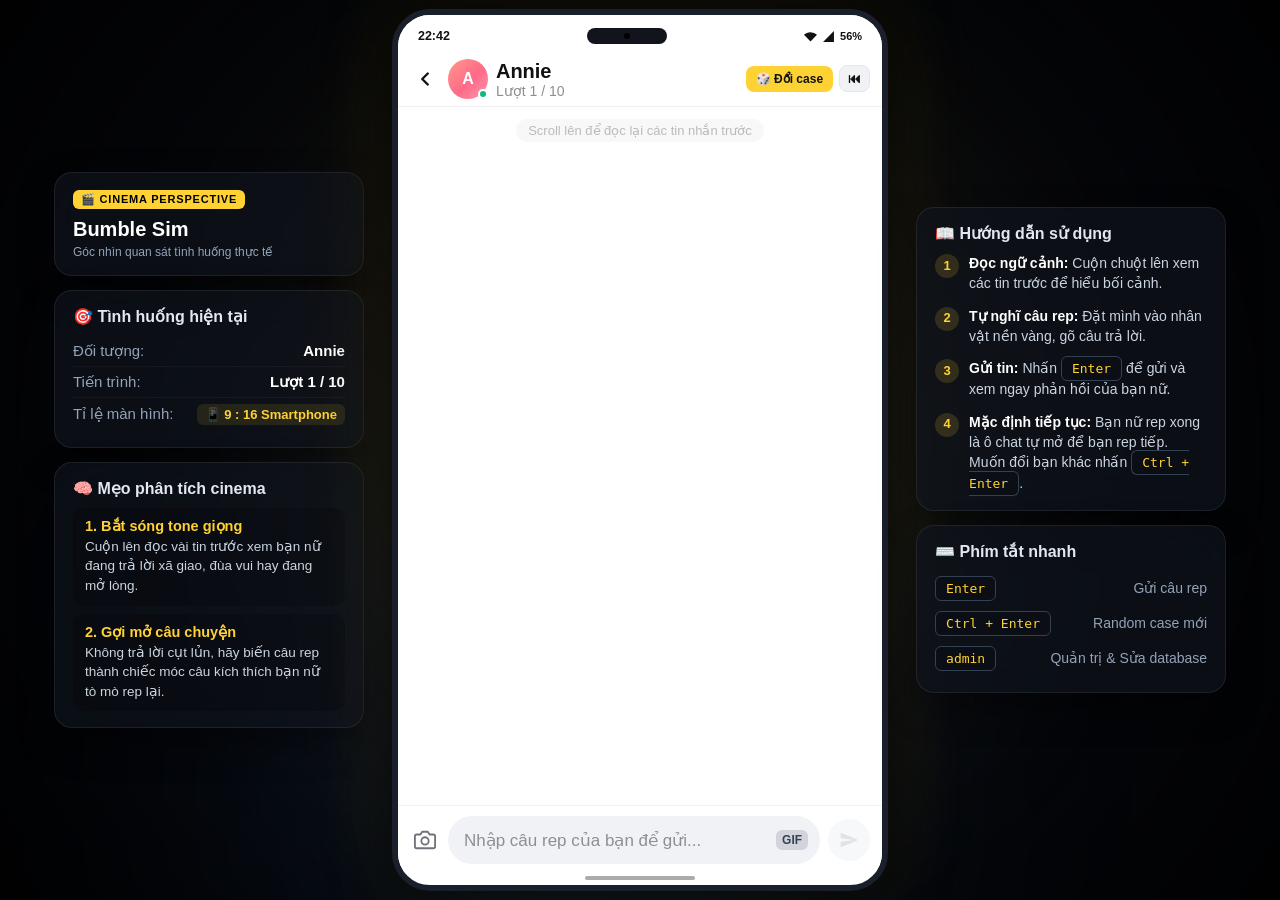
<file: index.html>
<!DOCTYPE html>
<html lang="vi">
<head>
  <meta charset="UTF-8">
  <meta name="viewport" content="width=device-width, initial-scale=1.0, maximum-scale=1.0, user-scalable=no">
  <title>Bumble Simulator - Cinema View (9:16)</title>
  <link rel="icon" type="image/x-icon" href="/static/favicon.ico">
  <link rel="apple-touch-icon" href="/static/icon.png">
  <link rel="preconnect" href="https://fonts.googleapis.com">
  <link rel="preconnect" href="https://fonts.gstatic.com" crossorigin>
  <style>
:root {
  --bumble-yellow: #FFD233;
  --bumble-yellow-hover: #F2C41D;
  --partner-bubble: #F1F2F6;
  --text-dark: #111111;
  --text-gray: #8E8E93;
  --bg-cinema: #07090E;
  --phone-bg: #FFFFFF;
}

* {
  box-sizing: border-box;
  margin: 0;
  padding: 0;
}

/* CINEMA ATMOSPHERE */
body {
  font-family: 'Plus Jakarta Sans', -apple-system, BlinkMacSystemFont, 'Segoe UI', Roboto, sans-serif;
  background-color: var(--bg-cinema);
  color: #FFFFFF;
  margin: 0;
  padding: 0;
  width: 100vw;
  height: 100vh;
  display: flex;
  justify-content: center;
  align-items: center;
  overflow: hidden;
  user-select: none;
  position: relative;
}

/* Cinema vignette & ambient glows */
.cinema-vignette {
  position: fixed;
  inset: 0;
  background: radial-gradient(circle at center, transparent 40%, rgba(0, 0, 0, 0.85) 100%);
  pointer-events: none;
  z-index: 1;
}

.cinema-glow {
  position: fixed;
  border-radius: 50%;
  filter: blur(140px);
  pointer-events: none;
  opacity: 0.14;
  z-index: 0;
}
.glow-yellow {
  width: 550px;
  height: 550px;
  background: var(--bumble-yellow);
  top: 15%;
  left: 50%;
  transform: translateX(-50%);
}
.glow-blue {
  width: 600px;
  height: 600px;
  background: #3B82F6;
  bottom: -200px;
  left: 20%;
}

/* CINEMA 3-COLUMN STAGE */
.cinema-stage {
  position: relative;
  z-index: 2;
  display: flex;
  justify-content: center;
  align-items: center;
  width: 100vw;
  height: 100vh;
  padding: 10px 24px;
  gap: 28px;
  box-sizing: border-box;
}

/* CINEMA WINGS (LEFT & RIGHT PANELS) */
.cinema-wing {
  width: 310px;
  max-width: 320px;
  height: calc(100vh - 20px);
  display: flex;
  flex-direction: column;
  justify-content: center;
  gap: 14px;
  flex-shrink: 0;
}

/* Glassmorphism Cards */
.glass-card {
  background: rgba(16, 20, 30, 0.65);
  backdrop-filter: blur(24px);
  -webkit-backdrop-filter: blur(24px);
  border: 1px solid rgba(255, 255, 255, 0.08);
  border-radius: 18px;
  padding: 16px 18px;
  box-shadow: 0 15px 35px rgba(0, 0, 0, 0.4);
}

.cinema-badge {
  display: inline-block;
  background: var(--bumble-yellow);
  color: #000000;
  font-weight: 800;
  font-size: 11px;
  padding: 3px 8px;
  border-radius: 6px;
  letter-spacing: 0.8px;
  margin-bottom: 8px;
}
.brand-title {
  font-size: 20px;
  font-weight: 800;
  color: #FFFFFF;
  line-height: 1.2;
}
.brand-desc {
  font-size: 12px;
  color: #94A3B8;
  margin-top: 4px;
}

.card-title {
  font-size: 16px;
  font-weight: 700;
  color: #E2E8F0;
  margin-bottom: 10px;
  display: flex;
  align-items: center;
  gap: 6px;
}

.cinema-metric {
  display: flex;
  justify-content: space-between;
  align-items: center;
  font-size: 15px;
  color: #94A3B8;
  padding: 6px 0;
  border-bottom: 1px solid rgba(255, 255, 255, 0.04);
}
.cinema-metric:last-child {
  border-bottom: none;
}
.metric-val {
  color: #FFFFFF;
}
.metric-badge {
  font-size: 13px;
  font-weight: 700;
  color: var(--bumble-yellow);
  background: rgba(255, 210, 51, 0.1);
  padding: 3px 8px;
  border-radius: 6px;
}

.tip-box {
  background: rgba(0, 0, 0, 0.2);
  border-radius: 10px;
  padding: 10px 12px;
  margin-bottom: 8px;
}
.tip-box:last-child {
  margin-bottom: 0;
}
.tip-title {
  font-size: 14.5px;
  font-weight: 700;
  color: var(--bumble-yellow);
  margin-bottom: 3px;
}
.tip-desc {
  font-size: 13.5px;
  line-height: 1.45;
  color: #CBD5E1;
}

/* Guide Steps */
.guide-steps {
  display: flex;
  flex-direction: column;
  gap: 12px;
}
.step-item {
  display: flex;
  align-items: flex-start;
  gap: 10px;
  font-size: 14px;
  line-height: 1.45;
  color: #CBD5E1;
}
.step-badge {
  width: 24px;
  height: 24px;
  border-radius: 50%;
  background: rgba(255, 210, 51, 0.15);
  color: var(--bumble-yellow);
  font-weight: 800;
  font-size: 13px;
  display: flex;
  align-items: center;
  justify-content: center;
  flex-shrink: 0;
  margin-top: 1px;
}
.step-item strong {
  color: #FFFFFF;
}

.hotkey-row {
  display: flex;
  justify-content: space-between;
  align-items: center;
  font-size: 14px;
  color: #94A3B8;
  padding: 5px 0;
}
kbd {
  background: #0B0E14;
  border: 1px solid #334155;
  border-radius: 6px;
  padding: 4px 10px;
  font-family: monospace;
  font-size: 13px;
  color: var(--bumble-yellow);
}

/* CENTER COLUMN: 9:16 PHONE IN SPOTLIGHT */
.cinema-center {
  height: 100vh;
  display: flex;
  justify-content: center;
  align-items: center;
  flex-shrink: 0;
}

.phone-spotlight {
  height: calc(100vh - 16px);
  aspect-ratio: 9 / 16;
  max-height: 98vh;
  display: flex;
  justify-content: center;
  align-items: center;
}

/* PHONE CONTAINER: EXACT 9:16 RATIO */
.phone-container {
  width: 100%;
  height: 100%;
  aspect-ratio: 9 / 16;
  background-color: var(--phone-bg);
  color: var(--text-dark);
  border-radius: 38px;
  border: 6px solid #1A1F2C;
  box-shadow: 
    0 0 60px rgba(0, 0, 0, 0.95), 
    0 0 100px rgba(255, 210, 51, 0.12),
    inset 0 0 0 1.5px rgba(255, 255, 255, 0.12);
  display: flex;
  flex-direction: column;
  position: relative;
  overflow: hidden;
}

/* Phone Status Bar */
.status-bar {
  height: 36px;
  padding: 6px 20px 0 20px;
  display: flex;
  justify-content: space-between;
  align-items: center;
  font-size: 12.5px;
  font-weight: 600;
  background-color: var(--phone-bg);
  color: var(--text-dark);
  flex-shrink: 0;
  z-index: 20;
}
.status-notch {
  width: 80px;
  height: 16px;
  background: #11141D;
  border-radius: 10px;
  display: flex;
  align-items: center;
  justify-content: center;
}
.notch-camera {
  width: 6px;
  height: 6px;
  border-radius: 50%;
  background: #000000;
}
.status-indicators {
  display: flex;
  align-items: center;
  gap: 5px;
}
.battery-pct {
  font-size: 11px;
  font-weight: 700;
}

/* Bumble Header */
.bumble-header {
  height: 56px;
  display: flex;
  align-items: center;
  justify-content: space-between;
  padding: 0 12px;
  background-color: var(--phone-bg);
  border-bottom: 1px solid rgba(0, 0, 0, 0.06);
  z-index: 15;
  flex-shrink: 0;
}

.header-left {
  display: flex;
  align-items: center;
  gap: 8px;
  min-width: 0;
}
.icon-btn {
  background: transparent;
  border: none;
  cursor: pointer;
  color: var(--text-dark);
  display: flex;
  align-items: center;
  justify-content: center;
  padding: 4px;
  border-radius: 50%;
}
.icon-btn:hover {
  background: rgba(0, 0, 0, 0.05);
}

.avatar-wrap {
  position: relative;
  width: 40px;
  height: 40px;
  border-radius: 50%;
  background: linear-gradient(135deg, #FF9A8B 0%, #FF6A88 55%, #FF99AC 100%);
  display: flex;
  align-items: center;
  justify-content: center;
  flex-shrink: 0;
}
.avatar {
  color: #FFFFFF;
  font-weight: 700;
  font-size: 16px;
  text-transform: uppercase;
}
.online-dot {
  position: absolute;
  bottom: 0;
  right: 0;
  width: 10px;
  height: 10px;
  background-color: #10B981;
  border: 2px solid #FFFFFF;
  border-radius: 50%;
}

.header-user-info {
  display: flex;
  flex-direction: column;
  min-width: 0;
}
.user-name {
  font-size: 20px;
  font-weight: 700;
  color: var(--text-dark);
  line-height: 1.2;
  white-space: nowrap;
  overflow: hidden;
  text-overflow: ellipsis;
}
.turn-counter {
  font-size: 14px;
  color: var(--text-gray);
  font-weight: 500;
}

.header-right {
  display: flex;
  align-items: center;
  gap: 6px;
  flex-shrink: 0;
}
.nav-btn-random {
  background: var(--bumble-yellow);
  border: none;
  color: var(--text-dark);
  font-size: 12px;
  font-weight: 700;
  padding: 6px 10px;
  border-radius: 8px;
  cursor: pointer;
  font-family: inherit;
  transition: all 0.15s ease;
  white-space: nowrap;
}
.nav-btn-random:hover {
  background: var(--bumble-yellow-hover);
  transform: translateY(-1px);
}
.nav-btn-restart {
  background: #F1F2F6;
  border: 1px solid #E5E7EB;
  color: var(--text-dark);
  font-size: 13px;
  font-weight: 700;
  padding: 5px 8px;
  border-radius: 8px;
  cursor: pointer;
  font-family: inherit;
  transition: all 0.15s ease;
}
.nav-btn-restart:hover {
  background: #E5E7EB;
}

/* Chat Body (Messages Scroll Area) */
.chat-body {
  flex: 1;
  overflow-y: auto;
  padding: 14px 14px 18px 14px;
  display: flex;
  flex-direction: column;
  gap: 6px;
  background-color: #FFFFFF;
  scroll-behavior: smooth;
  user-select: text;
  scrollbar-width: none !important;
  -ms-overflow-style: none !important;
}
.chat-body::-webkit-scrollbar {
  display: none !important;
  width: 0 !important;
  height: 0 !important;
}

.history-hint {
  text-align: center;
  margin-bottom: 6px;
  opacity: 0.6;
}
.history-hint span {
  font-size: 13px;
  color: var(--text-gray);
  background: #F4F4F6;
  padding: 4px 12px;
  border-radius: 12px;
}

.date-divider {
  align-self: center;
  font-size: 14.5px;
  color: var(--text-gray);
  margin: 12px 0 6px 0;
  font-weight: 500;
}

/* Message Groups */
.msg-group {
  display: flex;
  flex-direction: column;
  gap: 3px;
  width: 100%;
}
.msg-group.them {
  align-items: flex-start;
}
.msg-group.me {
  align-items: flex-end;
}

.bubble-container {
  position: relative;
  max-width: 82%;
  display: flex;
  flex-direction: column;
}

.chat-bubble {
  padding: 11px 16px;
  font-size: 18.5px;
  line-height: 1.42;
  word-break: break-word;
  white-space: pre-wrap;
  position: relative;
}

/* Partner Bubble: Gray */
.them .chat-bubble {
  background-color: var(--partner-bubble);
  color: var(--text-dark);
  border-radius: 18px 18px 18px 5px;
}
.them .msg-group .bubble-container:not(:last-child) .chat-bubble {
  border-radius: 18px 18px 18px 18px;
}

/* My Bubble: Bumble Yellow */
.me .chat-bubble {
  background-color: var(--bumble-yellow);
  color: var(--text-dark);
  border-radius: 18px 18px 5px 18px;
}
.me .msg-group .bubble-container:not(:last-child) .chat-bubble {
  border-radius: 18px 18px 18px 18px;
}

/* User's typed bubble */
.me .user-typed-bubble {
  background: #FFE885;
  border: 1.5px dashed #D6A400;
}

/* Tag labels */
.bubble-tag {
  display: inline-flex;
  align-items: center;
  font-size: 12.5px;
  font-weight: 700;
  padding: 3px 8px;
  border-radius: 6px;
  margin-bottom: 3px;
  width: fit-content;
}
.tag-solution {
  background: #111111;
  color: var(--bumble-yellow);
  align-self: flex-end;
}
.tag-user {
  background: #475569;
  color: #FFFFFF;
  align-self: flex-end;
}

/* COMPACT QUOTE BOX - 1 LINE ONLY */
.quote-box {
  background: rgba(0, 0, 0, 0.08);
  border-left: 3px solid rgba(0, 0, 0, 0.4);
  padding: 4px 10px;
  border-radius: 6px;
  margin-bottom: 5px;
  font-size: 14.5px;
  max-height: 38px;
  overflow: hidden;
  text-overflow: ellipsis;
  white-space: nowrap;
  display: block;
  width: 100%;
}
.quote-sender {
  font-weight: 700;
  font-size: 13.5px;
  opacity: 0.8;
}
.quote-text {
  overflow: hidden;
  text-overflow: ellipsis;
  white-space: nowrap;
  opacity: 0.85;
}

.media-tag {
  display: inline-flex;
  align-items: center;
  gap: 6px;
  background: rgba(0, 0, 0, 0.06);
  padding: 5px 10px;
  border-radius: 10px;
  font-size: 15.5px;
  font-weight: 500;
}

/* Real Bumble Typing Dots Bubble */
.real-typing-bubble {
  align-self: flex-start;
  background-color: var(--partner-bubble);
  padding: 10px 14px;
  border-radius: 16px 16px 16px 4px;
  display: inline-flex;
  align-items: center;
  gap: 4px;
  margin: 3px 0 5px 0;
  width: fit-content;
}
.real-typing-bubble .dot {
  width: 6px;
  height: 6px;
  border-radius: 50%;
  background: #8E8E93;
  animation: typingDotBounce 1.2s infinite ease-in-out;
}
.real-typing-bubble .dot:nth-child(2) { animation-delay: 0.18s; }
.real-typing-bubble .dot:nth-child(3) { animation-delay: 0.36s; }

@keyframes typingDotBounce {
  0%, 80%, 100% { transform: translateY(0); }
  40% { transform: translateY(-4px); }
}

/* Decision Bar */
.decision-card {
  padding: 8px 10px 10px 10px;
  background: #FFFFFF;
  border-top: 1px solid rgba(0, 0, 0, 0.06);
  flex-shrink: 0;
  animation: popIn 0.2s ease-out;
}
.decision-card.hidden {
  display: none;
}
@keyframes popIn {
  from { opacity: 0; transform: translateY(8px); }
  to { opacity: 1; transform: translateY(0); }
}
.decision-title {
  font-size: 14px;
  font-weight: 700;
  color: #374151;
  margin-bottom: 8px;
  text-align: center;
}
.decision-buttons {
  display: flex;
  flex-direction: column;
  gap: 8px;
}
.btn-decide-continue, .btn-decide-random {
  padding: 10px 14px;
  border-radius: 12px;
  border: none;
  cursor: pointer;
  text-align: left;
  font-family: inherit;
  transition: all 0.15s ease;
  display: flex;
  flex-direction: column;
}
.btn-decide-continue {
  background: var(--bumble-yellow);
  color: var(--text-dark);
}
.btn-decide-continue:hover {
  background: var(--bumble-yellow-hover);
  transform: translateY(-1px);
}
.btn-decide-random {
  background: #FFFFFF;
  color: #1F2937;
  border: 1px solid #D1D5DB;
}
.btn-decide-random:hover {
  background: #F3F4F6;
  transform: translateY(-1px);
}
.btn-decide-continue strong, .btn-decide-random strong {
  font-size: 16px;
  font-weight: 700;
}
.btn-decide-continue small, .btn-decide-random small {
  font-size: 13.5px;
  opacity: 0.8;
}

/* Bumble Footer Input Bar */
.chat-footer {
  padding: 10px 12px 10px 12px;
  background-color: var(--phone-bg);
  border-top: 1px solid rgba(0, 0, 0, 0.05);
  display: flex;
  align-items: center;
  gap: 8px;
  z-index: 10;
  flex-shrink: 0;
}

.footer-media-btn {
  background: transparent;
  border: none;
  cursor: pointer;
  color: #71717A;
  padding: 4px;
  border-radius: 50%;
  display: flex;
  align-items: center;
  justify-content: center;
}
.footer-media-btn:hover {
  color: var(--text-dark);
}

.input-pill {
  flex: 1;
  display: flex;
  align-items: center;
  background: #F1F2F6;
  border-radius: 26px;
  padding: 4px 12px 4px 16px;
  position: relative;
  transition: all 0.2s;
}
.input-pill:focus-within {
  background: #E8EAEE;
}
.input-pill.shake {
  animation: shakeInput 0.35s ease-in-out;
  border: 1px solid #EF4444;
}
@keyframes shakeInput {
  0%, 100% { transform: translateX(0); }
  25% { transform: translateX(-5px); }
  75% { transform: translateX(5px); }
}

.input-field {
  width: 100%;
  border: none;
  background: transparent;
  outline: none;
  font-family: inherit;
  font-size: 18.5px;
  color: var(--text-dark);
  padding: 7px 0;
  line-height: 1.4;
}
.input-field::placeholder {
  color: var(--text-gray);
  font-size: 17px;
}

.gif-badge {
  font-size: 12px;
  font-weight: 800;
  background: #D1D5DB;
  color: #374151;
  padding: 3px 6px;
  border-radius: 6px;
  cursor: pointer;
}

.btn-send-circle {
  width: 42px;
  height: 42px;
  border-radius: 50%;
  border: none;
  background: var(--bumble-yellow);
  color: var(--text-dark);
  display: flex;
  align-items: center;
  justify-content: center;
  cursor: pointer;
  transition: all 0.15s ease;
  flex-shrink: 0;
}
.btn-send-circle:hover:not(.disabled) {
  background: var(--bumble-yellow-hover);
  transform: scale(1.08);
}
.btn-send-circle.disabled {
  opacity: 0.3;
  cursor: not-allowed;
  background: #E5E7EB;
  color: #9CA3AF;
  transform: none;
}

/* Home Indicator */
.home-indicator {
  width: 110px;
  height: 4px;
  background: #111111;
  border-radius: 4px;
  align-self: center;
  margin: 2px 0 5px 0;
  opacity: 0.35;
  flex-shrink: 0;
}

.notice-box {
  text-align: center;
  padding: 16px 10px;
  font-size: 13px;
  color: var(--text-gray);
  line-height: 1.5;
}
.notice-box.success {
  color: #10B981;
  font-weight: 700;
}

/* RESPONSIVE: When screen is under 1150px, collapse wings to focus on 9:16 phone */
@media (max-width: 1150px) {
  .cinema-wing {
    display: none;
  }
}


/* ====================================================
   ADMIN CASE INSPECTOR MODAL
   ==================================================== */
.admin-modal-overlay {
  position: fixed;
  inset: 0;
  background: rgba(0, 0, 0, 0.88);
  backdrop-filter: blur(16px);
  -webkit-backdrop-filter: blur(16px);
  z-index: 9999;
  display: flex;
  justify-content: center;
  align-items: center;
  padding: 20px;
  animation: fadeInModal 0.2s ease-out;
}
.admin-modal-overlay.hidden {
  display: none;
}
@keyframes fadeInModal {
  from { opacity: 0; transform: scale(0.97); }
  to { opacity: 1; transform: scale(1); }
}

.admin-box {
  width: 100%;
  max-width: 1150px;
  height: 90vh;
  background: #10131B;
  border: 1px solid rgba(255, 255, 255, 0.12);
  border-radius: 22px;
  display: flex;
  flex-direction: column;
  overflow: hidden;
  box-shadow: 0 30px 80px rgba(0, 0, 0, 0.95);
}

.admin-header {
  height: 60px;
  padding: 0 24px;
  display: flex;
  justify-content: space-between;
  align-items: center;
  border-bottom: 1px solid rgba(255, 255, 255, 0.08);
  background: rgba(20, 24, 34, 0.9);
  flex-shrink: 0;
}
.admin-title {
  display: flex;
  align-items: center;
  gap: 12px;
}
.admin-shield {
  font-size: 24px;
}
.admin-title strong {
  font-size: 16px;
  color: #FFFFFF;
  display: block;
}
.admin-title small {
  font-size: 12px;
  color: #94A3B8;
}
.admin-close-btn {
  background: rgba(255, 255, 255, 0.08);
  border: none;
  color: #CBD5E1;
  font-size: 18px;
  width: 34px;
  height: 34px;
  border-radius: 50%;
  cursor: pointer;
  display: flex;
  align-items: center;
  justify-content: center;
  transition: all 0.15s ease;
}
.admin-close-btn:hover {
  background: #EF4444;
  color: #FFFFFF;
}

.admin-body {
  flex: 1;
  display: flex;
  overflow: hidden;
}

/* Cột danh sách chat */
.admin-chat-list {
  width: 300px;
  border-right: 1px solid rgba(255, 255, 255, 0.08);
  display: flex;
  flex-direction: column;
  background: rgba(14, 17, 24, 0.7);
  flex-shrink: 0;
}
.admin-list-header {
  padding: 14px 16px;
  font-size: 13px;
  font-weight: 700;
  color: #94A3B8;
  border-bottom: 1px solid rgba(255, 255, 255, 0.06);
}
.admin-list-items {
  flex: 1;
  overflow-y: auto;
  padding: 8px;
  display: flex;
  flex-direction: column;
  gap: 4px;
}
.admin-chat-item {
  padding: 10px 14px;
  border-radius: 10px;
  cursor: pointer;
  display: flex;
  justify-content: space-between;
  align-items: center;
  transition: all 0.15s ease;
  background: transparent;
  color: #E2E8F0;
  font-size: 14px;
}
.admin-chat-item:hover {
  background: rgba(255, 255, 255, 0.06);
}
.admin-chat-item.active {
  background: rgba(255, 210, 51, 0.15);
  color: var(--bumble-yellow);
  font-weight: 700;
  border: 1px solid rgba(255, 210, 51, 0.3);
}
.admin-chat-badge {
  font-size: 11px;
  color: #94A3B8;
  background: rgba(0, 0, 0, 0.3);
  padding: 2px 7px;
  border-radius: 6px;
}

/* Cột xem toàn bộ tin nhắn */
.admin-chat-view {
  flex: 1;
  display: flex;
  flex-direction: column;
  background: #0B0E14;
  overflow: hidden;
}
.admin-view-header {
  padding: 12px 20px;
  border-bottom: 1px solid rgba(255, 255, 255, 0.08);
  display: flex;
  justify-content: space-between;
  align-items: center;
  background: rgba(16, 20, 28, 0.6);
  flex-shrink: 0;
}
.admin-partner-name {
  font-size: 17px;
  font-weight: 700;
  color: #FFFFFF;
}
.admin-partner-count {
  font-size: 13px;
  color: #94A3B8;
  margin-left: 8px;
}
.btn-admin-play {
  background: var(--bumble-yellow);
  color: #111111;
  font-size: 13px;
  font-weight: 700;
  padding: 8px 14px;
  border-radius: 10px;
  border: none;
  cursor: pointer;
  font-family: inherit;
  transition: all 0.15s ease;
}
.btn-admin-play:hover {
  background: var(--bumble-yellow-hover);
  transform: translateY(-1px);
}

.admin-top-actions {
  display: flex;
  align-items: center;
  gap: 12px;
}
.btn-admin-new-case {
  background: rgba(59, 130, 246, 0.2);
  color: #60A5FA;
  border: 1px solid rgba(59, 130, 246, 0.4);
  font-size: 13px;
  font-weight: 700;
  padding: 8px 14px;
  border-radius: 10px;
  cursor: pointer;
  font-family: inherit;
  transition: all 0.15s ease;
}
.btn-admin-new-case:hover {
  background: #2563EB;
  color: #FFFFFF;
  transform: translateY(-1px);
}
.admin-actions-group {
  display: flex;
  align-items: center;
  gap: 10px;
}
.btn-admin-save {
  background: rgba(16, 185, 129, 0.2);
  color: #34D399;
  border: 1px solid rgba(16, 185, 129, 0.4);
  font-size: 13px;
  font-weight: 700;
  padding: 8px 14px;
  border-radius: 10px;
  cursor: pointer;
  font-family: inherit;
  transition: all 0.15s ease;
  display: flex;
  align-items: center;
  gap: 6px;
}
.btn-admin-save:hover {
  background: #059669;
  color: #FFFFFF;
  transform: translateY(-1px);
}

.admin-messages-scroll {
  flex: 1;
  overflow-y: auto;
  padding: 16px 20px;
  display: flex;
  flex-direction: column;
  gap: 12px;
  background: #0B0E14;
}
.admin-empty-hint {
  text-align: center;
  color: #64748B;
  font-size: 15px;
  margin-top: 100px;
}

/* Thẻ tin nhắn có thể sửa trực tiếp trong Admin view */
.admin-edit-card {
  display: flex;
  flex-direction: column;
  gap: 8px;
  padding: 12px 14px;
  border-radius: 12px;
  background: rgba(255, 255, 255, 0.04);
  border: 1px solid rgba(255, 255, 255, 0.08);
  transition: all 0.15s ease;
}
.admin-edit-card.admin-card-me {
  background: rgba(255, 210, 51, 0.08);
  border-color: rgba(255, 210, 51, 0.25);
}
.admin-edit-card.admin-card-them {
  background: rgba(255, 255, 255, 0.05);
  border-color: rgba(255, 255, 255, 0.12);
}
.admin-card-header {
  display: flex;
  justify-content: space-between;
  align-items: center;
  font-size: 12px;
  gap: 8px;
}
.admin-card-meta {
  display: flex;
  align-items: center;
  gap: 8px;
  flex: 1;
}
.drag-handle {
  cursor: grab;
  color: #64748B;
  font-size: 16px;
  user-select: none;
  padding: 0 4px;
  display: flex;
  align-items: center;
  transition: color 0.15s ease;
}
.drag-handle:hover {
  color: var(--bumble-yellow);
}
.admin-badge-id {
  font-weight: 700;
  color: #94A3B8;
  font-size: 11px;
  min-width: 28px;
}
.admin-order-actions {
  display: flex;
  align-items: center;
  gap: 4px;
}
.btn-card-action {
  background: rgba(255, 255, 255, 0.08);
  border: 1px solid rgba(255, 255, 255, 0.1);
  color: #CBD5E1;
  padding: 3px 8px;
  border-radius: 6px;
  font-size: 12px;
  cursor: pointer;
  font-family: inherit;
  transition: all 0.12s ease;
  display: flex;
  align-items: center;
  gap: 2px;
}
.btn-card-action:hover:not(:disabled) {
  background: rgba(255, 255, 255, 0.2);
  color: #FFFFFF;
}
.btn-card-action:disabled {
  opacity: 0.25;
  cursor: not-allowed;
}
.btn-card-insert {
  background: rgba(16, 185, 129, 0.15);
  border-color: rgba(16, 185, 129, 0.35);
  color: #34D399;
}
.btn-card-insert:hover {
  background: #059669;
  color: #FFFFFF;
}
.btn-card-del {
  background: rgba(239, 68, 68, 0.15);
  border-color: rgba(239, 68, 68, 0.3);
  color: #F87171;
}
.btn-card-del:hover {
  background: #DC2626;
  color: #FFFFFF;
}

.admin-edit-card.dragging {
  opacity: 0.35;
  border-style: dashed;
  border-color: var(--bumble-yellow);
}
.admin-edit-card.drag-over {
  border-top: 2px solid var(--bumble-yellow);
  box-shadow: 0 -4px 12px rgba(255, 210, 51, 0.25);
}
.admin-edit-sender {
  background: rgba(0, 0, 0, 0.4);
  color: #F1F5F9;
  border: 1px solid rgba(255, 255, 255, 0.15);
  border-radius: 6px;
  padding: 4px 8px;
  font-size: 12.5px;
  font-weight: 600;
  outline: none;
  cursor: pointer;
  font-family: inherit;
}
.admin-card-me .admin-edit-sender {
  border-color: rgba(255, 210, 51, 0.4);
  color: var(--bumble-yellow);
}
.admin-btn-del {
  background: transparent;
  border: none;
  color: #64748B;
  cursor: pointer;
  font-size: 14px;
  padding: 4px 8px;
  border-radius: 6px;
  transition: all 0.12s ease;
}
.admin-btn-del:hover {
  background: rgba(239, 68, 68, 0.2);
  color: #EF4444;
}
.admin-edit-text {
  width: 100%;
  background: rgba(0, 0, 0, 0.35);
  color: #FFFFFF;
  border: 1px solid rgba(255, 255, 255, 0.12);
  border-radius: 8px;
  padding: 8px 12px;
  font-family: inherit;
  font-size: 14.5px;
  line-height: 1.45;
  resize: vertical;
  min-height: 48px;
  outline: none;
  transition: border-color 0.15s ease;
}
.admin-edit-text:focus {
  border-color: var(--bumble-yellow);
}

/* Thanh thêm tin nhắn mới ở cuối Admin view */
.admin-add-msg-bar {
  padding: 12px 18px;
  background: rgba(16, 20, 28, 0.95);
  border-top: 1px solid rgba(255, 255, 255, 0.08);
  display: flex;
  gap: 10px;
  align-items: center;
  flex-shrink: 0;
}
.admin-select-sender {
  background: rgba(255, 255, 255, 0.08);
  color: #F1F5F9;
  border: 1px solid rgba(255, 255, 255, 0.15);
  border-radius: 8px;
  padding: 8px 10px;
  font-size: 13px;
  outline: none;
  cursor: pointer;
  font-family: inherit;
}
.admin-msg-input {
  flex: 1;
  background: rgba(255, 255, 255, 0.08);
  color: #FFFFFF;
  border: 1px solid rgba(255, 255, 255, 0.15);
  border-radius: 8px;
  padding: 8px 14px;
  font-size: 14px;
  outline: none;
  font-family: inherit;
}
.admin-msg-input:focus {
  border-color: var(--bumble-yellow);
}
.btn-admin-add-msg {
  background: var(--bumble-yellow);
  color: #111111;
  border: none;
  border-radius: 8px;
  padding: 8px 16px;
  font-size: 13.5px;
  font-weight: 700;
  cursor: pointer;
  font-family: inherit;
  white-space: nowrap;
  transition: all 0.15s ease;
}
.btn-admin-add-msg:hover {
  background: var(--bumble-yellow-hover);
  transform: translateY(-1px);
}

/* GIAO DIỆN TẠO MỚI CASE */
.admin-create-view {
  flex: 1;
  display: flex;
  flex-direction: column;
  background: #0B0E14;
  overflow: hidden;
}
.btn-admin-cancel-create {
  background: rgba(255, 255, 255, 0.08);
  border: none;
  color: #CBD5E1;
  padding: 7px 14px;
  border-radius: 8px;
  font-size: 13px;
  cursor: pointer;
  font-family: inherit;
}
.btn-admin-cancel-create:hover {
  background: rgba(255, 255, 255, 0.15);
}
.admin-create-body {
  flex: 1;
  overflow-y: auto;
  padding: 20px 28px;
  display: flex;
  flex-direction: column;
  gap: 16px;
}
.create-mode-tabs {
  display: flex;
  gap: 8px;
  border-bottom: 1px solid rgba(255, 255, 255, 0.08);
  padding-bottom: 10px;
}
.tab-btn {
  background: transparent;
  color: #94A3B8;
  border: 1px solid rgba(255, 255, 255, 0.1);
  padding: 8px 16px;
  border-radius: 8px;
  font-size: 13.5px;
  font-weight: 600;
  cursor: pointer;
  font-family: inherit;
  transition: all 0.15s ease;
}
.tab-btn:hover {
  color: #FFFFFF;
  background: rgba(255, 255, 255, 0.05);
}
.tab-btn.active {
  background: var(--bumble-yellow);
  color: #111111;
  border-color: var(--bumble-yellow);
}
.form-group {
  display: flex;
  flex-direction: column;
  gap: 8px;
}
.form-group label {
  font-size: 13.5px;
  font-weight: 600;
  color: #CBD5E1;
}
.form-control {
  background: rgba(255, 255, 255, 0.06);
  border: 1px solid rgba(255, 255, 255, 0.12);
  border-radius: 8px;
  padding: 10px 14px;
  color: #FFFFFF;
  font-size: 14.5px;
  font-family: inherit;
  outline: none;
}
.form-control:focus {
  border-color: var(--bumble-yellow);
}
.form-control-textarea {
  width: 100%;
  background: rgba(255, 255, 255, 0.06);
  border: 1px solid rgba(255, 255, 255, 0.12);
  border-radius: 8px;
  padding: 12px 14px;
  color: #A7F3D0;
  font-size: 13.5px;
  font-family: 'Consolas', 'Courier New', monospace;
  line-height: 1.5;
  outline: none;
  resize: vertical;
}
.form-control-textarea:focus {
  border-color: var(--bumble-yellow);
}
.create-msgs-list {
  display: flex;
  flex-direction: column;
  gap: 8px;
  max-height: 220px;
  overflow-y: auto;
  padding: 8px;
  background: rgba(0, 0, 0, 0.3);
  border-radius: 8px;
  border: 1px solid rgba(255, 255, 255, 0.06);
}
.create-msg-item {
  display: flex;
  justify-content: space-between;
  align-items: center;
  padding: 6px 12px;
  border-radius: 6px;
  font-size: 13px;
  background: rgba(255, 255, 255, 0.05);
}
.create-msg-item.item-me {
  color: var(--bumble-yellow);
  background: rgba(255, 210, 51, 0.1);
}
.create-add-row {
  display: flex;
  gap: 8px;
  margin-top: 6px;
}
.create-submit-bar {
  margin-top: 10px;
  display: flex;
  justify-content: flex-end;
}
.btn-create-submit {
  background: #10B981;
  color: #FFFFFF;
  border: none;
  padding: 10px 20px;
  border-radius: 10px;
  font-size: 14px;
  font-weight: 700;
  cursor: pointer;
  font-family: inherit;
  transition: all 0.15s ease;
}
.btn-create-submit:hover {
  background: #059669;
  transform: translateY(-1px);
}

/* Từng dòng tin nhắn trong Admin view */
.admin-msg-row {
  display: flex;
  flex-direction: column;
  max-width: 75%;
}
.admin-msg-row.admin-me {
  align-self: flex-end;
}
.admin-msg-row.admin-them {
  align-self: flex-start;
}
.admin-msg-meta {
  font-size: 11px;
  color: #64748B;
  margin-bottom: 2px;
  display: flex;
  gap: 8px;
}
.admin-me .admin-msg-meta {
  justify-content: flex-end;
}
.admin-msg-bubble {
  padding: 10px 15px;
  border-radius: 16px;
  font-size: 15px;
  line-height: 1.4;
  word-break: break-word;
}
.admin-them .admin-msg-bubble {
  background: #F1F2F6;
  color: #111111;
  border-bottom-left-radius: 4px;
}
.admin-me .admin-msg-bubble {
  background: var(--bumble-yellow);
  color: #111111;
  border-bottom-right-radius: 4px;
}

/* Hướng dẫn JSON cho AI đọc hiểu */
.json-guide-bar {
  display: flex;
  justify-content: space-between;
  align-items: center;
  flex-wrap: wrap;
  gap: 12px;
  background: rgba(30, 41, 59, 0.45);
  border: 1px solid rgba(255, 255, 255, 0.08);
  border-radius: 12px;
  padding: 12px 16px;
  margin-bottom: 12px;
}
.json-guide-title strong {
  color: #38BDF8;
  font-size: 14px;
}
.json-guide-title small {
  display: block;
  color: #94A3B8;
  font-size: 12px;
  margin-top: 2px;
}
.json-guide-actions {
  display: flex;
  gap: 8px;
  flex-wrap: wrap;
}
.btn-guide-action {
  background: rgba(255, 255, 255, 0.08);
  color: #E2E8F0;
  border: 1px solid rgba(255, 255, 255, 0.12);
  padding: 6px 12px;
  border-radius: 8px;
  font-size: 12.5px;
  font-weight: 600;
  cursor: pointer;
  font-family: inherit;
  transition: all 0.15s ease;
}
.btn-guide-action:hover {
  background: rgba(255, 255, 255, 0.16);
  color: #FFFFFF;
}
.btn-copy-prompt {
  background: rgba(14, 165, 233, 0.15);
  color: #38BDF8;
  border-color: rgba(14, 165, 233, 0.35);
}
.btn-copy-prompt:hover {
  background: #0284C7;
  color: #FFFFFF;
  transform: translateY(-1px);
}
.btn-sample-json {
  background: rgba(168, 85, 247, 0.15);
  color: #C084FC;
  border-color: rgba(168, 85, 247, 0.35);
}
.btn-sample-json:hover {
  background: #9333EA;
  color: #FFFFFF;
  transform: translateY(-1px);
}

.json-guide-box {
  background: rgba(15, 23, 42, 0.6);
  border: 1px solid rgba(56, 189, 248, 0.2);
  border-radius: 12px;
  padding: 14px 16px;
  display: flex;
  flex-direction: column;
  gap: 10px;
}
.guide-box-header {
  font-size: 13px;
  color: #E2E8F0;
}
.guide-rules-grid {
  display: grid;
  grid-template-columns: repeat(auto-fit, minmax(280px, 1fr));
  gap: 8px 16px;
}
.guide-rule-item {
  display: flex;
  align-items: baseline;
  gap: 8px;
  font-size: 12.5px;
  color: #CBD5E1;
  line-height: 1.4;
}
.guide-rule-item code {
  background: rgba(0, 0, 0, 0.5);
  color: var(--bumble-yellow);
  padding: 2px 6px;
  border-radius: 4px;
  font-family: 'Consolas', monospace;
  font-size: 11.5px;
  flex-shrink: 0;
}

.admin-footer {
  padding: 10px 20px;
  background: rgba(14, 17, 24, 0.9);
  border-top: 1px solid rgba(255, 255, 255, 0.08);
  font-size: 12.5px;
  color: #94A3B8;
  display: flex;
  align-items: center;
  justify-content: center;
  flex-shrink: 0;
}
.admin-footer strong {
  color: var(--bumble-yellow);
}

</style>
  <style>
:root {
  --bumble-yellow: #FFD233;
  --bumble-yellow-hover: #F2C41D;
  --partner-bubble: #F1F2F6;
  --text-dark: #111111;
  --text-gray: #8E8E93;
  --bg-cinema: #07090E;
  --phone-bg: #FFFFFF;
}

* {
  box-sizing: border-box;
  margin: 0;
  padding: 0;
}

/* CINEMA ATMOSPHERE */
body {
  font-family: 'Plus Jakarta Sans', -apple-system, BlinkMacSystemFont, 'Segoe UI', Roboto, sans-serif;
  background-color: var(--bg-cinema);
  color: #FFFFFF;
  margin: 0;
  padding: 0;
  width: 100vw;
  height: 100vh;
  display: flex;
  justify-content: center;
  align-items: center;
  overflow: hidden;
  user-select: none;
  position: relative;
}

/* Cinema vignette & ambient glows */
.cinema-vignette {
  position: fixed;
  inset: 0;
  background: radial-gradient(circle at center, transparent 40%, rgba(0, 0, 0, 0.85) 100%);
  pointer-events: none;
  z-index: 1;
}

.cinema-glow {
  position: fixed;
  border-radius: 50%;
  filter: blur(140px);
  pointer-events: none;
  opacity: 0.14;
  z-index: 0;
}
.glow-yellow {
  width: 550px;
  height: 550px;
  background: var(--bumble-yellow);
  top: 15%;
  left: 50%;
  transform: translateX(-50%);
}
.glow-blue {
  width: 600px;
  height: 600px;
  background: #3B82F6;
  bottom: -200px;
  left: 20%;
}

/* CINEMA 3-COLUMN STAGE */
.cinema-stage {
  position: relative;
  z-index: 2;
  display: flex;
  justify-content: center;
  align-items: center;
  width: 100vw;
  height: 100vh;
  padding: 10px 24px;
  gap: 28px;
  box-sizing: border-box;
}

/* CINEMA WINGS (LEFT & RIGHT PANELS) */
.cinema-wing {
  width: 310px;
  max-width: 320px;
  height: calc(100vh - 20px);
  display: flex;
  flex-direction: column;
  justify-content: center;
  gap: 14px;
  flex-shrink: 0;
}

/* Glassmorphism Cards */
.glass-card {
  background: rgba(16, 20, 30, 0.65);
  backdrop-filter: blur(24px);
  -webkit-backdrop-filter: blur(24px);
  border: 1px solid rgba(255, 255, 255, 0.08);
  border-radius: 18px;
  padding: 16px 18px;
  box-shadow: 0 15px 35px rgba(0, 0, 0, 0.4);
}

.cinema-badge {
  display: inline-block;
  background: var(--bumble-yellow);
  color: #000000;
  font-weight: 800;
  font-size: 11px;
  padding: 3px 8px;
  border-radius: 6px;
  letter-spacing: 0.8px;
  margin-bottom: 8px;
}
.brand-title {
  font-size: 20px;
  font-weight: 800;
  color: #FFFFFF;
  line-height: 1.2;
}
.brand-desc {
  font-size: 12px;
  color: #94A3B8;
  margin-top: 4px;
}

.card-title {
  font-size: 16px;
  font-weight: 700;
  color: #E2E8F0;
  margin-bottom: 10px;
  display: flex;
  align-items: center;
  gap: 6px;
}

.cinema-metric {
  display: flex;
  justify-content: space-between;
  align-items: center;
  font-size: 15px;
  color: #94A3B8;
  padding: 6px 0;
  border-bottom: 1px solid rgba(255, 255, 255, 0.04);
}
.cinema-metric:last-child {
  border-bottom: none;
}
.metric-val {
  color: #FFFFFF;
}
.metric-badge {
  font-size: 13px;
  font-weight: 700;
  color: var(--bumble-yellow);
  background: rgba(255, 210, 51, 0.1);
  padding: 3px 8px;
  border-radius: 6px;
}

.tip-box {
  background: rgba(0, 0, 0, 0.2);
  border-radius: 10px;
  padding: 10px 12px;
  margin-bottom: 8px;
}
.tip-box:last-child {
  margin-bottom: 0;
}
.tip-title {
  font-size: 14.5px;
  font-weight: 700;
  color: var(--bumble-yellow);
  margin-bottom: 3px;
}
.tip-desc {
  font-size: 13.5px;
  line-height: 1.45;
  color: #CBD5E1;
}

/* Guide Steps */
.guide-steps {
  display: flex;
  flex-direction: column;
  gap: 12px;
}
.step-item {
  display: flex;
  align-items: flex-start;
  gap: 10px;
  font-size: 14px;
  line-height: 1.45;
  color: #CBD5E1;
}
.step-badge {
  width: 24px;
  height: 24px;
  border-radius: 50%;
  background: rgba(255, 210, 51, 0.15);
  color: var(--bumble-yellow);
  font-weight: 800;
  font-size: 13px;
  display: flex;
  align-items: center;
  justify-content: center;
  flex-shrink: 0;
  margin-top: 1px;
}
.step-item strong {
  color: #FFFFFF;
}

.hotkey-row {
  display: flex;
  justify-content: space-between;
  align-items: center;
  font-size: 14px;
  color: #94A3B8;
  padding: 5px 0;
}
kbd {
  background: #0B0E14;
  border: 1px solid #334155;
  border-radius: 6px;
  padding: 4px 10px;
  font-family: monospace;
  font-size: 13px;
  color: var(--bumble-yellow);
}

/* CENTER COLUMN: 9:16 PHONE IN SPOTLIGHT */
.cinema-center {
  height: 100vh;
  display: flex;
  justify-content: center;
  align-items: center;
  flex-shrink: 0;
}

.phone-spotlight {
  height: calc(100vh - 16px);
  aspect-ratio: 9 / 16;
  max-height: 98vh;
  display: flex;
  justify-content: center;
  align-items: center;
}

/* PHONE CONTAINER: EXACT 9:16 RATIO */
.phone-container {
  width: 100%;
  height: 100%;
  aspect-ratio: 9 / 16;
  background-color: var(--phone-bg);
  color: var(--text-dark);
  border-radius: 38px;
  border: 6px solid #1A1F2C;
  box-shadow: 
    0 0 60px rgba(0, 0, 0, 0.95), 
    0 0 100px rgba(255, 210, 51, 0.12),
    inset 0 0 0 1.5px rgba(255, 255, 255, 0.12);
  display: flex;
  flex-direction: column;
  position: relative;
  overflow: hidden;
}

/* Phone Status Bar */
.status-bar {
  height: 36px;
  padding: 6px 20px 0 20px;
  display: flex;
  justify-content: space-between;
  align-items: center;
  font-size: 12.5px;
  font-weight: 600;
  background-color: var(--phone-bg);
  color: var(--text-dark);
  flex-shrink: 0;
  z-index: 20;
}
.status-notch {
  width: 80px;
  height: 16px;
  background: #11141D;
  border-radius: 10px;
  display: flex;
  align-items: center;
  justify-content: center;
}
.notch-camera {
  width: 6px;
  height: 6px;
  border-radius: 50%;
  background: #000000;
}
.status-indicators {
  display: flex;
  align-items: center;
  gap: 5px;
}
.battery-pct {
  font-size: 11px;
  font-weight: 700;
}

/* Bumble Header */
.bumble-header {
  height: 56px;
  display: flex;
  align-items: center;
  justify-content: space-between;
  padding: 0 12px;
  background-color: var(--phone-bg);
  border-bottom: 1px solid rgba(0, 0, 0, 0.06);
  z-index: 15;
  flex-shrink: 0;
}

.header-left {
  display: flex;
  align-items: center;
  gap: 8px;
  min-width: 0;
}
.icon-btn {
  background: transparent;
  border: none;
  cursor: pointer;
  color: var(--text-dark);
  display: flex;
  align-items: center;
  justify-content: center;
  padding: 4px;
  border-radius: 50%;
}
.icon-btn:hover {
  background: rgba(0, 0, 0, 0.05);
}

.avatar-wrap {
  position: relative;
  width: 40px;
  height: 40px;
  border-radius: 50%;
  background: linear-gradient(135deg, #FF9A8B 0%, #FF6A88 55%, #FF99AC 100%);
  display: flex;
  align-items: center;
  justify-content: center;
  flex-shrink: 0;
}
.avatar {
  color: #FFFFFF;
  font-weight: 700;
  font-size: 16px;
  text-transform: uppercase;
}
.online-dot {
  position: absolute;
  bottom: 0;
  right: 0;
  width: 10px;
  height: 10px;
  background-color: #10B981;
  border: 2px solid #FFFFFF;
  border-radius: 50%;
}

.header-user-info {
  display: flex;
  flex-direction: column;
  min-width: 0;
}
.user-name {
  font-size: 20px;
  font-weight: 700;
  color: var(--text-dark);
  line-height: 1.2;
  white-space: nowrap;
  overflow: hidden;
  text-overflow: ellipsis;
}
.turn-counter {
  font-size: 14px;
  color: var(--text-gray);
  font-weight: 500;
}

.header-right {
  display: flex;
  align-items: center;
  gap: 6px;
  flex-shrink: 0;
}
.nav-btn-random {
  background: var(--bumble-yellow);
  border: none;
  color: var(--text-dark);
  font-size: 12px;
  font-weight: 700;
  padding: 6px 10px;
  border-radius: 8px;
  cursor: pointer;
  font-family: inherit;
  transition: all 0.15s ease;
  white-space: nowrap;
}
.nav-btn-random:hover {
  background: var(--bumble-yellow-hover);
  transform: translateY(-1px);
}
.nav-btn-restart {
  background: #F1F2F6;
  border: 1px solid #E5E7EB;
  color: var(--text-dark);
  font-size: 13px;
  font-weight: 700;
  padding: 5px 8px;
  border-radius: 8px;
  cursor: pointer;
  font-family: inherit;
  transition: all 0.15s ease;
}
.nav-btn-restart:hover {
  background: #E5E7EB;
}

/* Chat Body (Messages Scroll Area) */
.chat-body {
  flex: 1;
  overflow-y: auto;
  padding: 14px 14px 18px 14px;
  display: flex;
  flex-direction: column;
  gap: 6px;
  background-color: #FFFFFF;
  scroll-behavior: smooth;
  user-select: text;
  scrollbar-width: none !important;
  -ms-overflow-style: none !important;
}
.chat-body::-webkit-scrollbar {
  display: none !important;
  width: 0 !important;
  height: 0 !important;
}

.history-hint {
  text-align: center;
  margin-bottom: 6px;
  opacity: 0.6;
}
.history-hint span {
  font-size: 13px;
  color: var(--text-gray);
  background: #F4F4F6;
  padding: 4px 12px;
  border-radius: 12px;
}

.date-divider {
  align-self: center;
  font-size: 14.5px;
  color: var(--text-gray);
  margin: 12px 0 6px 0;
  font-weight: 500;
}

/* Message Groups */
.msg-group {
  display: flex;
  flex-direction: column;
  gap: 3px;
  width: 100%;
}
.msg-group.them {
  align-items: flex-start;
}
.msg-group.me {
  align-items: flex-end;
}

.bubble-container {
  position: relative;
  max-width: 82%;
  display: flex;
  flex-direction: column;
}

.chat-bubble {
  padding: 11px 16px;
  font-size: 18.5px;
  line-height: 1.42;
  word-break: break-word;
  white-space: pre-wrap;
  position: relative;
}

/* Partner Bubble: Gray */
.them .chat-bubble {
  background-color: var(--partner-bubble);
  color: var(--text-dark);
  border-radius: 18px 18px 18px 5px;
}
.them .msg-group .bubble-container:not(:last-child) .chat-bubble {
  border-radius: 18px 18px 18px 18px;
}

/* My Bubble: Bumble Yellow */
.me .chat-bubble {
  background-color: var(--bumble-yellow);
  color: var(--text-dark);
  border-radius: 18px 18px 5px 18px;
}
.me .msg-group .bubble-container:not(:last-child) .chat-bubble {
  border-radius: 18px 18px 18px 18px;
}

/* User's typed bubble */
.me .user-typed-bubble {
  background: #FFE885;
  border: 1.5px dashed #D6A400;
}

/* Tag labels */
.bubble-tag {
  display: inline-flex;
  align-items: center;
  font-size: 12.5px;
  font-weight: 700;
  padding: 3px 8px;
  border-radius: 6px;
  margin-bottom: 3px;
  width: fit-content;
}
.tag-solution {
  background: #111111;
  color: var(--bumble-yellow);
  align-self: flex-end;
}
.tag-user {
  background: #475569;
  color: #FFFFFF;
  align-self: flex-end;
}

/* COMPACT QUOTE BOX - 1 LINE ONLY */
.quote-box {
  background: rgba(0, 0, 0, 0.08);
  border-left: 3px solid rgba(0, 0, 0, 0.4);
  padding: 4px 10px;
  border-radius: 6px;
  margin-bottom: 5px;
  font-size: 14.5px;
  max-height: 38px;
  overflow: hidden;
  text-overflow: ellipsis;
  white-space: nowrap;
  display: block;
  width: 100%;
}
.quote-sender {
  font-weight: 700;
  font-size: 13.5px;
  opacity: 0.8;
}
.quote-text {
  overflow: hidden;
  text-overflow: ellipsis;
  white-space: nowrap;
  opacity: 0.85;
}

.media-tag {
  display: inline-flex;
  align-items: center;
  gap: 6px;
  background: rgba(0, 0, 0, 0.06);
  padding: 5px 10px;
  border-radius: 10px;
  font-size: 15.5px;
  font-weight: 500;
}

/* Real Bumble Typing Dots Bubble */
.real-typing-bubble {
  align-self: flex-start;
  background-color: var(--partner-bubble);
  padding: 10px 14px;
  border-radius: 16px 16px 16px 4px;
  display: inline-flex;
  align-items: center;
  gap: 4px;
  margin: 3px 0 5px 0;
  width: fit-content;
}
.real-typing-bubble .dot {
  width: 6px;
  height: 6px;
  border-radius: 50%;
  background: #8E8E93;
  animation: typingDotBounce 1.2s infinite ease-in-out;
}
.real-typing-bubble .dot:nth-child(2) { animation-delay: 0.18s; }
.real-typing-bubble .dot:nth-child(3) { animation-delay: 0.36s; }

@keyframes typingDotBounce {
  0%, 80%, 100% { transform: translateY(0); }
  40% { transform: translateY(-4px); }
}

/* Decision Bar */
.decision-card {
  padding: 8px 10px 10px 10px;
  background: #FFFFFF;
  border-top: 1px solid rgba(0, 0, 0, 0.06);
  flex-shrink: 0;
  animation: popIn 0.2s ease-out;
}
.decision-card.hidden {
  display: none;
}
@keyframes popIn {
  from { opacity: 0; transform: translateY(8px); }
  to { opacity: 1; transform: translateY(0); }
}
.decision-title {
  font-size: 14px;
  font-weight: 700;
  color: #374151;
  margin-bottom: 8px;
  text-align: center;
}
.decision-buttons {
  display: flex;
  flex-direction: column;
  gap: 8px;
}
.btn-decide-continue, .btn-decide-random {
  padding: 10px 14px;
  border-radius: 12px;
  border: none;
  cursor: pointer;
  text-align: left;
  font-family: inherit;
  transition: all 0.15s ease;
  display: flex;
  flex-direction: column;
}
.btn-decide-continue {
  background: var(--bumble-yellow);
  color: var(--text-dark);
}
.btn-decide-continue:hover {
  background: var(--bumble-yellow-hover);
  transform: translateY(-1px);
}
.btn-decide-random {
  background: #FFFFFF;
  color: #1F2937;
  border: 1px solid #D1D5DB;
}
.btn-decide-random:hover {
  background: #F3F4F6;
  transform: translateY(-1px);
}
.btn-decide-continue strong, .btn-decide-random strong {
  font-size: 16px;
  font-weight: 700;
}
.btn-decide-continue small, .btn-decide-random small {
  font-size: 13.5px;
  opacity: 0.8;
}

/* Bumble Footer Input Bar */
.chat-footer {
  padding: 10px 12px 10px 12px;
  background-color: var(--phone-bg);
  border-top: 1px solid rgba(0, 0, 0, 0.05);
  display: flex;
  align-items: center;
  gap: 8px;
  z-index: 10;
  flex-shrink: 0;
}

.footer-media-btn {
  background: transparent;
  border: none;
  cursor: pointer;
  color: #71717A;
  padding: 4px;
  border-radius: 50%;
  display: flex;
  align-items: center;
  justify-content: center;
}
.footer-media-btn:hover {
  color: var(--text-dark);
}

.input-pill {
  flex: 1;
  display: flex;
  align-items: center;
  background: #F1F2F6;
  border-radius: 26px;
  padding: 4px 12px 4px 16px;
  position: relative;
  transition: all 0.2s;
}
.input-pill:focus-within {
  background: #E8EAEE;
}
.input-pill.shake {
  animation: shakeInput 0.35s ease-in-out;
  border: 1px solid #EF4444;
}
@keyframes shakeInput {
  0%, 100% { transform: translateX(0); }
  25% { transform: translateX(-5px); }
  75% { transform: translateX(5px); }
}

.input-field {
  width: 100%;
  border: none;
  background: transparent;
  outline: none;
  font-family: inherit;
  font-size: 18.5px;
  color: var(--text-dark);
  padding: 7px 0;
  line-height: 1.4;
}
.input-field::placeholder {
  color: var(--text-gray);
  font-size: 17px;
}

.gif-badge {
  font-size: 12px;
  font-weight: 800;
  background: #D1D5DB;
  color: #374151;
  padding: 3px 6px;
  border-radius: 6px;
  cursor: pointer;
}

.btn-send-circle {
  width: 42px;
  height: 42px;
  border-radius: 50%;
  border: none;
  background: var(--bumble-yellow);
  color: var(--text-dark);
  display: flex;
  align-items: center;
  justify-content: center;
  cursor: pointer;
  transition: all 0.15s ease;
  flex-shrink: 0;
}
.btn-send-circle:hover:not(.disabled) {
  background: var(--bumble-yellow-hover);
  transform: scale(1.08);
}
.btn-send-circle.disabled {
  opacity: 0.3;
  cursor: not-allowed;
  background: #E5E7EB;
  color: #9CA3AF;
  transform: none;
}

/* Home Indicator */
.home-indicator {
  width: 110px;
  height: 4px;
  background: #111111;
  border-radius: 4px;
  align-self: center;
  margin: 2px 0 5px 0;
  opacity: 0.35;
  flex-shrink: 0;
}

.notice-box {
  text-align: center;
  padding: 16px 10px;
  font-size: 13px;
  color: var(--text-gray);
  line-height: 1.5;
}
.notice-box.success {
  color: #10B981;
  font-weight: 700;
}

/* RESPONSIVE: When screen is under 1150px, collapse wings to focus on 9:16 phone */
@media (max-width: 1150px) {
  .cinema-wing {
    display: none;
  }
}


/* ====================================================
   ADMIN CASE INSPECTOR MODAL
   ==================================================== */
.admin-modal-overlay {
  position: fixed;
  inset: 0;
  background: rgba(0, 0, 0, 0.88);
  backdrop-filter: blur(16px);
  -webkit-backdrop-filter: blur(16px);
  z-index: 9999;
  display: flex;
  justify-content: center;
  align-items: center;
  padding: 20px;
  animation: fadeInModal 0.2s ease-out;
}
.admin-modal-overlay.hidden {
  display: none;
}
@keyframes fadeInModal {
  from { opacity: 0; transform: scale(0.97); }
  to { opacity: 1; transform: scale(1); }
}

.admin-box {
  width: 100%;
  max-width: 1150px;
  height: 90vh;
  background: #10131B;
  border: 1px solid rgba(255, 255, 255, 0.12);
  border-radius: 22px;
  display: flex;
  flex-direction: column;
  overflow: hidden;
  box-shadow: 0 30px 80px rgba(0, 0, 0, 0.95);
}

.admin-header {
  height: 60px;
  padding: 0 24px;
  display: flex;
  justify-content: space-between;
  align-items: center;
  border-bottom: 1px solid rgba(255, 255, 255, 0.08);
  background: rgba(20, 24, 34, 0.9);
  flex-shrink: 0;
}
.admin-title {
  display: flex;
  align-items: center;
  gap: 12px;
}
.admin-shield {
  font-size: 24px;
}
.admin-title strong {
  font-size: 16px;
  color: #FFFFFF;
  display: block;
}
.admin-title small {
  font-size: 12px;
  color: #94A3B8;
}
.admin-close-btn {
  background: rgba(255, 255, 255, 0.08);
  border: none;
  color: #CBD5E1;
  font-size: 18px;
  width: 34px;
  height: 34px;
  border-radius: 50%;
  cursor: pointer;
  display: flex;
  align-items: center;
  justify-content: center;
  transition: all 0.15s ease;
}
.admin-close-btn:hover {
  background: #EF4444;
  color: #FFFFFF;
}

.admin-body {
  flex: 1;
  display: flex;
  overflow: hidden;
}

/* Cột danh sách chat */
.admin-chat-list {
  width: 300px;
  border-right: 1px solid rgba(255, 255, 255, 0.08);
  display: flex;
  flex-direction: column;
  background: rgba(14, 17, 24, 0.7);
  flex-shrink: 0;
}
.admin-list-header {
  padding: 14px 16px;
  font-size: 13px;
  font-weight: 700;
  color: #94A3B8;
  border-bottom: 1px solid rgba(255, 255, 255, 0.06);
}
.admin-list-items {
  flex: 1;
  overflow-y: auto;
  padding: 8px;
  display: flex;
  flex-direction: column;
  gap: 4px;
}
.admin-chat-item {
  padding: 10px 14px;
  border-radius: 10px;
  cursor: pointer;
  display: flex;
  justify-content: space-between;
  align-items: center;
  transition: all 0.15s ease;
  background: transparent;
  color: #E2E8F0;
  font-size: 14px;
}
.admin-chat-item:hover {
  background: rgba(255, 255, 255, 0.06);
}
.admin-chat-item.active {
  background: rgba(255, 210, 51, 0.15);
  color: var(--bumble-yellow);
  font-weight: 700;
  border: 1px solid rgba(255, 210, 51, 0.3);
}
.admin-chat-badge {
  font-size: 11px;
  color: #94A3B8;
  background: rgba(0, 0, 0, 0.3);
  padding: 2px 7px;
  border-radius: 6px;
}

/* Cột xem toàn bộ tin nhắn */
.admin-chat-view {
  flex: 1;
  display: flex;
  flex-direction: column;
  background: #0B0E14;
  overflow: hidden;
}
.admin-view-header {
  padding: 12px 20px;
  border-bottom: 1px solid rgba(255, 255, 255, 0.08);
  display: flex;
  justify-content: space-between;
  align-items: center;
  background: rgba(16, 20, 28, 0.6);
  flex-shrink: 0;
}
.admin-partner-name {
  font-size: 17px;
  font-weight: 700;
  color: #FFFFFF;
}
.admin-partner-count {
  font-size: 13px;
  color: #94A3B8;
  margin-left: 8px;
}
.btn-admin-play {
  background: var(--bumble-yellow);
  color: #111111;
  font-size: 13px;
  font-weight: 700;
  padding: 8px 14px;
  border-radius: 10px;
  border: none;
  cursor: pointer;
  font-family: inherit;
  transition: all 0.15s ease;
}
.btn-admin-play:hover {
  background: var(--bumble-yellow-hover);
  transform: translateY(-1px);
}

.admin-top-actions {
  display: flex;
  align-items: center;
  gap: 12px;
}
.btn-admin-new-case {
  background: rgba(59, 130, 246, 0.2);
  color: #60A5FA;
  border: 1px solid rgba(59, 130, 246, 0.4);
  font-size: 13px;
  font-weight: 700;
  padding: 8px 14px;
  border-radius: 10px;
  cursor: pointer;
  font-family: inherit;
  transition: all 0.15s ease;
}
.btn-admin-new-case:hover {
  background: #2563EB;
  color: #FFFFFF;
  transform: translateY(-1px);
}
.admin-actions-group {
  display: flex;
  align-items: center;
  gap: 10px;
}
.btn-admin-save {
  background: rgba(16, 185, 129, 0.2);
  color: #34D399;
  border: 1px solid rgba(16, 185, 129, 0.4);
  font-size: 13px;
  font-weight: 700;
  padding: 8px 14px;
  border-radius: 10px;
  cursor: pointer;
  font-family: inherit;
  transition: all 0.15s ease;
  display: flex;
  align-items: center;
  gap: 6px;
}
.btn-admin-save:hover {
  background: #059669;
  color: #FFFFFF;
  transform: translateY(-1px);
}

.admin-messages-scroll {
  flex: 1;
  overflow-y: auto;
  padding: 16px 20px;
  display: flex;
  flex-direction: column;
  gap: 12px;
  background: #0B0E14;
}
.admin-empty-hint {
  text-align: center;
  color: #64748B;
  font-size: 15px;
  margin-top: 100px;
}

/* Thẻ tin nhắn có thể sửa trực tiếp trong Admin view */
.admin-edit-card {
  display: flex;
  flex-direction: column;
  gap: 8px;
  padding: 12px 14px;
  border-radius: 12px;
  background: rgba(255, 255, 255, 0.04);
  border: 1px solid rgba(255, 255, 255, 0.08);
  transition: all 0.15s ease;
}
.admin-edit-card.admin-card-me {
  background: rgba(255, 210, 51, 0.08);
  border-color: rgba(255, 210, 51, 0.25);
}
.admin-edit-card.admin-card-them {
  background: rgba(255, 255, 255, 0.05);
  border-color: rgba(255, 255, 255, 0.12);
}
.admin-card-header {
  display: flex;
  justify-content: space-between;
  align-items: center;
  font-size: 12px;
  gap: 8px;
}
.admin-card-meta {
  display: flex;
  align-items: center;
  gap: 8px;
  flex: 1;
}
.drag-handle {
  cursor: grab;
  color: #64748B;
  font-size: 16px;
  user-select: none;
  padding: 0 4px;
  display: flex;
  align-items: center;
  transition: color 0.15s ease;
}
.drag-handle:hover {
  color: var(--bumble-yellow);
}
.admin-badge-id {
  font-weight: 700;
  color: #94A3B8;
  font-size: 11px;
  min-width: 28px;
}
.admin-order-actions {
  display: flex;
  align-items: center;
  gap: 4px;
}
.btn-card-action {
  background: rgba(255, 255, 255, 0.08);
  border: 1px solid rgba(255, 255, 255, 0.1);
  color: #CBD5E1;
  padding: 3px 8px;
  border-radius: 6px;
  font-size: 12px;
  cursor: pointer;
  font-family: inherit;
  transition: all 0.12s ease;
  display: flex;
  align-items: center;
  gap: 2px;
}
.btn-card-action:hover:not(:disabled) {
  background: rgba(255, 255, 255, 0.2);
  color: #FFFFFF;
}
.btn-card-action:disabled {
  opacity: 0.25;
  cursor: not-allowed;
}
.btn-card-insert {
  background: rgba(16, 185, 129, 0.15);
  border-color: rgba(16, 185, 129, 0.35);
  color: #34D399;
}
.btn-card-insert:hover {
  background: #059669;
  color: #FFFFFF;
}
.btn-card-del {
  background: rgba(239, 68, 68, 0.15);
  border-color: rgba(239, 68, 68, 0.3);
  color: #F87171;
}
.btn-card-del:hover {
  background: #DC2626;
  color: #FFFFFF;
}

.admin-edit-card.dragging {
  opacity: 0.35;
  border-style: dashed;
  border-color: var(--bumble-yellow);
}
.admin-edit-card.drag-over {
  border-top: 2px solid var(--bumble-yellow);
  box-shadow: 0 -4px 12px rgba(255, 210, 51, 0.25);
}
.admin-edit-sender {
  background: rgba(0, 0, 0, 0.4);
  color: #F1F5F9;
  border: 1px solid rgba(255, 255, 255, 0.15);
  border-radius: 6px;
  padding: 4px 8px;
  font-size: 12.5px;
  font-weight: 600;
  outline: none;
  cursor: pointer;
  font-family: inherit;
}
.admin-card-me .admin-edit-sender {
  border-color: rgba(255, 210, 51, 0.4);
  color: var(--bumble-yellow);
}
.admin-btn-del {
  background: transparent;
  border: none;
  color: #64748B;
  cursor: pointer;
  font-size: 14px;
  padding: 4px 8px;
  border-radius: 6px;
  transition: all 0.12s ease;
}
.admin-btn-del:hover {
  background: rgba(239, 68, 68, 0.2);
  color: #EF4444;
}
.admin-edit-text {
  width: 100%;
  background: rgba(0, 0, 0, 0.35);
  color: #FFFFFF;
  border: 1px solid rgba(255, 255, 255, 0.12);
  border-radius: 8px;
  padding: 8px 12px;
  font-family: inherit;
  font-size: 14.5px;
  line-height: 1.45;
  resize: vertical;
  min-height: 48px;
  outline: none;
  transition: border-color 0.15s ease;
}
.admin-edit-text:focus {
  border-color: var(--bumble-yellow);
}

/* Thanh thêm tin nhắn mới ở cuối Admin view */
.admin-add-msg-bar {
  padding: 12px 18px;
  background: rgba(16, 20, 28, 0.95);
  border-top: 1px solid rgba(255, 255, 255, 0.08);
  display: flex;
  gap: 10px;
  align-items: center;
  flex-shrink: 0;
}
.admin-select-sender {
  background: rgba(255, 255, 255, 0.08);
  color: #F1F5F9;
  border: 1px solid rgba(255, 255, 255, 0.15);
  border-radius: 8px;
  padding: 8px 10px;
  font-size: 13px;
  outline: none;
  cursor: pointer;
  font-family: inherit;
}
.admin-msg-input {
  flex: 1;
  background: rgba(255, 255, 255, 0.08);
  color: #FFFFFF;
  border: 1px solid rgba(255, 255, 255, 0.15);
  border-radius: 8px;
  padding: 8px 14px;
  font-size: 14px;
  outline: none;
  font-family: inherit;
}
.admin-msg-input:focus {
  border-color: var(--bumble-yellow);
}
.btn-admin-add-msg {
  background: var(--bumble-yellow);
  color: #111111;
  border: none;
  border-radius: 8px;
  padding: 8px 16px;
  font-size: 13.5px;
  font-weight: 700;
  cursor: pointer;
  font-family: inherit;
  white-space: nowrap;
  transition: all 0.15s ease;
}
.btn-admin-add-msg:hover {
  background: var(--bumble-yellow-hover);
  transform: translateY(-1px);
}

/* GIAO DIỆN TẠO MỚI CASE */
.admin-create-view {
  flex: 1;
  display: flex;
  flex-direction: column;
  background: #0B0E14;
  overflow: hidden;
}
.btn-admin-cancel-create {
  background: rgba(255, 255, 255, 0.08);
  border: none;
  color: #CBD5E1;
  padding: 7px 14px;
  border-radius: 8px;
  font-size: 13px;
  cursor: pointer;
  font-family: inherit;
}
.btn-admin-cancel-create:hover {
  background: rgba(255, 255, 255, 0.15);
}
.admin-create-body {
  flex: 1;
  overflow-y: auto;
  padding: 20px 28px;
  display: flex;
  flex-direction: column;
  gap: 16px;
}
.create-mode-tabs {
  display: flex;
  gap: 8px;
  border-bottom: 1px solid rgba(255, 255, 255, 0.08);
  padding-bottom: 10px;
}
.tab-btn {
  background: transparent;
  color: #94A3B8;
  border: 1px solid rgba(255, 255, 255, 0.1);
  padding: 8px 16px;
  border-radius: 8px;
  font-size: 13.5px;
  font-weight: 600;
  cursor: pointer;
  font-family: inherit;
  transition: all 0.15s ease;
}
.tab-btn:hover {
  color: #FFFFFF;
  background: rgba(255, 255, 255, 0.05);
}
.tab-btn.active {
  background: var(--bumble-yellow);
  color: #111111;
  border-color: var(--bumble-yellow);
}
.form-group {
  display: flex;
  flex-direction: column;
  gap: 8px;
}
.form-group label {
  font-size: 13.5px;
  font-weight: 600;
  color: #CBD5E1;
}
.form-control {
  background: rgba(255, 255, 255, 0.06);
  border: 1px solid rgba(255, 255, 255, 0.12);
  border-radius: 8px;
  padding: 10px 14px;
  color: #FFFFFF;
  font-size: 14.5px;
  font-family: inherit;
  outline: none;
}
.form-control:focus {
  border-color: var(--bumble-yellow);
}
.form-control-textarea {
  width: 100%;
  background: rgba(255, 255, 255, 0.06);
  border: 1px solid rgba(255, 255, 255, 0.12);
  border-radius: 8px;
  padding: 12px 14px;
  color: #A7F3D0;
  font-size: 13.5px;
  font-family: 'Consolas', 'Courier New', monospace;
  line-height: 1.5;
  outline: none;
  resize: vertical;
}
.form-control-textarea:focus {
  border-color: var(--bumble-yellow);
}
.create-msgs-list {
  display: flex;
  flex-direction: column;
  gap: 8px;
  max-height: 220px;
  overflow-y: auto;
  padding: 8px;
  background: rgba(0, 0, 0, 0.3);
  border-radius: 8px;
  border: 1px solid rgba(255, 255, 255, 0.06);
}
.create-msg-item {
  display: flex;
  justify-content: space-between;
  align-items: center;
  padding: 6px 12px;
  border-radius: 6px;
  font-size: 13px;
  background: rgba(255, 255, 255, 0.05);
}
.create-msg-item.item-me {
  color: var(--bumble-yellow);
  background: rgba(255, 210, 51, 0.1);
}
.create-add-row {
  display: flex;
  gap: 8px;
  margin-top: 6px;
}
.create-submit-bar {
  margin-top: 10px;
  display: flex;
  justify-content: flex-end;
}
.btn-create-submit {
  background: #10B981;
  color: #FFFFFF;
  border: none;
  padding: 10px 20px;
  border-radius: 10px;
  font-size: 14px;
  font-weight: 700;
  cursor: pointer;
  font-family: inherit;
  transition: all 0.15s ease;
}
.btn-create-submit:hover {
  background: #059669;
  transform: translateY(-1px);
}

/* Từng dòng tin nhắn trong Admin view */
.admin-msg-row {
  display: flex;
  flex-direction: column;
  max-width: 75%;
}
.admin-msg-row.admin-me {
  align-self: flex-end;
}
.admin-msg-row.admin-them {
  align-self: flex-start;
}
.admin-msg-meta {
  font-size: 11px;
  color: #64748B;
  margin-bottom: 2px;
  display: flex;
  gap: 8px;
}
.admin-me .admin-msg-meta {
  justify-content: flex-end;
}
.admin-msg-bubble {
  padding: 10px 15px;
  border-radius: 16px;
  font-size: 15px;
  line-height: 1.4;
  word-break: break-word;
}
.admin-them .admin-msg-bubble {
  background: #F1F2F6;
  color: #111111;
  border-bottom-left-radius: 4px;
}
.admin-me .admin-msg-bubble {
  background: var(--bumble-yellow);
  color: #111111;
  border-bottom-right-radius: 4px;
}

/* Hướng dẫn JSON cho AI đọc hiểu */
.json-guide-bar {
  display: flex;
  justify-content: space-between;
  align-items: center;
  flex-wrap: wrap;
  gap: 12px;
  background: rgba(30, 41, 59, 0.45);
  border: 1px solid rgba(255, 255, 255, 0.08);
  border-radius: 12px;
  padding: 12px 16px;
  margin-bottom: 12px;
}
.json-guide-title strong {
  color: #38BDF8;
  font-size: 14px;
}
.json-guide-title small {
  display: block;
  color: #94A3B8;
  font-size: 12px;
  margin-top: 2px;
}
.json-guide-actions {
  display: flex;
  gap: 8px;
  flex-wrap: wrap;
}
.btn-guide-action {
  background: rgba(255, 255, 255, 0.08);
  color: #E2E8F0;
  border: 1px solid rgba(255, 255, 255, 0.12);
  padding: 6px 12px;
  border-radius: 8px;
  font-size: 12.5px;
  font-weight: 600;
  cursor: pointer;
  font-family: inherit;
  transition: all 0.15s ease;
}
.btn-guide-action:hover {
  background: rgba(255, 255, 255, 0.16);
  color: #FFFFFF;
}
.btn-copy-prompt {
  background: rgba(14, 165, 233, 0.15);
  color: #38BDF8;
  border-color: rgba(14, 165, 233, 0.35);
}
.btn-copy-prompt:hover {
  background: #0284C7;
  color: #FFFFFF;
  transform: translateY(-1px);
}
.btn-sample-json {
  background: rgba(168, 85, 247, 0.15);
  color: #C084FC;
  border-color: rgba(168, 85, 247, 0.35);
}
.btn-sample-json:hover {
  background: #9333EA;
  color: #FFFFFF;
  transform: translateY(-1px);
}

.json-guide-box {
  background: rgba(15, 23, 42, 0.6);
  border: 1px solid rgba(56, 189, 248, 0.2);
  border-radius: 12px;
  padding: 14px 16px;
  display: flex;
  flex-direction: column;
  gap: 10px;
}
.guide-box-header {
  font-size: 13px;
  color: #E2E8F0;
}
.guide-rules-grid {
  display: grid;
  grid-template-columns: repeat(auto-fit, minmax(280px, 1fr));
  gap: 8px 16px;
}
.guide-rule-item {
  display: flex;
  align-items: baseline;
  gap: 8px;
  font-size: 12.5px;
  color: #CBD5E1;
  line-height: 1.4;
}
.guide-rule-item code {
  background: rgba(0, 0, 0, 0.5);
  color: var(--bumble-yellow);
  padding: 2px 6px;
  border-radius: 4px;
  font-family: 'Consolas', monospace;
  font-size: 11.5px;
  flex-shrink: 0;
}

.admin-footer {
  padding: 10px 20px;
  background: rgba(14, 17, 24, 0.9);
  border-top: 1px solid rgba(255, 255, 255, 0.08);
  font-size: 12.5px;
  color: #94A3B8;
  display: flex;
  align-items: center;
  justify-content: center;
  flex-shrink: 0;
}
.admin-footer strong {
  color: var(--bumble-yellow);
}

</style>
</head>
<body>

  <!-- Ambient Cinema Lighting -->
  <div class="cinema-vignette"></div>
  <div class="cinema-glow glow-yellow"></div>
  <div class="cinema-glow glow-blue"></div>

  <!-- Cinema Stage Layout (3-Column Flexbox) -->
  <div class="cinema-stage">
    
    <!-- LEFT WING: Cinema Mode & Context Insight -->
    <aside class="cinema-wing left-wing">
      <div class="glass-card brand-card">
        <div class="cinema-badge">🎬 CINEMA PERSPECTIVE</div>
        <h1 class="brand-title">Bumble Sim</h1>
        <p class="brand-desc">Góc nhìn quan sát tình huống thực tế</p>
      </div>

      <div class="glass-card status-card">
        <div class="card-title">🎯 Tình huống hiện tại</div>
        <div class="cinema-metric">
          <span class="metric-label">Đối tượng:</span>
          <strong class="metric-val" id="cinemaPartnerName">Annie</strong>
        </div>
        <div class="cinema-metric">
          <span class="metric-label">Tiến trình:</span>
          <strong class="metric-val" id="cinemaTurnProgress">Lượt 1 / 10</strong>
        </div>
        <div class="cinema-metric">
          <span class="metric-label">Tỉ lệ màn hình:</span>
          <span class="metric-badge">📱 9 : 16 Smartphone</span>
        </div>
      </div>

      <div class="glass-card tips-card">
        <div class="card-title">🧠 Mẹo phân tích cinema</div>
        <div class="tip-box">
          <div class="tip-title">1. Bắt sóng tone giọng</div>
          <div class="tip-desc">Cuộn lên đọc vài tin trước xem bạn nữ đang trả lời xã giao, đùa vui hay đang mở lòng.</div>
        </div>
        <div class="tip-box">
          <div class="tip-title">2. Gợi mở câu chuyện</div>
          <div class="tip-desc">Không trả lời cụt lủn, hãy biến câu rep thành chiếc móc câu kích thích bạn nữ tò mò rep lại.</div>
        </div>
      </div>
    </aside>

    <!-- CENTER COLUMN: 9:16 Full-Height Phone in Cinema Spotlight -->
    <main class="cinema-center">
      <div class="phone-spotlight">
        <div class="phone-container">
          
          <!-- Phone Status Bar -->
          <div class="status-bar">
            <span class="status-time" id="statusClock">22:42</span>
            <div class="status-notch">
              <div class="notch-camera"></div>
            </div>
            <div class="status-indicators">
              <svg viewBox="0 0 24 24" width="13" height="13" fill="currentColor"><path d="M12 4C7.31 4 3.07 5.9 0 8.98L12 21 24 8.98A16.88 16.88 0 0 0 12 4z"/></svg>
              <svg viewBox="0 0 24 24" width="13" height="13" fill="currentColor"><path d="M2 22h20V2z"/></svg>
              <span class="battery-pct">56%</span>
            </div>
          </div>

          <!-- Bumble Chat Header -->
          <div class="bumble-header">
            <div class="header-left">
              <button class="icon-btn" id="btnBackRandom" title="Bốc tình huống ngẫu nhiên khác (Ctrl + Enter)">
                <svg viewBox="0 0 24 24" width="22" height="22" fill="none" stroke="currentColor" stroke-width="2.6" stroke-linecap="round" stroke-linejoin="round">
                  <polyline points="15 18 9 12 15 6"></polyline>
                </svg>
              </button>
              
              <div class="avatar-wrap">
                <div class="avatar" id="avatarText">A</div>
                <span class="online-dot"></span>
              </div>

              <div class="header-user-info">
                <div class="user-name" id="partnerName">Annie</div>
                <div class="turn-counter" id="turnCounter">Lượt 1 / 10</div>
              </div>
            </div>

            <div class="header-right">
              <button class="nav-btn-random" id="btnRandomCase" title="Bốc ngẫu nhiên tình huống khác (Ctrl + Enter)">
                🎲 Đổi case
              </button>
              <button class="nav-btn-restart" id="btnRestartChat" title="Chơi từ đầu cuộc trò chuyện này">
                ⏮
              </button>
            </div>
          </div>

          <!-- Chat Body (Messages Scroll Area) -->
          <div class="chat-body" id="chatBody">
            <div class="history-hint">
              <span>Scroll lên để đọc lại các tin nhắn trước</span>
            </div>
          </div>

          <!-- Bumble Footer Input Bar (TỰ ĐỘNG TIẾP TỤC CASE, KHÔNG CẦN CHỌN) -->
          <div class="chat-footer">
            <button class="footer-media-btn" title="Gửi ảnh">
              <svg viewBox="0 0 24 24" width="22" height="22" fill="none" stroke="currentColor" stroke-width="2" stroke-linecap="round" stroke-linejoin="round">
                <path d="M23 19a2 2 0 0 1-2 2H3a2 2 0 0 1-2-2V8a2 2 0 0 1 2-2h4l2-3h6l2 3h4a2 2 0 0 1 2 2z"></path>
                <circle cx="12" cy="13" r="4"></circle>
              </svg>
            </button>

            <div class="input-pill" id="inputPill">
              <input 
                type="text" 
                id="chatInput" 
                class="input-field" 
                placeholder="Nhập câu rep của bạn để gửi..." 
                autocomplete="off"
              />
              <span class="gif-badge">GIF</span>
            </div>

            <button class="btn-send-circle disabled" id="btnSend" title="Gửi câu rep của bạn (Enter)">
              <svg viewBox="0 0 24 24" width="20" height="20" fill="currentColor">
                <path d="M2.01 21L23 12 2.01 3 2 10l15 2-15 2z"/>
              </svg>
            </button>
          </div>

          <!-- Home indicator at bottom -->
          <div class="home-indicator"></div>

        </div>
      </div>
    </main>

    <!-- RIGHT WING: Guide & Hotkeys -->
    <aside class="cinema-wing right-wing">
      <div class="glass-card guide-card">
        <div class="card-title">📖 Hướng dẫn sử dụng</div>
        <div class="guide-steps">
          <div class="step-item">
            <span class="step-badge">1</span>
            <div><strong>Đọc ngữ cảnh:</strong> Cuộn chuột lên xem các tin trước để hiểu bối cảnh.</div>
          </div>
          <div class="step-item">
            <span class="step-badge">2</span>
            <div><strong>Tự nghĩ câu rep:</strong> Đặt mình vào nhân vật nền vàng, gõ câu trả lời.</div>
          </div>
          <div class="step-item">
            <span class="step-badge">3</span>
            <div><strong>Gửi tin:</strong> Nhấn <kbd>Enter</kbd> để gửi và xem ngay phản hồi của bạn nữ.</div>
          </div>
          <div class="step-item">
            <span class="step-badge">4</span>
            <div><strong>Mặc định tiếp tục:</strong> Bạn nữ rep xong là ô chat tự mở để bạn rep tiếp. Muốn đổi bạn khác nhấn <kbd>Ctrl + Enter</kbd>.</div>
          </div>
        </div>
      </div>

      <div class="glass-card hotkey-card">
        <div class="card-title">⌨️ Phím tắt nhanh</div>
        <div class="hotkey-row">
          <kbd>Enter</kbd>
          <span>Gửi câu rep</span>
        </div>
        <div class="hotkey-row">
          <kbd>Ctrl + Enter</kbd>
          <span>Random case mới</span>
        </div>
        <div class="hotkey-row">
          <kbd>admin</kbd>
          <span>Quản trị & Sửa database</span>
        </div>
      </div>
    </aside>

  </div>

  <!-- ADMIN INSPECTOR & EDITOR MODAL: Mở khi gõ 'admin' -->
  <div class="admin-modal-overlay hidden" id="adminModal">
    <div class="admin-box">
      <!-- Admin Header -->
      <div class="admin-header">
        <div class="admin-title">
          <span class="admin-shield">🛡️</span>
          <div>
            <strong>CHẾ ĐỘ QUẢN TRỊ VIÊN (ADMIN DATABASE MANAGER)</strong>
            <small>Xem, sửa thẳng vào file JSON và tạo mới cuộc trò chuyện</small>
          </div>
        </div>
        <div class="admin-top-actions">
          <button class="btn-admin-new-case" id="btnAdminNewCase">
            ➕ Tạo mới Case
          </button>
          <button class="admin-close-btn" id="btnAdminClose" title="Đóng (Esc)">✕</button>
        </div>
      </div>

      <!-- Admin Main Body (2 Modes: Editor view or Create new case view) -->
      <div class="admin-body">
        
        <!-- Cột trái: Danh sách các case -->
        <div class="admin-chat-list" id="adminChatList">
          <div class="admin-list-header">
            <span>Danh sách cuộc trò chuyện</span>
          </div>
          <div class="admin-list-items" id="adminListItems"></div>
        </div>

        <!-- Cột phải 1: Chế độ Xem & Sửa trực tiếp vào Database -->
        <div class="admin-chat-view" id="adminViewPane">
          <div class="admin-view-header">
            <div class="admin-current-meta">
              <span class="admin-partner-name" id="adminViewPartnerName">Chưa chọn</span>
              <span class="admin-partner-count" id="adminViewCount">0 tin nhắn</span>
            </div>
            <div class="admin-actions-group">
              <button class="btn-admin-save" id="btnAdminSaveDb" title="Lưu các chỉnh sửa thẳng vào file JSON">
                💾 Lưu vào Database
              </button>
              <button class="btn-admin-play" id="btnAdminPlayCase" title="Nạp case này vào màn hình chính để chơi">
                🎮 Tải vào màn hình chính
              </button>
            </div>
          </div>

          <!-- Danh sách tin nhắn có thể sửa trực tiếp -->
          <div class="admin-messages-scroll" id="adminMessagesScroll">
            <div class="admin-empty-hint">Chọn một cuộc trò chuyện bên trái để xem và sửa</div>
          </div>

          <!-- Thanh thêm tin nhắn mới vào cuộc trò chuyện đang xem -->
          <div class="admin-add-msg-bar">
            <select id="adminNewMsgSender" class="admin-select-sender">
              <option value="Anh Hoang">Anh Hoang (Mình - Vàng)</option>
              <option value="partner" id="optPartnerName">Đối phương (Xám)</option>
            </select>
            <input type="text" id="adminNewMsgText" class="admin-msg-input" placeholder="Nhập nội dung tin nhắn mới cần thêm..." />
            <button class="btn-admin-add-msg" id="btnAdminAddMsg">➕ Thêm tin</button>
          </div>
        </div>

        <!-- Cột phải 2: Chế độ Tạo mới Case (Ẩn mặc định) -->
        <div class="admin-create-view hidden" id="adminCreatePane">
          <div class="admin-view-header">
            <div class="admin-current-meta">
              <span class="admin-partner-name">➕ Tạo mới cuộc trò chuyện</span>
            </div>
            <button class="btn-admin-cancel-create" id="btnCancelCreate">
              ✕ Hủy bỏ
            </button>
          </div>

          <div class="admin-create-body">
            <div class="create-mode-tabs">
              <button class="tab-btn active" id="tabFormMode">📝 Nhập qua Form</button>
              <button class="tab-btn" id="tabJsonMode">📋 Nhập bằng JSON Format</button>
            </div>

            <!-- Tab 1: Nhập Form -->
            <div class="tab-content" id="contentFormMode">
              <div class="form-group">
                <label>Tên bạn nữ / Đối tượng:</label>
                <input type="text" id="createFormName" class="form-control" placeholder="Ví dụ: Thuỳ Linh, Mai Chi, Huyền..." />
              </div>

              <div class="form-group">
                <label>Các tin nhắn ban đầu (tùy chọn thêm trước):</label>
                <div class="create-msgs-list" id="createMsgsList"></div>
                <div class="create-add-row">
                  <select id="createMsgSender" class="admin-select-sender">
                    <option value="Anh Hoang">Anh Hoang (Mình)</option>
                    <option value="partner">Bạn nữ</option>
                  </select>
                  <input type="text" id="createMsgText" class="admin-msg-input" placeholder="Nội dung tin nhắn..." />
                  <button class="btn-admin-add-msg" id="btnCreateAddRow">Thêm</button>
                </div>
              </div>
            </div>

            <!-- Tab 2: Nhập JSON -->
            <div class="tab-content hidden" id="contentJsonMode">
              
              <!-- Thanh công cụ hỗ trợ AI & Format -->
              <div class="json-guide-bar">
                <div class="json-guide-title">
                  <span>🤖 <strong>Quy chuẩn JSON cho AI đọc hiểu</strong></span>
                  <small>Copy prompt mẫu đưa cho AI (ChatGPT/Claude) để tự động xuất đúng JSON</small>
                </div>
                <div class="json-guide-actions">
                  <button type="button" class="btn-guide-action btn-copy-prompt" id="btnCopyAiPrompt" title="Copy prompt mẫu hoàn chỉnh để dán vào ChatGPT / Claude">
                    📋 Copy Prompt mẫu cho AI
                  </button>
                  <button type="button" class="btn-guide-action btn-sample-json" id="btnFillSampleJson" title="Nạp nhanh đoạn JSON mẫu để xem trước">
                    📄 Nạp JSON mẫu
                  </button>
                  <button type="button" class="btn-guide-action" id="btnToggleJsonGuide">
                    📖 Xem hướng dẫn Schema
                  </button>
                </div>
              </div>

              <!-- Bảng hướng dẫn chi tiết (có thể đóng/mở) -->
              <div class="json-guide-box" id="jsonGuideBox">
                <div class="guide-box-header">
                  <strong>📌 Quy ước các trường trong JSON:</strong>
                </div>
                <div class="guide-rules-grid">
                  <div class="guide-rule-item">
                    <code>doi_tuong</code>
                    <span>Tên bạn nữ (Ví dụ: <em>"Thuỳ Linh"</em>, <em>"Mai Chi"</em>). Hiển thị trên đầu điện thoại.</span>
                  </div>
                  <div class="guide-rule-item">
                    <code>nguoi_gui</code>
                    <span><strong>"Anh Hoang"</strong> (hoặc "Mình") cho phe người chơi (vàng); Ghi <strong>đúng tên bạn nữ</strong> cho đối phương (trắng).</span>
                  </div>
                  <div class="guide-rule-item">
                    <code>loai</code>
                    <span><code>"text"</code> (chữ), <code>"image"</code> (ảnh), <code>"gif"</code> (ảnh GIF), <code>"voice"</code> (tin thoại).</span>
                  </div>
                  <div class="guide-rule-item">
                    <code>tra_loi_cho</code>
                    <span>(Tùy chọn) Nếu là tin trích dẫn: <code>{"nguoi_gui": "...", "noi_dung": "..."}</code>.</span>
                  </div>
                  <div class="guide-rule-item">
                    <code>id</code>
                    <span>Số nguyên tăng dần liên tục: 1, 2, 3... theo đúng thứ tự thời gian.</span>
                  </div>
                </div>
              </div>

              <div class="form-group" style="margin-top: 14px;">
                <label>Paste nội dung JSON vào đây (hệ thống tự kiểm tra và nạp):</label>
                <textarea id="createJsonTextarea" class="form-control-textarea" rows="14" placeholder='{\n  "cuoc_tro_chuyen": {\n    "doi_tuong": "Thuỳ Linh",\n    "chu_thich_mau": {\n      "nen_trang": "Đối phương (Thuỳ Linh)",\n      "nen_vang": "Mình (Anh Hoang)"\n    },\n    "tin_nhan": [\n      {"id": 1, "nguoi_gui": "Thuỳ Linh", "loai": "text", "noi_dung": "anh làm bên mảng nào thế"},\n      {"id": 2, "nguoi_gui": "Anh Hoang", "loai": "text", "noi_dung": "A làm kỹ sư phần mềm :>"}\n    ]\n  }\n}'></textarea>
              </div>
            </div>

            <div class="create-submit-bar">
              <button class="btn-create-submit" id="btnSubmitCreateCase">
                💾 Lưu & Tạo Case Mới Vào Database
              </button>
            </div>
          </div>
        </div>

      </div>

      <!-- Admin Footer -->
      <div class="admin-footer">
        <span>💡 Gõ <strong>admin</strong> ở bất kỳ đâu để mở bảng này. Mọi thay đổi lưu vào database sẽ được ghi thẳng vào file <strong>.json</strong> tương ứng.</span>
      </div>
    </div>
  </div>

  <script>

// ====================================================
// STANDALONE / GITHUB PAGES ADAPTER
// Supports Offline Play, LocalStorage Persistence & Direct JSON Export
// ====================================================

const INITIAL_CHATS = {"cuoc_tro_chuyen_chanh": {"id": "cuoc_tro_chuyen_chanh", "name": "Chanh", "total_messages": 55, "total_turns": 19, "blocks": [{"block_id": 0, "is_me": true, "sender": "Mình", "messages": [{"id": 1, "nguoi_gui": "Anh Hoang", "loai": "text", "noi_dung": "Oh em hàng xóm nầy"}]}, {"block_id": 1, "is_me": false, "sender": "Chanh", "messages": [{"id": 2, "nguoi_gui": "Chanh", "loai": "text", "noi_dung": "Hửm"}, {"id": 3, "nguoi_gui": "Chanh", "loai": "text", "noi_dung": "Anh ở đâu"}]}, {"block_id": 2, "is_me": true, "sender": "Mình", "messages": [{"id": 4, "nguoi_gui": "Anh Hoang", "loai": "text", "noi_dung": "Ở mô chứ 😁"}]}, {"block_id": 3, "is_me": false, "sender": "Chanh", "messages": [{"id": 5, "nguoi_gui": "Chanh", "loai": "text", "noi_dung": "Anh ở mô vậy"}]}, {"block_id": 4, "is_me": true, "sender": "Mình", "messages": [{"id": 6, "nguoi_gui": "Anh Hoang", "loai": "text", "noi_dung": "Chỗ e cách Diễn Châu bao nhiu"}]}, {"block_id": 5, "is_me": false, "sender": "Chanh", "messages": [{"id": 7, "nguoi_gui": "Chanh", "loai": "text", "noi_dung": "Cũng xa"}, {"id": 8, "nguoi_gui": "Chanh", "loai": "text", "noi_dung": "Em Quỳnh tam , quỳnh luue"}]}, {"block_id": 6, "is_me": true, "sender": "Mình", "messages": [{"id": 9, "nguoi_gui": "Anh Hoang", "loai": "text", "noi_dung": "Chuyện nhỏ 😉"}, {"id": 10, "nguoi_gui": "Anh Hoang", "loai": "text", "noi_dung": "Quê a chỗ e về suốt"}]}, {"block_id": 7, "is_me": false, "sender": "Chanh", "messages": [{"id": 11, "nguoi_gui": "Chanh", "loai": "text", "noi_dung": "Ơ thật â"}, {"id": 12, "nguoi_gui": "Chanh", "loai": "text", "noi_dung": "Anh ở diễn châu â"}]}, {"block_id": 8, "is_me": true, "sender": "Mình", "messages": [{"id": 13, "nguoi_gui": "Anh Hoang", "loai": "text", "noi_dung": "Có lý do nào để a nói dối e đây 😌"}]}, {"block_id": 9, "is_me": false, "sender": "Chanh", "messages": [{"id": 14, "nguoi_gui": "Chanh", "loai": "text", "noi_dung": "Diễn châu em thấy cũng hơi xa"}]}, {"block_id": 10, "is_me": true, "sender": "Mình", "messages": [{"id": 15, "nguoi_gui": "Anh Hoang", "loai": "text", "noi_dung": "Xa mấy đi với đúng ng thời gian cũng trôi nhanh mà bé nhỉ"}]}, {"block_id": 11, "is_me": false, "sender": "Chanh", "messages": [{"id": 16, "nguoi_gui": "Chanh", "loai": "text", "noi_dung": "Chỉ cần lí do là đi đc 🤣🤣"}]}, {"block_id": 12, "is_me": true, "sender": "Mình", "messages": [{"id": 17, "nguoi_gui": "Anh Hoang", "loai": "text", "noi_dung": "Người được đèo cũng cần lý do cơ à 🤣😉"}]}, {"block_id": 13, "is_me": false, "sender": "Chanh", "messages": [{"id": 18, "nguoi_gui": "Chanh", "loai": "text", "noi_dung": "Đương nhiên"}, {"id": 19, "nguoi_gui": "Chanh", "loai": "text", "noi_dung": "Em học ngoài hà nội"}]}, {"block_id": 14, "is_me": true, "sender": "Mình", "messages": [{"id": 20, "nguoi_gui": "Anh Hoang", "loai": "text", "noi_dung": "Tình cờ"}, {"id": 21, "nguoi_gui": "Anh Hoang", "loai": "text", "noi_dung": "A cũng đang cùng địa chỉ vs em"}]}, {"block_id": 15, "is_me": false, "sender": "Chanh", "messages": [{"id": 22, "nguoi_gui": "Chanh", "loai": "text", "noi_dung": "Hum"}]}, {"block_id": 16, "is_me": true, "sender": "Mình", "messages": [{"id": 23, "nguoi_gui": "Anh Hoang", "loai": "text", "noi_dung": "A đoán chắc e đâu đó Thanh Xuân"}, {"id": 24, "nguoi_gui": "Anh Hoang", "loai": "text", "noi_dung": "Gần a 😚"}]}, {"block_id": 17, "is_me": false, "sender": "Chanh", "messages": [{"id": 25, "nguoi_gui": "Chanh", "loai": "text", "noi_dung": "Em đại mỗ nam từ liêm"}]}, {"block_id": 18, "is_me": true, "sender": "Mình", "messages": [{"id": 26, "nguoi_gui": "Anh Hoang", "loai": "text", "noi_dung": "Thế lại càng gần"}]}, {"block_id": 19, "is_me": false, "sender": "Chanh", "messages": [{"id": 27, "nguoi_gui": "Chanh", "loai": "text", "noi_dung": "Anh ở đâu"}]}, {"block_id": 20, "is_me": true, "sender": "Mình", "messages": [{"id": 28, "nguoi_gui": "Anh Hoang", "loai": "text", "noi_dung": "E hay sang hà đông chơi k"}]}, {"block_id": 21, "is_me": false, "sender": "Chanh", "messages": [{"id": 29, "nguoi_gui": "Chanh", "loai": "text", "noi_dung": "Em gần aeonmall hà đông"}]}, {"block_id": 22, "is_me": true, "sender": "Mình", "messages": [{"id": 30, "nguoi_gui": "Anh Hoang", "loai": "text", "noi_dung": "Thế có khi bước qua nhau nhiều mà k biết r đấy 😌"}]}, {"block_id": 23, "is_me": false, "sender": "Chanh", "messages": [{"id": 31, "nguoi_gui": "Chanh", "loai": "text", "noi_dung": "Ko bt thật"}, {"id": 32, "nguoi_gui": "Chanh", "loai": "text", "noi_dung": "Chưa có duyên"}]}, {"block_id": 24, "is_me": true, "sender": "Mình", "messages": [{"id": 33, "nguoi_gui": "Anh Hoang", "loai": "text", "noi_dung": "Vậy hnao mình phải hẹn nhau"}, {"id": 34, "nguoi_gui": "Anh Hoang", "loai": "text", "noi_dung": "Giả vờ va vào nhau cho thành duyên nhờ kkk"}]}, {"block_id": 25, "is_me": false, "sender": "Chanh", "messages": [{"id": 35, "nguoi_gui": "Chanh", "loai": "text", "noi_dung": "Anh nói hay đấy"}, {"id": 36, "nguoi_gui": "Chanh", "loai": "text", "noi_dung": "Em 20 ra hà nội"}, {"id": 37, "nguoi_gui": "Chanh", "loai": "text", "noi_dung": "Kb fb đi"}]}, {"block_id": 26, "is_me": true, "sender": "Mình", "messages": [{"id": 38, "nguoi_gui": "Anh Hoang", "loai": "text", "noi_dung": "Kb fb trực tiếp hay hơn"}, {"id": 39, "nguoi_gui": "Anh Hoang", "loai": "text", "noi_dung": "Cho e cảm giác bốc secret 🤭"}]}, {"block_id": 27, "is_me": false, "sender": "Chanh", "messages": [{"id": 40, "nguoi_gui": "Chanh", "loai": "text", "noi_dung": "Anh bắt đầu nhảm r ạ"}]}, {"block_id": 28, "is_me": true, "sender": "Mình", "messages": [{"id": 41, "nguoi_gui": "Anh Hoang", "loai": "text", "noi_dung": "Có lý do đằng sau, e k hiểu cũng phải"}, {"id": 42, "nguoi_gui": "Anh Hoang", "loai": "text", "noi_dung": "Yên tâm lý do theo hướng tích cực nhé"}]}, {"block_id": 29, "is_me": false, "sender": "Chanh", "messages": [{"id": 43, "nguoi_gui": "Chanh", "loai": "text", "noi_dung": "Nói thế em trốn còn hơn"}]}, {"block_id": 30, "is_me": true, "sender": "Mình", "messages": [{"id": 44, "nguoi_gui": "Anh Hoang", "loai": "text", "noi_dung": "Well, trốn hay ở lại"}, {"id": 45, "nguoi_gui": "Anh Hoang", "loai": "text", "noi_dung": "Em đều sẽ đc ai đó lắng nghe"}]}, {"block_id": 31, "is_me": false, "sender": "Chanh", "messages": [{"id": 46, "nguoi_gui": "Chanh", "loai": "text", "noi_dung": "Trốn"}, {"id": 47, "nguoi_gui": "Chanh", "loai": "text", "noi_dung": "Em sợ người lạ lm"}]}, {"block_id": 32, "is_me": true, "sender": "Mình", "messages": [{"id": 48, "nguoi_gui": "Anh Hoang", "loai": "text", "noi_dung": "Người lạ này thích chill"}, {"id": 49, "nguoi_gui": "Anh Hoang", "loai": "text", "noi_dung": "Nào hợp mới tính tiếp 😋"}]}, {"block_id": 33, "is_me": false, "sender": "Chanh", "messages": [{"id": 50, "nguoi_gui": "Chanh", "loai": "text", "noi_dung": "Em toàn nt mess"}, {"id": 51, "nguoi_gui": "Chanh", "loai": "text", "noi_dung": "Bên ni hên xui"}]}, {"block_id": 34, "is_me": true, "sender": "Mình", "messages": [{"id": 52, "nguoi_gui": "Anh Hoang", "loai": "text", "noi_dung": "Well, nếu e cần 1 ng biết lắng nghe những điều ít dám nói cùng ai"}, {"id": 53, "nguoi_gui": "Anh Hoang", "loai": "text", "noi_dung": "E có lý do để qua đây!"}]}, {"block_id": 35, "is_me": false, "sender": "Chanh", "messages": [{"id": 54, "nguoi_gui": "Chanh", "loai": "text", "noi_dung": "Kinh"}]}, {"block_id": 36, "is_me": true, "sender": "Mình", "messages": [{"id": 55, "nguoi_gui": "Anh Hoang", "loai": "text", "noi_dung": "Dễ"}]}], "raw_messages": [{"id": 1, "nguoi_gui": "Anh Hoang", "loai": "text", "noi_dung": "Oh em hàng xóm nầy"}, {"id": 2, "nguoi_gui": "Chanh", "loai": "text", "noi_dung": "Hửm"}, {"id": 3, "nguoi_gui": "Chanh", "loai": "text", "noi_dung": "Anh ở đâu"}, {"id": 4, "nguoi_gui": "Anh Hoang", "loai": "text", "noi_dung": "Ở mô chứ 😁"}, {"id": 5, "nguoi_gui": "Chanh", "loai": "text", "noi_dung": "Anh ở mô vậy"}, {"id": 6, "nguoi_gui": "Anh Hoang", "loai": "text", "noi_dung": "Chỗ e cách Diễn Châu bao nhiu"}, {"id": 7, "nguoi_gui": "Chanh", "loai": "text", "noi_dung": "Cũng xa"}, {"id": 8, "nguoi_gui": "Chanh", "loai": "text", "noi_dung": "Em Quỳnh tam , quỳnh luue"}, {"id": 9, "nguoi_gui": "Anh Hoang", "loai": "text", "noi_dung": "Chuyện nhỏ 😉"}, {"id": 10, "nguoi_gui": "Anh Hoang", "loai": "text", "noi_dung": "Quê a chỗ e về suốt"}, {"id": 11, "nguoi_gui": "Chanh", "loai": "text", "noi_dung": "Ơ thật â"}, {"id": 12, "nguoi_gui": "Chanh", "loai": "text", "noi_dung": "Anh ở diễn châu â"}, {"id": 13, "nguoi_gui": "Anh Hoang", "loai": "text", "noi_dung": "Có lý do nào để a nói dối e đây 😌"}, {"id": 14, "nguoi_gui": "Chanh", "loai": "text", "noi_dung": "Diễn châu em thấy cũng hơi xa"}, {"id": 15, "nguoi_gui": "Anh Hoang", "loai": "text", "noi_dung": "Xa mấy đi với đúng ng thời gian cũng trôi nhanh mà bé nhỉ"}, {"id": 16, "nguoi_gui": "Chanh", "loai": "text", "noi_dung": "Chỉ cần lí do là đi đc 🤣🤣"}, {"id": 17, "nguoi_gui": "Anh Hoang", "loai": "text", "noi_dung": "Người được đèo cũng cần lý do cơ à 🤣😉"}, {"id": 18, "nguoi_gui": "Chanh", "loai": "text", "noi_dung": "Đương nhiên"}, {"id": 19, "nguoi_gui": "Chanh", "loai": "text", "noi_dung": "Em học ngoài hà nội"}, {"id": 20, "nguoi_gui": "Anh Hoang", "loai": "text", "noi_dung": "Tình cờ"}, {"id": 21, "nguoi_gui": "Anh Hoang", "loai": "text", "noi_dung": "A cũng đang cùng địa chỉ vs em"}, {"id": 22, "nguoi_gui": "Chanh", "loai": "text", "noi_dung": "Hum"}, {"id": 23, "nguoi_gui": "Anh Hoang", "loai": "text", "noi_dung": "A đoán chắc e đâu đó Thanh Xuân"}, {"id": 24, "nguoi_gui": "Anh Hoang", "loai": "text", "noi_dung": "Gần a 😚"}, {"id": 25, "nguoi_gui": "Chanh", "loai": "text", "noi_dung": "Em đại mỗ nam từ liêm"}, {"id": 26, "nguoi_gui": "Anh Hoang", "loai": "text", "noi_dung": "Thế lại càng gần"}, {"id": 27, "nguoi_gui": "Chanh", "loai": "text", "noi_dung": "Anh ở đâu"}, {"id": 28, "nguoi_gui": "Anh Hoang", "loai": "text", "noi_dung": "E hay sang hà đông chơi k"}, {"id": 29, "nguoi_gui": "Chanh", "loai": "text", "noi_dung": "Em gần aeonmall hà đông"}, {"id": 30, "nguoi_gui": "Anh Hoang", "loai": "text", "noi_dung": "Thế có khi bước qua nhau nhiều mà k biết r đấy 😌"}, {"id": 31, "nguoi_gui": "Chanh", "loai": "text", "noi_dung": "Ko bt thật"}, {"id": 32, "nguoi_gui": "Chanh", "loai": "text", "noi_dung": "Chưa có duyên"}, {"id": 33, "nguoi_gui": "Anh Hoang", "loai": "text", "noi_dung": "Vậy hnao mình phải hẹn nhau"}, {"id": 34, "nguoi_gui": "Anh Hoang", "loai": "text", "noi_dung": "Giả vờ va vào nhau cho thành duyên nhờ kkk"}, {"id": 35, "nguoi_gui": "Chanh", "loai": "text", "noi_dung": "Anh nói hay đấy"}, {"id": 36, "nguoi_gui": "Chanh", "loai": "text", "noi_dung": "Em 20 ra hà nội"}, {"id": 37, "nguoi_gui": "Chanh", "loai": "text", "noi_dung": "Kb fb đi"}, {"id": 38, "nguoi_gui": "Anh Hoang", "loai": "text", "noi_dung": "Kb fb trực tiếp hay hơn"}, {"id": 39, "nguoi_gui": "Anh Hoang", "loai": "text", "noi_dung": "Cho e cảm giác bốc secret 🤭"}, {"id": 40, "nguoi_gui": "Chanh", "loai": "text", "noi_dung": "Anh bắt đầu nhảm r ạ"}, {"id": 41, "nguoi_gui": "Anh Hoang", "loai": "text", "noi_dung": "Có lý do đằng sau, e k hiểu cũng phải"}, {"id": 42, "nguoi_gui": "Anh Hoang", "loai": "text", "noi_dung": "Yên tâm lý do theo hướng tích cực nhé"}, {"id": 43, "nguoi_gui": "Chanh", "loai": "text", "noi_dung": "Nói thế em trốn còn hơn"}, {"id": 44, "nguoi_gui": "Anh Hoang", "loai": "text", "noi_dung": "Well, trốn hay ở lại"}, {"id": 45, "nguoi_gui": "Anh Hoang", "loai": "text", "noi_dung": "Em đều sẽ đc ai đó lắng nghe"}, {"id": 46, "nguoi_gui": "Chanh", "loai": "text", "noi_dung": "Trốn"}, {"id": 47, "nguoi_gui": "Chanh", "loai": "text", "noi_dung": "Em sợ người lạ lm"}, {"id": 48, "nguoi_gui": "Anh Hoang", "loai": "text", "noi_dung": "Người lạ này thích chill"}, {"id": 49, "nguoi_gui": "Anh Hoang", "loai": "text", "noi_dung": "Nào hợp mới tính tiếp 😋"}, {"id": 50, "nguoi_gui": "Chanh", "loai": "text", "noi_dung": "Em toàn nt mess"}, {"id": 51, "nguoi_gui": "Chanh", "loai": "text", "noi_dung": "Bên ni hên xui"}, {"id": 52, "nguoi_gui": "Anh Hoang", "loai": "text", "noi_dung": "Well, nếu e cần 1 ng biết lắng nghe những điều ít dám nói cùng ai"}, {"id": 53, "nguoi_gui": "Anh Hoang", "loai": "text", "noi_dung": "E có lý do để qua đây!"}, {"id": 54, "nguoi_gui": "Chanh", "loai": "text", "noi_dung": "Kinh"}, {"id": 55, "nguoi_gui": "Anh Hoang", "loai": "text", "noi_dung": "Dễ"}], "my_turn_indices": [0, 2, 4, 6, 8, 10, 12, 14, 16, 18, 20, 22, 24, 26, 28, 30, 32, 34, 36], "mid_turn_indices": [2, 4, 6, 8, 10, 12, 14, 16, 18, 20, 22, 24, 26, 28, 30, 32, 34, 36], "color_notes": {"nen_trang": "Đối phương (Chanh)", "nen_vang": "Mình (Anh Hoang)"}}, "cuoc_tro_chuyen_chip": {"id": "cuoc_tro_chuyen_chip", "name": "Chip", "total_messages": 26, "total_turns": 10, "blocks": [{"block_id": 0, "is_me": true, "sender": "Mình", "messages": [{"id": 1, "nguoi_gui": "Anh Hoang", "loai": "text", "ngay": "Hôm nay", "noi_dung": "Đến giờ thức giấc r công chúa 😇"}]}, {"block_id": 1, "is_me": false, "sender": "Chip", "messages": [{"id": 2, "nguoi_gui": "Chip", "loai": "text", "ngay": "Hôm nay", "noi_dung": "helo a ạ"}, {"id": 3, "nguoi_gui": "Chip", "loai": "text", "ngay": "Hôm nay", "noi_dung": "h nay ai ngủ chu", "tra_loi_cho": {"nguoi_gui": "Anh Hoang", "noi_dung": "Đến giờ thức giấc r công chú..."}}]}, {"block_id": 2, "is_me": true, "sender": "Mình", "messages": [{"id": 4, "nguoi_gui": "Anh Hoang", "loai": "text", "ngay": "Hôm nay", "noi_dung": "Mắt e chưa ngủ, nhưng tim lại đã lâu chưa thức 🤭"}]}, {"block_id": 3, "is_me": false, "sender": "Chip", "messages": [{"id": 5, "nguoi_gui": "Chip", "loai": "text", "ngay": "Hôm nay", "noi_dung": "lòng e cx ch có thêm ai", "tra_loi_cho": {"nguoi_gui": "Anh Hoang", "noi_dung": "Mắt e chưa ngủ, nhưng tim l..."}}]}, {"block_id": 4, "is_me": true, "sender": "Mình", "messages": [{"id": 6, "nguoi_gui": "Anh Hoang", "loai": "text", "ngay": "Hôm nay", "noi_dung": "So tell me"}, {"id": 7, "nguoi_gui": "Anh Hoang", "loai": "text", "ngay": "Hôm nay", "noi_dung": "E vẫn đang đợi điều gì"}]}, {"block_id": 5, "is_me": false, "sender": "Chip", "messages": [{"id": 8, "nguoi_gui": "Chip", "loai": "text", "ngay": "Hôm nay", "noi_dung": "đợi ai matching vào th"}, {"id": 9, "nguoi_gui": "Chip", "loai": "text", "ngay": "Hôm nay", "noi_dung": "mà ch thấy"}]}, {"block_id": 6, "is_me": true, "sender": "Mình", "messages": [{"id": 10, "nguoi_gui": "Anh Hoang", "loai": "text", "ngay": "Hôm nay", "noi_dung": "A biết vì sao rồi"}]}, {"block_id": 7, "is_me": false, "sender": "Chip", "messages": [{"id": 11, "nguoi_gui": "Chip", "loai": "text", "ngay": "Hôm nay", "noi_dung": "tsao v"}]}, {"block_id": 8, "is_me": true, "sender": "Mình", "messages": [{"id": 12, "nguoi_gui": "Anh Hoang", "loai": "text", "ngay": "Hôm nay", "noi_dung": "E có vibe khiến các vệ tinh ngại"}, {"id": 13, "nguoi_gui": "Anh Hoang", "loai": "text", "ngay": "Hôm nay", "noi_dung": "Nhưng nó chưa bh làm khó đc a 😏"}]}, {"block_id": 9, "is_me": false, "sender": "Chip", "messages": [{"id": 14, "nguoi_gui": "Chip", "loai": "text", "ngay": "Hôm nay", "noi_dung": "thế la a k bt ngại"}, {"id": 15, "nguoi_gui": "Chip", "loai": "text", "ngay": "Hôm nay", "noi_dung": "hay a k ngại e"}]}, {"block_id": 10, "is_me": true, "sender": "Mình", "messages": [{"id": 16, "nguoi_gui": "Anh Hoang", "loai": "text", "ngay": "Hôm nay", "noi_dung": "Ngại k quan trọng, quan trọng là em có dám thử những thứ mới hay k"}]}, {"block_id": 11, "is_me": false, "sender": "Chip", "messages": [{"id": 17, "nguoi_gui": "Chip", "loai": "text", "ngay": "Hôm nay", "noi_dung": "e k dám thử thì e nhắn cho a lmg"}]}, {"block_id": 12, "is_me": true, "sender": "Mình", "messages": [{"id": 18, "nguoi_gui": "Anh Hoang", "loai": "text", "ngay": "Hôm nay", "noi_dung": "E đã bản lĩnh như vậy thì tôi cũng k ngại làm chỗ dựa tinh thần 🤭"}]}, {"block_id": 13, "is_me": false, "sender": "Chip", "messages": [{"id": 19, "nguoi_gui": "Chip", "loai": "text", "ngay": "Hôm nay", "noi_dung": "chỗ dựa này có chắc chắn k đấy"}]}, {"block_id": 14, "is_me": true, "sender": "Mình", "messages": [{"id": 20, "nguoi_gui": "Anh Hoang", "loai": "text", "ngay": "Hôm nay", "noi_dung": "Chưa từng có review k chắc chắn"}]}, {"block_id": 15, "is_me": false, "sender": "Chip", "messages": [{"id": 21, "nguoi_gui": "Chip", "loai": "text", "ngay": "Hôm nay", "noi_dung": "thế để e thử xong rv nhe"}]}, {"block_id": 16, "is_me": true, "sender": "Mình", "messages": [{"id": 22, "nguoi_gui": "Anh Hoang", "loai": "text", "ngay": "Hôm nay", "noi_dung": "Thử thôi lại k ra kết quả"}, {"id": 23, "nguoi_gui": "Anh Hoang", "loai": "text", "ngay": "Hôm nay", "noi_dung": "Thật mới ra nhó"}]}, {"block_id": 17, "is_me": false, "sender": "Chip", "messages": [{"id": 24, "nguoi_gui": "Chip", "loai": "text", "ngay": "Hôm nay", "noi_dung": "thế a muốn e thử k"}, {"id": 25, "nguoi_gui": "Chip", "loai": "text", "ngay": "Hôm nay", "noi_dung": "xem có ra gi k"}]}, {"block_id": 18, "is_me": true, "sender": "Mình", "messages": [{"id": 26, "nguoi_gui": "Anh Hoang", "loai": "text", "ngay": "Hôm nay", "noi_dung": "E làm a cũng muốn biết e có ra gì k đấy 🤭"}]}], "raw_messages": [{"id": 1, "nguoi_gui": "Anh Hoang", "loai": "text", "ngay": "Hôm nay", "noi_dung": "Đến giờ thức giấc r công chúa 😇"}, {"id": 2, "nguoi_gui": "Chip", "loai": "text", "ngay": "Hôm nay", "noi_dung": "helo a ạ"}, {"id": 3, "nguoi_gui": "Chip", "loai": "text", "ngay": "Hôm nay", "noi_dung": "h nay ai ngủ chu", "tra_loi_cho": {"nguoi_gui": "Anh Hoang", "noi_dung": "Đến giờ thức giấc r công chú..."}}, {"id": 4, "nguoi_gui": "Anh Hoang", "loai": "text", "ngay": "Hôm nay", "noi_dung": "Mắt e chưa ngủ, nhưng tim lại đã lâu chưa thức 🤭"}, {"id": 5, "nguoi_gui": "Chip", "loai": "text", "ngay": "Hôm nay", "noi_dung": "lòng e cx ch có thêm ai", "tra_loi_cho": {"nguoi_gui": "Anh Hoang", "noi_dung": "Mắt e chưa ngủ, nhưng tim l..."}}, {"id": 6, "nguoi_gui": "Anh Hoang", "loai": "text", "ngay": "Hôm nay", "noi_dung": "So tell me"}, {"id": 7, "nguoi_gui": "Anh Hoang", "loai": "text", "ngay": "Hôm nay", "noi_dung": "E vẫn đang đợi điều gì"}, {"id": 8, "nguoi_gui": "Chip", "loai": "text", "ngay": "Hôm nay", "noi_dung": "đợi ai matching vào th"}, {"id": 9, "nguoi_gui": "Chip", "loai": "text", "ngay": "Hôm nay", "noi_dung": "mà ch thấy"}, {"id": 10, "nguoi_gui": "Anh Hoang", "loai": "text", "ngay": "Hôm nay", "noi_dung": "A biết vì sao rồi"}, {"id": 11, "nguoi_gui": "Chip", "loai": "text", "ngay": "Hôm nay", "noi_dung": "tsao v"}, {"id": 12, "nguoi_gui": "Anh Hoang", "loai": "text", "ngay": "Hôm nay", "noi_dung": "E có vibe khiến các vệ tinh ngại"}, {"id": 13, "nguoi_gui": "Anh Hoang", "loai": "text", "ngay": "Hôm nay", "noi_dung": "Nhưng nó chưa bh làm khó đc a 😏"}, {"id": 14, "nguoi_gui": "Chip", "loai": "text", "ngay": "Hôm nay", "noi_dung": "thế la a k bt ngại"}, {"id": 15, "nguoi_gui": "Chip", "loai": "text", "ngay": "Hôm nay", "noi_dung": "hay a k ngại e"}, {"id": 16, "nguoi_gui": "Anh Hoang", "loai": "text", "ngay": "Hôm nay", "noi_dung": "Ngại k quan trọng, quan trọng là em có dám thử những thứ mới hay k"}, {"id": 17, "nguoi_gui": "Chip", "loai": "text", "ngay": "Hôm nay", "noi_dung": "e k dám thử thì e nhắn cho a lmg"}, {"id": 18, "nguoi_gui": "Anh Hoang", "loai": "text", "ngay": "Hôm nay", "noi_dung": "E đã bản lĩnh như vậy thì tôi cũng k ngại làm chỗ dựa tinh thần 🤭"}, {"id": 19, "nguoi_gui": "Chip", "loai": "text", "ngay": "Hôm nay", "noi_dung": "chỗ dựa này có chắc chắn k đấy"}, {"id": 20, "nguoi_gui": "Anh Hoang", "loai": "text", "ngay": "Hôm nay", "noi_dung": "Chưa từng có review k chắc chắn"}, {"id": 21, "nguoi_gui": "Chip", "loai": "text", "ngay": "Hôm nay", "noi_dung": "thế để e thử xong rv nhe"}, {"id": 22, "nguoi_gui": "Anh Hoang", "loai": "text", "ngay": "Hôm nay", "noi_dung": "Thử thôi lại k ra kết quả"}, {"id": 23, "nguoi_gui": "Anh Hoang", "loai": "text", "ngay": "Hôm nay", "noi_dung": "Thật mới ra nhó"}, {"id": 24, "nguoi_gui": "Chip", "loai": "text", "ngay": "Hôm nay", "noi_dung": "thế a muốn e thử k"}, {"id": 25, "nguoi_gui": "Chip", "loai": "text", "ngay": "Hôm nay", "noi_dung": "xem có ra gi k"}, {"id": 26, "nguoi_gui": "Anh Hoang", "loai": "text", "ngay": "Hôm nay", "noi_dung": "E làm a cũng muốn biết e có ra gì k đấy 🤭"}], "my_turn_indices": [0, 2, 4, 6, 8, 10, 12, 14, 16, 18], "mid_turn_indices": [2, 4, 6, 8, 10, 12, 14, 16, 18], "color_notes": {"nen_trang": "Đối phương (Chip)", "nen_vang": "Mình (Anh Hoang)"}}, "cuoc_tro_chuyen_em_chi": {"id": "cuoc_tro_chuyen_em_chi", "name": "Em Chi", "total_messages": 10, "total_turns": 4, "blocks": [{"block_id": 0, "is_me": true, "sender": "Mình", "messages": [{"id": 1, "nguoi_gui": "Anh Hoang", "loai": "text", "noi_dung": "Nào, lên xe chúng ta đi thôi"}]}, {"block_id": 1, "is_me": false, "sender": "Em Chi", "messages": [{"id": 2, "nguoi_gui": "Em Chi", "loai": "text", "noi_dung": "nhma tớ ăn phở không hành ạ"}, {"id": 3, "nguoi_gui": "Em Chi", "loai": "text", "noi_dung": "😭😭😭"}]}, {"block_id": 2, "is_me": true, "sender": "Mình", "messages": [{"id": 4, "nguoi_gui": "Anh Hoang", "loai": "text", "noi_dung": "A cũng k có ý định thay đổi điều đó ở em đâu"}, {"id": 5, "nguoi_gui": "Anh Hoang", "loai": "text", "noi_dung": "Chỉ trêu thôi 😄"}]}, {"block_id": 3, "is_me": false, "sender": "Em Chi", "messages": [{"id": 6, "nguoi_gui": "Em Chi", "loai": "text", "noi_dung": "đi đâu zj", "tra_loi_cho": {"nguoi_gui": "Anh Hoang", "noi_dung": "Nào, lên xe chúng ta đi thôi"}}]}, {"block_id": 4, "is_me": true, "sender": "Mình", "messages": [{"id": 7, "nguoi_gui": "Anh Hoang", "loai": "text", "noi_dung": "Cho e đoán 1 abg girl sẽ hợp tới đâu 😇"}]}, {"block_id": 5, "is_me": false, "sender": "Em Chi", "messages": [{"id": 8, "nguoi_gui": "Em Chi", "loai": "text", "noi_dung": "đi vào sephora"}, {"id": 9, "nguoi_gui": "Em Chi", "loai": "text", "noi_dung": "😍✌️"}]}, {"block_id": 6, "is_me": true, "sender": "Mình", "messages": [{"id": 10, "nguoi_gui": "Anh Hoang", "loai": "text", "noi_dung": "Nice choice, thưởng ngay son hồng cánh sen"}]}], "raw_messages": [{"id": 1, "nguoi_gui": "Anh Hoang", "loai": "text", "noi_dung": "Nào, lên xe chúng ta đi thôi"}, {"id": 2, "nguoi_gui": "Em Chi", "loai": "text", "noi_dung": "nhma tớ ăn phở không hành ạ"}, {"id": 3, "nguoi_gui": "Em Chi", "loai": "text", "noi_dung": "😭😭😭"}, {"id": 4, "nguoi_gui": "Anh Hoang", "loai": "text", "noi_dung": "A cũng k có ý định thay đổi điều đó ở em đâu"}, {"id": 5, "nguoi_gui": "Anh Hoang", "loai": "text", "noi_dung": "Chỉ trêu thôi 😄"}, {"id": 6, "nguoi_gui": "Em Chi", "loai": "text", "noi_dung": "đi đâu zj", "tra_loi_cho": {"nguoi_gui": "Anh Hoang", "noi_dung": "Nào, lên xe chúng ta đi thôi"}}, {"id": 7, "nguoi_gui": "Anh Hoang", "loai": "text", "noi_dung": "Cho e đoán 1 abg girl sẽ hợp tới đâu 😇"}, {"id": 8, "nguoi_gui": "Em Chi", "loai": "text", "noi_dung": "đi vào sephora"}, {"id": 9, "nguoi_gui": "Em Chi", "loai": "text", "noi_dung": "😍✌️"}, {"id": 10, "nguoi_gui": "Anh Hoang", "loai": "text", "noi_dung": "Nice choice, thưởng ngay son hồng cánh sen"}], "my_turn_indices": [0, 2, 4, 6], "mid_turn_indices": [2, 4, 6], "color_notes": {"nen_trang": "Đối phương (Em Chi)", "nen_vang": "Mình (Anh Hoang)"}}, "cuoc_tro_chuyen_em_pan": {"id": "cuoc_tro_chuyen_em_pan", "name": "Em Pan", "total_messages": 10, "total_turns": 4, "blocks": [{"block_id": 0, "is_me": false, "sender": "Em Pan", "messages": [{"id": 1, "nguoi_gui": "Em Pan", "loai": "text", "ngay": "Hôm nay", "noi_dung": "bd khó tránh là sao hả cậu"}]}, {"block_id": 1, "is_me": true, "sender": "Mình", "messages": [{"id": 2, "nguoi_gui": "Anh Hoang", "loai": "text", "ngay": "Hôm nay", "noi_dung": "Liên quan tới 1 người trong quá khứ"}, {"id": 3, "nguoi_gui": "Anh Hoang", "loai": "text", "ngay": "Hôm nay", "noi_dung": "Cũng thích cf và RnB giống em 😁"}]}, {"block_id": 2, "is_me": false, "sender": "Em Pan", "messages": [{"id": 4, "nguoi_gui": "Em Pan", "loai": "text", "ngay": "Hôm nay", "noi_dung": "=)))"}, {"id": 5, "nguoi_gui": "Em Pan", "loai": "text", "ngay": "Hôm nay", "noi_dung": "khó quên và né tránh hả a"}]}, {"block_id": 3, "is_me": true, "sender": "Mình", "messages": [{"id": 6, "nguoi_gui": "Anh Hoang", "loai": "text", "ngay": "Hôm nay", "noi_dung": "Khó tránh khỏi cái kết đẹp vs ng nói nhiều =)))"}]}, {"block_id": 4, "is_me": false, "sender": "Em Pan", "messages": [{"id": 7, "nguoi_gui": "Em Pan", "loai": "text", "ngay": "Hôm nay", "noi_dung": ":)) tui nói ít lắm á nghen"}]}, {"block_id": 5, "is_me": true, "sender": "Mình", "messages": [{"id": 8, "nguoi_gui": "Anh Hoang", "loai": "text", "ngay": "Hôm nay", "noi_dung": "Hành động mới là thứ tạo nên cảm xúc, right? :)))"}]}, {"block_id": 6, "is_me": false, "sender": "Em Pan", "messages": [{"id": 9, "nguoi_gui": "Em Pan", "loai": "text", "ngay": "Hôm nay", "noi_dung": "không cãi được cc :))"}]}, {"block_id": 7, "is_me": true, "sender": "Mình", "messages": [{"id": 10, "nguoi_gui": "Anh Hoang", "loai": "text", "ngay": "Hôm nay", "noi_dung": "Vậy là đồng nghĩa tâm đầu ý hợp r đấy 😀"}]}], "raw_messages": [{"id": 1, "nguoi_gui": "Em Pan", "loai": "text", "ngay": "Hôm nay", "noi_dung": "bd khó tránh là sao hả cậu"}, {"id": 2, "nguoi_gui": "Anh Hoang", "loai": "text", "ngay": "Hôm nay", "noi_dung": "Liên quan tới 1 người trong quá khứ"}, {"id": 3, "nguoi_gui": "Anh Hoang", "loai": "text", "ngay": "Hôm nay", "noi_dung": "Cũng thích cf và RnB giống em 😁"}, {"id": 4, "nguoi_gui": "Em Pan", "loai": "text", "ngay": "Hôm nay", "noi_dung": "=)))"}, {"id": 5, "nguoi_gui": "Em Pan", "loai": "text", "ngay": "Hôm nay", "noi_dung": "khó quên và né tránh hả a"}, {"id": 6, "nguoi_gui": "Anh Hoang", "loai": "text", "ngay": "Hôm nay", "noi_dung": "Khó tránh khỏi cái kết đẹp vs ng nói nhiều =)))"}, {"id": 7, "nguoi_gui": "Em Pan", "loai": "text", "ngay": "Hôm nay", "noi_dung": ":)) tui nói ít lắm á nghen"}, {"id": 8, "nguoi_gui": "Anh Hoang", "loai": "text", "ngay": "Hôm nay", "noi_dung": "Hành động mới là thứ tạo nên cảm xúc, right? :)))"}, {"id": 9, "nguoi_gui": "Em Pan", "loai": "text", "ngay": "Hôm nay", "noi_dung": "không cãi được cc :))"}, {"id": 10, "nguoi_gui": "Anh Hoang", "loai": "text", "ngay": "Hôm nay", "noi_dung": "Vậy là đồng nghĩa tâm đầu ý hợp r đấy 😀"}], "my_turn_indices": [1, 3, 5, 7], "mid_turn_indices": [1, 3, 5, 7], "color_notes": {"nen_trang": "Đối phương (Em Pan)", "nen_vang": "Mình (Anh Hoang)"}}, "cuoc_tro_chuyen_giang": {"id": "cuoc_tro_chuyen_giang", "name": "Giang", "total_messages": 9, "total_turns": 4, "blocks": [{"block_id": 0, "is_me": true, "sender": "Mình", "messages": [{"id": 1, "nguoi_gui": "Mình", "loai": "text", "noi_dung": "Cạ music box đây r 😄"}]}, {"block_id": 1, "is_me": false, "sender": "Giang", "messages": [{"id": 2, "nguoi_gui": "Giang", "loai": "text", "noi_dung": "úi"}, {"id": 3, "nguoi_gui": "Giang", "loai": "text", "noi_dung": "có khi lại là cạ ăn uống nữa tại em thấy người ăn phở có hành 😋"}]}, {"block_id": 2, "is_me": true, "sender": "Mình", "messages": [{"id": 4, "nguoi_gui": "Mình", "loai": "text", "noi_dung": "K những thế, em còn thích biển"}, {"id": 5, "nguoi_gui": "Mình", "loai": "text", "noi_dung": "Nhà tôi có biển 🤭"}]}, {"block_id": 3, "is_me": false, "sender": "Giang", "messages": [{"id": 6, "nguoi_gui": "Giang", "loai": "text", "noi_dung": "nhà anh ở đâu mà lại có biển thhss"}]}, {"block_id": 4, "is_me": true, "sender": "Mình", "messages": [{"id": 7, "nguoi_gui": "Mình", "loai": "text", "noi_dung": "Nào về em sẽ biết thôi 😄"}]}, {"block_id": 5, "is_me": false, "sender": "Giang", "messages": [{"id": 8, "nguoi_gui": "Giang", "loai": "text", "noi_dung": "thế là phải về mới biết được ạ"}]}, {"block_id": 6, "is_me": true, "sender": "Mình", "messages": [{"id": 9, "nguoi_gui": "Mình", "loai": "text", "noi_dung": "Được về chứ"}]}], "raw_messages": [{"id": 1, "nguoi_gui": "Mình", "loai": "text", "noi_dung": "Cạ music box đây r 😄"}, {"id": 2, "nguoi_gui": "Giang", "loai": "text", "noi_dung": "úi"}, {"id": 3, "nguoi_gui": "Giang", "loai": "text", "noi_dung": "có khi lại là cạ ăn uống nữa tại em thấy người ăn phở có hành 😋"}, {"id": 4, "nguoi_gui": "Mình", "loai": "text", "noi_dung": "K những thế, em còn thích biển"}, {"id": 5, "nguoi_gui": "Mình", "loai": "text", "noi_dung": "Nhà tôi có biển 🤭"}, {"id": 6, "nguoi_gui": "Giang", "loai": "text", "noi_dung": "nhà anh ở đâu mà lại có biển thhss"}, {"id": 7, "nguoi_gui": "Mình", "loai": "text", "noi_dung": "Nào về em sẽ biết thôi 😄"}, {"id": 8, "nguoi_gui": "Giang", "loai": "text", "noi_dung": "thế là phải về mới biết được ạ"}, {"id": 9, "nguoi_gui": "Mình", "loai": "text", "noi_dung": "Được về chứ"}], "my_turn_indices": [0, 2, 4, 6], "mid_turn_indices": [2, 4, 6], "color_notes": {"nen_trang": "Đối phương (Giang)", "nen_vang": "Mình"}}, "cuoc_tro_chuyen_giang_2": {"id": "cuoc_tro_chuyen_giang_2", "name": "Giang", "total_messages": 48, "total_turns": 17, "blocks": [{"block_id": 0, "is_me": true, "sender": "Mình", "messages": [{"id": 1, "nguoi_gui": "Anh Hoang", "loai": "text", "ngay": "Hôm qua", "noi_dung": "Mời cô nương lên bài để nhảy phụ họa 🎤"}]}, {"block_id": 1, "is_me": false, "sender": "Giang", "messages": [{"id": 2, "nguoi_gui": "Giang", "loai": "text", "ngay": "Hôm qua", "noi_dung": "có ai song ca thì tuyệt qa"}, {"id": 3, "nguoi_gui": "Giang", "loai": "text", "ngay": "Hôm qua", "noi_dung": "phụ hoa thì hai mình cùng nhau"}, {"id": 4, "nguoi_gui": "Giang", "loai": "sticker", "ngay": "Hôm qua", "noi_dung": "[emoji 😋]"}]}, {"block_id": 2, "is_me": true, "sender": "Mình", "messages": [{"id": 5, "nguoi_gui": "Anh Hoang", "loai": "text", "ngay": "Hôm qua", "noi_dung": "Nó lại đơn giản, rap nữa còn được Zang nhé 😉"}]}, {"block_id": 3, "is_me": false, "sender": "Giang", "messages": [{"id": 6, "nguoi_gui": "Giang", "loai": "text", "ngay": "Hôm qua", "noi_dung": "=))) chuẩnn bài rui anh"}, {"id": 7, "nguoi_gui": "Giang", "loai": "text", "ngay": "Hôm qua", "noi_dung": "e cx thíc nghe"}, {"id": 8, "nguoi_gui": "Giang", "loai": "text", "ngay": "Hôm qua", "noi_dung": "rap"}]}, {"block_id": 4, "is_me": true, "sender": "Mình", "messages": [{"id": 9, "nguoi_gui": "Anh Hoang", "loai": "text", "ngay": "Hôm qua", "noi_dung": "Xem ra 5km giữa 2 ta giờ chỉ còn 500m =)))"}]}, {"block_id": 5, "is_me": false, "sender": "Giang", "messages": [{"id": 10, "nguoi_gui": "Giang", "loai": "text", "ngay": "Hôm qua", "noi_dung": "anh ngồi đây em ngồi kia"}]}, {"block_id": 6, "is_me": true, "sender": "Mình", "messages": [{"id": 11, "nguoi_gui": "Anh Hoang", "loai": "text", "ngay": "Hôm qua", "noi_dung": "Ngồi đâu miền vintage có ban công gỗ ấy hở 🤭"}]}, {"block_id": 7, "is_me": false, "sender": "Giang", "messages": [{"id": 12, "nguoi_gui": "Giang", "loai": "text", "ngay": "Hôm qua", "noi_dung": "ồ"}, {"id": 13, "nguoi_gui": "Giang", "loai": "text", "ngay": "Hôm qua", "noi_dung": "khá thú zị nhỉ"}]}, {"block_id": 8, "is_me": true, "sender": "Mình", "messages": [{"id": 14, "nguoi_gui": "Anh Hoang", "loai": "text", "ngay": "Hôm qua", "noi_dung": "V e biết thú vị nhất là gì k"}]}, {"block_id": 9, "is_me": false, "sender": "Giang", "messages": [{"id": 15, "nguoi_gui": "Giang", "loai": "text", "ngay": "Hôm qua", "noi_dung": "là"}]}, {"block_id": 10, "is_me": true, "sender": "Mình", "messages": [{"id": 16, "nguoi_gui": "Anh Hoang", "loai": "text", "ngay": "Hôm qua", "noi_dung": "Bí mật 😄"}]}, {"block_id": 11, "is_me": false, "sender": "Giang", "messages": [{"id": 17, "nguoi_gui": "Giang", "loai": "text", "ngay": "Hôm qua", "noi_dung": "=))"}, {"id": 18, "nguoi_gui": "Giang", "loai": "text", "ngay": "Hôm qua", "noi_dung": "oki"}, {"id": 19, "nguoi_gui": "Giang", "loai": "text", "ngay": "Hôm qua", "noi_dung": "a giữ kĩ vào nhá"}]}, {"block_id": 12, "is_me": true, "sender": "Mình", "messages": [{"id": 20, "nguoi_gui": "Anh Hoang", "loai": "text", "ngay": "Hôm qua", "noi_dung": "Ra vậy, giờ thì tôi hiểu em rồi"}, {"id": 21, "nguoi_gui": "Anh Hoang", "loai": "gif", "ngay": "Hôm qua", "noi_dung": "[GIF hue hue - GIPHY]", "thoi_gian": "17:08"}]}, {"block_id": 13, "is_me": false, "sender": "Giang", "messages": [{"id": 22, "nguoi_gui": "Giang", "loai": "sticker", "ngay": "Hôm qua", "noi_dung": "[emoji 👏👏]"}]}, {"block_id": 14, "is_me": true, "sender": "Mình", "messages": [{"id": 23, "nguoi_gui": "Anh Hoang", "loai": "text", "ngay": "Hôm qua", "noi_dung": "E k thắc mắc về mình sao"}]}, {"block_id": 15, "is_me": false, "sender": "Giang", "messages": [{"id": 24, "nguoi_gui": "Giang", "loai": "text", "ngay": "Hôm qua", "noi_dung": "thắc mắc gi ạ"}, {"id": 25, "nguoi_gui": "Giang", "loai": "text", "ngay": "Hôm qua", "noi_dung": "anh k nói em chả thắc mắc nữa đâu nhá"}]}, {"block_id": 16, "is_me": true, "sender": "Mình", "messages": [{"id": 26, "nguoi_gui": "Anh Hoang", "loai": "text", "ngay": "Hôm qua", "noi_dung": "Ỏ a đang tính nói về sự tuyệt tình của e đấy"}]}, {"block_id": 17, "is_me": false, "sender": "Giang", "messages": [{"id": 27, "nguoi_gui": "Giang", "loai": "text", "ngay": "Hôm qua", "noi_dung": "vậy điều thú vị anh mún nói là gi"}]}, {"block_id": 18, "is_me": true, "sender": "Mình", "messages": [{"id": 28, "nguoi_gui": "Anh Hoang", "loai": "text", "ngay": "Hôm qua", "noi_dung": "Đường tới tym e qua dạ dày"}, {"id": 29, "nguoi_gui": "Anh Hoang", "loai": "text", "ngay": "Hôm qua", "noi_dung": "Cũng may a biết nhiều lối ngon 😊"}]}, {"block_id": 19, "is_me": false, "sender": "Giang", "messages": [{"id": 30, "nguoi_gui": "Giang", "loai": "text", "ngay": "Hôm qua", "noi_dung": "=))) thật k"}, {"id": 31, "nguoi_gui": "Giang", "loai": "text", "ngay": "Hôm qua", "noi_dung": "a là fud boiz ag"}]}, {"block_id": 20, "is_me": true, "sender": "Mình", "messages": [{"id": 32, "nguoi_gui": "Anh Hoang", "loai": "text", "ngay": "Hôm qua", "noi_dung": "=))) Giờ ms nhận ra là muộn đấy bé"}]}, {"block_id": 21, "is_me": false, "sender": "Giang", "messages": [{"id": 33, "nguoi_gui": "Giang", "loai": "gif", "ngay": "Hôm qua", "noi_dung": "[GIF chú chó - GIPHY]", "thoi_gian": "19:51"}]}, {"block_id": 22, "is_me": true, "sender": "Mình", "messages": [{"id": 34, "nguoi_gui": "Anh Hoang", "loai": "text", "ngay": "Hôm qua", "noi_dung": "E biết phải làm gì r đấy 😉"}]}, {"block_id": 23, "is_me": false, "sender": "Giang", "messages": [{"id": 35, "nguoi_gui": "Giang", "loai": "text", "ngay": "Hôm qua", "noi_dung": "làm gi h ta"}]}, {"block_id": 24, "is_me": true, "sender": "Mình", "messages": [{"id": 36, "nguoi_gui": "Anh Hoang", "loai": "text", "ngay": "Hôm qua", "noi_dung": "Chết r quên cách yêu r", "tra_loi_cho": {"nguoi_gui": "Giang", "noi_dung": "làm gi h ta"}}]}, {"block_id": 25, "is_me": false, "sender": "Giang", "messages": [{"id": 37, "nguoi_gui": "Giang", "loai": "text", "ngay": "Hôm qua", "noi_dung": "quên roi"}, {"id": 38, "nguoi_gui": "Giang", "loai": "text", "ngay": "Hôm qua", "noi_dung": "lâu lắm r k dính vào ty"}]}, {"block_id": 26, "is_me": true, "sender": "Mình", "messages": [{"id": 39, "nguoi_gui": "Anh Hoang", "loai": "text", "ngay": "Hôm qua", "noi_dung": "Cảm giác sau khi dính e còn nhớ k :)))"}]}, {"block_id": 27, "is_me": false, "sender": "Giang", "messages": [{"id": 40, "nguoi_gui": "Giang", "loai": "text", "ngay": "Hôm qua", "noi_dung": "gợi thì mới nhớ dc"}]}, {"block_id": 28, "is_me": true, "sender": "Mình", "messages": [{"id": 41, "nguoi_gui": "Anh Hoang", "loai": "text", "ngay": "Hôm qua", "noi_dung": "A có idea này hay hơn"}]}, {"block_id": 29, "is_me": false, "sender": "Giang", "messages": [{"id": 42, "nguoi_gui": "Giang", "loai": "text", "ngay": "Hôm qua", "noi_dung": "anh nói di em đang nghe"}]}, {"block_id": 30, "is_me": true, "sender": "Mình", "messages": [{"id": 43, "nguoi_gui": "Anh Hoang", "loai": "text", "ngay": "Hôm qua", "noi_dung": "Gợi về tương lai đẹp hay hơn về quá khứ tôi đúng k 😘"}]}, {"block_id": 31, "is_me": false, "sender": "Giang", "messages": [{"id": 44, "nguoi_gui": "Giang", "loai": "text", "ngay": "Hôm qua", "noi_dung": "=)))"}, {"id": 45, "nguoi_gui": "Giang", "loai": "text", "ngay": "Hôm qua", "noi_dung": "nên nhìn lên trên chứ ai nhìn xuống dưới"}, {"id": 46, "nguoi_gui": "Giang", "loai": "text", "ngay": "Hôm qua", "noi_dung": "anh nhỉ"}]}, {"block_id": 32, "is_me": true, "sender": "Mình", "messages": [{"id": 47, "nguoi_gui": "Anh Hoang", "loai": "text", "ngay": "Hôm qua", "noi_dung": "Chuýnh xác"}, {"id": 48, "nguoi_gui": "Anh Hoang", "loai": "text", "ngay": "Hôm qua", "noi_dung": "E có hay nghĩ về tương lai của mình k"}]}], "raw_messages": [{"id": 1, "nguoi_gui": "Anh Hoang", "loai": "text", "ngay": "Hôm qua", "noi_dung": "Mời cô nương lên bài để nhảy phụ họa 🎤"}, {"id": 2, "nguoi_gui": "Giang", "loai": "text", "ngay": "Hôm qua", "noi_dung": "có ai song ca thì tuyệt qa"}, {"id": 3, "nguoi_gui": "Giang", "loai": "text", "ngay": "Hôm qua", "noi_dung": "phụ hoa thì hai mình cùng nhau"}, {"id": 4, "nguoi_gui": "Giang", "loai": "sticker", "ngay": "Hôm qua", "noi_dung": "[emoji 😋]"}, {"id": 5, "nguoi_gui": "Anh Hoang", "loai": "text", "ngay": "Hôm qua", "noi_dung": "Nó lại đơn giản, rap nữa còn được Zang nhé 😉"}, {"id": 6, "nguoi_gui": "Giang", "loai": "text", "ngay": "Hôm qua", "noi_dung": "=))) chuẩnn bài rui anh"}, {"id": 7, "nguoi_gui": "Giang", "loai": "text", "ngay": "Hôm qua", "noi_dung": "e cx thíc nghe"}, {"id": 8, "nguoi_gui": "Giang", "loai": "text", "ngay": "Hôm qua", "noi_dung": "rap"}, {"id": 9, "nguoi_gui": "Anh Hoang", "loai": "text", "ngay": "Hôm qua", "noi_dung": "Xem ra 5km giữa 2 ta giờ chỉ còn 500m =)))"}, {"id": 10, "nguoi_gui": "Giang", "loai": "text", "ngay": "Hôm qua", "noi_dung": "anh ngồi đây em ngồi kia"}, {"id": 11, "nguoi_gui": "Anh Hoang", "loai": "text", "ngay": "Hôm qua", "noi_dung": "Ngồi đâu miền vintage có ban công gỗ ấy hở 🤭"}, {"id": 12, "nguoi_gui": "Giang", "loai": "text", "ngay": "Hôm qua", "noi_dung": "ồ"}, {"id": 13, "nguoi_gui": "Giang", "loai": "text", "ngay": "Hôm qua", "noi_dung": "khá thú zị nhỉ"}, {"id": 14, "nguoi_gui": "Anh Hoang", "loai": "text", "ngay": "Hôm qua", "noi_dung": "V e biết thú vị nhất là gì k"}, {"id": 15, "nguoi_gui": "Giang", "loai": "text", "ngay": "Hôm qua", "noi_dung": "là"}, {"id": 16, "nguoi_gui": "Anh Hoang", "loai": "text", "ngay": "Hôm qua", "noi_dung": "Bí mật 😄"}, {"id": 17, "nguoi_gui": "Giang", "loai": "text", "ngay": "Hôm qua", "noi_dung": "=))"}, {"id": 18, "nguoi_gui": "Giang", "loai": "text", "ngay": "Hôm qua", "noi_dung": "oki"}, {"id": 19, "nguoi_gui": "Giang", "loai": "text", "ngay": "Hôm qua", "noi_dung": "a giữ kĩ vào nhá"}, {"id": 20, "nguoi_gui": "Anh Hoang", "loai": "text", "ngay": "Hôm qua", "noi_dung": "Ra vậy, giờ thì tôi hiểu em rồi"}, {"id": 21, "nguoi_gui": "Anh Hoang", "loai": "gif", "ngay": "Hôm qua", "noi_dung": "[GIF hue hue - GIPHY]", "thoi_gian": "17:08"}, {"id": 22, "nguoi_gui": "Giang", "loai": "sticker", "ngay": "Hôm qua", "noi_dung": "[emoji 👏👏]"}, {"id": 23, "nguoi_gui": "Anh Hoang", "loai": "text", "ngay": "Hôm qua", "noi_dung": "E k thắc mắc về mình sao"}, {"id": 24, "nguoi_gui": "Giang", "loai": "text", "ngay": "Hôm qua", "noi_dung": "thắc mắc gi ạ"}, {"id": 25, "nguoi_gui": "Giang", "loai": "text", "ngay": "Hôm qua", "noi_dung": "anh k nói em chả thắc mắc nữa đâu nhá"}, {"id": 26, "nguoi_gui": "Anh Hoang", "loai": "text", "ngay": "Hôm qua", "noi_dung": "Ỏ a đang tính nói về sự tuyệt tình của e đấy"}, {"id": 27, "nguoi_gui": "Giang", "loai": "text", "ngay": "Hôm qua", "noi_dung": "vậy điều thú vị anh mún nói là gi"}, {"id": 28, "nguoi_gui": "Anh Hoang", "loai": "text", "ngay": "Hôm qua", "noi_dung": "Đường tới tym e qua dạ dày"}, {"id": 29, "nguoi_gui": "Anh Hoang", "loai": "text", "ngay": "Hôm qua", "noi_dung": "Cũng may a biết nhiều lối ngon 😊"}, {"id": 30, "nguoi_gui": "Giang", "loai": "text", "ngay": "Hôm qua", "noi_dung": "=))) thật k"}, {"id": 31, "nguoi_gui": "Giang", "loai": "text", "ngay": "Hôm qua", "noi_dung": "a là fud boiz ag"}, {"id": 32, "nguoi_gui": "Anh Hoang", "loai": "text", "ngay": "Hôm qua", "noi_dung": "=))) Giờ ms nhận ra là muộn đấy bé"}, {"id": 33, "nguoi_gui": "Giang", "loai": "gif", "ngay": "Hôm qua", "noi_dung": "[GIF chú chó - GIPHY]", "thoi_gian": "19:51"}, {"id": 34, "nguoi_gui": "Anh Hoang", "loai": "text", "ngay": "Hôm qua", "noi_dung": "E biết phải làm gì r đấy 😉"}, {"id": 35, "nguoi_gui": "Giang", "loai": "text", "ngay": "Hôm qua", "noi_dung": "làm gi h ta"}, {"id": 36, "nguoi_gui": "Anh Hoang", "loai": "text", "ngay": "Hôm qua", "noi_dung": "Chết r quên cách yêu r", "tra_loi_cho": {"nguoi_gui": "Giang", "noi_dung": "làm gi h ta"}}, {"id": 37, "nguoi_gui": "Giang", "loai": "text", "ngay": "Hôm qua", "noi_dung": "quên roi"}, {"id": 38, "nguoi_gui": "Giang", "loai": "text", "ngay": "Hôm qua", "noi_dung": "lâu lắm r k dính vào ty"}, {"id": 39, "nguoi_gui": "Anh Hoang", "loai": "text", "ngay": "Hôm qua", "noi_dung": "Cảm giác sau khi dính e còn nhớ k :)))"}, {"id": 40, "nguoi_gui": "Giang", "loai": "text", "ngay": "Hôm qua", "noi_dung": "gợi thì mới nhớ dc"}, {"id": 41, "nguoi_gui": "Anh Hoang", "loai": "text", "ngay": "Hôm qua", "noi_dung": "A có idea này hay hơn"}, {"id": 42, "nguoi_gui": "Giang", "loai": "text", "ngay": "Hôm qua", "noi_dung": "anh nói di em đang nghe"}, {"id": 43, "nguoi_gui": "Anh Hoang", "loai": "text", "ngay": "Hôm qua", "noi_dung": "Gợi về tương lai đẹp hay hơn về quá khứ tôi đúng k 😘"}, {"id": 44, "nguoi_gui": "Giang", "loai": "text", "ngay": "Hôm qua", "noi_dung": "=)))"}, {"id": 45, "nguoi_gui": "Giang", "loai": "text", "ngay": "Hôm qua", "noi_dung": "nên nhìn lên trên chứ ai nhìn xuống dưới"}, {"id": 46, "nguoi_gui": "Giang", "loai": "text", "ngay": "Hôm qua", "noi_dung": "anh nhỉ"}, {"id": 47, "nguoi_gui": "Anh Hoang", "loai": "text", "ngay": "Hôm qua", "noi_dung": "Chuýnh xác"}, {"id": 48, "nguoi_gui": "Anh Hoang", "loai": "text", "ngay": "Hôm qua", "noi_dung": "E có hay nghĩ về tương lai của mình k"}], "my_turn_indices": [0, 2, 4, 6, 8, 10, 12, 14, 16, 18, 20, 22, 24, 26, 28, 30, 32], "mid_turn_indices": [2, 4, 6, 8, 10, 12, 14, 16, 18, 20, 22, 24, 26, 28, 30, 32], "color_notes": {"nen_trang": "Đối phương (Giang)", "nen_vang": "Mình (Anh Hoang)"}}, "cuoc_tro_chuyen_ha_thanh": {"id": "cuoc_tro_chuyen_ha_thanh", "name": "Hà Thành", "total_messages": 196, "total_turns": 53, "blocks": [{"block_id": 0, "is_me": true, "sender": "Mình", "messages": [{"id": 1, "loai": "text", "nguoi_gui": "Anh Hoang", "noi_dung": "Interesting, gud vibe but sober"}]}, {"block_id": 1, "is_me": false, "sender": "Hà Thành", "messages": [{"id": 2, "loai": "text", "nguoi_gui": "Hà Thành", "noi_dung": "Sober but fun??"}, {"id": 3, "loai": "text", "nguoi_gui": "Hà Thành", "noi_dung": "Deal nhaa"}]}, {"block_id": 2, "is_me": true, "sender": "Mình", "messages": [{"id": 4, "loai": "text", "nguoi_gui": "Anh Hoang", "noi_dung": "Kkk mà e có nhớ gì sau khi sober k"}]}, {"block_id": 3, "is_me": false, "sender": "Hà Thành", "messages": [{"id": 5, "loai": "text", "nguoi_gui": "Hà Thành", "noi_dung": "Em là em hay mê"}]}, {"block_id": 4, "is_me": true, "sender": "Mình", "messages": [{"id": 6, "loai": "text", "nguoi_gui": "Anh Hoang", "noi_dung": "You đấy"}]}, {"block_id": 5, "is_me": false, "sender": "Hà Thành", "messages": [{"id": 7, "loai": "text", "nguoi_gui": "Hà Thành", "noi_dung": "Chỉ nhớ những thứ muốn nhớ", "tra_loi_cho": {"nguoi_gui": "Anh Hoang", "noi_dung": "Kkk mà e có nhớ gì sau khi so..."}}, {"id": 8, "loai": "text", "nguoi_gui": "Hà Thành", "noi_dung": "Cái nào ngại ngùng thì nên quên đi"}]}, {"block_id": 6, "is_me": true, "sender": "Mình", "messages": [{"id": 9, "loai": "text", "nguoi_gui": "Anh Hoang", "noi_dung": "E nói v thì a biết mình thích làm gì vs em r 😁"}]}, {"block_id": 7, "is_me": false, "sender": "Hà Thành", "messages": [{"id": 10, "loai": "text", "nguoi_gui": "Hà Thành", "noi_dung": "Làm gì"}, {"id": 11, "loai": "text", "nguoi_gui": "Hà Thành", "noi_dung": "Ví dụ đi"}]}, {"block_id": 8, "is_me": true, "sender": "Mình", "messages": [{"id": 12, "loai": "text", "nguoi_gui": "Anh Hoang", "noi_dung": "Khiến e né tránh ánh mắt và bảo 'em k nhớ' 😃↔️"}]}, {"block_id": 9, "is_me": false, "sender": "Hà Thành", "messages": [{"id": 13, "loai": "text", "nguoi_gui": "Hà Thành", "noi_dung": "Kkkkkk"}, {"id": 14, "loai": "text", "nguoi_gui": "Hà Thành", "noi_dung": "Chưa chắc"}, {"id": 15, "loai": "text", "nguoi_gui": "Hà Thành", "noi_dung": "Ngược lại thì sao"}]}, {"block_id": 10, "is_me": true, "sender": "Mình", "messages": [{"id": 16, "loai": "text", "nguoi_gui": "Anh Hoang", "noi_dung": "Nếu e đủ can đảm nhìn vào mắt a vào nói 'em nhớ'"}, {"id": 17, "loai": "text", "nguoi_gui": "Anh Hoang", "noi_dung": "Chuyện cần đến sẽ đến thôi kkkkkk"}]}, {"block_id": 11, "is_me": false, "sender": "Hà Thành", "messages": [{"id": 18, "loai": "text", "nguoi_gui": "Hà Thành", "noi_dung": "Anh 20t mà anh nhiều kinh nghiệm nhỉ"}, {"id": 19, "loai": "text", "nguoi_gui": "Hà Thành", "noi_dung": "Cũng sến nữa"}]}, {"block_id": 12, "is_me": true, "sender": "Mình", "messages": [{"id": 20, "loai": "text", "nguoi_gui": "Anh Hoang", "noi_dung": "È hèm"}, {"id": 21, "loai": "text", "nguoi_gui": "Anh Hoang", "noi_dung": "Chuyển mode khô khan cho e vừa lòng nhớ 😃↔️"}]}, {"block_id": 13, "is_me": false, "sender": "Hà Thành", "messages": [{"id": 22, "loai": "text", "nguoi_gui": "Hà Thành", "noi_dung": "Thử đi"}]}, {"block_id": 14, "is_me": true, "sender": "Mình", "messages": [{"id": 23, "loai": "text", "nguoi_gui": "Anh Hoang", "noi_dung": "Hi e"}, {"id": 24, "loai": "text", "nguoi_gui": "Anh Hoang", "noi_dung": "Em an com chua"}]}, {"block_id": 15, "is_me": false, "sender": "Hà Thành", "messages": [{"id": 25, "loai": "text", "nguoi_gui": "Hà Thành", "noi_dung": "Kkkkkkkkkkk"}, {"id": 26, "loai": "text", "nguoi_gui": "Hà Thành", "noi_dung": "Em chuẩn bị ăn"}, {"id": 27, "loai": "text", "nguoi_gui": "Hà Thành", "noi_dung": "Còn anh thì sao?"}]}, {"block_id": 16, "is_me": true, "sender": "Mình", "messages": [{"id": 28, "loai": "text", "nguoi_gui": "Anh Hoang", "noi_dung": "A k ăn tối e ạ"}]}, {"block_id": 17, "is_me": false, "sender": "Hà Thành", "messages": [{"id": 29, "loai": "text", "nguoi_gui": "Hà Thành", "noi_dung": "Ủa"}, {"id": 30, "loai": "text", "nguoi_gui": "Hà Thành", "noi_dung": "Nhịn đói à"}]}, {"block_id": 18, "is_me": true, "sender": "Mình", "messages": [{"id": 31, "loai": "text", "nguoi_gui": "Anh Hoang", "noi_dung": "K, a ăn đêm [ký tự lỗi trong ảnh gốc]"}]}, {"block_id": 19, "is_me": false, "sender": "Hà Thành", "messages": [{"id": 32, "loai": "text", "nguoi_gui": "Hà Thành", "noi_dung": "Ăn phở có hành à"}]}, {"block_id": 20, "is_me": true, "sender": "Mình", "messages": [{"id": 33, "loai": "text", "nguoi_gui": "Anh Hoang", "noi_dung": "Nghe là hiểu bên đấy team nào r =))))"}]}, {"block_id": 21, "is_me": false, "sender": "Hà Thành", "messages": [{"id": 34, "loai": "text", "nguoi_gui": "Hà Thành", "noi_dung": "Team nào cơ"}, {"id": 35, "loai": "text", "nguoi_gui": "Hà Thành", "noi_dung": "K cùng đẳng cấp thì ảnh hưởng gì không"}]}, {"block_id": 22, "is_me": true, "sender": "Mình", "messages": [{"id": 36, "loai": "text", "nguoi_gui": "Anh Hoang", "noi_dung": "E đoán là có ảnh hưởng gì nào"}]}, {"block_id": 23, "is_me": false, "sender": "Hà Thành", "messages": [{"id": 37, "loai": "text", "nguoi_gui": "Hà Thành", "noi_dung": "Chả ảnh hưởng gì"}, {"id": 38, "loai": "text", "nguoi_gui": "Hà Thành", "noi_dung": "Bát ai người đấy ăn"}]}, {"block_id": 24, "is_me": true, "sender": "Mình", "messages": [{"id": 39, "loai": "text", "nguoi_gui": "Anh Hoang", "noi_dung": "Thích cách em ấy tự nêu ra vde và tự xoá nó đi"}, {"id": 40, "loai": "gif", "nguoi_gui": "Anh Hoang", "noi_dung": "[GIF bé trai cười - GIPHY] lúc 23:04"}]}, {"block_id": 25, "is_me": false, "sender": "Hà Thành", "messages": [{"id": 41, "loai": "text", "nguoi_gui": "Hà Thành", "noi_dung": "Đấy là k muốn kiếm chuyện"}, {"id": 42, "loai": "text", "nguoi_gui": "Hà Thành", "noi_dung": "Bây giờ e bắt a k ăn hành a có chịu k"}]}, {"block_id": 26, "is_me": true, "sender": "Mình", "messages": [{"id": 43, "loai": "text", "nguoi_gui": "Anh Hoang", "noi_dung": "A như nào cũng đc mà"}, {"id": 44, "loai": "text", "nguoi_gui": "Anh Hoang", "noi_dung": "Miễn e vui 😊"}]}, {"block_id": 27, "is_me": false, "sender": "Hà Thành", "messages": [{"id": 45, "loai": "text", "nguoi_gui": "Hà Thành", "noi_dung": "Thế thì a k nên để ở bio câu đấy"}, {"id": 46, "loai": "text", "nguoi_gui": "Hà Thành", "noi_dung": "Tưởng nghiêm trọng lắm cơ"}, {"id": 47, "loai": "text", "nguoi_gui": "Hà Thành", "noi_dung": "Em nào k ăn hành sợ chết k dám quẹt phải"}]}, {"block_id": 28, "is_me": true, "sender": "Mình", "messages": [{"id": 48, "loai": "text", "nguoi_gui": "Anh Hoang", "noi_dung": "Thế mà bạn Hà vẫn thân thiện đấy thôi 😃↔️"}]}, {"block_id": 29, "is_me": false, "sender": "Hà Thành", "messages": [{"id": 49, "loai": "text", "nguoi_gui": "Hà Thành", "noi_dung": "Đâu"}, {"id": 50, "loai": "text", "nguoi_gui": "Hà Thành", "noi_dung": "Bạn này xem mãi suy nghĩ 1 hồi ms dám quẹt"}]}, {"block_id": 30, "is_me": true, "sender": "Mình", "messages": [{"id": 51, "loai": "text", "nguoi_gui": "Anh Hoang", "noi_dung": "Em nghĩ gì nhỏ"}]}, {"block_id": 31, "is_me": false, "sender": "Hà Thành", "messages": [{"id": 52, "loai": "text", "nguoi_gui": "Hà Thành", "noi_dung": "Nghĩ xem bạn này >220cm là cụ thể cao bn m nhỉ"}, {"id": 53, "loai": "text", "nguoi_gui": "Hà Thành", "noi_dung": "Nghĩ mk ăn được hành không"}, {"id": 54, "loai": "text", "nguoi_gui": "Hà Thành", "noi_dung": "Nghĩ xem em này nhỏ tuổi quá không"}]}, {"block_id": 32, "is_me": true, "sender": "Mình", "messages": [{"id": 55, "loai": "text", "nguoi_gui": "Anh Hoang", "noi_dung": "Và rồi câu trl em nghĩ đến là?"}]}, {"block_id": 33, "is_me": false, "sender": "Hà Thành", "messages": [{"id": 56, "loai": "text", "nguoi_gui": "Hà Thành", "noi_dung": "Đang tn là câu tl rồi còn gì"}, {"id": 57, "loai": "text", "nguoi_gui": "Hà Thành", "noi_dung": "Mong muốn gì nữa nào"}]}, {"block_id": 34, "is_me": true, "sender": "Mình", "messages": [{"id": 58, "loai": "text", "nguoi_gui": "Anh Hoang", "noi_dung": "A đang muốn ngắm nhìn bên trong tâm trí cô gái ovtk thôi"}, {"id": 59, "loai": "text", "nguoi_gui": "Anh Hoang", "noi_dung": "Hiểu ra vài điều"}]}, {"block_id": 35, "is_me": false, "sender": "Hà Thành", "messages": [{"id": 60, "loai": "text", "nguoi_gui": "Hà Thành", "noi_dung": "Anh là chatgpt à", "tra_loi_cho": {"nguoi_gui": "Anh Hoang", "noi_dung": "A đang muốn ngắm nhìn bên..."}}, {"id": 61, "loai": "text", "nguoi_gui": "Hà Thành", "noi_dung": "Hiểu ra gì", "tra_loi_cho": {"nguoi_gui": "Anh Hoang", "noi_dung": "Hiểu ra vài điều"}}]}, {"block_id": 36, "is_me": true, "sender": "Mình", "messages": [{"id": 62, "loai": "text", "nguoi_gui": "Anh Hoang", "noi_dung": "E giống 1 cô gái luôn cần 1 cảm giác an toàn"}, {"id": 63, "loai": "text", "nguoi_gui": "Anh Hoang", "noi_dung": "Lý trí thường đẫn đo dù k muốn"}]}, {"block_id": 37, "is_me": false, "sender": "Hà Thành", "messages": [{"id": 64, "loai": "text", "nguoi_gui": "Hà Thành", "noi_dung": "Anh cho em cảm giác an toàn được không???"}]}, {"block_id": 38, "is_me": true, "sender": "Mình", "messages": [{"id": 65, "loai": "text", "nguoi_gui": "Anh Hoang", "noi_dung": "E nghĩ tìm 1 ng như vậy khó k", "tra_loi_cho": {"nguoi_gui": "Hà Thành", "noi_dung": "Anh cho em cảm giác an toà..."}}]}, {"block_id": 39, "is_me": false, "sender": "Hà Thành", "messages": [{"id": 66, "loai": "text", "nguoi_gui": "Hà Thành", "noi_dung": "Khó"}]}, {"block_id": 40, "is_me": true, "sender": "Mình", "messages": [{"id": 67, "loai": "text", "nguoi_gui": "Anh Hoang", "noi_dung": "Vậy mà nó lại nằm trong khả năng của a"}]}, {"block_id": 41, "is_me": false, "sender": "Hà Thành", "messages": [{"id": 68, "loai": "text", "nguoi_gui": "Hà Thành", "noi_dung": ":)))"}, {"id": 69, "loai": "text", "nguoi_gui": "Hà Thành", "noi_dung": "Em tìm được đúng người rồi sao"}]}, {"block_id": 42, "is_me": true, "sender": "Mình", "messages": [{"id": 70, "loai": "text", "nguoi_gui": "Anh Hoang", "noi_dung": "Bằng 1 cách nào đấy"}, {"id": 71, "loai": "text", "nguoi_gui": "Anh Hoang", "noi_dung": "Nếu e vẫn tin những điều tốt đẹp sẽ đến"}, {"id": 72, "loai": "text", "nguoi_gui": "Anh Hoang", "noi_dung": "Nó sẽ đến vào 1 ngày nhẹ nhàng"}]}, {"block_id": 43, "is_me": false, "sender": "Hà Thành", "messages": [{"id": 73, "loai": "text", "nguoi_gui": "Hà Thành", "noi_dung": "Em mong mọi điều tốt đẹp cũng sẽ đến với a"}]}, {"block_id": 44, "is_me": true, "sender": "Mình", "messages": [{"id": 74, "loai": "text", "nguoi_gui": "Anh Hoang", "noi_dung": "Trc mắt điều tốt đẹp nhất"}, {"id": 75, "loai": "text", "nguoi_gui": "Anh Hoang", "noi_dung": "Có 2 con người, chậm rãi, nhẹ nhàng"}, {"id": 76, "loai": "text", "nguoi_gui": "Anh Hoang", "noi_dung": "Lắng nghe nhau"}]}, {"block_id": 45, "is_me": false, "sender": "Hà Thành", "messages": [{"id": 77, "loai": "text", "nguoi_gui": "Hà Thành", "noi_dung": "Mai a có phải đi học k"}]}, {"block_id": 46, "is_me": true, "sender": "Mình", "messages": [{"id": 78, "loai": "text", "nguoi_gui": "Anh Hoang", "noi_dung": "Kể cho e 1 chuyện nhé"}]}, {"block_id": 47, "is_me": false, "sender": "Hà Thành", "messages": [{"id": 79, "loai": "text", "nguoi_gui": "Hà Thành", "noi_dung": "Nghe đây"}]}, {"block_id": 48, "is_me": true, "sender": "Mình", "messages": [{"id": 80, "loai": "text", "nguoi_gui": "Anh Hoang", "noi_dung": "Ai nghe nhờ"}]}, {"block_id": 49, "is_me": false, "sender": "Hà Thành", "messages": [{"id": 81, "loai": "text", "nguoi_gui": "Hà Thành", "noi_dung": "A nói đi"}, {"id": 82, "loai": "text", "nguoi_gui": "Hà Thành", "noi_dung": "E nghe"}]}, {"block_id": 50, "is_me": true, "sender": "Mình", "messages": [{"id": 83, "loai": "text", "nguoi_gui": "Anh Hoang", "noi_dung": "Bằng 1 cách nào đó"}, {"id": 84, "loai": "text", "nguoi_gui": "Anh Hoang", "noi_dung": "Dating trừ mất của a 3 tuổi 😄"}]}, {"block_id": 51, "is_me": false, "sender": "Hà Thành", "messages": [{"id": 85, "loai": "text", "nguoi_gui": "Hà Thành", "noi_dung": "Vch"}, {"id": 86, "loai": "text", "nguoi_gui": "Hà Thành", "noi_dung": "Tưởng nhỏ tuổi hơn thật"}, {"id": 87, "loai": "text", "nguoi_gui": "Hà Thành", "noi_dung": "Sao k nói từ đầu"}, {"id": 88, "loai": "text", "nguoi_gui": "Hà Thành", "noi_dung": "Anh sn 2003 à"}]}, {"block_id": 52, "is_me": true, "sender": "Mình", "messages": [{"id": 89, "loai": "text", "nguoi_gui": "Anh Hoang", "noi_dung": "Hợp tuổi vs e r nhỉ"}]}, {"block_id": 53, "is_me": false, "sender": "Hà Thành", "messages": [{"id": 90, "loai": "text", "nguoi_gui": "Hà Thành", "noi_dung": "Anh ơi a bằng tuổi em đấy nhé"}]}, {"block_id": 54, "is_me": true, "sender": "Mình", "messages": [{"id": 91, "loai": "text", "nguoi_gui": "Anh Hoang", "noi_dung": "Tháng 1 của a đến tháng 11 của e cũng tròn năm r 😄"}]}, {"block_id": 55, "is_me": false, "sender": "Hà Thành", "messages": [{"id": 92, "loai": "text", "nguoi_gui": "Hà Thành", "noi_dung": "Không trên giấy khai sinh vẫn là bằng nhau"}, {"id": 93, "loai": "text", "nguoi_gui": "Hà Thành", "noi_dung": "Cậu tớ nhỉ"}, {"id": 94, "loai": "text", "nguoi_gui": "Hà Thành", "noi_dung": "Gọi anh em với 1 người 20 tuổi"}, {"id": 95, "loai": "text", "nguoi_gui": "Hà Thành", "noi_dung": "Làm em ngại cả miệng"}]}, {"block_id": 56, "is_me": true, "sender": "Mình", "messages": [{"id": 96, "loai": "text", "nguoi_gui": "Anh Hoang", "noi_dung": "Gọi dần cho quen"}, {"id": 97, "loai": "text", "nguoi_gui": "Anh Hoang", "noi_dung": "Kéo duyên dành thành tình bạn 😃↔️"}]}, {"block_id": 57, "is_me": false, "sender": "Hà Thành", "messages": [{"id": 98, "loai": "text", "nguoi_gui": "Hà Thành", "noi_dung": ":))"}, {"id": 99, "loai": "text", "nguoi_gui": "Hà Thành", "noi_dung": "Cậu có làm ngành gì liên quan đến viết lách k"}]}, {"block_id": 58, "is_me": true, "sender": "Mình", "messages": [{"id": 100, "loai": "text", "nguoi_gui": "Anh Hoang", "noi_dung": "Có chứ, a giúp nhiều người bằng viết lách"}]}, {"block_id": 59, "is_me": false, "sender": "Hà Thành", "messages": [{"id": 101, "loai": "text", "nguoi_gui": "Hà Thành", "noi_dung": "Cụ thể đi"}, {"id": 102, "loai": "text", "nguoi_gui": "Hà Thành", "noi_dung": "Tò mò ghê"}]}, {"block_id": 60, "is_me": true, "sender": "Mình", "messages": [{"id": 103, "loai": "text", "nguoi_gui": "Anh Hoang", "noi_dung": "Cái này kế mất hay"}, {"id": 104, "loai": "text", "nguoi_gui": "Anh Hoang", "noi_dung": "Hnao có duyên gặp cho e xem nhé"}]}, {"block_id": 61, "is_me": false, "sender": "Hà Thành", "messages": [{"id": 105, "loai": "text", "nguoi_gui": "Hà Thành", "noi_dung": "C làm vc liên quan tâm linh à"}]}, {"block_id": 62, "is_me": true, "sender": "Mình", "messages": [{"id": 106, "loai": "text", "nguoi_gui": "Anh Hoang", "noi_dung": "Nào, anh chứ"}]}, {"block_id": 63, "is_me": false, "sender": "Hà Thành", "messages": [{"id": 107, "loai": "text", "nguoi_gui": "Hà Thành", "noi_dung": "Trả lời đi đã"}, {"id": 108, "loai": "text", "nguoi_gui": "Hà Thành", "noi_dung": "Cv lquan đến gì"}]}, {"block_id": 64, "is_me": true, "sender": "Mình", "messages": [{"id": 109, "loai": "text", "nguoi_gui": "Anh Hoang", "noi_dung": "Ơ a tưởng e làm hội hoạ"}]}, {"block_id": 65, "is_me": false, "sender": "Hà Thành", "messages": [{"id": 110, "loai": "text", "nguoi_gui": "Hà Thành", "noi_dung": "T hỏi cậu"}]}, {"block_id": 66, "is_me": true, "sender": "Mình", "messages": [{"id": 111, "loai": "text", "nguoi_gui": "Anh Hoang", "noi_dung": "Làm a cứ tưởng đang nch với điều tra viên 😄", "tra_loi_cho": {"nguoi_gui": "Hà Thành", "noi_dung": "Trả lời đi đã"}}, {"id": 112, "loai": "text", "nguoi_gui": "Anh Hoang", "noi_dung": "Giáo dục nhé nhằng"}]}, {"block_id": 67, "is_me": false, "sender": "Hà Thành", "messages": [{"id": 113, "loai": "text", "nguoi_gui": "Hà Thành", "noi_dung": "😮 sorry", "tra_loi_cho": {"nguoi_gui": "Anh Hoang", "noi_dung": "Làm a cứ tưởng đang nch vớ..."}}, {"id": 114, "loai": "text", "nguoi_gui": "Hà Thành", "noi_dung": "Nếu c k muốn nói thì thôi"}]}, {"block_id": 68, "is_me": true, "sender": "Mình", "messages": [{"id": 115, "loai": "text", "nguoi_gui": "Anh Hoang", "noi_dung": "Thật ra cũng nhiều chứ"}, {"id": 116, "loai": "text", "nguoi_gui": "Anh Hoang", "noi_dung": "E hỏi câu khác hừa trl 😄"}]}, {"block_id": 69, "is_me": false, "sender": "Hà Thành", "messages": [{"id": 117, "loai": "text", "nguoi_gui": "Hà Thành", "noi_dung": "Chiều cao thật của c"}]}, {"block_id": 70, "is_me": true, "sender": "Mình", "messages": [{"id": 118, "loai": "text", "nguoi_gui": "Anh Hoang", "noi_dung": "Cho e kiềng chân"}, {"id": 119, "loai": "text", "nguoi_gui": "Anh Hoang", "noi_dung": "Trán e cao đến môi a là cùng hờ hờ"}]}, {"block_id": 71, "is_me": false, "sender": "Hà Thành", "messages": [{"id": 120, "loai": "text", "nguoi_gui": "Hà Thành", "noi_dung": "Êeee"}, {"id": 121, "loai": "text", "nguoi_gui": "Hà Thành", "noi_dung": "T biết c làm gì rồi"}, {"id": 122, "loai": "text", "nguoi_gui": "Hà Thành", "noi_dung": "Biên kịch"}, {"id": 123, "loai": "text", "nguoi_gui": "Hà Thành", "noi_dung": "Lời c nói t phải tưởng tượng ra hình ảnh mới hiểu"}]}, {"block_id": 72, "is_me": true, "sender": "Mình", "messages": [{"id": 124, "loai": "text", "nguoi_gui": "Anh Hoang", "noi_dung": "V là a yên tâm r", "tra_loi_cho": {"nguoi_gui": "Hà Thành", "noi_dung": "Lời c nói t phải tưởng tượng..."}}, {"id": 125, "loai": "text", "nguoi_gui": "Anh Hoang", "noi_dung": "Cuối cùng e cũng nói chuyện vs tôi bằng cảm xúc"}]}, {"block_id": 73, "is_me": false, "sender": "Hà Thành", "messages": [{"id": 126, "loai": "text", "nguoi_gui": "Hà Thành", "noi_dung": "Làm ơn nch bình thường hộ t"}, {"id": 127, "loai": "text", "nguoi_gui": "Hà Thành", "noi_dung": "Sến quá t sợ"}, {"id": 128, "loai": "text", "nguoi_gui": "Hà Thành", "noi_dung": "Đừng xưng anh - em - tôi được không"}]}, {"block_id": 74, "is_me": true, "sender": "Mình", "messages": [{"id": 129, "loai": "text", "nguoi_gui": "Anh Hoang", "noi_dung": "Được thưa quý khách"}, {"id": 130, "loai": "text", "nguoi_gui": "Anh Hoang", "noi_dung": "Robot tôi đã tiếp nhận thông tin"}, {"id": 131, "loai": "text", "nguoi_gui": "Anh Hoang", "noi_dung": "Búp bíp bíp bốp"}]}, {"block_id": 75, "is_me": false, "sender": "Hà Thành", "messages": [{"id": 132, "loai": "text", "nguoi_gui": "Hà Thành", "noi_dung": "Haizzzzz"}, {"id": 133, "loai": "text", "nguoi_gui": "Hà Thành", "noi_dung": "Đêm thoại sảng"}, {"id": 134, "loai": "text", "nguoi_gui": "Hà Thành", "noi_dung": "Sáng mai cậu ngại mà xem"}]}, {"block_id": 76, "is_me": true, "sender": "Mình", "messages": [{"id": 135, "loai": "text", "nguoi_gui": "Anh Hoang", "noi_dung": "Vẫn lời cũ"}, {"id": 136, "loai": "text", "nguoi_gui": "Anh Hoang", "noi_dung": "Em vui là được 😊"}]}, {"block_id": 77, "is_me": false, "sender": "Hà Thành", "messages": [{"id": 137, "loai": "text", "nguoi_gui": "Hà Thành", "noi_dung": "Để dành cho ngày mai đi"}, {"id": 138, "loai": "text", "nguoi_gui": "Hà Thành", "noi_dung": "Giờ cho não nghỉ ngơi"}]}, {"block_id": 78, "is_me": true, "sender": "Mình", "messages": [{"id": 139, "loai": "text", "nguoi_gui": "Anh Hoang", "noi_dung": "E vào chăn chưa"}]}, {"block_id": 79, "is_me": false, "sender": "Hà Thành", "messages": [{"id": 140, "loai": "text", "nguoi_gui": "Hà Thành", "noi_dung": "Cái gì v má"}, {"id": 141, "loai": "text", "nguoi_gui": "Hà Thành", "noi_dung": "Hỏi kì quá"}]}, {"block_id": 80, "is_me": true, "sender": "Mình", "messages": [{"id": 142, "loai": "text", "nguoi_gui": "Anh Hoang", "noi_dung": "Ơ ngủ k trùm chăn hở"}]}, {"block_id": 81, "is_me": false, "sender": "Hà Thành", "messages": [{"id": 143, "loai": "text", "nguoi_gui": "Hà Thành", "noi_dung": "Trùm hay không thì kệ đi"}, {"id": 144, "loai": "text", "nguoi_gui": "Hà Thành", "noi_dung": "Chúc ngủ ngon là được rồi"}, {"id": 145, "loai": "text", "nguoi_gui": "Hà Thành", "noi_dung": "Hỏi câu đấy bị thừa"}]}, {"block_id": 82, "is_me": true, "sender": "Mình", "messages": [{"id": 146, "loai": "text", "nguoi_gui": "Anh Hoang", "noi_dung": "Quan tâm"}, {"id": 147, "loai": "text", "nguoi_gui": "Anh Hoang", "noi_dung": "Hoá ra"}, {"id": 148, "loai": "text", "nguoi_gui": "Anh Hoang", "noi_dung": "Lại thừa"}, {"id": 149, "loai": "gif", "nguoi_gui": "Anh Hoang", "noi_dung": "[GIF nhân vật ngồi ghế - GIPHY]"}]}, {"block_id": 83, "is_me": false, "sender": "Hà Thành", "messages": [{"id": 150, "loai": "text", "nguoi_gui": "Hà Thành", "noi_dung": "Thừa"}, {"id": 151, "loai": "text", "nguoi_gui": "Hà Thành", "noi_dung": "T còn nhiều điều tò mò về cậu"}, {"id": 152, "loai": "text", "nguoi_gui": "Hà Thành", "noi_dung": "mai còn duyên thì hỏi"}]}, {"block_id": 84, "is_me": true, "sender": "Mình", "messages": [{"id": 153, "loai": "text", "nguoi_gui": "Anh Hoang", "noi_dung": "Tối ngủ mơ hồ nước nhé"}]}, {"block_id": 85, "is_me": false, "sender": "Hà Thành", "messages": [{"id": 154, "loai": "text", "nguoi_gui": "Hà Thành", "noi_dung": "Để?"}]}, {"block_id": 86, "is_me": true, "sender": "Mình", "messages": [{"id": 155, "loai": "text", "nguoi_gui": "Anh Hoang", "noi_dung": "Nguyên văn nào", "tra_loi_cho": {"nguoi_gui": "Hà Thành", "noi_dung": "Để?"}}]}, {"block_id": 87, "is_me": false, "sender": "Hà Thành", "messages": [{"id": 156, "loai": "text", "nguoi_gui": "Hà Thành", "noi_dung": "Đây là bắt bẻ hay gia trưởng"}, {"id": 157, "loai": "text", "nguoi_gui": "Hà Thành", "noi_dung": "Mình bằng tuổi nhau cơ mà"}]}, {"block_id": 88, "is_me": true, "sender": "Mình", "messages": [{"id": 158, "loai": "text", "nguoi_gui": "Anh Hoang", "noi_dung": "E k vì ng qtam mình 1 lần đc sao"}, {"id": 159, "loai": "text", "nguoi_gui": "Anh Hoang", "noi_dung": "Hiu"}]}, {"block_id": 89, "is_me": false, "sender": "Hà Thành", "messages": [{"id": 160, "loai": "text", "nguoi_gui": "Hà Thành", "noi_dung": "Thôi em chịu"}, {"id": 161, "loai": "text", "nguoi_gui": "Hà Thành", "noi_dung": "K đợi nối câu trả lời"}, {"id": 162, "loai": "text", "nguoi_gui": "Hà Thành", "noi_dung": "Xin phép là đi ngủ"}]}, {"block_id": 90, "is_me": true, "sender": "Mình", "messages": [{"id": 163, "loai": "text", "nguoi_gui": "Anh Hoang", "noi_dung": "Hồ nước"}, {"id": 164, "loai": "text", "nguoi_gui": "Anh Hoang", "noi_dung": "Đại diện cho nội tâm"}, {"id": 165, "loai": "text", "nguoi_gui": "Anh Hoang", "noi_dung": "Yên bình hơn trc"}, {"id": 166, "loai": "text", "nguoi_gui": "Anh Hoang", "noi_dung": "Ngủ ngoan, và yên giấc nhé"}]}, {"block_id": 91, "is_me": false, "sender": "Hà Thành", "messages": [{"id": 167, "loai": "text", "nguoi_gui": "Hà Thành", "noi_dung": "Khiếp"}, {"id": 168, "loai": "text", "nguoi_gui": "Hà Thành", "noi_dung": "Chúc nta yên giấc"}, {"id": 169, "loai": "text", "nguoi_gui": "Hà Thành", "noi_dung": "K ai dám ngủ"}]}, {"block_id": 92, "is_me": true, "sender": "Mình", "messages": [{"id": 170, "loai": "text", "nguoi_gui": "Anh Hoang", "noi_dung": "ơ"}, {"id": 171, "loai": "text", "nguoi_gui": "Anh Hoang", "noi_dung": "Vẫn thức"}]}, {"block_id": 93, "is_me": false, "sender": "Hà Thành", "messages": [{"id": 172, "loai": "text", "nguoi_gui": "Hà Thành", "noi_dung": "Thế mới hay"}, {"id": 173, "loai": "text", "nguoi_gui": "Hà Thành", "noi_dung": "Vẫn thức mới bt ai đó chúc yên giấc"}]}, {"block_id": 94, "is_me": true, "sender": "Mình", "messages": [{"id": 174, "loai": "text", "nguoi_gui": "Anh Hoang", "noi_dung": "Chính ra"}, {"id": 175, "loai": "text", "nguoi_gui": "Anh Hoang", "noi_dung": "E có nhiều cách hiểu ngộ nghĩnh phết"}, {"id": 176, "loai": "text", "nguoi_gui": "Anh Hoang", "noi_dung": "Tôi bất ngờ đấy"}]}, {"block_id": 95, "is_me": false, "sender": "Hà Thành", "messages": [{"id": 177, "loai": "text", "nguoi_gui": "Hà Thành", "noi_dung": "Lại tôi"}, {"id": 178, "loai": "text", "nguoi_gui": "Hà Thành", "noi_dung": "Tôi sợ quá"}, {"id": 179, "loai": "text", "nguoi_gui": "Hà Thành", "noi_dung": "Ngủ thật thôi"}]}, {"block_id": 96, "is_me": true, "sender": "Mình", "messages": [{"id": 180, "loai": "text", "nguoi_gui": "Anh Hoang", "noi_dung": "Vào vị trí đi để chúc lại"}]}, {"block_id": 97, "is_me": false, "sender": "Hà Thành", "messages": [{"id": 181, "loai": "text", "nguoi_gui": "Hà Thành", "noi_dung": "Nói"}]}, {"block_id": 98, "is_me": true, "sender": "Mình", "messages": [{"id": 182, "loai": "text", "nguoi_gui": "Anh Hoang", "noi_dung": "Rất nồi nõm"}]}, {"block_id": 99, "is_me": false, "sender": "Hà Thành", "messages": [{"id": 183, "loai": "text", "nguoi_gui": "Hà Thành", "noi_dung": "K đc bảo t là lồi lõm"}, {"id": 184, "loai": "text", "nguoi_gui": "Hà Thành", "noi_dung": "C đặc biệt nên t mới thoải mái như thế"}, {"id": 185, "loai": "text", "nguoi_gui": "Hà Thành", "noi_dung": "Rồi c có nói k để t đợi"}]}, {"block_id": 100, "is_me": true, "sender": "Mình", "messages": [{"id": 186, "loai": "text", "nguoi_gui": "Anh Hoang", "noi_dung": "Rồi"}, {"id": 187, "loai": "text", "nguoi_gui": "Anh Hoang", "noi_dung": "Hay dỗi lắm"}, {"id": 188, "loai": "text", "nguoi_gui": "Anh Hoang", "noi_dung": "Tối vừa ngủ vừa mơ vừa cười nhé"}]}, {"block_id": 101, "is_me": false, "sender": "Hà Thành", "messages": [{"id": 189, "loai": "text", "nguoi_gui": "Hà Thành", "noi_dung": "T k nhận đâu"}, {"id": 190, "loai": "text", "nguoi_gui": "Hà Thành", "noi_dung": "Làm cả 3 thứ kia mệt chớt"}, {"id": 191, "loai": "text", "nguoi_gui": "Hà Thành", "noi_dung": "Đâu có ngủ ngon được"}]}, {"block_id": 102, "is_me": true, "sender": "Mình", "messages": [{"id": 192, "loai": "text", "nguoi_gui": "Anh Hoang", "noi_dung": "Đây a cho mượn băng dính"}]}, {"block_id": 103, "is_me": false, "sender": "Hà Thành", "messages": [{"id": 193, "loai": "text", "nguoi_gui": "Hà Thành", "noi_dung": "Nồi nõm"}, {"id": 194, "loai": "text", "nguoi_gui": "Hà Thành", "noi_dung": "Chúc 1 câu bình thường quá khó với cậu"}]}, {"block_id": 104, "is_me": true, "sender": "Mình", "messages": [{"id": 195, "loai": "text", "nguoi_gui": "Anh Hoang", "noi_dung": "Tại anh tại ả"}, {"id": 196, "loai": "text", "nguoi_gui": "Anh Hoang", "noi_dung": "Tại cả đôi bên"}]}], "raw_messages": [{"id": 1, "loai": "text", "nguoi_gui": "Anh Hoang", "noi_dung": "Interesting, gud vibe but sober"}, {"id": 2, "loai": "text", "nguoi_gui": "Hà Thành", "noi_dung": "Sober but fun??"}, {"id": 3, "loai": "text", "nguoi_gui": "Hà Thành", "noi_dung": "Deal nhaa"}, {"id": 4, "loai": "text", "nguoi_gui": "Anh Hoang", "noi_dung": "Kkk mà e có nhớ gì sau khi sober k"}, {"id": 5, "loai": "text", "nguoi_gui": "Hà Thành", "noi_dung": "Em là em hay mê"}, {"id": 6, "loai": "text", "nguoi_gui": "Anh Hoang", "noi_dung": "You đấy"}, {"id": 7, "loai": "text", "nguoi_gui": "Hà Thành", "noi_dung": "Chỉ nhớ những thứ muốn nhớ", "tra_loi_cho": {"nguoi_gui": "Anh Hoang", "noi_dung": "Kkk mà e có nhớ gì sau khi so..."}}, {"id": 8, "loai": "text", "nguoi_gui": "Hà Thành", "noi_dung": "Cái nào ngại ngùng thì nên quên đi"}, {"id": 9, "loai": "text", "nguoi_gui": "Anh Hoang", "noi_dung": "E nói v thì a biết mình thích làm gì vs em r 😁"}, {"id": 10, "loai": "text", "nguoi_gui": "Hà Thành", "noi_dung": "Làm gì"}, {"id": 11, "loai": "text", "nguoi_gui": "Hà Thành", "noi_dung": "Ví dụ đi"}, {"id": 12, "loai": "text", "nguoi_gui": "Anh Hoang", "noi_dung": "Khiến e né tránh ánh mắt và bảo 'em k nhớ' 😃↔️"}, {"id": 13, "loai": "text", "nguoi_gui": "Hà Thành", "noi_dung": "Kkkkkk"}, {"id": 14, "loai": "text", "nguoi_gui": "Hà Thành", "noi_dung": "Chưa chắc"}, {"id": 15, "loai": "text", "nguoi_gui": "Hà Thành", "noi_dung": "Ngược lại thì sao"}, {"id": 16, "loai": "text", "nguoi_gui": "Anh Hoang", "noi_dung": "Nếu e đủ can đảm nhìn vào mắt a vào nói 'em nhớ'"}, {"id": 17, "loai": "text", "nguoi_gui": "Anh Hoang", "noi_dung": "Chuyện cần đến sẽ đến thôi kkkkkk"}, {"id": 18, "loai": "text", "nguoi_gui": "Hà Thành", "noi_dung": "Anh 20t mà anh nhiều kinh nghiệm nhỉ"}, {"id": 19, "loai": "text", "nguoi_gui": "Hà Thành", "noi_dung": "Cũng sến nữa"}, {"id": 20, "loai": "text", "nguoi_gui": "Anh Hoang", "noi_dung": "È hèm"}, {"id": 21, "loai": "text", "nguoi_gui": "Anh Hoang", "noi_dung": "Chuyển mode khô khan cho e vừa lòng nhớ 😃↔️"}, {"id": 22, "loai": "text", "nguoi_gui": "Hà Thành", "noi_dung": "Thử đi"}, {"id": 23, "loai": "text", "nguoi_gui": "Anh Hoang", "noi_dung": "Hi e"}, {"id": 24, "loai": "text", "nguoi_gui": "Anh Hoang", "noi_dung": "Em an com chua"}, {"id": 25, "loai": "text", "nguoi_gui": "Hà Thành", "noi_dung": "Kkkkkkkkkkk"}, {"id": 26, "loai": "text", "nguoi_gui": "Hà Thành", "noi_dung": "Em chuẩn bị ăn"}, {"id": 27, "loai": "text", "nguoi_gui": "Hà Thành", "noi_dung": "Còn anh thì sao?"}, {"id": 28, "loai": "text", "nguoi_gui": "Anh Hoang", "noi_dung": "A k ăn tối e ạ"}, {"id": 29, "loai": "text", "nguoi_gui": "Hà Thành", "noi_dung": "Ủa"}, {"id": 30, "loai": "text", "nguoi_gui": "Hà Thành", "noi_dung": "Nhịn đói à"}, {"id": 31, "loai": "text", "nguoi_gui": "Anh Hoang", "noi_dung": "K, a ăn đêm [ký tự lỗi trong ảnh gốc]"}, {"id": 32, "loai": "text", "nguoi_gui": "Hà Thành", "noi_dung": "Ăn phở có hành à"}, {"id": 33, "loai": "text", "nguoi_gui": "Anh Hoang", "noi_dung": "Nghe là hiểu bên đấy team nào r =))))"}, {"id": 34, "loai": "text", "nguoi_gui": "Hà Thành", "noi_dung": "Team nào cơ"}, {"id": 35, "loai": "text", "nguoi_gui": "Hà Thành", "noi_dung": "K cùng đẳng cấp thì ảnh hưởng gì không"}, {"id": 36, "loai": "text", "nguoi_gui": "Anh Hoang", "noi_dung": "E đoán là có ảnh hưởng gì nào"}, {"id": 37, "loai": "text", "nguoi_gui": "Hà Thành", "noi_dung": "Chả ảnh hưởng gì"}, {"id": 38, "loai": "text", "nguoi_gui": "Hà Thành", "noi_dung": "Bát ai người đấy ăn"}, {"id": 39, "loai": "text", "nguoi_gui": "Anh Hoang", "noi_dung": "Thích cách em ấy tự nêu ra vde và tự xoá nó đi"}, {"id": 40, "loai": "gif", "nguoi_gui": "Anh Hoang", "noi_dung": "[GIF bé trai cười - GIPHY] lúc 23:04"}, {"id": 41, "loai": "text", "nguoi_gui": "Hà Thành", "noi_dung": "Đấy là k muốn kiếm chuyện"}, {"id": 42, "loai": "text", "nguoi_gui": "Hà Thành", "noi_dung": "Bây giờ e bắt a k ăn hành a có chịu k"}, {"id": 43, "loai": "text", "nguoi_gui": "Anh Hoang", "noi_dung": "A như nào cũng đc mà"}, {"id": 44, "loai": "text", "nguoi_gui": "Anh Hoang", "noi_dung": "Miễn e vui 😊"}, {"id": 45, "loai": "text", "nguoi_gui": "Hà Thành", "noi_dung": "Thế thì a k nên để ở bio câu đấy"}, {"id": 46, "loai": "text", "nguoi_gui": "Hà Thành", "noi_dung": "Tưởng nghiêm trọng lắm cơ"}, {"id": 47, "loai": "text", "nguoi_gui": "Hà Thành", "noi_dung": "Em nào k ăn hành sợ chết k dám quẹt phải"}, {"id": 48, "loai": "text", "nguoi_gui": "Anh Hoang", "noi_dung": "Thế mà bạn Hà vẫn thân thiện đấy thôi 😃↔️"}, {"id": 49, "loai": "text", "nguoi_gui": "Hà Thành", "noi_dung": "Đâu"}, {"id": 50, "loai": "text", "nguoi_gui": "Hà Thành", "noi_dung": "Bạn này xem mãi suy nghĩ 1 hồi ms dám quẹt"}, {"id": 51, "loai": "text", "nguoi_gui": "Anh Hoang", "noi_dung": "Em nghĩ gì nhỏ"}, {"id": 52, "loai": "text", "nguoi_gui": "Hà Thành", "noi_dung": "Nghĩ xem bạn này >220cm là cụ thể cao bn m nhỉ"}, {"id": 53, "loai": "text", "nguoi_gui": "Hà Thành", "noi_dung": "Nghĩ mk ăn được hành không"}, {"id": 54, "loai": "text", "nguoi_gui": "Hà Thành", "noi_dung": "Nghĩ xem em này nhỏ tuổi quá không"}, {"id": 55, "loai": "text", "nguoi_gui": "Anh Hoang", "noi_dung": "Và rồi câu trl em nghĩ đến là?"}, {"id": 56, "loai": "text", "nguoi_gui": "Hà Thành", "noi_dung": "Đang tn là câu tl rồi còn gì"}, {"id": 57, "loai": "text", "nguoi_gui": "Hà Thành", "noi_dung": "Mong muốn gì nữa nào"}, {"id": 58, "loai": "text", "nguoi_gui": "Anh Hoang", "noi_dung": "A đang muốn ngắm nhìn bên trong tâm trí cô gái ovtk thôi"}, {"id": 59, "loai": "text", "nguoi_gui": "Anh Hoang", "noi_dung": "Hiểu ra vài điều"}, {"id": 60, "loai": "text", "nguoi_gui": "Hà Thành", "noi_dung": "Anh là chatgpt à", "tra_loi_cho": {"nguoi_gui": "Anh Hoang", "noi_dung": "A đang muốn ngắm nhìn bên..."}}, {"id": 61, "loai": "text", "nguoi_gui": "Hà Thành", "noi_dung": "Hiểu ra gì", "tra_loi_cho": {"nguoi_gui": "Anh Hoang", "noi_dung": "Hiểu ra vài điều"}}, {"id": 62, "loai": "text", "nguoi_gui": "Anh Hoang", "noi_dung": "E giống 1 cô gái luôn cần 1 cảm giác an toàn"}, {"id": 63, "loai": "text", "nguoi_gui": "Anh Hoang", "noi_dung": "Lý trí thường đẫn đo dù k muốn"}, {"id": 64, "loai": "text", "nguoi_gui": "Hà Thành", "noi_dung": "Anh cho em cảm giác an toàn được không???"}, {"id": 65, "loai": "text", "nguoi_gui": "Anh Hoang", "noi_dung": "E nghĩ tìm 1 ng như vậy khó k", "tra_loi_cho": {"nguoi_gui": "Hà Thành", "noi_dung": "Anh cho em cảm giác an toà..."}}, {"id": 66, "loai": "text", "nguoi_gui": "Hà Thành", "noi_dung": "Khó"}, {"id": 67, "loai": "text", "nguoi_gui": "Anh Hoang", "noi_dung": "Vậy mà nó lại nằm trong khả năng của a"}, {"id": 68, "loai": "text", "nguoi_gui": "Hà Thành", "noi_dung": ":)))"}, {"id": 69, "loai": "text", "nguoi_gui": "Hà Thành", "noi_dung": "Em tìm được đúng người rồi sao"}, {"id": 70, "loai": "text", "nguoi_gui": "Anh Hoang", "noi_dung": "Bằng 1 cách nào đấy"}, {"id": 71, "loai": "text", "nguoi_gui": "Anh Hoang", "noi_dung": "Nếu e vẫn tin những điều tốt đẹp sẽ đến"}, {"id": 72, "loai": "text", "nguoi_gui": "Anh Hoang", "noi_dung": "Nó sẽ đến vào 1 ngày nhẹ nhàng"}, {"id": 73, "loai": "text", "nguoi_gui": "Hà Thành", "noi_dung": "Em mong mọi điều tốt đẹp cũng sẽ đến với a"}, {"id": 74, "loai": "text", "nguoi_gui": "Anh Hoang", "noi_dung": "Trc mắt điều tốt đẹp nhất"}, {"id": 75, "loai": "text", "nguoi_gui": "Anh Hoang", "noi_dung": "Có 2 con người, chậm rãi, nhẹ nhàng"}, {"id": 76, "loai": "text", "nguoi_gui": "Anh Hoang", "noi_dung": "Lắng nghe nhau"}, {"id": 77, "loai": "text", "nguoi_gui": "Hà Thành", "noi_dung": "Mai a có phải đi học k"}, {"id": 78, "loai": "text", "nguoi_gui": "Anh Hoang", "noi_dung": "Kể cho e 1 chuyện nhé"}, {"id": 79, "loai": "text", "nguoi_gui": "Hà Thành", "noi_dung": "Nghe đây"}, {"id": 80, "loai": "text", "nguoi_gui": "Anh Hoang", "noi_dung": "Ai nghe nhờ"}, {"id": 81, "loai": "text", "nguoi_gui": "Hà Thành", "noi_dung": "A nói đi"}, {"id": 82, "loai": "text", "nguoi_gui": "Hà Thành", "noi_dung": "E nghe"}, {"id": 83, "loai": "text", "nguoi_gui": "Anh Hoang", "noi_dung": "Bằng 1 cách nào đó"}, {"id": 84, "loai": "text", "nguoi_gui": "Anh Hoang", "noi_dung": "Dating trừ mất của a 3 tuổi 😄"}, {"id": 85, "loai": "text", "nguoi_gui": "Hà Thành", "noi_dung": "Vch"}, {"id": 86, "loai": "text", "nguoi_gui": "Hà Thành", "noi_dung": "Tưởng nhỏ tuổi hơn thật"}, {"id": 87, "loai": "text", "nguoi_gui": "Hà Thành", "noi_dung": "Sao k nói từ đầu"}, {"id": 88, "loai": "text", "nguoi_gui": "Hà Thành", "noi_dung": "Anh sn 2003 à"}, {"id": 89, "loai": "text", "nguoi_gui": "Anh Hoang", "noi_dung": "Hợp tuổi vs e r nhỉ"}, {"id": 90, "loai": "text", "nguoi_gui": "Hà Thành", "noi_dung": "Anh ơi a bằng tuổi em đấy nhé"}, {"id": 91, "loai": "text", "nguoi_gui": "Anh Hoang", "noi_dung": "Tháng 1 của a đến tháng 11 của e cũng tròn năm r 😄"}, {"id": 92, "loai": "text", "nguoi_gui": "Hà Thành", "noi_dung": "Không trên giấy khai sinh vẫn là bằng nhau"}, {"id": 93, "loai": "text", "nguoi_gui": "Hà Thành", "noi_dung": "Cậu tớ nhỉ"}, {"id": 94, "loai": "text", "nguoi_gui": "Hà Thành", "noi_dung": "Gọi anh em với 1 người 20 tuổi"}, {"id": 95, "loai": "text", "nguoi_gui": "Hà Thành", "noi_dung": "Làm em ngại cả miệng"}, {"id": 96, "loai": "text", "nguoi_gui": "Anh Hoang", "noi_dung": "Gọi dần cho quen"}, {"id": 97, "loai": "text", "nguoi_gui": "Anh Hoang", "noi_dung": "Kéo duyên dành thành tình bạn 😃↔️"}, {"id": 98, "loai": "text", "nguoi_gui": "Hà Thành", "noi_dung": ":))"}, {"id": 99, "loai": "text", "nguoi_gui": "Hà Thành", "noi_dung": "Cậu có làm ngành gì liên quan đến viết lách k"}, {"id": 100, "loai": "text", "nguoi_gui": "Anh Hoang", "noi_dung": "Có chứ, a giúp nhiều người bằng viết lách"}, {"id": 101, "loai": "text", "nguoi_gui": "Hà Thành", "noi_dung": "Cụ thể đi"}, {"id": 102, "loai": "text", "nguoi_gui": "Hà Thành", "noi_dung": "Tò mò ghê"}, {"id": 103, "loai": "text", "nguoi_gui": "Anh Hoang", "noi_dung": "Cái này kế mất hay"}, {"id": 104, "loai": "text", "nguoi_gui": "Anh Hoang", "noi_dung": "Hnao có duyên gặp cho e xem nhé"}, {"id": 105, "loai": "text", "nguoi_gui": "Hà Thành", "noi_dung": "C làm vc liên quan tâm linh à"}, {"id": 106, "loai": "text", "nguoi_gui": "Anh Hoang", "noi_dung": "Nào, anh chứ"}, {"id": 107, "loai": "text", "nguoi_gui": "Hà Thành", "noi_dung": "Trả lời đi đã"}, {"id": 108, "loai": "text", "nguoi_gui": "Hà Thành", "noi_dung": "Cv lquan đến gì"}, {"id": 109, "loai": "text", "nguoi_gui": "Anh Hoang", "noi_dung": "Ơ a tưởng e làm hội hoạ"}, {"id": 110, "loai": "text", "nguoi_gui": "Hà Thành", "noi_dung": "T hỏi cậu"}, {"id": 111, "loai": "text", "nguoi_gui": "Anh Hoang", "noi_dung": "Làm a cứ tưởng đang nch với điều tra viên 😄", "tra_loi_cho": {"nguoi_gui": "Hà Thành", "noi_dung": "Trả lời đi đã"}}, {"id": 112, "loai": "text", "nguoi_gui": "Anh Hoang", "noi_dung": "Giáo dục nhé nhằng"}, {"id": 113, "loai": "text", "nguoi_gui": "Hà Thành", "noi_dung": "😮 sorry", "tra_loi_cho": {"nguoi_gui": "Anh Hoang", "noi_dung": "Làm a cứ tưởng đang nch vớ..."}}, {"id": 114, "loai": "text", "nguoi_gui": "Hà Thành", "noi_dung": "Nếu c k muốn nói thì thôi"}, {"id": 115, "loai": "text", "nguoi_gui": "Anh Hoang", "noi_dung": "Thật ra cũng nhiều chứ"}, {"id": 116, "loai": "text", "nguoi_gui": "Anh Hoang", "noi_dung": "E hỏi câu khác hừa trl 😄"}, {"id": 117, "loai": "text", "nguoi_gui": "Hà Thành", "noi_dung": "Chiều cao thật của c"}, {"id": 118, "loai": "text", "nguoi_gui": "Anh Hoang", "noi_dung": "Cho e kiềng chân"}, {"id": 119, "loai": "text", "nguoi_gui": "Anh Hoang", "noi_dung": "Trán e cao đến môi a là cùng hờ hờ"}, {"id": 120, "loai": "text", "nguoi_gui": "Hà Thành", "noi_dung": "Êeee"}, {"id": 121, "loai": "text", "nguoi_gui": "Hà Thành", "noi_dung": "T biết c làm gì rồi"}, {"id": 122, "loai": "text", "nguoi_gui": "Hà Thành", "noi_dung": "Biên kịch"}, {"id": 123, "loai": "text", "nguoi_gui": "Hà Thành", "noi_dung": "Lời c nói t phải tưởng tượng ra hình ảnh mới hiểu"}, {"id": 124, "loai": "text", "nguoi_gui": "Anh Hoang", "noi_dung": "V là a yên tâm r", "tra_loi_cho": {"nguoi_gui": "Hà Thành", "noi_dung": "Lời c nói t phải tưởng tượng..."}}, {"id": 125, "loai": "text", "nguoi_gui": "Anh Hoang", "noi_dung": "Cuối cùng e cũng nói chuyện vs tôi bằng cảm xúc"}, {"id": 126, "loai": "text", "nguoi_gui": "Hà Thành", "noi_dung": "Làm ơn nch bình thường hộ t"}, {"id": 127, "loai": "text", "nguoi_gui": "Hà Thành", "noi_dung": "Sến quá t sợ"}, {"id": 128, "loai": "text", "nguoi_gui": "Hà Thành", "noi_dung": "Đừng xưng anh - em - tôi được không"}, {"id": 129, "loai": "text", "nguoi_gui": "Anh Hoang", "noi_dung": "Được thưa quý khách"}, {"id": 130, "loai": "text", "nguoi_gui": "Anh Hoang", "noi_dung": "Robot tôi đã tiếp nhận thông tin"}, {"id": 131, "loai": "text", "nguoi_gui": "Anh Hoang", "noi_dung": "Búp bíp bíp bốp"}, {"id": 132, "loai": "text", "nguoi_gui": "Hà Thành", "noi_dung": "Haizzzzz"}, {"id": 133, "loai": "text", "nguoi_gui": "Hà Thành", "noi_dung": "Đêm thoại sảng"}, {"id": 134, "loai": "text", "nguoi_gui": "Hà Thành", "noi_dung": "Sáng mai cậu ngại mà xem"}, {"id": 135, "loai": "text", "nguoi_gui": "Anh Hoang", "noi_dung": "Vẫn lời cũ"}, {"id": 136, "loai": "text", "nguoi_gui": "Anh Hoang", "noi_dung": "Em vui là được 😊"}, {"id": 137, "loai": "text", "nguoi_gui": "Hà Thành", "noi_dung": "Để dành cho ngày mai đi"}, {"id": 138, "loai": "text", "nguoi_gui": "Hà Thành", "noi_dung": "Giờ cho não nghỉ ngơi"}, {"id": 139, "loai": "text", "nguoi_gui": "Anh Hoang", "noi_dung": "E vào chăn chưa"}, {"id": 140, "loai": "text", "nguoi_gui": "Hà Thành", "noi_dung": "Cái gì v má"}, {"id": 141, "loai": "text", "nguoi_gui": "Hà Thành", "noi_dung": "Hỏi kì quá"}, {"id": 142, "loai": "text", "nguoi_gui": "Anh Hoang", "noi_dung": "Ơ ngủ k trùm chăn hở"}, {"id": 143, "loai": "text", "nguoi_gui": "Hà Thành", "noi_dung": "Trùm hay không thì kệ đi"}, {"id": 144, "loai": "text", "nguoi_gui": "Hà Thành", "noi_dung": "Chúc ngủ ngon là được rồi"}, {"id": 145, "loai": "text", "nguoi_gui": "Hà Thành", "noi_dung": "Hỏi câu đấy bị thừa"}, {"id": 146, "loai": "text", "nguoi_gui": "Anh Hoang", "noi_dung": "Quan tâm"}, {"id": 147, "loai": "text", "nguoi_gui": "Anh Hoang", "noi_dung": "Hoá ra"}, {"id": 148, "loai": "text", "nguoi_gui": "Anh Hoang", "noi_dung": "Lại thừa"}, {"id": 149, "loai": "gif", "nguoi_gui": "Anh Hoang", "noi_dung": "[GIF nhân vật ngồi ghế - GIPHY]"}, {"id": 150, "loai": "text", "nguoi_gui": "Hà Thành", "noi_dung": "Thừa"}, {"id": 151, "loai": "text", "nguoi_gui": "Hà Thành", "noi_dung": "T còn nhiều điều tò mò về cậu"}, {"id": 152, "loai": "text", "nguoi_gui": "Hà Thành", "noi_dung": "mai còn duyên thì hỏi"}, {"id": 153, "loai": "text", "nguoi_gui": "Anh Hoang", "noi_dung": "Tối ngủ mơ hồ nước nhé"}, {"id": 154, "loai": "text", "nguoi_gui": "Hà Thành", "noi_dung": "Để?"}, {"id": 155, "loai": "text", "nguoi_gui": "Anh Hoang", "noi_dung": "Nguyên văn nào", "tra_loi_cho": {"nguoi_gui": "Hà Thành", "noi_dung": "Để?"}}, {"id": 156, "loai": "text", "nguoi_gui": "Hà Thành", "noi_dung": "Đây là bắt bẻ hay gia trưởng"}, {"id": 157, "loai": "text", "nguoi_gui": "Hà Thành", "noi_dung": "Mình bằng tuổi nhau cơ mà"}, {"id": 158, "loai": "text", "nguoi_gui": "Anh Hoang", "noi_dung": "E k vì ng qtam mình 1 lần đc sao"}, {"id": 159, "loai": "text", "nguoi_gui": "Anh Hoang", "noi_dung": "Hiu"}, {"id": 160, "loai": "text", "nguoi_gui": "Hà Thành", "noi_dung": "Thôi em chịu"}, {"id": 161, "loai": "text", "nguoi_gui": "Hà Thành", "noi_dung": "K đợi nối câu trả lời"}, {"id": 162, "loai": "text", "nguoi_gui": "Hà Thành", "noi_dung": "Xin phép là đi ngủ"}, {"id": 163, "loai": "text", "nguoi_gui": "Anh Hoang", "noi_dung": "Hồ nước"}, {"id": 164, "loai": "text", "nguoi_gui": "Anh Hoang", "noi_dung": "Đại diện cho nội tâm"}, {"id": 165, "loai": "text", "nguoi_gui": "Anh Hoang", "noi_dung": "Yên bình hơn trc"}, {"id": 166, "loai": "text", "nguoi_gui": "Anh Hoang", "noi_dung": "Ngủ ngoan, và yên giấc nhé"}, {"id": 167, "loai": "text", "nguoi_gui": "Hà Thành", "noi_dung": "Khiếp"}, {"id": 168, "loai": "text", "nguoi_gui": "Hà Thành", "noi_dung": "Chúc nta yên giấc"}, {"id": 169, "loai": "text", "nguoi_gui": "Hà Thành", "noi_dung": "K ai dám ngủ"}, {"id": 170, "loai": "text", "nguoi_gui": "Anh Hoang", "noi_dung": "ơ"}, {"id": 171, "loai": "text", "nguoi_gui": "Anh Hoang", "noi_dung": "Vẫn thức"}, {"id": 172, "loai": "text", "nguoi_gui": "Hà Thành", "noi_dung": "Thế mới hay"}, {"id": 173, "loai": "text", "nguoi_gui": "Hà Thành", "noi_dung": "Vẫn thức mới bt ai đó chúc yên giấc"}, {"id": 174, "loai": "text", "nguoi_gui": "Anh Hoang", "noi_dung": "Chính ra"}, {"id": 175, "loai": "text", "nguoi_gui": "Anh Hoang", "noi_dung": "E có nhiều cách hiểu ngộ nghĩnh phết"}, {"id": 176, "loai": "text", "nguoi_gui": "Anh Hoang", "noi_dung": "Tôi bất ngờ đấy"}, {"id": 177, "loai": "text", "nguoi_gui": "Hà Thành", "noi_dung": "Lại tôi"}, {"id": 178, "loai": "text", "nguoi_gui": "Hà Thành", "noi_dung": "Tôi sợ quá"}, {"id": 179, "loai": "text", "nguoi_gui": "Hà Thành", "noi_dung": "Ngủ thật thôi"}, {"id": 180, "loai": "text", "nguoi_gui": "Anh Hoang", "noi_dung": "Vào vị trí đi để chúc lại"}, {"id": 181, "loai": "text", "nguoi_gui": "Hà Thành", "noi_dung": "Nói"}, {"id": 182, "loai": "text", "nguoi_gui": "Anh Hoang", "noi_dung": "Rất nồi nõm"}, {"id": 183, "loai": "text", "nguoi_gui": "Hà Thành", "noi_dung": "K đc bảo t là lồi lõm"}, {"id": 184, "loai": "text", "nguoi_gui": "Hà Thành", "noi_dung": "C đặc biệt nên t mới thoải mái như thế"}, {"id": 185, "loai": "text", "nguoi_gui": "Hà Thành", "noi_dung": "Rồi c có nói k để t đợi"}, {"id": 186, "loai": "text", "nguoi_gui": "Anh Hoang", "noi_dung": "Rồi"}, {"id": 187, "loai": "text", "nguoi_gui": "Anh Hoang", "noi_dung": "Hay dỗi lắm"}, {"id": 188, "loai": "text", "nguoi_gui": "Anh Hoang", "noi_dung": "Tối vừa ngủ vừa mơ vừa cười nhé"}, {"id": 189, "loai": "text", "nguoi_gui": "Hà Thành", "noi_dung": "T k nhận đâu"}, {"id": 190, "loai": "text", "nguoi_gui": "Hà Thành", "noi_dung": "Làm cả 3 thứ kia mệt chớt"}, {"id": 191, "loai": "text", "nguoi_gui": "Hà Thành", "noi_dung": "Đâu có ngủ ngon được"}, {"id": 192, "loai": "text", "nguoi_gui": "Anh Hoang", "noi_dung": "Đây a cho mượn băng dính"}, {"id": 193, "loai": "text", "nguoi_gui": "Hà Thành", "noi_dung": "Nồi nõm"}, {"id": 194, "loai": "text", "nguoi_gui": "Hà Thành", "noi_dung": "Chúc 1 câu bình thường quá khó với cậu"}, {"id": 195, "loai": "text", "nguoi_gui": "Anh Hoang", "noi_dung": "Tại anh tại ả"}, {"id": 196, "loai": "text", "nguoi_gui": "Anh Hoang", "noi_dung": "Tại cả đôi bên"}], "my_turn_indices": [0, 2, 4, 6, 8, 10, 12, 14, 16, 18, 20, 22, 24, 26, 28, 30, 32, 34, 36, 38, 40, 42, 44, 46, 48, 50, 52, 54, 56, 58, 60, 62, 64, 66, 68, 70, 72, 74, 76, 78, 80, 82, 84, 86, 88, 90, 92, 94, 96, 98, 100, 102, 104], "mid_turn_indices": [2, 4, 6, 8, 10, 12, 14, 16, 18, 20, 22, 24, 26, 28, 30, 32, 34, 36, 38, 40, 42, 44, 46, 48, 50, 52, 54, 56, 58, 60, 62, 64, 66, 68, 70, 72, 74, 76, 78, 80, 82, 84, 86, 88, 90, 92, 94, 96, 98, 100, 102, 104], "color_notes": {"nen_trang": "Đối phương (Hà Thành)", "nen_vang": "Mình (Anh Hoang)"}}, "cuoc_tro_chuyen_ho_anh": {"id": "cuoc_tro_chuyen_ho_anh", "name": "Ho Anh", "total_messages": 49, "total_turns": 17, "blocks": [{"block_id": 0, "is_me": true, "sender": "Mình", "messages": [{"id": 1, "nguoi_gui": "Anh Hoang", "loai": "text", "ngay": "Hôm nay", "noi_dung": "Người cùng nghĩ linh tinh vs em trc giờ ngủ đây 😄"}]}, {"block_id": 1, "is_me": false, "sender": "Ho Anh", "messages": [{"id": 2, "nguoi_gui": "Ho Anh", "loai": "text", "ngay": "Hôm nay", "noi_dung": "noi chuyen linh tinh tren troi duoi bien ho"}]}, {"block_id": 2, "is_me": true, "sender": "Mình", "messages": [{"id": 3, "nguoi_gui": "Anh Hoang", "loai": "text", "ngay": "Hôm nay", "noi_dung": "Thậm chí là những điều bth e ít nói vs ai vì nghĩ nó silly"}, {"id": 4, "nguoi_gui": "Anh Hoang", "loai": "text", "ngay": "Hôm nay", "noi_dung": "Bắt sóng tất 👌"}]}, {"block_id": 3, "is_me": false, "sender": "Ho Anh", "messages": [{"id": 5, "nguoi_gui": "Ho Anh", "loai": "text", "ngay": "Hôm nay", "noi_dung": "khiepp"}, {"id": 6, "nguoi_gui": "Ho Anh", "loai": "text", "ngay": "Hôm nay", "noi_dung": "em hay nch tren troi duoi bien chuyen nsc tong chet ng"}, {"id": 7, "nguoi_gui": "Ho Anh", "loai": "text", "ngay": "Hôm nay", "noi_dung": "a bat song kip k"}]}, {"block_id": 4, "is_me": true, "sender": "Mình", "messages": [{"id": 8, "nguoi_gui": "Anh Hoang", "loai": "text", "ngay": "Hôm nay", "noi_dung": "Sóng mạng là thứ ta xem mỗi ngày mà bae"}, {"id": 9, "nguoi_gui": "Anh Hoang", "loai": "text", "ngay": "Hôm nay", "noi_dung": "K có gì làm khó đc toi"}]}, {"block_id": 5, "is_me": false, "sender": "Ho Anh", "messages": [{"id": 10, "nguoi_gui": "Ho Anh", "loai": "text", "ngay": "Hôm nay", "noi_dung": "thé e bao"}, {"id": 11, "nguoi_gui": "Ho Anh", "loai": "text", "ngay": "Hôm nay", "noi_dung": "e hoi a 1 câu"}, {"id": 12, "nguoi_gui": "Ho Anh", "loai": "text", "ngay": "Hôm nay", "noi_dung": "nma a ph tra loi that"}]}, {"block_id": 6, "is_me": true, "sender": "Mình", "messages": [{"id": 13, "nguoi_gui": "Anh Hoang", "loai": "text", "ngay": "Hôm nay", "noi_dung": "Rồi sau đấy e lại trl thật câu hỏi của a hở"}]}, {"block_id": 7, "is_me": false, "sender": "Ho Anh", "messages": [{"id": 14, "nguoi_gui": "Ho Anh", "loai": "text", "ngay": "Hôm nay", "noi_dung": "chuan=))"}]}, {"block_id": 8, "is_me": true, "sender": "Mình", "messages": [{"id": 15, "nguoi_gui": "Anh Hoang", "loai": "text", "ngay": "Hôm nay", "noi_dung": "Thế 3 câu đi cho thỏa mãn 😄"}]}, {"block_id": 9, "is_me": false, "sender": "Ho Anh", "messages": [{"id": 16, "nguoi_gui": "Ho Anh", "loai": "text", "ngay": "Hôm nay", "noi_dung": "a co ph du hoc sinh koo"}, {"id": 17, "nguoi_gui": "Ho Anh", "loai": "text", "ngay": "Hôm nay", "noi_dung": "gi ma nhu tarot v tr", "tra_loi_cho": {"nguoi_gui": "Anh Hoang", "noi_dung": "Thế 3 câu đi cho thỏa mãn 😄"}}]}, {"block_id": 10, "is_me": true, "sender": "Mình", "messages": [{"id": 18, "nguoi_gui": "Anh Hoang", "loai": "text", "ngay": "Hôm nay", "noi_dung": "Đôi khi tâm linh 1 chút sẽ hay hơn"}]}, {"block_id": 11, "is_me": false, "sender": "Ho Anh", "messages": [{"id": 19, "nguoi_gui": "Ho Anh", "loai": "text", "ngay": "Hôm nay", "noi_dung": "em cần đáp án", "tra_loi_cho": {"nguoi_gui": "Ho Anh", "noi_dung": "a co ph du hoc sinh koo"}}]}, {"block_id": 12, "is_me": true, "sender": "Mình", "messages": [{"id": 20, "nguoi_gui": "Anh Hoang", "loai": "text", "ngay": "Hôm nay", "noi_dung": "Nó vẫn đang là dự định"}]}, {"block_id": 13, "is_me": false, "sender": "Ho Anh", "messages": [{"id": 21, "nguoi_gui": "Ho Anh", "loai": "text", "ngay": "Hôm nay", "noi_dung": "à chua ph dko"}]}, {"block_id": 14, "is_me": true, "sender": "Mình", "messages": [{"id": 22, "nguoi_gui": "Anh Hoang", "loai": "text", "ngay": "Hôm nay", "noi_dung": "Yeah, e đang nghĩ về điều gì"}]}, {"block_id": 15, "is_me": false, "sender": "Ho Anh", "messages": [{"id": 23, "nguoi_gui": "Ho Anh", "loai": "text", "ngay": "Hôm nay", "noi_dung": "e sợ du hoc sinh=))"}]}, {"block_id": 16, "is_me": true, "sender": "Mình", "messages": [{"id": 24, "nguoi_gui": "Anh Hoang", "loai": "text", "ngay": "Hôm nay", "noi_dung": "Why?"}]}, {"block_id": 17, "is_me": false, "sender": "Ho Anh", "messages": [{"id": 25, "nguoi_gui": "Ho Anh", "loai": "text", "ngay": "Hôm nay", "noi_dung": "khê lắm"}, {"id": 26, "nguoi_gui": "Ho Anh", "loai": "text", "ngay": "Hôm nay", "noi_dung": "sợ lám r"}]}, {"block_id": 18, "is_me": true, "sender": "Mình", "messages": [{"id": 27, "nguoi_gui": "Anh Hoang", "loai": "text", "ngay": "Hôm nay", "noi_dung": "Kkk nói vậy chứ dự định xa vời"}]}, {"block_id": 19, "is_me": false, "sender": "Ho Anh", "messages": [{"id": 28, "nguoi_gui": "Ho Anh", "loai": "text", "ngay": "Hôm nay", "noi_dung": "=))) em xin phép"}, {"id": 29, "nguoi_gui": "Ho Anh", "loai": "text", "ngay": "Hôm nay", "noi_dung": "cờ trắng roai"}]}, {"block_id": 20, "is_me": true, "sender": "Mình", "messages": [{"id": 30, "nguoi_gui": "Anh Hoang", "loai": "text", "ngay": "Hôm qua", "noi_dung": "Cờ trắng a k có r"}, {"id": 31, "nguoi_gui": "Anh Hoang", "loai": "text", "ngay": "Hôm qua", "noi_dung": "Còn xanh hay đỏ cho e chọn 😄"}]}, {"block_id": 21, "is_me": false, "sender": "Ho Anh", "messages": [{"id": 32, "nguoi_gui": "Ho Anh", "loai": "text", "ngay": "Hôm nay", "noi_dung": "may cho a"}, {"id": 33, "nguoi_gui": "Ho Anh", "loai": "text", "ngay": "Hôm nay", "noi_dung": "e ăn phở có hành"}, {"id": 34, "nguoi_gui": "Ho Anh", "loai": "text", "ngay": "Hôm nay", "noi_dung": "nên e sẽ chọn đỏ"}]}, {"block_id": 22, "is_me": true, "sender": "Mình", "messages": [{"id": 35, "nguoi_gui": "Anh Hoang", "loai": "text", "ngay": "Hôm nay", "noi_dung": "Vậy thì tốt rồi, a biết phải làm gì vs 1 cô nàng khó tính chọn đỏ"}]}, {"block_id": 23, "is_me": false, "sender": "Ho Anh", "messages": [{"id": 36, "nguoi_gui": "Ho Anh", "loai": "text", "ngay": "Hôm nay", "noi_dung": "nammm gi voi tuii"}, {"id": 37, "nguoi_gui": "Ho Anh", "loai": "text", "ngay": "Hôm nay", "noi_dung": "em mi ve hnoii"}]}, {"block_id": 24, "is_me": true, "sender": "Mình", "messages": [{"id": 38, "nguoi_gui": "Anh Hoang", "loai": "text", "ngay": "Hôm nay", "noi_dung": "Về luôn k"}]}, {"block_id": 25, "is_me": false, "sender": "Ho Anh", "messages": [{"id": 39, "nguoi_gui": "Ho Anh", "loai": "text", "ngay": "Hôm nay", "noi_dung": "ve dauuu"}, {"id": 40, "nguoi_gui": "Ho Anh", "loai": "text", "ngay": "Hôm nay", "noi_dung": "e di ve hnoi r e di chup anhh"}, {"id": 41, "nguoi_gui": "Ho Anh", "loai": "text", "ngay": "Hôm nay", "noi_dung": "g e dag tren giuong oii"}]}, {"block_id": 26, "is_me": true, "sender": "Mình", "messages": [{"id": 42, "nguoi_gui": "Anh Hoang", "loai": "text", "ngay": "Hôm nay", "noi_dung": "Dự 200 chọn đc 1 😄", "tra_loi_cho": {"nguoi_gui": "Ho Anh", "noi_dung": "e di ve hnoi r e di chup anhh"}}]}, {"block_id": 27, "is_me": false, "sender": "Ho Anh", "messages": [{"id": 43, "nguoi_gui": "Ho Anh", "loai": "text", "ngay": "Hôm nay", "noi_dung": "a xem hăm"}]}, {"block_id": 28, "is_me": true, "sender": "Mình", "messages": [{"id": 44, "nguoi_gui": "Anh Hoang", "loai": "text", "ngay": "Hôm nay", "noi_dung": "Đâu đưa thầy chấm"}]}, {"block_id": 29, "is_me": false, "sender": "Ho Anh", "messages": [{"id": 45, "nguoi_gui": "Ho Anh", "loai": "image", "ngay": "Hôm nay", "noi_dung": "[Ảnh chụp photobooth: cô gái tạo dáng chữ V, nền đỏ đô có hình ngôi sao]", "thoi_gian": "23:56"}]}, {"block_id": 30, "is_me": true, "sender": "Mình", "messages": [{"id": 46, "nguoi_gui": "Anh Hoang", "loai": "text", "ngay": "Hôm nay", "noi_dung": "Xinhdepnhungthieuanh/10"}]}, {"block_id": 31, "is_me": false, "sender": "Ho Anh", "messages": [{"id": 47, "nguoi_gui": "Ho Anh", "loai": "text", "ngay": "Hôm nay", "noi_dung": "thế bắt anh nhá"}]}, {"block_id": 32, "is_me": true, "sender": "Mình", "messages": [{"id": 48, "nguoi_gui": "Anh Hoang", "loai": "text", "ngay": "Hôm nay", "noi_dung": "Trông tướng tay trói gà k chặt"}, {"id": 49, "nguoi_gui": "Anh Hoang", "loai": "text", "ngay": "Hôm nay", "noi_dung": "Có khi lại bị bắt ngược 😄"}]}], "raw_messages": [{"id": 1, "nguoi_gui": "Anh Hoang", "loai": "text", "ngay": "Hôm nay", "noi_dung": "Người cùng nghĩ linh tinh vs em trc giờ ngủ đây 😄"}, {"id": 2, "nguoi_gui": "Ho Anh", "loai": "text", "ngay": "Hôm nay", "noi_dung": "noi chuyen linh tinh tren troi duoi bien ho"}, {"id": 3, "nguoi_gui": "Anh Hoang", "loai": "text", "ngay": "Hôm nay", "noi_dung": "Thậm chí là những điều bth e ít nói vs ai vì nghĩ nó silly"}, {"id": 4, "nguoi_gui": "Anh Hoang", "loai": "text", "ngay": "Hôm nay", "noi_dung": "Bắt sóng tất 👌"}, {"id": 5, "nguoi_gui": "Ho Anh", "loai": "text", "ngay": "Hôm nay", "noi_dung": "khiepp"}, {"id": 6, "nguoi_gui": "Ho Anh", "loai": "text", "ngay": "Hôm nay", "noi_dung": "em hay nch tren troi duoi bien chuyen nsc tong chet ng"}, {"id": 7, "nguoi_gui": "Ho Anh", "loai": "text", "ngay": "Hôm nay", "noi_dung": "a bat song kip k"}, {"id": 8, "nguoi_gui": "Anh Hoang", "loai": "text", "ngay": "Hôm nay", "noi_dung": "Sóng mạng là thứ ta xem mỗi ngày mà bae"}, {"id": 9, "nguoi_gui": "Anh Hoang", "loai": "text", "ngay": "Hôm nay", "noi_dung": "K có gì làm khó đc toi"}, {"id": 10, "nguoi_gui": "Ho Anh", "loai": "text", "ngay": "Hôm nay", "noi_dung": "thé e bao"}, {"id": 11, "nguoi_gui": "Ho Anh", "loai": "text", "ngay": "Hôm nay", "noi_dung": "e hoi a 1 câu"}, {"id": 12, "nguoi_gui": "Ho Anh", "loai": "text", "ngay": "Hôm nay", "noi_dung": "nma a ph tra loi that"}, {"id": 13, "nguoi_gui": "Anh Hoang", "loai": "text", "ngay": "Hôm nay", "noi_dung": "Rồi sau đấy e lại trl thật câu hỏi của a hở"}, {"id": 14, "nguoi_gui": "Ho Anh", "loai": "text", "ngay": "Hôm nay", "noi_dung": "chuan=))"}, {"id": 15, "nguoi_gui": "Anh Hoang", "loai": "text", "ngay": "Hôm nay", "noi_dung": "Thế 3 câu đi cho thỏa mãn 😄"}, {"id": 16, "nguoi_gui": "Ho Anh", "loai": "text", "ngay": "Hôm nay", "noi_dung": "a co ph du hoc sinh koo"}, {"id": 17, "nguoi_gui": "Ho Anh", "loai": "text", "ngay": "Hôm nay", "noi_dung": "gi ma nhu tarot v tr", "tra_loi_cho": {"nguoi_gui": "Anh Hoang", "noi_dung": "Thế 3 câu đi cho thỏa mãn 😄"}}, {"id": 18, "nguoi_gui": "Anh Hoang", "loai": "text", "ngay": "Hôm nay", "noi_dung": "Đôi khi tâm linh 1 chút sẽ hay hơn"}, {"id": 19, "nguoi_gui": "Ho Anh", "loai": "text", "ngay": "Hôm nay", "noi_dung": "em cần đáp án", "tra_loi_cho": {"nguoi_gui": "Ho Anh", "noi_dung": "a co ph du hoc sinh koo"}}, {"id": 20, "nguoi_gui": "Anh Hoang", "loai": "text", "ngay": "Hôm nay", "noi_dung": "Nó vẫn đang là dự định"}, {"id": 21, "nguoi_gui": "Ho Anh", "loai": "text", "ngay": "Hôm nay", "noi_dung": "à chua ph dko"}, {"id": 22, "nguoi_gui": "Anh Hoang", "loai": "text", "ngay": "Hôm nay", "noi_dung": "Yeah, e đang nghĩ về điều gì"}, {"id": 23, "nguoi_gui": "Ho Anh", "loai": "text", "ngay": "Hôm nay", "noi_dung": "e sợ du hoc sinh=))"}, {"id": 24, "nguoi_gui": "Anh Hoang", "loai": "text", "ngay": "Hôm nay", "noi_dung": "Why?"}, {"id": 25, "nguoi_gui": "Ho Anh", "loai": "text", "ngay": "Hôm nay", "noi_dung": "khê lắm"}, {"id": 26, "nguoi_gui": "Ho Anh", "loai": "text", "ngay": "Hôm nay", "noi_dung": "sợ lám r"}, {"id": 27, "nguoi_gui": "Anh Hoang", "loai": "text", "ngay": "Hôm nay", "noi_dung": "Kkk nói vậy chứ dự định xa vời"}, {"id": 28, "nguoi_gui": "Ho Anh", "loai": "text", "ngay": "Hôm nay", "noi_dung": "=))) em xin phép"}, {"id": 29, "nguoi_gui": "Ho Anh", "loai": "text", "ngay": "Hôm nay", "noi_dung": "cờ trắng roai"}, {"id": 30, "nguoi_gui": "Anh Hoang", "loai": "text", "ngay": "Hôm qua", "noi_dung": "Cờ trắng a k có r"}, {"id": 31, "nguoi_gui": "Anh Hoang", "loai": "text", "ngay": "Hôm qua", "noi_dung": "Còn xanh hay đỏ cho e chọn 😄"}, {"id": 32, "nguoi_gui": "Ho Anh", "loai": "text", "ngay": "Hôm nay", "noi_dung": "may cho a"}, {"id": 33, "nguoi_gui": "Ho Anh", "loai": "text", "ngay": "Hôm nay", "noi_dung": "e ăn phở có hành"}, {"id": 34, "nguoi_gui": "Ho Anh", "loai": "text", "ngay": "Hôm nay", "noi_dung": "nên e sẽ chọn đỏ"}, {"id": 35, "nguoi_gui": "Anh Hoang", "loai": "text", "ngay": "Hôm nay", "noi_dung": "Vậy thì tốt rồi, a biết phải làm gì vs 1 cô nàng khó tính chọn đỏ"}, {"id": 36, "nguoi_gui": "Ho Anh", "loai": "text", "ngay": "Hôm nay", "noi_dung": "nammm gi voi tuii"}, {"id": 37, "nguoi_gui": "Ho Anh", "loai": "text", "ngay": "Hôm nay", "noi_dung": "em mi ve hnoii"}, {"id": 38, "nguoi_gui": "Anh Hoang", "loai": "text", "ngay": "Hôm nay", "noi_dung": "Về luôn k"}, {"id": 39, "nguoi_gui": "Ho Anh", "loai": "text", "ngay": "Hôm nay", "noi_dung": "ve dauuu"}, {"id": 40, "nguoi_gui": "Ho Anh", "loai": "text", "ngay": "Hôm nay", "noi_dung": "e di ve hnoi r e di chup anhh"}, {"id": 41, "nguoi_gui": "Ho Anh", "loai": "text", "ngay": "Hôm nay", "noi_dung": "g e dag tren giuong oii"}, {"id": 42, "nguoi_gui": "Anh Hoang", "loai": "text", "ngay": "Hôm nay", "noi_dung": "Dự 200 chọn đc 1 😄", "tra_loi_cho": {"nguoi_gui": "Ho Anh", "noi_dung": "e di ve hnoi r e di chup anhh"}}, {"id": 43, "nguoi_gui": "Ho Anh", "loai": "text", "ngay": "Hôm nay", "noi_dung": "a xem hăm"}, {"id": 44, "nguoi_gui": "Anh Hoang", "loai": "text", "ngay": "Hôm nay", "noi_dung": "Đâu đưa thầy chấm"}, {"id": 45, "nguoi_gui": "Ho Anh", "loai": "image", "ngay": "Hôm nay", "noi_dung": "[Ảnh chụp photobooth: cô gái tạo dáng chữ V, nền đỏ đô có hình ngôi sao]", "thoi_gian": "23:56"}, {"id": 46, "nguoi_gui": "Anh Hoang", "loai": "text", "ngay": "Hôm nay", "noi_dung": "Xinhdepnhungthieuanh/10"}, {"id": 47, "nguoi_gui": "Ho Anh", "loai": "text", "ngay": "Hôm nay", "noi_dung": "thế bắt anh nhá"}, {"id": 48, "nguoi_gui": "Anh Hoang", "loai": "text", "ngay": "Hôm nay", "noi_dung": "Trông tướng tay trói gà k chặt"}, {"id": 49, "nguoi_gui": "Anh Hoang", "loai": "text", "ngay": "Hôm nay", "noi_dung": "Có khi lại bị bắt ngược 😄"}], "my_turn_indices": [0, 2, 4, 6, 8, 10, 12, 14, 16, 18, 20, 22, 24, 26, 28, 30, 32], "mid_turn_indices": [2, 4, 6, 8, 10, 12, 14, 16, 18, 20, 22, 24, 26, 28, 30, 32], "color_notes": {"nen_trang": "Đối phương (Ho Anh)", "nen_vang": "Mình (Anh Hoang)"}}, "cuoc_tro_chuyen_huong": {"id": "cuoc_tro_chuyen_huong", "name": "Hương", "total_messages": 17, "total_turns": 8, "blocks": [{"block_id": 0, "is_me": true, "sender": "Mình", "messages": [{"id": 1, "nguoi_gui": "Mình", "loai": "text", "ngay": "Hôm qua", "noi_dung": "Trông e rất designer nhưng tôi chưa thể chứng minh đc =)))"}]}, {"block_id": 1, "is_me": false, "sender": "Hương", "messages": [{"id": 2, "nguoi_gui": "Hương", "loai": "text", "ngay": "Hôm nay", "noi_dung": "Chứng minh thử xem nàooo"}]}, {"block_id": 2, "is_me": true, "sender": "Mình", "messages": [{"id": 3, "nguoi_gui": "Mình", "loai": "text", "ngay": "Hôm nay", "noi_dung": "Phu nhân gửi ta tấm ảnh ngồi PC là rõ 😄"}]}, {"block_id": 3, "is_me": false, "sender": "Hương", "messages": [{"id": 4, "nguoi_gui": "Hương", "loai": "text", "ngay": "Hôm nay", "noi_dung": "Ý kiến hay đó"}, {"id": 5, "nguoi_gui": "Hương", "loai": "text", "ngay": "Hôm nay", "noi_dung": "Nhưng chưa đúng oi"}]}, {"block_id": 4, "is_me": true, "sender": "Mình", "messages": [{"id": 6, "nguoi_gui": "Mình", "loai": "text", "ngay": "Hôm nay", "noi_dung": "Well đấy lại là điều tốt bé ạ"}]}, {"block_id": 5, "is_me": false, "sender": "Hương", "messages": [{"id": 7, "nguoi_gui": "Hương", "loai": "text", "ngay": "Hôm nay", "noi_dung": "Giờ mới làm về mình ạ"}]}, {"block_id": 6, "is_me": true, "sender": "Mình", "messages": [{"id": 8, "nguoi_gui": "Mình", "loai": "text", "ngay": "Hôm nay", "noi_dung": "Vậy là hnay anh và em có chung giờ ăn tối r đấy 🤭"}]}, {"block_id": 7, "is_me": false, "sender": "Hương", "messages": [{"id": 9, "nguoi_gui": "Hương", "loai": "text", "ngay": "Hôm nay", "noi_dung": "Thế mình ăn gì đó"}]}, {"block_id": 8, "is_me": true, "sender": "Mình", "messages": [{"id": 10, "nguoi_gui": "Mình", "loai": "text", "ngay": "Hôm nay", "noi_dung": "Maybe trùng món nước e thích đấy"}]}, {"block_id": 9, "is_me": false, "sender": "Hương", "messages": [{"id": 11, "nguoi_gui": "Hương", "loai": "text", "ngay": "Hôm nay", "noi_dung": "E thích nhiu món nước lắmm"}]}, {"block_id": 10, "is_me": true, "sender": "Mình", "messages": [{"id": 12, "nguoi_gui": "Mình", "loai": "text", "ngay": "Hôm nay", "noi_dung": "Tất nhiên là k thiếu món của Huế r nhờ"}]}, {"block_id": 11, "is_me": false, "sender": "Hương", "messages": [{"id": 13, "nguoi_gui": "Hương", "loai": "text", "ngay": "Hôm nay", "noi_dung": "Bún bò huế hả"}]}, {"block_id": 12, "is_me": true, "sender": "Mình", "messages": [{"id": 14, "nguoi_gui": "Mình", "loai": "text", "ngay": "Hôm nay", "noi_dung": "Đúng thứ e cần chưa 😄"}]}, {"block_id": 13, "is_me": false, "sender": "Hương", "messages": [{"id": 15, "nguoi_gui": "Hương", "loai": "text", "ngay": "Hôm nay", "noi_dung": "Món e thích"}, {"id": 16, "nguoi_gui": "Hương", "loai": "text", "ngay": "Hôm nay", "noi_dung": "Chứ nay ăn cái khácccc"}]}, {"block_id": 14, "is_me": true, "sender": "Mình", "messages": [{"id": 17, "nguoi_gui": "Mình", "loai": "text", "ngay": "Hôm nay", "noi_dung": "Đú để a hiểu hnay e có nhiều thứ để kể r đấy", "tra_loi_cho": {"nguoi_gui": "Hương", "noi_dung": "Chứ nay ăn cái khácccc"}}]}], "raw_messages": [{"id": 1, "nguoi_gui": "Mình", "loai": "text", "ngay": "Hôm qua", "noi_dung": "Trông e rất designer nhưng tôi chưa thể chứng minh đc =)))"}, {"id": 2, "nguoi_gui": "Hương", "loai": "text", "ngay": "Hôm nay", "noi_dung": "Chứng minh thử xem nàooo"}, {"id": 3, "nguoi_gui": "Mình", "loai": "text", "ngay": "Hôm nay", "noi_dung": "Phu nhân gửi ta tấm ảnh ngồi PC là rõ 😄"}, {"id": 4, "nguoi_gui": "Hương", "loai": "text", "ngay": "Hôm nay", "noi_dung": "Ý kiến hay đó"}, {"id": 5, "nguoi_gui": "Hương", "loai": "text", "ngay": "Hôm nay", "noi_dung": "Nhưng chưa đúng oi"}, {"id": 6, "nguoi_gui": "Mình", "loai": "text", "ngay": "Hôm nay", "noi_dung": "Well đấy lại là điều tốt bé ạ"}, {"id": 7, "nguoi_gui": "Hương", "loai": "text", "ngay": "Hôm nay", "noi_dung": "Giờ mới làm về mình ạ"}, {"id": 8, "nguoi_gui": "Mình", "loai": "text", "ngay": "Hôm nay", "noi_dung": "Vậy là hnay anh và em có chung giờ ăn tối r đấy 🤭"}, {"id": 9, "nguoi_gui": "Hương", "loai": "text", "ngay": "Hôm nay", "noi_dung": "Thế mình ăn gì đó"}, {"id": 10, "nguoi_gui": "Mình", "loai": "text", "ngay": "Hôm nay", "noi_dung": "Maybe trùng món nước e thích đấy"}, {"id": 11, "nguoi_gui": "Hương", "loai": "text", "ngay": "Hôm nay", "noi_dung": "E thích nhiu món nước lắmm"}, {"id": 12, "nguoi_gui": "Mình", "loai": "text", "ngay": "Hôm nay", "noi_dung": "Tất nhiên là k thiếu món của Huế r nhờ"}, {"id": 13, "nguoi_gui": "Hương", "loai": "text", "ngay": "Hôm nay", "noi_dung": "Bún bò huế hả"}, {"id": 14, "nguoi_gui": "Mình", "loai": "text", "ngay": "Hôm nay", "noi_dung": "Đúng thứ e cần chưa 😄"}, {"id": 15, "nguoi_gui": "Hương", "loai": "text", "ngay": "Hôm nay", "noi_dung": "Món e thích"}, {"id": 16, "nguoi_gui": "Hương", "loai": "text", "ngay": "Hôm nay", "noi_dung": "Chứ nay ăn cái khácccc"}, {"id": 17, "nguoi_gui": "Mình", "loai": "text", "ngay": "Hôm nay", "noi_dung": "Đú để a hiểu hnay e có nhiều thứ để kể r đấy", "tra_loi_cho": {"nguoi_gui": "Hương", "noi_dung": "Chứ nay ăn cái khácccc"}}], "my_turn_indices": [0, 2, 4, 6, 8, 10, 12, 14], "mid_turn_indices": [2, 4, 6, 8, 10, 12, 14], "color_notes": {"nen_trang": "Đối phương (Hương)", "nen_vang": "Mình"}}, "cuoc_tro_chuyen_khanh_van": {"id": "cuoc_tro_chuyen_khanh_van", "name": "Khánh Vân", "total_messages": 49, "total_turns": 16, "blocks": [{"block_id": 0, "is_me": true, "sender": "Mình", "messages": [{"id": 1, "nguoi_gui": "Anh Hoang", "loai": "text", "ngay": "Hôm qua", "noi_dung": "Hellou bướng bỉnh"}]}, {"block_id": 1, "is_me": false, "sender": "Khánh Vân", "messages": [{"id": 2, "nguoi_gui": "Khánh Vân", "loai": "text", "ngay": "Hôm qua", "noi_dung": "Hả có bướng bỉnh đâu"}]}, {"block_id": 2, "is_me": true, "sender": "Mình", "messages": [{"id": 3, "nguoi_gui": "Anh Hoang", "loai": "text", "ngay": "Hôm qua", "noi_dung": "Đúng em rồi, người nghe đùa tin thật 😄"}]}, {"block_id": 3, "is_me": false, "sender": "Khánh Vân", "messages": [{"id": 4, "nguoi_gui": "Khánh Vân", "loai": "text", "ngay": "Hôm qua", "noi_dung": "Ogee"}, {"id": 5, "nguoi_gui": "Khánh Vân", "loai": "text", "ngay": "Hôm qua", "noi_dung": "Bị trêu đùa quen r mà"}]}, {"block_id": 4, "is_me": true, "sender": "Mình", "messages": [{"id": 6, "nguoi_gui": "Anh Hoang", "loai": "text", "ngay": "Hôm qua", "noi_dung": "Ra vậy"}, {"id": 7, "nguoi_gui": "Anh Hoang", "loai": "text", "ngay": "Hôm qua", "noi_dung": "A có urgo đây, tim e xước ở đâu a dán lại nào"}]}, {"block_id": 5, "is_me": false, "sender": "Khánh Vân", "messages": [{"id": 8, "nguoi_gui": "Khánh Vân", "loai": "text", "ngay": "Hôm qua", "noi_dung": "Hah nhiều chỗ"}]}, {"block_id": 6, "is_me": true, "sender": "Mình", "messages": [{"id": 9, "nguoi_gui": "Anh Hoang", "loai": "text", "ngay": "Hôm qua", "noi_dung": "Chỗ nào khó nhất để a 😌"}]}, {"block_id": 7, "is_me": false, "sender": "Khánh Vân", "messages": [{"id": 10, "nguoi_gui": "Khánh Vân", "loai": "text", "ngay": "Hôm qua", "noi_dung": "A chắc chưa z"}]}, {"block_id": 8, "is_me": true, "sender": "Mình", "messages": [{"id": 11, "nguoi_gui": "Anh Hoang", "loai": "text", "ngay": "Hôm nay", "noi_dung": "Kp tự nhiên a nói vậy"}, {"id": 12, "nguoi_gui": "Anh Hoang", "loai": "text", "ngay": "Hôm nay", "noi_dung": "Còn lại tùy độ mở lòng của em 🙂"}]}, {"block_id": 9, "is_me": false, "sender": "Khánh Vân", "messages": [{"id": 13, "nguoi_gui": "Khánh Vân", "loai": "text", "ngay": "Hôm nay", "noi_dung": "=))"}, {"id": 14, "nguoi_gui": "Khánh Vân", "loai": "text", "ngay": "Hôm nay", "noi_dung": "A nói v thì e oke thui"}]}, {"block_id": 10, "is_me": true, "sender": "Mình", "messages": [{"id": 15, "nguoi_gui": "Anh Hoang", "loai": "text", "ngay": "Hôm nay", "noi_dung": "Có ng vừa trải 1 ngày dài phải k 😅"}]}, {"block_id": 11, "is_me": false, "sender": "Khánh Vân", "messages": [{"id": 16, "nguoi_gui": "Khánh Vân", "loai": "text", "ngay": "Hôm nay", "noi_dung": "😄"}, {"id": 17, "nguoi_gui": "Khánh Vân", "loai": "text", "ngay": "Hôm nay", "noi_dung": "Đúng rùi"}, {"id": 18, "nguoi_gui": "Khánh Vân", "loai": "text", "ngay": "Hôm nay", "noi_dung": "About u?"}]}, {"block_id": 12, "is_me": true, "sender": "Mình", "messages": [{"id": 19, "nguoi_gui": "Anh Hoang", "loai": "text", "ngay": "Hôm nay", "noi_dung": "Chúng ta giống nhau đấy"}, {"id": 20, "nguoi_gui": "Anh Hoang", "loai": "text", "ngay": "Hôm nay", "noi_dung": "Phải thưởng cho mình 1 món ngon thôi 😉"}]}, {"block_id": 13, "is_me": false, "sender": "Khánh Vân", "messages": [{"id": 21, "nguoi_gui": "Khánh Vân", "loai": "text", "ngay": "Hôm nay", "noi_dung": "Yass"}, {"id": 22, "nguoi_gui": "Khánh Vân", "loai": "text", "ngay": "Hôm nay", "noi_dung": "Chuẩn"}, {"id": 23, "nguoi_gui": "Khánh Vân", "loai": "text", "ngay": "Hôm nay", "noi_dung": "Kkk"}]}, {"block_id": 14, "is_me": true, "sender": "Mình", "messages": [{"id": 24, "nguoi_gui": "Anh Hoang", "loai": "text", "ngay": "Hôm nay", "noi_dung": "So what u got"}]}, {"block_id": 15, "is_me": false, "sender": "Khánh Vân", "messages": [{"id": 25, "nguoi_gui": "Khánh Vân", "loai": "text", "ngay": "Hôm nay", "noi_dung": "Cơm tự nấu kk"}]}, {"block_id": 16, "is_me": true, "sender": "Mình", "messages": [{"id": 26, "nguoi_gui": "Anh Hoang", "loai": "text", "ngay": "Hôm nay", "noi_dung": "Đâu, show mâm cho giám khảo chấm điểm nào"}]}, {"block_id": 17, "is_me": false, "sender": "Khánh Vân", "messages": [{"id": 27, "nguoi_gui": "Khánh Vân", "loai": "text", "ngay": "Hôm nay", "noi_dung": "Nma"}, {"id": 28, "nguoi_gui": "Khánh Vân", "loai": "text", "ngay": "Hôm nay", "noi_dung": "Dọn dẹp mất rùi ạ"}]}, {"block_id": 18, "is_me": true, "sender": "Mình", "messages": [{"id": 29, "nguoi_gui": "Anh Hoang", "loai": "text", "ngay": "Hôm nay", "noi_dung": "Vậy giờ đến chương trình gì nào"}]}, {"block_id": 19, "is_me": false, "sender": "Khánh Vân", "messages": [{"id": 30, "nguoi_gui": "Khánh Vân", "loai": "text", "ngay": "Hôm nay", "noi_dung": "Đến chương trình ngủ ạ"}, {"id": 31, "nguoi_gui": "Khánh Vân", "loai": "text", "ngay": "Hôm nay", "noi_dung": "=))"}]}, {"block_id": 20, "is_me": true, "sender": "Mình", "messages": [{"id": 32, "nguoi_gui": "Anh Hoang", "loai": "text", "ngay": "Hôm nay", "noi_dung": "E có hay mơ k"}]}, {"block_id": 21, "is_me": false, "sender": "Khánh Vân", "messages": [{"id": 33, "nguoi_gui": "Khánh Vân", "loai": "text", "ngay": "Hôm nay", "noi_dung": "Em có kk"}]}, {"block_id": 22, "is_me": true, "sender": "Mình", "messages": [{"id": 34, "nguoi_gui": "Anh Hoang", "loai": "text", "ngay": "Hôm nay", "noi_dung": "Tgian vui vẻ của chta hnay hơi ít"}, {"id": 35, "nguoi_gui": "Anh Hoang", "loai": "text", "ngay": "Hôm nay", "noi_dung": "Chuyển server tâm sự trong mơ nhé"}]}, {"block_id": 23, "is_me": false, "sender": "Khánh Vân", "messages": [{"id": 36, "nguoi_gui": "Khánh Vân", "loai": "text", "ngay": "Hôm nay", "noi_dung": "Nghe như gặp người ở dưới v"}, {"id": 37, "nguoi_gui": "Khánh Vân", "loai": "text", "ngay": "Hôm nay", "noi_dung": "=)))"}]}, {"block_id": 24, "is_me": true, "sender": "Mình", "messages": [{"id": 38, "nguoi_gui": "Anh Hoang", "loai": "text", "ngay": "Hôm nay", "noi_dung": "A lại nghĩ ng như chúng ta xứng đáng ở trên 😇"}]}, {"block_id": 25, "is_me": false, "sender": "Khánh Vân", "messages": [{"id": 39, "nguoi_gui": "Khánh Vân", "loai": "text", "ngay": "Hôm nay", "noi_dung": "Hmm okee"}, {"id": 40, "nguoi_gui": "Khánh Vân", "loai": "text", "ngay": "Hôm nay", "noi_dung": "Tsao ạ"}]}, {"block_id": 26, "is_me": true, "sender": "Mình", "messages": [{"id": 41, "nguoi_gui": "Anh Hoang", "loai": "text", "ngay": "Hôm nay", "noi_dung": "Ngủ đi"}, {"id": 42, "nguoi_gui": "Anh Hoang", "loai": "text", "ngay": "Hôm nay", "noi_dung": "Mai nói cho 🤭"}]}, {"block_id": 27, "is_me": false, "sender": "Khánh Vân", "messages": [{"id": 43, "nguoi_gui": "Khánh Vân", "loai": "text", "ngay": "Hôm nay", "noi_dung": "Ogee"}, {"id": 44, "nguoi_gui": "Khánh Vân", "loai": "text", "ngay": "Hôm nay", "noi_dung": "Anh muốn đi ngủ thì nói"}]}, {"block_id": 28, "is_me": true, "sender": "Mình", "messages": [{"id": 45, "nguoi_gui": "Anh Hoang", "loai": "text", "ngay": "Hôm nay", "noi_dung": "A chưa"}, {"id": 46, "nguoi_gui": "Anh Hoang", "loai": "text", "ngay": "Hôm nay", "noi_dung": "Có thể là tới sáng 🌞"}]}, {"block_id": 29, "is_me": false, "sender": "Khánh Vân", "messages": [{"id": 47, "nguoi_gui": "Khánh Vân", "loai": "text", "ngay": "Hôm nay", "noi_dung": "Goai"}]}, {"block_id": 30, "is_me": true, "sender": "Mình", "messages": [{"id": 48, "nguoi_gui": "Anh Hoang", "loai": "text", "ngay": "Hôm nay", "noi_dung": "Nếu thấy khó vào giấc quá"}, {"id": 49, "nguoi_gui": "Anh Hoang", "loai": "text", "ngay": "Hôm nay", "noi_dung": "Cứ quay lại đây bae"}]}], "raw_messages": [{"id": 1, "nguoi_gui": "Anh Hoang", "loai": "text", "ngay": "Hôm qua", "noi_dung": "Hellou bướng bỉnh"}, {"id": 2, "nguoi_gui": "Khánh Vân", "loai": "text", "ngay": "Hôm qua", "noi_dung": "Hả có bướng bỉnh đâu"}, {"id": 3, "nguoi_gui": "Anh Hoang", "loai": "text", "ngay": "Hôm qua", "noi_dung": "Đúng em rồi, người nghe đùa tin thật 😄"}, {"id": 4, "nguoi_gui": "Khánh Vân", "loai": "text", "ngay": "Hôm qua", "noi_dung": "Ogee"}, {"id": 5, "nguoi_gui": "Khánh Vân", "loai": "text", "ngay": "Hôm qua", "noi_dung": "Bị trêu đùa quen r mà"}, {"id": 6, "nguoi_gui": "Anh Hoang", "loai": "text", "ngay": "Hôm qua", "noi_dung": "Ra vậy"}, {"id": 7, "nguoi_gui": "Anh Hoang", "loai": "text", "ngay": "Hôm qua", "noi_dung": "A có urgo đây, tim e xước ở đâu a dán lại nào"}, {"id": 8, "nguoi_gui": "Khánh Vân", "loai": "text", "ngay": "Hôm qua", "noi_dung": "Hah nhiều chỗ"}, {"id": 9, "nguoi_gui": "Anh Hoang", "loai": "text", "ngay": "Hôm qua", "noi_dung": "Chỗ nào khó nhất để a 😌"}, {"id": 10, "nguoi_gui": "Khánh Vân", "loai": "text", "ngay": "Hôm qua", "noi_dung": "A chắc chưa z"}, {"id": 11, "nguoi_gui": "Anh Hoang", "loai": "text", "ngay": "Hôm nay", "noi_dung": "Kp tự nhiên a nói vậy"}, {"id": 12, "nguoi_gui": "Anh Hoang", "loai": "text", "ngay": "Hôm nay", "noi_dung": "Còn lại tùy độ mở lòng của em 🙂"}, {"id": 13, "nguoi_gui": "Khánh Vân", "loai": "text", "ngay": "Hôm nay", "noi_dung": "=))"}, {"id": 14, "nguoi_gui": "Khánh Vân", "loai": "text", "ngay": "Hôm nay", "noi_dung": "A nói v thì e oke thui"}, {"id": 15, "nguoi_gui": "Anh Hoang", "loai": "text", "ngay": "Hôm nay", "noi_dung": "Có ng vừa trải 1 ngày dài phải k 😅"}, {"id": 16, "nguoi_gui": "Khánh Vân", "loai": "text", "ngay": "Hôm nay", "noi_dung": "😄"}, {"id": 17, "nguoi_gui": "Khánh Vân", "loai": "text", "ngay": "Hôm nay", "noi_dung": "Đúng rùi"}, {"id": 18, "nguoi_gui": "Khánh Vân", "loai": "text", "ngay": "Hôm nay", "noi_dung": "About u?"}, {"id": 19, "nguoi_gui": "Anh Hoang", "loai": "text", "ngay": "Hôm nay", "noi_dung": "Chúng ta giống nhau đấy"}, {"id": 20, "nguoi_gui": "Anh Hoang", "loai": "text", "ngay": "Hôm nay", "noi_dung": "Phải thưởng cho mình 1 món ngon thôi 😉"}, {"id": 21, "nguoi_gui": "Khánh Vân", "loai": "text", "ngay": "Hôm nay", "noi_dung": "Yass"}, {"id": 22, "nguoi_gui": "Khánh Vân", "loai": "text", "ngay": "Hôm nay", "noi_dung": "Chuẩn"}, {"id": 23, "nguoi_gui": "Khánh Vân", "loai": "text", "ngay": "Hôm nay", "noi_dung": "Kkk"}, {"id": 24, "nguoi_gui": "Anh Hoang", "loai": "text", "ngay": "Hôm nay", "noi_dung": "So what u got"}, {"id": 25, "nguoi_gui": "Khánh Vân", "loai": "text", "ngay": "Hôm nay", "noi_dung": "Cơm tự nấu kk"}, {"id": 26, "nguoi_gui": "Anh Hoang", "loai": "text", "ngay": "Hôm nay", "noi_dung": "Đâu, show mâm cho giám khảo chấm điểm nào"}, {"id": 27, "nguoi_gui": "Khánh Vân", "loai": "text", "ngay": "Hôm nay", "noi_dung": "Nma"}, {"id": 28, "nguoi_gui": "Khánh Vân", "loai": "text", "ngay": "Hôm nay", "noi_dung": "Dọn dẹp mất rùi ạ"}, {"id": 29, "nguoi_gui": "Anh Hoang", "loai": "text", "ngay": "Hôm nay", "noi_dung": "Vậy giờ đến chương trình gì nào"}, {"id": 30, "nguoi_gui": "Khánh Vân", "loai": "text", "ngay": "Hôm nay", "noi_dung": "Đến chương trình ngủ ạ"}, {"id": 31, "nguoi_gui": "Khánh Vân", "loai": "text", "ngay": "Hôm nay", "noi_dung": "=))"}, {"id": 32, "nguoi_gui": "Anh Hoang", "loai": "text", "ngay": "Hôm nay", "noi_dung": "E có hay mơ k"}, {"id": 33, "nguoi_gui": "Khánh Vân", "loai": "text", "ngay": "Hôm nay", "noi_dung": "Em có kk"}, {"id": 34, "nguoi_gui": "Anh Hoang", "loai": "text", "ngay": "Hôm nay", "noi_dung": "Tgian vui vẻ của chta hnay hơi ít"}, {"id": 35, "nguoi_gui": "Anh Hoang", "loai": "text", "ngay": "Hôm nay", "noi_dung": "Chuyển server tâm sự trong mơ nhé"}, {"id": 36, "nguoi_gui": "Khánh Vân", "loai": "text", "ngay": "Hôm nay", "noi_dung": "Nghe như gặp người ở dưới v"}, {"id": 37, "nguoi_gui": "Khánh Vân", "loai": "text", "ngay": "Hôm nay", "noi_dung": "=)))"}, {"id": 38, "nguoi_gui": "Anh Hoang", "loai": "text", "ngay": "Hôm nay", "noi_dung": "A lại nghĩ ng như chúng ta xứng đáng ở trên 😇"}, {"id": 39, "nguoi_gui": "Khánh Vân", "loai": "text", "ngay": "Hôm nay", "noi_dung": "Hmm okee"}, {"id": 40, "nguoi_gui": "Khánh Vân", "loai": "text", "ngay": "Hôm nay", "noi_dung": "Tsao ạ"}, {"id": 41, "nguoi_gui": "Anh Hoang", "loai": "text", "ngay": "Hôm nay", "noi_dung": "Ngủ đi"}, {"id": 42, "nguoi_gui": "Anh Hoang", "loai": "text", "ngay": "Hôm nay", "noi_dung": "Mai nói cho 🤭"}, {"id": 43, "nguoi_gui": "Khánh Vân", "loai": "text", "ngay": "Hôm nay", "noi_dung": "Ogee"}, {"id": 44, "nguoi_gui": "Khánh Vân", "loai": "text", "ngay": "Hôm nay", "noi_dung": "Anh muốn đi ngủ thì nói"}, {"id": 45, "nguoi_gui": "Anh Hoang", "loai": "text", "ngay": "Hôm nay", "noi_dung": "A chưa"}, {"id": 46, "nguoi_gui": "Anh Hoang", "loai": "text", "ngay": "Hôm nay", "noi_dung": "Có thể là tới sáng 🌞"}, {"id": 47, "nguoi_gui": "Khánh Vân", "loai": "text", "ngay": "Hôm nay", "noi_dung": "Goai"}, {"id": 48, "nguoi_gui": "Anh Hoang", "loai": "text", "ngay": "Hôm nay", "noi_dung": "Nếu thấy khó vào giấc quá"}, {"id": 49, "nguoi_gui": "Anh Hoang", "loai": "text", "ngay": "Hôm nay", "noi_dung": "Cứ quay lại đây bae"}], "my_turn_indices": [0, 2, 4, 6, 8, 10, 12, 14, 16, 18, 20, 22, 24, 26, 28, 30], "mid_turn_indices": [2, 4, 6, 8, 10, 12, 14, 16, 18, 20, 22, 24, 26, 28, 30], "color_notes": {"nen_trang": "Đối phương (Khánh Vân)", "nen_vang": "Mình (Anh Hoang)"}}, "cuoc_tro_chuyen_ly": {"id": "cuoc_tro_chuyen_ly", "name": "Ly", "total_messages": 12, "total_turns": 5, "blocks": [{"block_id": 0, "is_me": true, "sender": "Mình", "messages": [{"id": 1, "nguoi_gui": "Anh Hoang", "loai": "text", "ngay": "Hôm nay", "noi_dung": "Khí chất ăn ảnh đấy, e tìm đc thử còn thiếu chưa"}]}, {"block_id": 1, "is_me": false, "sender": "Ly", "messages": [{"id": 2, "nguoi_gui": "Ly", "loai": "text", "ngay": "Hôm nay", "noi_dung": "phải là chính ảnh ôk chứ"}, {"id": 3, "nguoi_gui": "Ly", "loai": "text", "ngay": "Hôm nay", "noi_dung": "thiếu gì hả a", "tra_loi_cho": {"nguoi_gui": "Anh Hoang", "noi_dung": "Khí chất ăn ảnh đấy, e tìm đc..."}}]}, {"block_id": 2, "is_me": true, "sender": "Mình", "messages": [{"id": 4, "nguoi_gui": "Anh Hoang", "loai": "image", "ngay": "Hôm nay", "noi_dung": "[Ảnh cửa hàng hoa với nhiều bó hoa đủ màu]", "thoi_gian": "18:44"}, {"id": 5, "nguoi_gui": "Anh Hoang", "loai": "text", "ngay": "Hôm nay", "noi_dung": "Mời nàng chọn"}]}, {"block_id": 3, "is_me": false, "sender": "Ly", "messages": [{"id": 6, "nguoi_gui": "Ly", "loai": "text", "ngay": "Hôm nay", "noi_dung": "bó nào cũng xinh"}, {"id": 7, "nguoi_gui": "Ly", "loai": "text", "ngay": "Hôm nay", "noi_dung": "e thít bó có tên e"}]}, {"block_id": 4, "is_me": true, "sender": "Mình", "messages": [{"id": 8, "nguoi_gui": "Anh Hoang", "loai": "text", "ngay": "Hôm nay", "noi_dung": "Vậy thì background là 1 nơi có nền trắng nhờ"}]}, {"block_id": 5, "is_me": false, "sender": "Ly", "messages": [{"id": 9, "nguoi_gui": "Ly", "loai": "text", "ngay": "Hôm nay", "noi_dung": "s lại thế"}]}, {"block_id": 6, "is_me": true, "sender": "Mình", "messages": [{"id": 10, "nguoi_gui": "Anh Hoang", "loai": "text", "ngay": "Hôm nay", "noi_dung": "Chưa biết thử đi sẽ thích 😁"}]}, {"block_id": 7, "is_me": false, "sender": "Ly", "messages": [{"id": 11, "nguoi_gui": "Ly", "loai": "text", "ngay": "Hôm nay", "noi_dung": "thử cái gì mới đc"}]}, {"block_id": 8, "is_me": true, "sender": "Mình", "messages": [{"id": 12, "nguoi_gui": "Anh Hoang", "loai": "text", "ngay": "Hôm nay", "noi_dung": "E có hay diện công chúa k"}]}], "raw_messages": [{"id": 1, "nguoi_gui": "Anh Hoang", "loai": "text", "ngay": "Hôm nay", "noi_dung": "Khí chất ăn ảnh đấy, e tìm đc thử còn thiếu chưa"}, {"id": 2, "nguoi_gui": "Ly", "loai": "text", "ngay": "Hôm nay", "noi_dung": "phải là chính ảnh ôk chứ"}, {"id": 3, "nguoi_gui": "Ly", "loai": "text", "ngay": "Hôm nay", "noi_dung": "thiếu gì hả a", "tra_loi_cho": {"nguoi_gui": "Anh Hoang", "noi_dung": "Khí chất ăn ảnh đấy, e tìm đc..."}}, {"id": 4, "nguoi_gui": "Anh Hoang", "loai": "image", "ngay": "Hôm nay", "noi_dung": "[Ảnh cửa hàng hoa với nhiều bó hoa đủ màu]", "thoi_gian": "18:44"}, {"id": 5, "nguoi_gui": "Anh Hoang", "loai": "text", "ngay": "Hôm nay", "noi_dung": "Mời nàng chọn"}, {"id": 6, "nguoi_gui": "Ly", "loai": "text", "ngay": "Hôm nay", "noi_dung": "bó nào cũng xinh"}, {"id": 7, "nguoi_gui": "Ly", "loai": "text", "ngay": "Hôm nay", "noi_dung": "e thít bó có tên e"}, {"id": 8, "nguoi_gui": "Anh Hoang", "loai": "text", "ngay": "Hôm nay", "noi_dung": "Vậy thì background là 1 nơi có nền trắng nhờ"}, {"id": 9, "nguoi_gui": "Ly", "loai": "text", "ngay": "Hôm nay", "noi_dung": "s lại thế"}, {"id": 10, "nguoi_gui": "Anh Hoang", "loai": "text", "ngay": "Hôm nay", "noi_dung": "Chưa biết thử đi sẽ thích 😁"}, {"id": 11, "nguoi_gui": "Ly", "loai": "text", "ngay": "Hôm nay", "noi_dung": "thử cái gì mới đc"}, {"id": 12, "nguoi_gui": "Anh Hoang", "loai": "text", "ngay": "Hôm nay", "noi_dung": "E có hay diện công chúa k"}], "my_turn_indices": [0, 2, 4, 6, 8], "mid_turn_indices": [2, 4, 6, 8], "color_notes": {"nen_trang": "Đối phương (Ly)", "nen_vang": "Mình (Anh Hoang)"}}, "cuoc_tro_chuyen_myy": {"id": "cuoc_tro_chuyen_myy", "name": "Myy", "total_messages": 185, "total_turns": 48, "blocks": [{"block_id": 0, "is_me": false, "sender": "Myy", "messages": [{"id": 1, "loai": "text", "nguoi_gui": "Myy", "noi_dung": ":>"}, {"id": 2, "loai": "text", "nguoi_gui": "Myy", "noi_dung": "thế anh học trường gì thế"}]}, {"block_id": 1, "is_me": true, "sender": "Mình", "messages": [{"id": 3, "loai": "text", "nguoi_gui": "Anh Hoang", "noi_dung": "Em đoán đúng r, nhưng lại lung lay :>"}]}, {"block_id": 2, "is_me": false, "sender": "Myy", "messages": [{"id": 4, "loai": "text", "nguoi_gui": "Myy", "noi_dung": "ố :))"}, {"id": 5, "loai": "text", "nguoi_gui": "Myy", "noi_dung": "thế em nghĩ em phải hỏi anh câu này trc kho tiếp tục nói chuyện"}, {"id": 6, "loai": "text", "nguoi_gui": "Myy", "noi_dung": "anh định sẽ an cư lập nghiệp ở HN hay TH ạ?"}]}, {"block_id": 3, "is_me": true, "sender": "Mình", "messages": [{"id": 7, "loai": "text", "nguoi_gui": "Anh Hoang", "noi_dung": "Điều đó quan trọng với em hở"}]}, {"block_id": 4, "is_me": false, "sender": "Myy", "messages": [{"id": 8, "loai": "text", "nguoi_gui": "Myy", "noi_dung": "vâng :))"}, {"id": 9, "loai": "text", "nguoi_gui": "Myy", "noi_dung": "rất quan trọng"}]}, {"block_id": 5, "is_me": true, "sender": "Mình", "messages": [{"id": 10, "loai": "text", "nguoi_gui": "Anh Hoang", "noi_dung": "Với a thì ngược lại"}, {"id": 11, "loai": "text", "nguoi_gui": "Anh Hoang", "noi_dung": "Đố e biết vì sao"}]}, {"block_id": 6, "is_me": false, "sender": "Myy", "messages": [{"id": 12, "loai": "text", "nguoi_gui": "Myy", "noi_dung": "anh định kiểu tình yêu chiến thắng tất cả à"}, {"id": 13, "loai": "text", "nguoi_gui": "Myy", "noi_dung": ":))))"}]}, {"block_id": 7, "is_me": true, "sender": "Mình", "messages": [{"id": 14, "loai": "text", "nguoi_gui": "Anh Hoang", "noi_dung": "Thế thì lại simp lỏd quá 😄"}]}, {"block_id": 8, "is_me": false, "sender": "Myy", "messages": [{"id": 15, "loai": "text", "nguoi_gui": "Myy", "noi_dung": "thế như nào ạ"}]}, {"block_id": 9, "is_me": true, "sender": "Mình", "messages": [{"id": 16, "loai": "text", "nguoi_gui": "Anh Hoang", "noi_dung": "Vì a ở đâu cũng phát triển được"}, {"id": 17, "loai": "gif", "nguoi_gui": "Anh Hoang", "noi_dung": "[GIF Bugs Bunny - GIPHY]", "thoi_gian": "21:16"}]}, {"block_id": 10, "is_me": false, "sender": "Myy", "messages": [{"id": 18, "loai": "text", "nguoi_gui": "Myy", "noi_dung": "à :))))"}, {"id": 19, "loai": "text", "nguoi_gui": "Myy", "noi_dung": "không nhưng mà em hỏi thật"}, {"id": 20, "loai": "text", "nguoi_gui": "Myy", "noi_dung": "kiểu em thấy có người bố mẹ ở quê nên sau này muốn lấy vợ ở quê để ở gần bố mẹ các thứ ấy"}]}, {"block_id": 11, "is_me": true, "sender": "Mình", "messages": [{"id": 21, "loai": "text", "nguoi_gui": "Anh Hoang", "noi_dung": "Vậy là e chọn ở lại HN chứ gì 😄"}]}, {"block_id": 12, "is_me": false, "sender": "Myy", "messages": [{"id": 22, "loai": "text", "nguoi_gui": "Myy", "noi_dung": "thì bố mẹ em ở HN mà :))"}]}, {"block_id": 13, "is_me": true, "sender": "Mình", "messages": [{"id": 23, "loai": "text", "nguoi_gui": "Anh Hoang", "noi_dung": "Vậy thì tốt rồi"}, {"id": 24, "loai": "text", "nguoi_gui": "Anh Hoang", "noi_dung": "A cũng đang có nhiều dự đính vs HN"}]}, {"block_id": 14, "is_me": false, "sender": "Myy", "messages": [{"id": 25, "loai": "text", "nguoi_gui": "Myy", "noi_dung": "tốt roài"}, {"id": 26, "loai": "text", "nguoi_gui": "Myy", "noi_dung": "em thấy c gái em lấy chồng ở tít Thái Bình"}, {"id": 27, "loai": "text", "nguoi_gui": "Myy", "noi_dung": "Tết k đc về nhà là buồn thiu"}, {"id": 28, "loai": "text", "nguoi_gui": "Myy", "noi_dung": "nên em bảo mẹ là con quyết tâm phải tìm chồng cùng quê :))"}]}, {"block_id": 15, "is_me": true, "sender": "Mình", "messages": [{"id": 29, "loai": "text", "nguoi_gui": "Anh Hoang", "noi_dung": "Xem ra a tới đúng lúc nhỉ"}]}, {"block_id": 16, "is_me": false, "sender": "Myy", "messages": [{"id": 30, "loai": "text", "nguoi_gui": "Myy", "noi_dung": "cũng chưa bíc"}, {"id": 31, "loai": "text", "nguoi_gui": "Myy", "noi_dung": "anh 2k6 ạ?"}]}, {"block_id": 17, "is_me": true, "sender": "Mình", "messages": [{"id": 32, "loai": "text", "nguoi_gui": "Anh Hoang", "noi_dung": "A hơn e 1 tuổi cơ"}, {"id": 33, "loai": "text", "nguoi_gui": "Anh Hoang", "noi_dung": "Chả biết như nào bumble lại ra 20 🤣"}]}, {"block_id": 18, "is_me": false, "sender": "Myy", "messages": [{"id": 34, "loai": "text", "nguoi_gui": "Myy", "noi_dung": "là 2k3 ấy ạ?"}]}, {"block_id": 19, "is_me": true, "sender": "Mình", "messages": [{"id": 35, "loai": "text", "nguoi_gui": "Anh Hoang", "noi_dung": "Chuýnh xác"}]}, {"block_id": 20, "is_me": false, "sender": "Myy", "messages": [{"id": 36, "loai": "text", "nguoi_gui": "Myy", "noi_dung": "ôi"}, {"id": 37, "loai": "text", "nguoi_gui": "Myy", "noi_dung": "chứ đoạn này mà anh ừ 1 phát là em biến mất luôn :)))))", "tra_loi_cho": {"nguoi_gui": "Myy", "noi_dung": "anh 2k6 ạ?"}}]}, {"block_id": 21, "is_me": true, "sender": "Mình", "messages": [{"id": 38, "loai": "text", "nguoi_gui": "Anh Hoang", "noi_dung": "Biết thế ừ, để cho em đc khai sáng 😆"}, {"id": 39, "loai": "text", "nguoi_gui": "Anh Hoang", "noi_dung": "Dù nếu là 2k6, tôi vẫn có lý do để e ở lại"}, {"id": 40, "loai": "voice", "nguoi_gui": "Anh Hoang", "noi_dung": "[Tin nhắn thoại 00:25]"}]}, {"block_id": 22, "is_me": false, "sender": "Myy", "messages": [{"id": 41, "loai": "text", "nguoi_gui": "Myy", "noi_dung": "lý do rìi", "tra_loi_cho": {"nguoi_gui": "Anh Hoang", "noi_dung": "Dù nếu là 2k6, tôi vẫn có lý d..."}}]}, {"block_id": 23, "is_me": true, "sender": "Mình", "messages": [{"id": 42, "loai": "text", "nguoi_gui": "Anh Hoang", "noi_dung": "Có người 96 nhưng tâm hồn 2k6, có người 2k4 tâm hồn lại như 94 🤭"}]}, {"block_id": 24, "is_me": false, "sender": "Myy", "messages": [{"id": 43, "loai": "text", "nguoi_gui": "Myy", "noi_dung": ":))))) cái đấy thì phải tiếp xúc lâu mới bíc được"}, {"id": 44, "loai": "text", "nguoi_gui": "Myy", "noi_dung": "nhưng mà 2k6 cũng k hợp tuổi nên em say no :))))))"}]}, {"block_id": 25, "is_me": true, "sender": "Mình", "messages": [{"id": 45, "loai": "text", "nguoi_gui": "Anh Hoang", "noi_dung": "Oh giờ a mới biết e hệ tâm linh đấy"}, {"id": 46, "loai": "text", "nguoi_gui": "Anh Hoang", "noi_dung": "Cứ ngỡ là vô cùng lý trí kkk"}]}, {"block_id": 26, "is_me": false, "sender": "Myy", "messages": [{"id": 47, "loai": "text", "nguoi_gui": "Myy", "noi_dung": "em là tarot reader mà :)))"}, {"id": 48, "loai": "text", "nguoi_gui": "Myy", "noi_dung": "em đang cố cân bằng cả 2", "tra_loi_cho": {"nguoi_gui": "Anh Hoang", "noi_dung": "Cứ ngỡ là vô cùng lý trí kkk"}}, {"id": 49, "loai": "text", "nguoi_gui": "Myy", "noi_dung": "vì em là cung ma kết :)))"}]}, {"block_id": 27, "is_me": true, "sender": "Mình", "messages": [{"id": 50, "loai": "text", "nguoi_gui": "Anh Hoang", "noi_dung": "Aww người thường nghe ng khác tâm sự nhưng con tim mình lại ít đc lên tiếng", "tra_loi_cho": {"nguoi_gui": "Myy", "noi_dung": "em là tarot reader mà :)))"}}]}, {"block_id": 28, "is_me": false, "sender": "Myy", "messages": [{"id": 51, "loai": "text", "nguoi_gui": "Myy", "noi_dung": "bingo"}, {"id": 52, "loai": "text", "nguoi_gui": "Myy", "noi_dung": "nhưng dạo này em bận nên k xem nữa òii"}]}, {"block_id": 29, "is_me": true, "sender": "Mình", "messages": [{"id": 53, "loai": "text", "nguoi_gui": "Anh Hoang", "noi_dung": "Tư bản bào cô gái bé nhỏ quá à 😆"}]}, {"block_id": 30, "is_me": false, "sender": "Myy", "messages": [{"id": 54, "loai": "voice", "nguoi_gui": "Myy", "noi_dung": "[Tin nhắn thoại 00:11]"}]}, {"block_id": 31, "is_me": true, "sender": "Mình", "messages": [{"id": 55, "loai": "text", "nguoi_gui": "Anh Hoang", "noi_dung": "Ắt phải có 1 mục tiêu to lớn"}, {"id": 56, "loai": "text", "nguoi_gui": "Anh Hoang", "noi_dung": "Chứ k lý nào 1 cô gái bé nhỏ lại vua lý đòn như thế đc"}, {"id": 57, "loai": "gif", "nguoi_gui": "Anh Hoang", "noi_dung": "[GIF - GIPHY]"}]}, {"block_id": 32, "is_me": false, "sender": "Myy", "messages": [{"id": 58, "loai": "voice", "nguoi_gui": "Myy", "noi_dung": "[Tin nhắn thoại 00:29]"}]}, {"block_id": 33, "is_me": true, "sender": "Mình", "messages": [{"id": 59, "loai": "text", "nguoi_gui": "Anh Hoang", "noi_dung": "Kb cùng đường k"}, {"id": 60, "loai": "text", "nguoi_gui": "Anh Hoang", "noi_dung": "Chứ a cũng thế nàng ạ 😄", "trang_thai": "Delivered"}]}, {"block_id": 34, "is_me": false, "sender": "Myy", "messages": [{"id": 61, "loai": "text", "nguoi_gui": "Myy", "noi_dung": "sao ạ"}]}, {"block_id": 35, "is_me": true, "sender": "Mình", "messages": [{"id": 62, "loai": "text", "nguoi_gui": "Anh Hoang", "noi_dung": "Cung đường trùng trên 90% r đấy =)))"}]}, {"block_id": 36, "is_me": false, "sender": "Myy", "messages": [{"id": 63, "loai": "text", "nguoi_gui": "Myy", "noi_dung": "ố"}, {"id": 64, "loai": "text", "nguoi_gui": "Myy", "noi_dung": "anh làm ở đâu"}, {"id": 65, "loai": "text", "nguoi_gui": "Myy", "noi_dung": "sao lại trùng nhiều thế đc"}, {"id": 66, "loai": "text", "nguoi_gui": "Myy", "noi_dung": "toai k tin"}]}, {"block_id": 37, "is_me": true, "sender": "Mình", "messages": [{"id": 67, "loai": "text", "nguoi_gui": "Anh Hoang", "noi_dung": "Cũng phải"}, {"id": 68, "loai": "text", "nguoi_gui": "Anh Hoang", "noi_dung": "Đến a còn ngạc nhiên cơ mà"}]}, {"block_id": 38, "is_me": false, "sender": "Myy", "messages": [{"id": 69, "loai": "text", "nguoi_gui": "Myy", "noi_dung": "là cụ thể của anh như nàoo"}]}, {"block_id": 39, "is_me": true, "sender": "Mình", "messages": [{"id": 70, "loai": "text", "moc_thoi_gian": "Today", "nguoi_gui": "Anh Hoang", "noi_dung": "E hay sang giải phóng chơi k"}]}, {"block_id": 40, "is_me": false, "sender": "Myy", "messages": [{"id": 71, "loai": "text", "nguoi_gui": "Myy", "noi_dung": "em không đi chơi :)))"}, {"id": 72, "loai": "text", "nguoi_gui": "Myy", "noi_dung": "nhà em xa nên rủ em đi chơi là em lười lắm"}]}, {"block_id": 41, "is_me": true, "sender": "Mình", "messages": [{"id": 73, "loai": "text", "nguoi_gui": "Anh Hoang", "noi_dung": "Ngay cạnh mà 😵"}]}, {"block_id": 42, "is_me": false, "sender": "Myy", "messages": [{"id": 74, "loai": "text", "nguoi_gui": "Myy", "noi_dung": "anh có thấy này giờ đoạn nào thông tin dài quá là em voice k lười tới mức đó á :)))))"}]}, {"block_id": 43, "is_me": true, "sender": "Mình", "messages": [{"id": 75, "loai": "text", "nguoi_gui": "Anh Hoang", "noi_dung": "Vậy thì chúng ta có cùng idea cho 1 ngày cuối tuần tuyệt vời rồi đọ"}]}, {"block_id": 44, "is_me": false, "sender": "Myy", "messages": [{"id": 76, "loai": "text", "nguoi_gui": "Myy", "noi_dung": "ngủ ạ?"}, {"id": 77, "loai": "text", "nguoi_gui": "Myy", "noi_dung": "cái này sở trường của em"}, {"id": 78, "loai": "text", "nguoi_gui": "Myy", "noi_dung": ":)))"}, {"id": 79, "loai": "text", "nguoi_gui": "Myy", "noi_dung": "hội người lười VN"}]}, {"block_id": 45, "is_me": true, "sender": "Mình", "messages": [{"id": 80, "loai": "text", "nguoi_gui": "Anh Hoang", "noi_dung": "Nhưng e bt điều tuyệt vời hơn kh"}]}, {"block_id": 46, "is_me": false, "sender": "Myy", "messages": [{"id": 81, "loai": "text", "nguoi_gui": "Myy", "noi_dung": "bảo sao mãi k thấy có ngyeu"}, {"id": 82, "loai": "text", "nguoi_gui": "Myy", "noi_dung": "giờ anh nói là em biết nè", "tra_loi_cho": {"nguoi_gui": "Anh Hoang", "noi_dung": "Nhưng e bt điều tuyệt vời hơ..."}}]}, {"block_id": 47, "is_me": true, "sender": "Mình", "messages": [{"id": 83, "loai": "text", "nguoi_gui": "Anh Hoang", "noi_dung": "Là trc khi ngủ, có 1 ng khiến mình cảm thấy nhẹ lòng sau khi tỉ tê đủ thứ trong ngày ☕"}]}, {"block_id": 48, "is_me": false, "sender": "Myy", "messages": [{"id": 84, "loai": "text", "nguoi_gui": "Myy", "noi_dung": ":))))"}, {"id": 85, "loai": "text", "nguoi_gui": "Myy", "noi_dung": "lại còn icon ly cà phê"}, {"id": 86, "loai": "text", "nguoi_gui": "Myy", "noi_dung": "ôi tâm hồn 93 à anh ơi"}]}, {"block_id": 49, "is_me": true, "sender": "Mình", "messages": [{"id": 87, "loai": "text", "nguoi_gui": "Anh Hoang", "noi_dung": "Cốt dừa đấy"}, {"id": 88, "loai": "text", "nguoi_gui": "Anh Hoang", "noi_dung": "Đen dở óc"}]}, {"block_id": 50, "is_me": false, "sender": "Myy", "messages": [{"id": 89, "loai": "text", "nguoi_gui": "Myy", "noi_dung": ":))))"}, {"id": 90, "loai": "text", "nguoi_gui": "Myy", "noi_dung": "em k đc cà phê"}, {"id": 91, "loai": "text", "nguoi_gui": "Myy", "noi_dung": "nma em có bán đấy"}]}, {"block_id": 51, "is_me": true, "sender": "Mình", "messages": [{"id": 92, "loai": "text", "nguoi_gui": "Anh Hoang", "noi_dung": "E biết pha là có khách ruột mỗi ngày đấy [emoji]"}]}, {"block_id": 52, "is_me": false, "sender": "Myy", "messages": [{"id": 93, "loai": "text", "nguoi_gui": "Myy", "noi_dung": "à em có chứ"}, {"id": 94, "loai": "text", "nguoi_gui": "Myy", "noi_dung": ":))"}, {"id": 95, "loai": "image", "nguoi_gui": "Myy", "noi_dung": "[Ảnh chụp bài đăng/video tin tức về doanh nghiệp]"}, {"id": 96, "loai": "video", "nguoi_gui": "Myy", "noi_dung": "[Video 0:50]"}, {"id": 97, "loai": "text", "nguoi_gui": "Myy", "noi_dung": "em là nhỏ đang cầm mic đó :)))"}]}, {"block_id": 53, "is_me": true, "sender": "Mình", "messages": [{"id": 98, "loai": "text", "nguoi_gui": "Anh Hoang", "noi_dung": "My nhà tôi đó, bình tĩnh, bản lĩnh, Thanh Nghệ Tĩnh 😄"}]}, {"block_id": 54, "is_me": false, "sender": "Myy", "messages": [{"id": 99, "loai": "text", "nguoi_gui": "Myy", "noi_dung": ":)))))"}, {"id": 100, "loai": "text", "nguoi_gui": "Myy", "noi_dung": "run gần chớt cha ơi cha"}, {"id": 101, "loai": "text", "nguoi_gui": "Myy", "noi_dung": "hôm đó run mém rớt mic mấy lần"}]}, {"block_id": 55, "is_me": true, "sender": "Mình", "messages": [{"id": 102, "loai": "text", "nguoi_gui": "Anh Hoang", "noi_dung": "Do k có điểm tựa tinh thần cổ vũ ở dưới đấy 🤭"}]}, {"block_id": 56, "is_me": false, "sender": "Myy", "messages": [{"id": 103, "loai": "text", "nguoi_gui": "Myy", "noi_dung": "òoo"}, {"id": 104, "loai": "text", "nguoi_gui": "Myy", "noi_dung": "cũng đúng he"}, {"id": 105, "loai": "text", "nguoi_gui": "Myy", "noi_dung": "độc thân lâu quá cũng quên mất đấy"}]}, {"block_id": 57, "is_me": true, "sender": "Mình", "messages": [{"id": 106, "loai": "text", "nguoi_gui": "Anh Hoang", "noi_dung": "Ông trời luôn fair mà"}, {"id": 107, "loai": "text", "nguoi_gui": "Anh Hoang", "noi_dung": "Phải qua những lúc trời mây đen mới càng trân quý ngày nắng đẹp"}]}, {"block_id": 58, "is_me": false, "sender": "Myy", "messages": [{"id": 108, "loai": "text", "nguoi_gui": "Myy", "noi_dung": ":)))"}, {"id": 109, "loai": "text", "nguoi_gui": "Myy", "noi_dung": "thế ngày nào là ngày mây đen"}, {"id": 110, "loai": "text", "nguoi_gui": "Myy", "noi_dung": "mà khi nào mới nắng đẹp ạ?"}]}, {"block_id": 59, "is_me": true, "sender": "Mình", "messages": [{"id": 111, "loai": "text", "nguoi_gui": "Anh Hoang", "noi_dung": "Ngày mây đen, em vẫn cười vui vẻ và vẫn làm những công việc thường ngày"}, {"id": 112, "loai": "text", "nguoi_gui": "Anh Hoang", "noi_dung": "Nhưng đến cuối ngày, em lại thấy cảm xúc của mình thiếu vắng 1 điều gì đó"}, {"id": 113, "loai": "text", "nguoi_gui": "Anh Hoang", "noi_dung": "Còn ngày nắng đẹp, dù có nhiều thứ xảy ra k như mong muốn"}]}, {"block_id": 60, "is_me": false, "sender": "Myy", "messages": [{"id": 114, "loai": "voice", "nguoi_gui": "Myy", "noi_dung": "[Tin nhắn thoại 00:08]"}]}, {"block_id": 61, "is_me": true, "sender": "Mình", "messages": [{"id": 115, "loai": "text", "nguoi_gui": "Anh Hoang", "noi_dung": "E vẫn hihi haha rồi mới nhắm mắt"}]}, {"block_id": 62, "is_me": false, "sender": "Myy", "messages": [{"id": 116, "loai": "text", "nguoi_gui": "Myy", "noi_dung": "quàoo"}, {"id": 117, "loai": "text", "nguoi_gui": "Myy", "noi_dung": "quà tặng cuộc sống"}, {"id": 118, "loai": "text", "nguoi_gui": "Myy", "noi_dung": "truyện kể bé nghe trước giờ đi ngủ ạ"}]}, {"block_id": 63, "is_me": true, "sender": "Mình", "messages": [{"id": 119, "loai": "text", "nguoi_gui": "Anh Hoang", "noi_dung": "Đủ để e thấy yên bình hơn 1 chút chưa 😄"}]}, {"block_id": 64, "is_me": false, "sender": "Myy", "messages": [{"id": 120, "loai": "text", "nguoi_gui": "Myy", "noi_dung": ":))))"}, {"id": 121, "loai": "text", "nguoi_gui": "Myy", "noi_dung": "em hỏi thật"}, {"id": 122, "loai": "text", "nguoi_gui": "Myy", "noi_dung": "bthg anh có hay nói chuyện như thế không"}]}, {"block_id": 65, "is_me": true, "sender": "Mình", "messages": [{"id": 123, "loai": "text", "nguoi_gui": "Anh Hoang", "noi_dung": "A là người lúc cần vui sẽ vui, lúc ai đó cần vỗ về sẽ vỗ về"}]}, {"block_id": 66, "is_me": false, "sender": "Myy", "messages": [{"id": 124, "loai": "text", "nguoi_gui": "Myy", "noi_dung": "ô thế cũng đúng lúc đấy"}, {"id": 125, "loai": "sticker", "nguoi_gui": "Myy", "noi_dung": "[Video/GIF SpongeBob 1:16]"}, {"id": 126, "loai": "text", "nguoi_gui": "Myy", "noi_dung": "nay em hơi buồn"}, {"id": 127, "loai": "text", "nguoi_gui": "Myy", "noi_dung": "mà anh làm em cười nãy giờ :)))"}]}, {"block_id": 67, "is_me": true, "sender": "Mình", "messages": [{"id": 128, "loai": "text", "nguoi_gui": "Anh Hoang", "noi_dung": "Thế bây h thích nch buồn hay chuyện cười lào 😄"}]}, {"block_id": 68, "is_me": false, "sender": "Myy", "messages": [{"id": 129, "loai": "text", "nguoi_gui": "Myy", "noi_dung": "chuyện cười đi ạ"}]}, {"block_id": 69, "is_me": true, "sender": "Mình", "messages": [{"id": 130, "loai": "text", "nguoi_gui": "Anh Hoang", "noi_dung": "Okay của e hết 5lit"}]}, {"block_id": 70, "is_me": false, "sender": "Myy", "messages": [{"id": 131, "loai": "text", "nguoi_gui": "Myy", "noi_dung": "?"}, {"id": 132, "loai": "text", "nguoi_gui": "Myy", "noi_dung": "thế cho em chuyện buồn"}]}, {"block_id": 71, "is_me": true, "sender": "Mình", "messages": [{"id": 133, "loai": "text", "nguoi_gui": "Anh Hoang", "noi_dung": "Ơ kìa chuyện cười k cười à", "tra_loi_cho": {"nguoi_gui": "Anh Hoang", "noi_dung": "Okay của e hết 5lit"}}]}, {"block_id": 72, "is_me": false, "sender": "Myy", "messages": [{"id": 134, "loai": "text", "nguoi_gui": "Myy", "noi_dung": ":)))) à thế à"}, {"id": 135, "loai": "text", "nguoi_gui": "Myy", "noi_dung": "vâng em cười rồi"}]}, {"block_id": 73, "is_me": true, "sender": "Mình", "messages": [{"id": 136, "loai": "text", "nguoi_gui": "Anh Hoang", "noi_dung": "Cười kiểu này phải thêm cù hông mới đủ đô :)))"}]}, {"block_id": 74, "is_me": false, "sender": "Myy", "messages": [{"id": 137, "loai": "text", "nguoi_gui": "Myy", "noi_dung": ":))))))))))) thôi"}, {"id": 138, "loai": "text", "nguoi_gui": "Myy", "noi_dung": "em thấy cx đủ rồi ạ"}]}, {"block_id": 75, "is_me": true, "sender": "Mình", "messages": [{"id": 139, "loai": "text", "nguoi_gui": "Anh Hoang", "noi_dung": "Hnay nàng vui như vậy là thành công của ta rồi"}, {"id": 140, "loai": "text", "nguoi_gui": "Anh Hoang", "noi_dung": "Giờ thì nhắm mắt thôi"}, {"id": 141, "loai": "text", "nguoi_gui": "Anh Hoang", "noi_dung": "Mai còn thực tập k lương 😄"}]}, {"block_id": 76, "is_me": false, "sender": "Myy", "messages": [{"id": 142, "loai": "text", "nguoi_gui": "Myy", "noi_dung": "à tuần này em đang phải xin nghỉ"}, {"id": 143, "loai": "text", "nguoi_gui": "Myy", "noi_dung": "ở nhà đưa 2 nhỏ cháu đi học giúp chị em"}, {"id": 144, "loai": "text", "nguoi_gui": "Myy", "noi_dung": "nhưng mà 7h15 cũng phải dậy òi"}]}, {"block_id": 77, "is_me": true, "sender": "Mình", "messages": [{"id": 145, "loai": "text", "nguoi_gui": "Anh Hoang", "noi_dung": "Nhất 2 đứa cháu"}, {"id": 146, "loai": "text", "nguoi_gui": "Anh Hoang", "noi_dung": "Đc cô mù đường dèo đi học"}]}, {"block_id": 78, "is_me": false, "sender": "Myy", "messages": [{"id": 147, "loai": "text", "nguoi_gui": "Myy", "noi_dung": "ô anh nhầm"}, {"id": 148, "loai": "text", "nguoi_gui": "Myy", "noi_dung": "cấp 1 với mẫu giáo"}, {"id": 149, "loai": "text", "nguoi_gui": "Myy", "noi_dung": "em đi hơi bị thạo:)))"}, {"id": 150, "loai": "text", "nguoi_gui": "Myy", "noi_dung": "mà sao anh biết em mù đường"}, {"id": 151, "loai": "text", "nguoi_gui": "Myy", "noi_dung": "dì nha", "tra_loi_cho": {"nguoi_gui": "Anh Hoang", "noi_dung": "Đc cô mù đường đèo đi học"}}]}, {"block_id": 79, "is_me": true, "sender": "Mình", "messages": [{"id": 152, "loai": "text", "nguoi_gui": "Anh Hoang", "noi_dung": "Đâu phải cái gì cũng cần hỏi mới biết 😆", "tra_loi_cho": {"nguoi_gui": "Myy", "noi_dung": "mà sao anh biết em mù đường"}}]}, {"block_id": 80, "is_me": false, "sender": "Myy", "messages": [{"id": 153, "loai": "text", "nguoi_gui": "Myy", "noi_dung": ":))))"}, {"id": 154, "loai": "text", "nguoi_gui": "Myy", "noi_dung": "ôi nhưng mà tự dưng đói quá"}, {"id": 155, "loai": "text", "nguoi_gui": "Myy", "noi_dung": "ye..."}]}, {"block_id": 81, "is_me": true, "sender": "Mình", "messages": [{"id": 156, "loai": "text", "nguoi_gui": "Anh Hoang", "noi_dung": "Mai khả năng 2 đứa cháu muốn học 🤭"}]}, {"block_id": 82, "is_me": false, "sender": "Myy", "messages": [{"id": 157, "loai": "text", "nguoi_gui": "Myy", "noi_dung": "không có đâu"}, {"id": 158, "loai": "text", "nguoi_gui": "Myy", "noi_dung": "c em sẽ gọi em dậy từ 7h"}]}, {"block_id": 83, "is_me": true, "sender": "Mình", "messages": [{"id": 159, "loai": "text", "nguoi_gui": "Anh Hoang", "noi_dung": "Giờ này bụng réo vẫn có good choice"}, {"id": 160, "loai": "text", "nguoi_gui": "Anh Hoang", "noi_dung": "Nhưng gần nhà mình thường lại k có 😆"}]}, {"block_id": 84, "is_me": false, "sender": "Myy", "messages": [{"id": 161, "loai": "text", "nguoi_gui": "Myy", "noi_dung": "đúm òi..."}, {"id": 162, "loai": "text", "nguoi_gui": "Myy", "noi_dung": "khu nhà em tầm này khó book ship lém"}, {"id": 163, "loai": "text", "nguoi_gui": "Myy", "noi_dung": "ơ nhưng sao app hiện mình cách nhau có 5km nhỉ"}, {"id": 164, "loai": "text", "nguoi_gui": "Myy", "noi_dung": "anh ở khu nào vậy"}]}, {"block_id": 85, "is_me": true, "sender": "Mình", "messages": [{"id": 165, "loai": "text", "nguoi_gui": "Anh Hoang", "noi_dung": "Này a hỏi giải phóng đấy :v"}, {"id": 166, "loai": "text", "nguoi_gui": "Anh Hoang", "noi_dung": "Có khi còn chưa đc 5km"}]}, {"block_id": 86, "is_me": false, "sender": "Myy", "messages": [{"id": 167, "loai": "text", "nguoi_gui": "Myy", "noi_dung": "ùuu"}, {"id": 168, "loai": "text", "nguoi_gui": "Myy", "noi_dung": "anh có dùng ig k ạ"}]}, {"block_id": 87, "is_me": true, "sender": "Mình", "messages": [{"id": 169, "loai": "text", "nguoi_gui": "Anh Hoang", "noi_dung": "Nma tự nhiên hôm trc bị khóa fb xong khóa luôn cả IG [emoji]"}, {"id": 170, "loai": "text", "nguoi_gui": "Anh Hoang", "noi_dung": "Đang đợi bên dv lấy lại"}]}, {"block_id": 88, "is_me": false, "sender": "Myy", "messages": [{"id": 171, "loai": "text", "nguoi_gui": "Myy", "noi_dung": "ô làm gì mà bị khoá thế ạ", "tra_loi_cho": {"nguoi_gui": "Anh Hoang", "noi_dung": "Nma tự nhiên hôm trc bị khó..."}}]}, {"block_id": 89, "is_me": true, "sender": "Mình", "messages": [{"id": 172, "loai": "text", "nguoi_gui": "Anh Hoang", "noi_dung": "Dunno"}, {"id": 173, "loai": "text", "nguoi_gui": "Anh Hoang", "noi_dung": "Thấy bảo đợt quét j j đó"}, {"id": 174, "loai": "text", "nguoi_gui": "Anh Hoang", "noi_dung": "Xui thì dính :))))"}]}, {"block_id": 90, "is_me": false, "sender": "Myy", "messages": [{"id": 175, "loai": "text", "nguoi_gui": "Myy", "noi_dung": "Ng k sao vẫn vô tư yêu đời như vậy đó 😆", "tra_loi_cho": {"nguoi_gui": "Anh Hoang", "noi_dung": "ô làm gì mà bị khoá thế ạ"}}, {"id": 176, "loai": "text", "nguoi_gui": "Myy", "noi_dung": ":))))) trvia mấy đợt quét quét kiểu này em chưa bị bao giờ", "tra_loi_cho": {"nguoi_gui": "Anh Hoang", "noi_dung": "Thấy bảo đợt quét j j đó"}}]}, {"block_id": 91, "is_me": true, "sender": "Mình", "messages": [{"id": 177, "loai": "text", "nguoi_gui": "Anh Hoang", "noi_dung": "E có tin trong cái rủi có cái may k"}]}, {"block_id": 92, "is_me": false, "sender": "Myy", "messages": [{"id": 178, "loai": "text", "nguoi_gui": "Myy", "noi_dung": "em có ạ"}, {"id": 179, "loai": "text", "nguoi_gui": "Myy", "noi_dung": "thế cái may của anh là gì"}]}, {"block_id": 93, "is_me": true, "sender": "Mình", "messages": [{"id": 180, "loai": "text", "nguoi_gui": "Anh Hoang", "noi_dung": "Nếu k bị quét 2 đứa mình đã k tìm thấy nhau 😅"}]}, {"block_id": 94, "is_me": false, "sender": "Myy", "messages": [{"id": 181, "loai": "text", "nguoi_gui": "Myy", "noi_dung": "ồ"}, {"id": 182, "loai": "text", "nguoi_gui": "Myy", "noi_dung": ":))"}]}, {"block_id": 95, "is_me": true, "sender": "Mình", "messages": [{"id": 183, "loai": "text", "nguoi_gui": "Anh Hoang", "noi_dung": "Rất nồi nõm [emoji]"}]}, {"block_id": 96, "is_me": false, "sender": "Myy", "messages": [{"id": 184, "loai": "text", "nguoi_gui": "Myy", "noi_dung": "ồ sao"}, {"id": 185, "loai": "text", "nguoi_gui": "Myy", "noi_dung": "em thấy em bthg mò"}]}], "raw_messages": [{"id": 1, "loai": "text", "nguoi_gui": "Myy", "noi_dung": ":>"}, {"id": 2, "loai": "text", "nguoi_gui": "Myy", "noi_dung": "thế anh học trường gì thế"}, {"id": 3, "loai": "text", "nguoi_gui": "Anh Hoang", "noi_dung": "Em đoán đúng r, nhưng lại lung lay :>"}, {"id": 4, "loai": "text", "nguoi_gui": "Myy", "noi_dung": "ố :))"}, {"id": 5, "loai": "text", "nguoi_gui": "Myy", "noi_dung": "thế em nghĩ em phải hỏi anh câu này trc kho tiếp tục nói chuyện"}, {"id": 6, "loai": "text", "nguoi_gui": "Myy", "noi_dung": "anh định sẽ an cư lập nghiệp ở HN hay TH ạ?"}, {"id": 7, "loai": "text", "nguoi_gui": "Anh Hoang", "noi_dung": "Điều đó quan trọng với em hở"}, {"id": 8, "loai": "text", "nguoi_gui": "Myy", "noi_dung": "vâng :))"}, {"id": 9, "loai": "text", "nguoi_gui": "Myy", "noi_dung": "rất quan trọng"}, {"id": 10, "loai": "text", "nguoi_gui": "Anh Hoang", "noi_dung": "Với a thì ngược lại"}, {"id": 11, "loai": "text", "nguoi_gui": "Anh Hoang", "noi_dung": "Đố e biết vì sao"}, {"id": 12, "loai": "text", "nguoi_gui": "Myy", "noi_dung": "anh định kiểu tình yêu chiến thắng tất cả à"}, {"id": 13, "loai": "text", "nguoi_gui": "Myy", "noi_dung": ":))))"}, {"id": 14, "loai": "text", "nguoi_gui": "Anh Hoang", "noi_dung": "Thế thì lại simp lỏd quá 😄"}, {"id": 15, "loai": "text", "nguoi_gui": "Myy", "noi_dung": "thế như nào ạ"}, {"id": 16, "loai": "text", "nguoi_gui": "Anh Hoang", "noi_dung": "Vì a ở đâu cũng phát triển được"}, {"id": 17, "loai": "gif", "nguoi_gui": "Anh Hoang", "noi_dung": "[GIF Bugs Bunny - GIPHY]", "thoi_gian": "21:16"}, {"id": 18, "loai": "text", "nguoi_gui": "Myy", "noi_dung": "à :))))"}, {"id": 19, "loai": "text", "nguoi_gui": "Myy", "noi_dung": "không nhưng mà em hỏi thật"}, {"id": 20, "loai": "text", "nguoi_gui": "Myy", "noi_dung": "kiểu em thấy có người bố mẹ ở quê nên sau này muốn lấy vợ ở quê để ở gần bố mẹ các thứ ấy"}, {"id": 21, "loai": "text", "nguoi_gui": "Anh Hoang", "noi_dung": "Vậy là e chọn ở lại HN chứ gì 😄"}, {"id": 22, "loai": "text", "nguoi_gui": "Myy", "noi_dung": "thì bố mẹ em ở HN mà :))"}, {"id": 23, "loai": "text", "nguoi_gui": "Anh Hoang", "noi_dung": "Vậy thì tốt rồi"}, {"id": 24, "loai": "text", "nguoi_gui": "Anh Hoang", "noi_dung": "A cũng đang có nhiều dự đính vs HN"}, {"id": 25, "loai": "text", "nguoi_gui": "Myy", "noi_dung": "tốt roài"}, {"id": 26, "loai": "text", "nguoi_gui": "Myy", "noi_dung": "em thấy c gái em lấy chồng ở tít Thái Bình"}, {"id": 27, "loai": "text", "nguoi_gui": "Myy", "noi_dung": "Tết k đc về nhà là buồn thiu"}, {"id": 28, "loai": "text", "nguoi_gui": "Myy", "noi_dung": "nên em bảo mẹ là con quyết tâm phải tìm chồng cùng quê :))"}, {"id": 29, "loai": "text", "nguoi_gui": "Anh Hoang", "noi_dung": "Xem ra a tới đúng lúc nhỉ"}, {"id": 30, "loai": "text", "nguoi_gui": "Myy", "noi_dung": "cũng chưa bíc"}, {"id": 31, "loai": "text", "nguoi_gui": "Myy", "noi_dung": "anh 2k6 ạ?"}, {"id": 32, "loai": "text", "nguoi_gui": "Anh Hoang", "noi_dung": "A hơn e 1 tuổi cơ"}, {"id": 33, "loai": "text", "nguoi_gui": "Anh Hoang", "noi_dung": "Chả biết như nào bumble lại ra 20 🤣"}, {"id": 34, "loai": "text", "nguoi_gui": "Myy", "noi_dung": "là 2k3 ấy ạ?"}, {"id": 35, "loai": "text", "nguoi_gui": "Anh Hoang", "noi_dung": "Chuýnh xác"}, {"id": 36, "loai": "text", "nguoi_gui": "Myy", "noi_dung": "ôi"}, {"id": 37, "loai": "text", "nguoi_gui": "Myy", "noi_dung": "chứ đoạn này mà anh ừ 1 phát là em biến mất luôn :)))))", "tra_loi_cho": {"nguoi_gui": "Myy", "noi_dung": "anh 2k6 ạ?"}}, {"id": 38, "loai": "text", "nguoi_gui": "Anh Hoang", "noi_dung": "Biết thế ừ, để cho em đc khai sáng 😆"}, {"id": 39, "loai": "text", "nguoi_gui": "Anh Hoang", "noi_dung": "Dù nếu là 2k6, tôi vẫn có lý do để e ở lại"}, {"id": 40, "loai": "voice", "nguoi_gui": "Anh Hoang", "noi_dung": "[Tin nhắn thoại 00:25]"}, {"id": 41, "loai": "text", "nguoi_gui": "Myy", "noi_dung": "lý do rìi", "tra_loi_cho": {"nguoi_gui": "Anh Hoang", "noi_dung": "Dù nếu là 2k6, tôi vẫn có lý d..."}}, {"id": 42, "loai": "text", "nguoi_gui": "Anh Hoang", "noi_dung": "Có người 96 nhưng tâm hồn 2k6, có người 2k4 tâm hồn lại như 94 🤭"}, {"id": 43, "loai": "text", "nguoi_gui": "Myy", "noi_dung": ":))))) cái đấy thì phải tiếp xúc lâu mới bíc được"}, {"id": 44, "loai": "text", "nguoi_gui": "Myy", "noi_dung": "nhưng mà 2k6 cũng k hợp tuổi nên em say no :))))))"}, {"id": 45, "loai": "text", "nguoi_gui": "Anh Hoang", "noi_dung": "Oh giờ a mới biết e hệ tâm linh đấy"}, {"id": 46, "loai": "text", "nguoi_gui": "Anh Hoang", "noi_dung": "Cứ ngỡ là vô cùng lý trí kkk"}, {"id": 47, "loai": "text", "nguoi_gui": "Myy", "noi_dung": "em là tarot reader mà :)))"}, {"id": 48, "loai": "text", "nguoi_gui": "Myy", "noi_dung": "em đang cố cân bằng cả 2", "tra_loi_cho": {"nguoi_gui": "Anh Hoang", "noi_dung": "Cứ ngỡ là vô cùng lý trí kkk"}}, {"id": 49, "loai": "text", "nguoi_gui": "Myy", "noi_dung": "vì em là cung ma kết :)))"}, {"id": 50, "loai": "text", "nguoi_gui": "Anh Hoang", "noi_dung": "Aww người thường nghe ng khác tâm sự nhưng con tim mình lại ít đc lên tiếng", "tra_loi_cho": {"nguoi_gui": "Myy", "noi_dung": "em là tarot reader mà :)))"}}, {"id": 51, "loai": "text", "nguoi_gui": "Myy", "noi_dung": "bingo"}, {"id": 52, "loai": "text", "nguoi_gui": "Myy", "noi_dung": "nhưng dạo này em bận nên k xem nữa òii"}, {"id": 53, "loai": "text", "nguoi_gui": "Anh Hoang", "noi_dung": "Tư bản bào cô gái bé nhỏ quá à 😆"}, {"id": 54, "loai": "voice", "nguoi_gui": "Myy", "noi_dung": "[Tin nhắn thoại 00:11]"}, {"id": 55, "loai": "text", "nguoi_gui": "Anh Hoang", "noi_dung": "Ắt phải có 1 mục tiêu to lớn"}, {"id": 56, "loai": "text", "nguoi_gui": "Anh Hoang", "noi_dung": "Chứ k lý nào 1 cô gái bé nhỏ lại vua lý đòn như thế đc"}, {"id": 57, "loai": "gif", "nguoi_gui": "Anh Hoang", "noi_dung": "[GIF - GIPHY]"}, {"id": 58, "loai": "voice", "nguoi_gui": "Myy", "noi_dung": "[Tin nhắn thoại 00:29]"}, {"id": 59, "loai": "text", "nguoi_gui": "Anh Hoang", "noi_dung": "Kb cùng đường k"}, {"id": 60, "loai": "text", "nguoi_gui": "Anh Hoang", "noi_dung": "Chứ a cũng thế nàng ạ 😄", "trang_thai": "Delivered"}, {"id": 61, "loai": "text", "nguoi_gui": "Myy", "noi_dung": "sao ạ"}, {"id": 62, "loai": "text", "nguoi_gui": "Anh Hoang", "noi_dung": "Cung đường trùng trên 90% r đấy =)))"}, {"id": 63, "loai": "text", "nguoi_gui": "Myy", "noi_dung": "ố"}, {"id": 64, "loai": "text", "nguoi_gui": "Myy", "noi_dung": "anh làm ở đâu"}, {"id": 65, "loai": "text", "nguoi_gui": "Myy", "noi_dung": "sao lại trùng nhiều thế đc"}, {"id": 66, "loai": "text", "nguoi_gui": "Myy", "noi_dung": "toai k tin"}, {"id": 67, "loai": "text", "nguoi_gui": "Anh Hoang", "noi_dung": "Cũng phải"}, {"id": 68, "loai": "text", "nguoi_gui": "Anh Hoang", "noi_dung": "Đến a còn ngạc nhiên cơ mà"}, {"id": 69, "loai": "text", "nguoi_gui": "Myy", "noi_dung": "là cụ thể của anh như nàoo"}, {"id": 70, "loai": "text", "moc_thoi_gian": "Today", "nguoi_gui": "Anh Hoang", "noi_dung": "E hay sang giải phóng chơi k"}, {"id": 71, "loai": "text", "nguoi_gui": "Myy", "noi_dung": "em không đi chơi :)))"}, {"id": 72, "loai": "text", "nguoi_gui": "Myy", "noi_dung": "nhà em xa nên rủ em đi chơi là em lười lắm"}, {"id": 73, "loai": "text", "nguoi_gui": "Anh Hoang", "noi_dung": "Ngay cạnh mà 😵"}, {"id": 74, "loai": "text", "nguoi_gui": "Myy", "noi_dung": "anh có thấy này giờ đoạn nào thông tin dài quá là em voice k lười tới mức đó á :)))))"}, {"id": 75, "loai": "text", "nguoi_gui": "Anh Hoang", "noi_dung": "Vậy thì chúng ta có cùng idea cho 1 ngày cuối tuần tuyệt vời rồi đọ"}, {"id": 76, "loai": "text", "nguoi_gui": "Myy", "noi_dung": "ngủ ạ?"}, {"id": 77, "loai": "text", "nguoi_gui": "Myy", "noi_dung": "cái này sở trường của em"}, {"id": 78, "loai": "text", "nguoi_gui": "Myy", "noi_dung": ":)))"}, {"id": 79, "loai": "text", "nguoi_gui": "Myy", "noi_dung": "hội người lười VN"}, {"id": 80, "loai": "text", "nguoi_gui": "Anh Hoang", "noi_dung": "Nhưng e bt điều tuyệt vời hơn kh"}, {"id": 81, "loai": "text", "nguoi_gui": "Myy", "noi_dung": "bảo sao mãi k thấy có ngyeu"}, {"id": 82, "loai": "text", "nguoi_gui": "Myy", "noi_dung": "giờ anh nói là em biết nè", "tra_loi_cho": {"nguoi_gui": "Anh Hoang", "noi_dung": "Nhưng e bt điều tuyệt vời hơ..."}}, {"id": 83, "loai": "text", "nguoi_gui": "Anh Hoang", "noi_dung": "Là trc khi ngủ, có 1 ng khiến mình cảm thấy nhẹ lòng sau khi tỉ tê đủ thứ trong ngày ☕"}, {"id": 84, "loai": "text", "nguoi_gui": "Myy", "noi_dung": ":))))"}, {"id": 85, "loai": "text", "nguoi_gui": "Myy", "noi_dung": "lại còn icon ly cà phê"}, {"id": 86, "loai": "text", "nguoi_gui": "Myy", "noi_dung": "ôi tâm hồn 93 à anh ơi"}, {"id": 87, "loai": "text", "nguoi_gui": "Anh Hoang", "noi_dung": "Cốt dừa đấy"}, {"id": 88, "loai": "text", "nguoi_gui": "Anh Hoang", "noi_dung": "Đen dở óc"}, {"id": 89, "loai": "text", "nguoi_gui": "Myy", "noi_dung": ":))))"}, {"id": 90, "loai": "text", "nguoi_gui": "Myy", "noi_dung": "em k đc cà phê"}, {"id": 91, "loai": "text", "nguoi_gui": "Myy", "noi_dung": "nma em có bán đấy"}, {"id": 92, "loai": "text", "nguoi_gui": "Anh Hoang", "noi_dung": "E biết pha là có khách ruột mỗi ngày đấy [emoji]"}, {"id": 93, "loai": "text", "nguoi_gui": "Myy", "noi_dung": "à em có chứ"}, {"id": 94, "loai": "text", "nguoi_gui": "Myy", "noi_dung": ":))"}, {"id": 95, "loai": "image", "nguoi_gui": "Myy", "noi_dung": "[Ảnh chụp bài đăng/video tin tức về doanh nghiệp]"}, {"id": 96, "loai": "video", "nguoi_gui": "Myy", "noi_dung": "[Video 0:50]"}, {"id": 97, "loai": "text", "nguoi_gui": "Myy", "noi_dung": "em là nhỏ đang cầm mic đó :)))"}, {"id": 98, "loai": "text", "nguoi_gui": "Anh Hoang", "noi_dung": "My nhà tôi đó, bình tĩnh, bản lĩnh, Thanh Nghệ Tĩnh 😄"}, {"id": 99, "loai": "text", "nguoi_gui": "Myy", "noi_dung": ":)))))"}, {"id": 100, "loai": "text", "nguoi_gui": "Myy", "noi_dung": "run gần chớt cha ơi cha"}, {"id": 101, "loai": "text", "nguoi_gui": "Myy", "noi_dung": "hôm đó run mém rớt mic mấy lần"}, {"id": 102, "loai": "text", "nguoi_gui": "Anh Hoang", "noi_dung": "Do k có điểm tựa tinh thần cổ vũ ở dưới đấy 🤭"}, {"id": 103, "loai": "text", "nguoi_gui": "Myy", "noi_dung": "òoo"}, {"id": 104, "loai": "text", "nguoi_gui": "Myy", "noi_dung": "cũng đúng he"}, {"id": 105, "loai": "text", "nguoi_gui": "Myy", "noi_dung": "độc thân lâu quá cũng quên mất đấy"}, {"id": 106, "loai": "text", "nguoi_gui": "Anh Hoang", "noi_dung": "Ông trời luôn fair mà"}, {"id": 107, "loai": "text", "nguoi_gui": "Anh Hoang", "noi_dung": "Phải qua những lúc trời mây đen mới càng trân quý ngày nắng đẹp"}, {"id": 108, "loai": "text", "nguoi_gui": "Myy", "noi_dung": ":)))"}, {"id": 109, "loai": "text", "nguoi_gui": "Myy", "noi_dung": "thế ngày nào là ngày mây đen"}, {"id": 110, "loai": "text", "nguoi_gui": "Myy", "noi_dung": "mà khi nào mới nắng đẹp ạ?"}, {"id": 111, "loai": "text", "nguoi_gui": "Anh Hoang", "noi_dung": "Ngày mây đen, em vẫn cười vui vẻ và vẫn làm những công việc thường ngày"}, {"id": 112, "loai": "text", "nguoi_gui": "Anh Hoang", "noi_dung": "Nhưng đến cuối ngày, em lại thấy cảm xúc của mình thiếu vắng 1 điều gì đó"}, {"id": 113, "loai": "text", "nguoi_gui": "Anh Hoang", "noi_dung": "Còn ngày nắng đẹp, dù có nhiều thứ xảy ra k như mong muốn"}, {"id": 114, "loai": "voice", "nguoi_gui": "Myy", "noi_dung": "[Tin nhắn thoại 00:08]"}, {"id": 115, "loai": "text", "nguoi_gui": "Anh Hoang", "noi_dung": "E vẫn hihi haha rồi mới nhắm mắt"}, {"id": 116, "loai": "text", "nguoi_gui": "Myy", "noi_dung": "quàoo"}, {"id": 117, "loai": "text", "nguoi_gui": "Myy", "noi_dung": "quà tặng cuộc sống"}, {"id": 118, "loai": "text", "nguoi_gui": "Myy", "noi_dung": "truyện kể bé nghe trước giờ đi ngủ ạ"}, {"id": 119, "loai": "text", "nguoi_gui": "Anh Hoang", "noi_dung": "Đủ để e thấy yên bình hơn 1 chút chưa 😄"}, {"id": 120, "loai": "text", "nguoi_gui": "Myy", "noi_dung": ":))))"}, {"id": 121, "loai": "text", "nguoi_gui": "Myy", "noi_dung": "em hỏi thật"}, {"id": 122, "loai": "text", "nguoi_gui": "Myy", "noi_dung": "bthg anh có hay nói chuyện như thế không"}, {"id": 123, "loai": "text", "nguoi_gui": "Anh Hoang", "noi_dung": "A là người lúc cần vui sẽ vui, lúc ai đó cần vỗ về sẽ vỗ về"}, {"id": 124, "loai": "text", "nguoi_gui": "Myy", "noi_dung": "ô thế cũng đúng lúc đấy"}, {"id": 125, "loai": "sticker", "nguoi_gui": "Myy", "noi_dung": "[Video/GIF SpongeBob 1:16]"}, {"id": 126, "loai": "text", "nguoi_gui": "Myy", "noi_dung": "nay em hơi buồn"}, {"id": 127, "loai": "text", "nguoi_gui": "Myy", "noi_dung": "mà anh làm em cười nãy giờ :)))"}, {"id": 128, "loai": "text", "nguoi_gui": "Anh Hoang", "noi_dung": "Thế bây h thích nch buồn hay chuyện cười lào 😄"}, {"id": 129, "loai": "text", "nguoi_gui": "Myy", "noi_dung": "chuyện cười đi ạ"}, {"id": 130, "loai": "text", "nguoi_gui": "Anh Hoang", "noi_dung": "Okay của e hết 5lit"}, {"id": 131, "loai": "text", "nguoi_gui": "Myy", "noi_dung": "?"}, {"id": 132, "loai": "text", "nguoi_gui": "Myy", "noi_dung": "thế cho em chuyện buồn"}, {"id": 133, "loai": "text", "nguoi_gui": "Anh Hoang", "noi_dung": "Ơ kìa chuyện cười k cười à", "tra_loi_cho": {"nguoi_gui": "Anh Hoang", "noi_dung": "Okay của e hết 5lit"}}, {"id": 134, "loai": "text", "nguoi_gui": "Myy", "noi_dung": ":)))) à thế à"}, {"id": 135, "loai": "text", "nguoi_gui": "Myy", "noi_dung": "vâng em cười rồi"}, {"id": 136, "loai": "text", "nguoi_gui": "Anh Hoang", "noi_dung": "Cười kiểu này phải thêm cù hông mới đủ đô :)))"}, {"id": 137, "loai": "text", "nguoi_gui": "Myy", "noi_dung": ":))))))))))) thôi"}, {"id": 138, "loai": "text", "nguoi_gui": "Myy", "noi_dung": "em thấy cx đủ rồi ạ"}, {"id": 139, "loai": "text", "nguoi_gui": "Anh Hoang", "noi_dung": "Hnay nàng vui như vậy là thành công của ta rồi"}, {"id": 140, "loai": "text", "nguoi_gui": "Anh Hoang", "noi_dung": "Giờ thì nhắm mắt thôi"}, {"id": 141, "loai": "text", "nguoi_gui": "Anh Hoang", "noi_dung": "Mai còn thực tập k lương 😄"}, {"id": 142, "loai": "text", "nguoi_gui": "Myy", "noi_dung": "à tuần này em đang phải xin nghỉ"}, {"id": 143, "loai": "text", "nguoi_gui": "Myy", "noi_dung": "ở nhà đưa 2 nhỏ cháu đi học giúp chị em"}, {"id": 144, "loai": "text", "nguoi_gui": "Myy", "noi_dung": "nhưng mà 7h15 cũng phải dậy òi"}, {"id": 145, "loai": "text", "nguoi_gui": "Anh Hoang", "noi_dung": "Nhất 2 đứa cháu"}, {"id": 146, "loai": "text", "nguoi_gui": "Anh Hoang", "noi_dung": "Đc cô mù đường dèo đi học"}, {"id": 147, "loai": "text", "nguoi_gui": "Myy", "noi_dung": "ô anh nhầm"}, {"id": 148, "loai": "text", "nguoi_gui": "Myy", "noi_dung": "cấp 1 với mẫu giáo"}, {"id": 149, "loai": "text", "nguoi_gui": "Myy", "noi_dung": "em đi hơi bị thạo:)))"}, {"id": 150, "loai": "text", "nguoi_gui": "Myy", "noi_dung": "mà sao anh biết em mù đường"}, {"id": 151, "loai": "text", "nguoi_gui": "Myy", "noi_dung": "dì nha", "tra_loi_cho": {"nguoi_gui": "Anh Hoang", "noi_dung": "Đc cô mù đường đèo đi học"}}, {"id": 152, "loai": "text", "nguoi_gui": "Anh Hoang", "noi_dung": "Đâu phải cái gì cũng cần hỏi mới biết 😆", "tra_loi_cho": {"nguoi_gui": "Myy", "noi_dung": "mà sao anh biết em mù đường"}}, {"id": 153, "loai": "text", "nguoi_gui": "Myy", "noi_dung": ":))))"}, {"id": 154, "loai": "text", "nguoi_gui": "Myy", "noi_dung": "ôi nhưng mà tự dưng đói quá"}, {"id": 155, "loai": "text", "nguoi_gui": "Myy", "noi_dung": "ye..."}, {"id": 156, "loai": "text", "nguoi_gui": "Anh Hoang", "noi_dung": "Mai khả năng 2 đứa cháu muốn học 🤭"}, {"id": 157, "loai": "text", "nguoi_gui": "Myy", "noi_dung": "không có đâu"}, {"id": 158, "loai": "text", "nguoi_gui": "Myy", "noi_dung": "c em sẽ gọi em dậy từ 7h"}, {"id": 159, "loai": "text", "nguoi_gui": "Anh Hoang", "noi_dung": "Giờ này bụng réo vẫn có good choice"}, {"id": 160, "loai": "text", "nguoi_gui": "Anh Hoang", "noi_dung": "Nhưng gần nhà mình thường lại k có 😆"}, {"id": 161, "loai": "text", "nguoi_gui": "Myy", "noi_dung": "đúm òi..."}, {"id": 162, "loai": "text", "nguoi_gui": "Myy", "noi_dung": "khu nhà em tầm này khó book ship lém"}, {"id": 163, "loai": "text", "nguoi_gui": "Myy", "noi_dung": "ơ nhưng sao app hiện mình cách nhau có 5km nhỉ"}, {"id": 164, "loai": "text", "nguoi_gui": "Myy", "noi_dung": "anh ở khu nào vậy"}, {"id": 165, "loai": "text", "nguoi_gui": "Anh Hoang", "noi_dung": "Này a hỏi giải phóng đấy :v"}, {"id": 166, "loai": "text", "nguoi_gui": "Anh Hoang", "noi_dung": "Có khi còn chưa đc 5km"}, {"id": 167, "loai": "text", "nguoi_gui": "Myy", "noi_dung": "ùuu"}, {"id": 168, "loai": "text", "nguoi_gui": "Myy", "noi_dung": "anh có dùng ig k ạ"}, {"id": 169, "loai": "text", "nguoi_gui": "Anh Hoang", "noi_dung": "Nma tự nhiên hôm trc bị khóa fb xong khóa luôn cả IG [emoji]"}, {"id": 170, "loai": "text", "nguoi_gui": "Anh Hoang", "noi_dung": "Đang đợi bên dv lấy lại"}, {"id": 171, "loai": "text", "nguoi_gui": "Myy", "noi_dung": "ô làm gì mà bị khoá thế ạ", "tra_loi_cho": {"nguoi_gui": "Anh Hoang", "noi_dung": "Nma tự nhiên hôm trc bị khó..."}}, {"id": 172, "loai": "text", "nguoi_gui": "Anh Hoang", "noi_dung": "Dunno"}, {"id": 173, "loai": "text", "nguoi_gui": "Anh Hoang", "noi_dung": "Thấy bảo đợt quét j j đó"}, {"id": 174, "loai": "text", "nguoi_gui": "Anh Hoang", "noi_dung": "Xui thì dính :))))"}, {"id": 175, "loai": "text", "nguoi_gui": "Myy", "noi_dung": "Ng k sao vẫn vô tư yêu đời như vậy đó 😆", "tra_loi_cho": {"nguoi_gui": "Anh Hoang", "noi_dung": "ô làm gì mà bị khoá thế ạ"}}, {"id": 176, "loai": "text", "nguoi_gui": "Myy", "noi_dung": ":))))) trvia mấy đợt quét quét kiểu này em chưa bị bao giờ", "tra_loi_cho": {"nguoi_gui": "Anh Hoang", "noi_dung": "Thấy bảo đợt quét j j đó"}}, {"id": 177, "loai": "text", "nguoi_gui": "Anh Hoang", "noi_dung": "E có tin trong cái rủi có cái may k"}, {"id": 178, "loai": "text", "nguoi_gui": "Myy", "noi_dung": "em có ạ"}, {"id": 179, "loai": "text", "nguoi_gui": "Myy", "noi_dung": "thế cái may của anh là gì"}, {"id": 180, "loai": "text", "nguoi_gui": "Anh Hoang", "noi_dung": "Nếu k bị quét 2 đứa mình đã k tìm thấy nhau 😅"}, {"id": 181, "loai": "text", "nguoi_gui": "Myy", "noi_dung": "ồ"}, {"id": 182, "loai": "text", "nguoi_gui": "Myy", "noi_dung": ":))"}, {"id": 183, "loai": "text", "nguoi_gui": "Anh Hoang", "noi_dung": "Rất nồi nõm [emoji]"}, {"id": 184, "loai": "text", "nguoi_gui": "Myy", "noi_dung": "ồ sao"}, {"id": 185, "loai": "text", "nguoi_gui": "Myy", "noi_dung": "em thấy em bthg mò"}], "my_turn_indices": [1, 3, 5, 7, 9, 11, 13, 15, 17, 19, 21, 23, 25, 27, 29, 31, 33, 35, 37, 39, 41, 43, 45, 47, 49, 51, 53, 55, 57, 59, 61, 63, 65, 67, 69, 71, 73, 75, 77, 79, 81, 83, 85, 87, 89, 91, 93, 95], "mid_turn_indices": [1, 3, 5, 7, 9, 11, 13, 15, 17, 19, 21, 23, 25, 27, 29, 31, 33, 35, 37, 39, 41, 43, 45, 47, 49, 51, 53, 55, 57, 59, 61, 63, 65, 67, 69, 71, 73, 75, 77, 79, 81, 83, 85, 87, 89, 91, 93, 95], "color_notes": {"nen_trang": "Đối phương (Myy)", "nen_vang": "Mình (Anh Hoang)"}}, "cuoc_tro_chuyen_napeoo": {"id": "cuoc_tro_chuyen_napeoo", "name": "Napeoo", "total_messages": 84, "total_turns": 31, "blocks": [{"block_id": 0, "is_me": true, "sender": "Mình", "messages": [{"id": 1, "nguoi_gui": "Anh Hoang", "loai": "text", "noi_dung": "Em gần tôi quá r đấy 😁"}]}, {"block_id": 1, "is_me": false, "sender": "Napeoo", "messages": [{"id": 2, "nguoi_gui": "Napeoo", "loai": "text", "noi_dung": "Gần lắm ạ"}, {"id": 3, "nguoi_gui": "Napeoo", "loai": "text", "noi_dung": "A ở đâu ạ"}]}, {"block_id": 2, "is_me": true, "sender": "Mình", "messages": [{"id": 4, "nguoi_gui": "Anh Hoang", "loai": "text", "noi_dung": "E hay qua Hà Đông chơi k"}]}, {"block_id": 3, "is_me": false, "sender": "Napeoo", "messages": [{"id": 5, "nguoi_gui": "Napeoo", "loai": "text", "noi_dung": "Em khum hay qua lắm tại không có bạn bên đó"}]}, {"block_id": 4, "is_me": true, "sender": "Mình", "messages": [{"id": 6, "nguoi_gui": "Anh Hoang", "loai": "text", "noi_dung": "Vậy thì có a đây r"}, {"id": 7, "nguoi_gui": "Anh Hoang", "loai": "text", "noi_dung": "Khai mở cho e thế giới mới 😉"}]}, {"block_id": 5, "is_me": false, "sender": "Napeoo", "messages": [{"id": 8, "nguoi_gui": "Napeoo", "loai": "text", "noi_dung": "Zị tốt quá òiii"}]}, {"block_id": 6, "is_me": true, "sender": "Mình", "messages": [{"id": 9, "nguoi_gui": "Anh Hoang", "loai": "text", "noi_dung": "Nhưng trc tiên trl bio a cái đã nhỏ"}]}, {"block_id": 7, "is_me": false, "sender": "Napeoo", "messages": [{"id": 10, "nguoi_gui": "Napeoo", "loai": "text", "noi_dung": "Haha e ăn được hành ạ 😂 không hành trông kì vô cùng"}]}, {"block_id": 8, "is_me": true, "sender": "Mình", "messages": [{"id": 11, "nguoi_gui": "Anh Hoang", "loai": "text", "noi_dung": "Vậy là chta có 3 điểm chung r đấy 😉"}]}, {"block_id": 9, "is_me": false, "sender": "Napeoo", "messages": [{"id": 12, "nguoi_gui": "Napeoo", "loai": "text", "noi_dung": "Là những gì ạ e thấy ăn hành với yêu mèo giống nhau"}]}, {"block_id": 10, "is_me": true, "sender": "Mình", "messages": [{"id": 13, "nguoi_gui": "Anh Hoang", "loai": "text", "noi_dung": "Cả phim kinh dị nữa"}, {"id": 14, "nguoi_gui": "Anh Hoang", "loai": "text", "noi_dung": "Bé xem lời nguyền đông cung chưa"}]}, {"block_id": 11, "is_me": false, "sender": "Napeoo", "messages": [{"id": 15, "nguoi_gui": "Napeoo", "loai": "text", "noi_dung": "Em chưa ạ"}, {"id": 16, "nguoi_gui": "Napeoo", "loai": "text", "noi_dung": "Phim kinh dị nào ra rạp mà nổi nổi thì đi xem thui chứ e không tìm xem hết các phim kdi"}]}, {"block_id": 12, "is_me": true, "sender": "Mình", "messages": [{"id": 17, "nguoi_gui": "Anh Hoang", "loai": "text", "noi_dung": "Đúng r, mấy bộ còn lại phải có ny xem cùng mới vui chứ"}]}, {"block_id": 13, "is_me": false, "sender": "Napeoo", "messages": [{"id": 18, "nguoi_gui": "Napeoo", "loai": "text", "noi_dung": "Với e thí điểm chung nứa"}, {"id": 19, "nguoi_gui": "Napeoo", "loai": "text", "noi_dung": "Mù đường"}, {"id": 20, "nguoi_gui": "Napeoo", "loai": "text", "noi_dung": ":v"}]}, {"block_id": 14, "is_me": true, "sender": "Mình", "messages": [{"id": 21, "nguoi_gui": "Anh Hoang", "loai": "text", "noi_dung": "Khá chắc e có 1 kỷ niệm để kể về cái này :v"}]}, {"block_id": 15, "is_me": false, "sender": "Napeoo", "messages": [{"id": 22, "nguoi_gui": "Napeoo", "loai": "text", "noi_dung": "Mới đây thui ở đường đằng sau nhà e ở trọ 3 năm ngta đang xây đường xong chặn đường cũ ý ạ xong e phải mò đi đường khác e lạc luôn 😅 ở lâu lắm rồi nma chỉ biết 1 đường về nhà mình"}]}, {"block_id": 16, "is_me": true, "sender": "Mình", "messages": [{"id": 23, "nguoi_gui": "Anh Hoang", "loai": "text", "noi_dung": "Đồng đội là đây chứ đâu"}, {"id": 24, "nguoi_gui": "Anh Hoang", "loai": "text", "noi_dung": "Chỉ đi đường hay đi"}, {"id": 25, "nguoi_gui": "Anh Hoang", "loai": "text", "noi_dung": "Chỉ ăn quán hay ăn"}, {"id": 26, "nguoi_gui": "Anh Hoang", "loai": "text", "noi_dung": "Chỉ cf quán hay ngồi 😁"}]}, {"block_id": 17, "is_me": false, "sender": "Napeoo", "messages": [{"id": 27, "nguoi_gui": "Napeoo", "loai": "text", "noi_dung": "Đúm òi ah haha"}]}, {"block_id": 18, "is_me": true, "sender": "Mình", "messages": [{"id": 28, "nguoi_gui": "Anh Hoang", "loai": "text", "noi_dung": "V e tìm kiếm điều j trong tình èu"}]}, {"block_id": 19, "is_me": false, "sender": "Napeoo", "messages": [{"id": 29, "nguoi_gui": "Napeoo", "loai": "text", "noi_dung": "E muốn có người hiểu mình cả hai vui vẻ thoải mái trong mối qhe này thui"}]}, {"block_id": 20, "is_me": true, "sender": "Mình", "messages": [{"id": 30, "nguoi_gui": "Anh Hoang", "loai": "text", "noi_dung": "Giờ thì k nghi ngờ gì nữa r", "tra_loi_cho": {"nguoi_gui": "Napeoo", "noi_dung": "E muốn có người hiểu mình c..."}}]}, {"block_id": 21, "is_me": false, "sender": "Napeoo", "messages": [{"id": 31, "nguoi_gui": "Napeoo", "loai": "text", "noi_dung": "Sao vậy ạ -.-"}]}, {"block_id": 22, "is_me": true, "sender": "Mình", "messages": [{"id": 32, "nguoi_gui": "Anh Hoang", "loai": "text", "noi_dung": "Ưu tiên hài hoà cảm xúc hơn lý trí"}, {"id": 33, "nguoi_gui": "Anh Hoang", "loai": "text", "noi_dung": "Em thật sự chung đội vs anh đấy :v"}]}, {"block_id": 23, "is_me": false, "sender": "Napeoo", "messages": [{"id": 34, "nguoi_gui": "Napeoo", "loai": "text", "noi_dung": "Đúm òi ạ mình hợp nch vui vẻ với nhau là được chứ e cũng không có yêu cầu hay gu cụ thể"}, {"id": 35, "nguoi_gui": "Napeoo", "loai": "text", "noi_dung": "Cảm xúc minhd thui"}]}, {"block_id": 24, "is_me": true, "sender": "Mình", "messages": [{"id": 36, "nguoi_gui": "Anh Hoang", "loai": "text", "noi_dung": "E biết đấy gọi là gì k"}]}, {"block_id": 25, "is_me": false, "sender": "Napeoo", "messages": [{"id": 37, "nguoi_gui": "Napeoo", "loai": "text", "noi_dung": "Là gì ạ"}]}, {"block_id": 26, "is_me": true, "sender": "Mình", "messages": [{"id": 38, "nguoi_gui": "Anh Hoang", "loai": "text", "noi_dung": "Là tâm đầu ý hợp 😊"}]}, {"block_id": 27, "is_me": false, "sender": "Napeoo", "messages": [{"id": 39, "nguoi_gui": "Napeoo", "loai": "text", "noi_dung": "Mà sao lại giống nhao quá trời"}]}, {"block_id": 28, "is_me": true, "sender": "Mình", "messages": [{"id": 40, "nguoi_gui": "Anh Hoang", "loai": "text", "noi_dung": "Duyên số bất ngờ mà"}, {"id": 41, "nguoi_gui": "Anh Hoang", "loai": "text", "noi_dung": "Nhưng vẫn có điểm khác lớn e biết k"}]}, {"block_id": 29, "is_me": false, "sender": "Napeoo", "messages": [{"id": 42, "nguoi_gui": "Napeoo", "loai": "text", "noi_dung": "Điểm gì ạ"}]}, {"block_id": 30, "is_me": true, "sender": "Mình", "messages": [{"id": 43, "nguoi_gui": "Anh Hoang", "loai": "text", "noi_dung": "A là đàn ông, còn em là ng cần đc vỗ về 😊"}]}, {"block_id": 31, "is_me": false, "sender": "Napeoo", "messages": [{"id": 44, "nguoi_gui": "Napeoo", "loai": "text", "noi_dung": "Ui mình qua ig nch được không ạ"}]}, {"block_id": 32, "is_me": true, "sender": "Mình", "messages": [{"id": 45, "nguoi_gui": "Anh Hoang", "loai": "text", "noi_dung": "E đợi đc đến t6 k"}]}, {"block_id": 33, "is_me": false, "sender": "Napeoo", "messages": [{"id": 46, "nguoi_gui": "Napeoo", "loai": "text", "noi_dung": "Được ạ"}]}, {"block_id": 34, "is_me": true, "sender": "Mình", "messages": [{"id": 47, "nguoi_gui": "Anh Hoang", "loai": "text", "noi_dung": "Nice, e thích đưa trực tiếp hay gián tiếp nào"}]}, {"block_id": 35, "is_me": false, "sender": "Napeoo", "messages": [{"id": 48, "nguoi_gui": "Napeoo", "loai": "text", "noi_dung": "Kiểu nào cũm được ạ [ký tự lỗi trong ảnh gốc]"}]}, {"block_id": 36, "is_me": true, "sender": "Mình", "messages": [{"id": 49, "nguoi_gui": "Anh Hoang", "loai": "text", "noi_dung": "Okay, vậy thì tùy vào cảm xúc Na nhó"}]}, {"block_id": 37, "is_me": false, "sender": "Napeoo", "messages": [{"id": 50, "nguoi_gui": "Napeoo", "loai": "text", "noi_dung": "Anh ăn ún gì chưa ạ"}]}, {"block_id": 38, "is_me": true, "sender": "Mình", "messages": [{"id": 51, "nguoi_gui": "Anh Hoang", "loai": "text", "noi_dung": "Tối nay e có món gì"}]}, {"block_id": 39, "is_me": false, "sender": "Napeoo", "messages": [{"id": 52, "nguoi_gui": "Napeoo", "loai": "text", "noi_dung": "Nai e nấu sườn chua ngọt, trứng ốp với rau luộc hoy"}]}, {"block_id": 40, "is_me": true, "sender": "Mình", "messages": [{"id": 53, "nguoi_gui": "Anh Hoang", "loai": "text", "noi_dung": "Đố e câu dễ này, trong mâm của e có món a thích nhất đấy"}]}, {"block_id": 41, "is_me": false, "sender": "Napeoo", "messages": [{"id": 54, "nguoi_gui": "Napeoo", "loai": "text", "noi_dung": "Sườn ạ"}]}, {"block_id": 42, "is_me": true, "sender": "Mình", "messages": [{"id": 55, "nguoi_gui": "Anh Hoang", "loai": "text", "noi_dung": "A đã hy vọng e sẽ đưa 1 câu trl ngốc nghếch"}, {"id": 56, "nguoi_gui": "Anh Hoang", "loai": "text", "noi_dung": "Thất vọng quá 😁"}]}, {"block_id": 43, "is_me": false, "sender": "Napeoo", "messages": [{"id": 57, "nguoi_gui": "Napeoo", "loai": "text", "noi_dung": "Đưa ra câu tlọi như nào ạ -.-"}]}, {"block_id": 44, "is_me": true, "sender": "Mình", "messages": [{"id": 58, "nguoi_gui": "Anh Hoang", "loai": "text", "noi_dung": "Bảo a thích rau luộc chẳng hạn ohoho"}]}, {"block_id": 45, "is_me": false, "sender": "Napeoo", "messages": [{"id": 59, "nguoi_gui": "Napeoo", "loai": "text", "noi_dung": "Khum ạ bth ít ai thích vậy lúm"}]}, {"block_id": 46, "is_me": true, "sender": "Mình", "messages": [{"id": 60, "nguoi_gui": "Anh Hoang", "loai": "text", "noi_dung": "Hẹn 1 ngày đẹp trời"}, {"id": 61, "nguoi_gui": "Anh Hoang", "loai": "text", "noi_dung": "Chta đi siêu thị"}, {"id": 62, "nguoi_gui": "Anh Hoang", "loai": "text", "noi_dung": "Rồi e trổ tài nhé"}]}, {"block_id": 47, "is_me": false, "sender": "Napeoo", "messages": [{"id": 63, "nguoi_gui": "Napeoo", "loai": "text", "noi_dung": "[ký tự lỗi trong ảnh gốc] dạ nếu có duyên ạ"}]}, {"block_id": 48, "is_me": true, "sender": "Mình", "messages": [{"id": 64, "nguoi_gui": "Anh Hoang", "loai": "text", "noi_dung": "Sau đấy tầng 2, e thích làm gì [ký tự lỗi trong ảnh gốc]"}]}, {"block_id": 49, "is_me": false, "sender": "Napeoo", "messages": [{"id": 65, "nguoi_gui": "Napeoo", "loai": "text", "noi_dung": "Nếu là ngiu với nhau thì e thích nằm ôm"}, {"id": 66, "nguoi_gui": "Napeoo", "loai": "text", "noi_dung": "Nằm nch với nhau hay chơi game cùm"}]}, {"block_id": 50, "is_me": true, "sender": "Mình", "messages": [{"id": 67, "nguoi_gui": "Anh Hoang", "loai": "text", "noi_dung": "E biết hát k để a đệm đàn"}]}, {"block_id": 51, "is_me": false, "sender": "Napeoo", "messages": [{"id": 68, "nguoi_gui": "Napeoo", "loai": "text", "noi_dung": "Em hong ạ -.-"}]}, {"block_id": 52, "is_me": true, "sender": "Mình", "messages": [{"id": 69, "nguoi_gui": "Anh Hoang", "loai": "text", "noi_dung": "Vậy là tốt r"}, {"id": 70, "nguoi_gui": "Anh Hoang", "loai": "text", "noi_dung": "A cũng kb đánh đàn 😀↔️"}]}, {"block_id": 53, "is_me": false, "sender": "Napeoo", "messages": [{"id": 71, "nguoi_gui": "Napeoo", "loai": "text", "noi_dung": "😂 a hỏi e tưởng a bít chơi đàn"}]}, {"block_id": 54, "is_me": true, "sender": "Mình", "messages": [{"id": 72, "nguoi_gui": "Anh Hoang", "loai": "text", "noi_dung": "A biết chơi cái khác hay hơn, đố e đoán đc"}]}, {"block_id": 55, "is_me": false, "sender": "Napeoo", "messages": [{"id": 73, "nguoi_gui": "Napeoo", "loai": "text", "noi_dung": "Về nhạc cụ hay game hay thể thao ạ"}, {"id": 74, "nguoi_gui": "Napeoo", "loai": "text", "noi_dung": "Rộng quá e đoán hong được"}]}, {"block_id": 56, "is_me": true, "sender": "Mình", "messages": [{"id": 75, "nguoi_gui": "Anh Hoang", "loai": "text", "noi_dung": "Về tâm linh đi"}]}, {"block_id": 57, "is_me": false, "sender": "Napeoo", "messages": [{"id": 76, "nguoi_gui": "Napeoo", "loai": "text", "noi_dung": "Chơi bừa ạ"}, {"id": 77, "nguoi_gui": "Napeoo", "loai": "text", "noi_dung": ":v"}]}, {"block_id": 58, "is_me": true, "sender": "Mình", "messages": [{"id": 78, "nguoi_gui": "Anh Hoang", "loai": "text", "noi_dung": "Hoang dã quá đấy :v"}]}, {"block_id": 59, "is_me": false, "sender": "Napeoo", "messages": [{"id": 79, "nguoi_gui": "Napeoo", "loai": "text", "noi_dung": "Vậy là gì ạ"}, {"id": 80, "nguoi_gui": "Napeoo", "loai": "text", "noi_dung": "Bói ạ"}, {"id": 81, "nguoi_gui": "Napeoo", "loai": "text", "noi_dung": "Xem tử vi"}, {"id": 82, "nguoi_gui": "Napeoo", "loai": "text", "noi_dung": "Tarot"}]}, {"block_id": 60, "is_me": true, "sender": "Mình", "messages": [{"id": 83, "nguoi_gui": "Anh Hoang", "loai": "text", "noi_dung": "Gần đúng r đấy"}, {"id": 84, "nguoi_gui": "Anh Hoang", "loai": "text", "noi_dung": "Gặp sẽ biết kkk"}]}], "raw_messages": [{"id": 1, "nguoi_gui": "Anh Hoang", "loai": "text", "noi_dung": "Em gần tôi quá r đấy 😁"}, {"id": 2, "nguoi_gui": "Napeoo", "loai": "text", "noi_dung": "Gần lắm ạ"}, {"id": 3, "nguoi_gui": "Napeoo", "loai": "text", "noi_dung": "A ở đâu ạ"}, {"id": 4, "nguoi_gui": "Anh Hoang", "loai": "text", "noi_dung": "E hay qua Hà Đông chơi k"}, {"id": 5, "nguoi_gui": "Napeoo", "loai": "text", "noi_dung": "Em khum hay qua lắm tại không có bạn bên đó"}, {"id": 6, "nguoi_gui": "Anh Hoang", "loai": "text", "noi_dung": "Vậy thì có a đây r"}, {"id": 7, "nguoi_gui": "Anh Hoang", "loai": "text", "noi_dung": "Khai mở cho e thế giới mới 😉"}, {"id": 8, "nguoi_gui": "Napeoo", "loai": "text", "noi_dung": "Zị tốt quá òiii"}, {"id": 9, "nguoi_gui": "Anh Hoang", "loai": "text", "noi_dung": "Nhưng trc tiên trl bio a cái đã nhỏ"}, {"id": 10, "nguoi_gui": "Napeoo", "loai": "text", "noi_dung": "Haha e ăn được hành ạ 😂 không hành trông kì vô cùng"}, {"id": 11, "nguoi_gui": "Anh Hoang", "loai": "text", "noi_dung": "Vậy là chta có 3 điểm chung r đấy 😉"}, {"id": 12, "nguoi_gui": "Napeoo", "loai": "text", "noi_dung": "Là những gì ạ e thấy ăn hành với yêu mèo giống nhau"}, {"id": 13, "nguoi_gui": "Anh Hoang", "loai": "text", "noi_dung": "Cả phim kinh dị nữa"}, {"id": 14, "nguoi_gui": "Anh Hoang", "loai": "text", "noi_dung": "Bé xem lời nguyền đông cung chưa"}, {"id": 15, "nguoi_gui": "Napeoo", "loai": "text", "noi_dung": "Em chưa ạ"}, {"id": 16, "nguoi_gui": "Napeoo", "loai": "text", "noi_dung": "Phim kinh dị nào ra rạp mà nổi nổi thì đi xem thui chứ e không tìm xem hết các phim kdi"}, {"id": 17, "nguoi_gui": "Anh Hoang", "loai": "text", "noi_dung": "Đúng r, mấy bộ còn lại phải có ny xem cùng mới vui chứ"}, {"id": 18, "nguoi_gui": "Napeoo", "loai": "text", "noi_dung": "Với e thí điểm chung nứa"}, {"id": 19, "nguoi_gui": "Napeoo", "loai": "text", "noi_dung": "Mù đường"}, {"id": 20, "nguoi_gui": "Napeoo", "loai": "text", "noi_dung": ":v"}, {"id": 21, "nguoi_gui": "Anh Hoang", "loai": "text", "noi_dung": "Khá chắc e có 1 kỷ niệm để kể về cái này :v"}, {"id": 22, "nguoi_gui": "Napeoo", "loai": "text", "noi_dung": "Mới đây thui ở đường đằng sau nhà e ở trọ 3 năm ngta đang xây đường xong chặn đường cũ ý ạ xong e phải mò đi đường khác e lạc luôn 😅 ở lâu lắm rồi nma chỉ biết 1 đường về nhà mình"}, {"id": 23, "nguoi_gui": "Anh Hoang", "loai": "text", "noi_dung": "Đồng đội là đây chứ đâu"}, {"id": 24, "nguoi_gui": "Anh Hoang", "loai": "text", "noi_dung": "Chỉ đi đường hay đi"}, {"id": 25, "nguoi_gui": "Anh Hoang", "loai": "text", "noi_dung": "Chỉ ăn quán hay ăn"}, {"id": 26, "nguoi_gui": "Anh Hoang", "loai": "text", "noi_dung": "Chỉ cf quán hay ngồi 😁"}, {"id": 27, "nguoi_gui": "Napeoo", "loai": "text", "noi_dung": "Đúm òi ah haha"}, {"id": 28, "nguoi_gui": "Anh Hoang", "loai": "text", "noi_dung": "V e tìm kiếm điều j trong tình èu"}, {"id": 29, "nguoi_gui": "Napeoo", "loai": "text", "noi_dung": "E muốn có người hiểu mình cả hai vui vẻ thoải mái trong mối qhe này thui"}, {"id": 30, "nguoi_gui": "Anh Hoang", "loai": "text", "noi_dung": "Giờ thì k nghi ngờ gì nữa r", "tra_loi_cho": {"nguoi_gui": "Napeoo", "noi_dung": "E muốn có người hiểu mình c..."}}, {"id": 31, "nguoi_gui": "Napeoo", "loai": "text", "noi_dung": "Sao vậy ạ -.-"}, {"id": 32, "nguoi_gui": "Anh Hoang", "loai": "text", "noi_dung": "Ưu tiên hài hoà cảm xúc hơn lý trí"}, {"id": 33, "nguoi_gui": "Anh Hoang", "loai": "text", "noi_dung": "Em thật sự chung đội vs anh đấy :v"}, {"id": 34, "nguoi_gui": "Napeoo", "loai": "text", "noi_dung": "Đúm òi ạ mình hợp nch vui vẻ với nhau là được chứ e cũng không có yêu cầu hay gu cụ thể"}, {"id": 35, "nguoi_gui": "Napeoo", "loai": "text", "noi_dung": "Cảm xúc minhd thui"}, {"id": 36, "nguoi_gui": "Anh Hoang", "loai": "text", "noi_dung": "E biết đấy gọi là gì k"}, {"id": 37, "nguoi_gui": "Napeoo", "loai": "text", "noi_dung": "Là gì ạ"}, {"id": 38, "nguoi_gui": "Anh Hoang", "loai": "text", "noi_dung": "Là tâm đầu ý hợp 😊"}, {"id": 39, "nguoi_gui": "Napeoo", "loai": "text", "noi_dung": "Mà sao lại giống nhao quá trời"}, {"id": 40, "nguoi_gui": "Anh Hoang", "loai": "text", "noi_dung": "Duyên số bất ngờ mà"}, {"id": 41, "nguoi_gui": "Anh Hoang", "loai": "text", "noi_dung": "Nhưng vẫn có điểm khác lớn e biết k"}, {"id": 42, "nguoi_gui": "Napeoo", "loai": "text", "noi_dung": "Điểm gì ạ"}, {"id": 43, "nguoi_gui": "Anh Hoang", "loai": "text", "noi_dung": "A là đàn ông, còn em là ng cần đc vỗ về 😊"}, {"id": 44, "nguoi_gui": "Napeoo", "loai": "text", "noi_dung": "Ui mình qua ig nch được không ạ"}, {"id": 45, "nguoi_gui": "Anh Hoang", "loai": "text", "noi_dung": "E đợi đc đến t6 k"}, {"id": 46, "nguoi_gui": "Napeoo", "loai": "text", "noi_dung": "Được ạ"}, {"id": 47, "nguoi_gui": "Anh Hoang", "loai": "text", "noi_dung": "Nice, e thích đưa trực tiếp hay gián tiếp nào"}, {"id": 48, "nguoi_gui": "Napeoo", "loai": "text", "noi_dung": "Kiểu nào cũm được ạ [ký tự lỗi trong ảnh gốc]"}, {"id": 49, "nguoi_gui": "Anh Hoang", "loai": "text", "noi_dung": "Okay, vậy thì tùy vào cảm xúc Na nhó"}, {"id": 50, "nguoi_gui": "Napeoo", "loai": "text", "noi_dung": "Anh ăn ún gì chưa ạ"}, {"id": 51, "nguoi_gui": "Anh Hoang", "loai": "text", "noi_dung": "Tối nay e có món gì"}, {"id": 52, "nguoi_gui": "Napeoo", "loai": "text", "noi_dung": "Nai e nấu sườn chua ngọt, trứng ốp với rau luộc hoy"}, {"id": 53, "nguoi_gui": "Anh Hoang", "loai": "text", "noi_dung": "Đố e câu dễ này, trong mâm của e có món a thích nhất đấy"}, {"id": 54, "nguoi_gui": "Napeoo", "loai": "text", "noi_dung": "Sườn ạ"}, {"id": 55, "nguoi_gui": "Anh Hoang", "loai": "text", "noi_dung": "A đã hy vọng e sẽ đưa 1 câu trl ngốc nghếch"}, {"id": 56, "nguoi_gui": "Anh Hoang", "loai": "text", "noi_dung": "Thất vọng quá 😁"}, {"id": 57, "nguoi_gui": "Napeoo", "loai": "text", "noi_dung": "Đưa ra câu tlọi như nào ạ -.-"}, {"id": 58, "nguoi_gui": "Anh Hoang", "loai": "text", "noi_dung": "Bảo a thích rau luộc chẳng hạn ohoho"}, {"id": 59, "nguoi_gui": "Napeoo", "loai": "text", "noi_dung": "Khum ạ bth ít ai thích vậy lúm"}, {"id": 60, "nguoi_gui": "Anh Hoang", "loai": "text", "noi_dung": "Hẹn 1 ngày đẹp trời"}, {"id": 61, "nguoi_gui": "Anh Hoang", "loai": "text", "noi_dung": "Chta đi siêu thị"}, {"id": 62, "nguoi_gui": "Anh Hoang", "loai": "text", "noi_dung": "Rồi e trổ tài nhé"}, {"id": 63, "nguoi_gui": "Napeoo", "loai": "text", "noi_dung": "[ký tự lỗi trong ảnh gốc] dạ nếu có duyên ạ"}, {"id": 64, "nguoi_gui": "Anh Hoang", "loai": "text", "noi_dung": "Sau đấy tầng 2, e thích làm gì [ký tự lỗi trong ảnh gốc]"}, {"id": 65, "nguoi_gui": "Napeoo", "loai": "text", "noi_dung": "Nếu là ngiu với nhau thì e thích nằm ôm"}, {"id": 66, "nguoi_gui": "Napeoo", "loai": "text", "noi_dung": "Nằm nch với nhau hay chơi game cùm"}, {"id": 67, "nguoi_gui": "Anh Hoang", "loai": "text", "noi_dung": "E biết hát k để a đệm đàn"}, {"id": 68, "nguoi_gui": "Napeoo", "loai": "text", "noi_dung": "Em hong ạ -.-"}, {"id": 69, "nguoi_gui": "Anh Hoang", "loai": "text", "noi_dung": "Vậy là tốt r"}, {"id": 70, "nguoi_gui": "Anh Hoang", "loai": "text", "noi_dung": "A cũng kb đánh đàn 😀↔️"}, {"id": 71, "nguoi_gui": "Napeoo", "loai": "text", "noi_dung": "😂 a hỏi e tưởng a bít chơi đàn"}, {"id": 72, "nguoi_gui": "Anh Hoang", "loai": "text", "noi_dung": "A biết chơi cái khác hay hơn, đố e đoán đc"}, {"id": 73, "nguoi_gui": "Napeoo", "loai": "text", "noi_dung": "Về nhạc cụ hay game hay thể thao ạ"}, {"id": 74, "nguoi_gui": "Napeoo", "loai": "text", "noi_dung": "Rộng quá e đoán hong được"}, {"id": 75, "nguoi_gui": "Anh Hoang", "loai": "text", "noi_dung": "Về tâm linh đi"}, {"id": 76, "nguoi_gui": "Napeoo", "loai": "text", "noi_dung": "Chơi bừa ạ"}, {"id": 77, "nguoi_gui": "Napeoo", "loai": "text", "noi_dung": ":v"}, {"id": 78, "nguoi_gui": "Anh Hoang", "loai": "text", "noi_dung": "Hoang dã quá đấy :v"}, {"id": 79, "nguoi_gui": "Napeoo", "loai": "text", "noi_dung": "Vậy là gì ạ"}, {"id": 80, "nguoi_gui": "Napeoo", "loai": "text", "noi_dung": "Bói ạ"}, {"id": 81, "nguoi_gui": "Napeoo", "loai": "text", "noi_dung": "Xem tử vi"}, {"id": 82, "nguoi_gui": "Napeoo", "loai": "text", "noi_dung": "Tarot"}, {"id": 83, "nguoi_gui": "Anh Hoang", "loai": "text", "noi_dung": "Gần đúng r đấy"}, {"id": 84, "nguoi_gui": "Anh Hoang", "loai": "text", "noi_dung": "Gặp sẽ biết kkk"}], "my_turn_indices": [0, 2, 4, 6, 8, 10, 12, 14, 16, 18, 20, 22, 24, 26, 28, 30, 32, 34, 36, 38, 40, 42, 44, 46, 48, 50, 52, 54, 56, 58, 60], "mid_turn_indices": [2, 4, 6, 8, 10, 12, 14, 16, 18, 20, 22, 24, 26, 28, 30, 32, 34, 36, 38, 40, 42, 44, 46, 48, 50, 52, 54, 56, 58, 60], "color_notes": {"nen_trang": "Đối phương (Napeoo)", "nen_vang": "Mình (Anh Hoang)"}}, "cuoc_tro_chuyen_nga": {"id": "cuoc_tro_chuyen_nga", "name": "Nga", "total_messages": 19, "total_turns": 8, "blocks": [{"block_id": 0, "is_me": true, "sender": "Mình", "messages": [{"id": 1, "nguoi_gui": "Anh Hoang", "loai": "text", "noi_dung": "A đã k tin có ng hướng ngoại hay ngại"}]}, {"block_id": 1, "is_me": false, "sender": "Nga", "messages": [{"id": 2, "nguoi_gui": "Nga", "loai": "text", "noi_dung": "=))))) là s anh ơi"}, {"id": 3, "nguoi_gui": "Nga", "loai": "text", "noi_dung": "em k hiểu"}]}, {"block_id": 2, "is_me": true, "sender": "Mình", "messages": [{"id": 4, "nguoi_gui": "Anh Hoang", "loai": "text", "noi_dung": "Cho đến khi thấy e 😄", "tra_loi_cho": {"nguoi_gui": "Anh Hoang", "noi_dung": "A đã k tin có ng hướng ngoại..."}}]}, {"block_id": 3, "is_me": false, "sender": "Nga", "messages": [{"id": 5, "nguoi_gui": "Nga", "loai": "text", "noi_dung": "=))))) ngại vì k cùng dcap à a"}, {"id": 6, "nguoi_gui": "Nga", "loai": "text", "noi_dung": "em ăn k hành"}]}, {"block_id": 4, "is_me": true, "sender": "Mình", "messages": [{"id": 7, "nguoi_gui": "Anh Hoang", "loai": "text", "noi_dung": "Thế thì e phải vui mới đúng"}]}, {"block_id": 5, "is_me": false, "sender": "Nga", "messages": [{"id": 8, "nguoi_gui": "Nga", "loai": "text", "noi_dung": "=))))) vui cgi anh"}]}, {"block_id": 6, "is_me": true, "sender": "Mình", "messages": [{"id": 9, "nguoi_gui": "Anh Hoang", "loai": "text", "noi_dung": "E sẽ có cơ hội nói câu thần chú 'a oiii bát e có hànhhh'"}]}, {"block_id": 7, "is_me": false, "sender": "Nga", "messages": [{"id": 10, "nguoi_gui": "Nga", "loai": "text", "noi_dung": "ái dààa"}, {"id": 11, "nguoi_gui": "Nga", "loai": "text", "noi_dung": "anh k nhớ để dặn quán cho em ahhhh"}]}, {"block_id": 8, "is_me": true, "sender": "Mình", "messages": [{"id": 12, "nguoi_gui": "Anh Hoang", "loai": "text", "noi_dung": "Cố tình đấy, còn để e có cơ đc những nhèo chứ 😄"}]}, {"block_id": 9, "is_me": false, "sender": "Nga", "messages": [{"id": 13, "nguoi_gui": "Nga", "loai": "text", "noi_dung": "thuiiii"}, {"id": 14, "nguoi_gui": "Nga", "loai": "text", "noi_dung": "những nhèo nhiều lỡ a thấy phiền cho 1 chuỳ vào mõm e thì s"}]}, {"block_id": 10, "is_me": true, "sender": "Mình", "messages": [{"id": 15, "nguoi_gui": "Anh Hoang", "loai": "text", "noi_dung": "E thích chùy Tràng Tiền hay Celano nào"}]}, {"block_id": 11, "is_me": false, "sender": "Nga", "messages": [{"id": 16, "nguoi_gui": "Nga", "loai": "text", "noi_dung": "celanooo"}]}, {"block_id": 12, "is_me": true, "sender": "Mình", "messages": [{"id": 17, "nguoi_gui": "Anh Hoang", "loai": "text", "noi_dung": "Còn vị thì sao nhỏ"}]}, {"block_id": 13, "is_me": false, "sender": "Nga", "messages": [{"id": 18, "nguoi_gui": "Nga", "loai": "text", "noi_dung": "sicula với dâuuu"}]}, {"block_id": 14, "is_me": true, "sender": "Mình", "messages": [{"id": 19, "nguoi_gui": "Anh Hoang", "loai": "text", "noi_dung": "E lại thiếu mattcha r"}]}], "raw_messages": [{"id": 1, "nguoi_gui": "Anh Hoang", "loai": "text", "noi_dung": "A đã k tin có ng hướng ngoại hay ngại"}, {"id": 2, "nguoi_gui": "Nga", "loai": "text", "noi_dung": "=))))) là s anh ơi"}, {"id": 3, "nguoi_gui": "Nga", "loai": "text", "noi_dung": "em k hiểu"}, {"id": 4, "nguoi_gui": "Anh Hoang", "loai": "text", "noi_dung": "Cho đến khi thấy e 😄", "tra_loi_cho": {"nguoi_gui": "Anh Hoang", "noi_dung": "A đã k tin có ng hướng ngoại..."}}, {"id": 5, "nguoi_gui": "Nga", "loai": "text", "noi_dung": "=))))) ngại vì k cùng dcap à a"}, {"id": 6, "nguoi_gui": "Nga", "loai": "text", "noi_dung": "em ăn k hành"}, {"id": 7, "nguoi_gui": "Anh Hoang", "loai": "text", "noi_dung": "Thế thì e phải vui mới đúng"}, {"id": 8, "nguoi_gui": "Nga", "loai": "text", "noi_dung": "=))))) vui cgi anh"}, {"id": 9, "nguoi_gui": "Anh Hoang", "loai": "text", "noi_dung": "E sẽ có cơ hội nói câu thần chú 'a oiii bát e có hànhhh'"}, {"id": 10, "nguoi_gui": "Nga", "loai": "text", "noi_dung": "ái dààa"}, {"id": 11, "nguoi_gui": "Nga", "loai": "text", "noi_dung": "anh k nhớ để dặn quán cho em ahhhh"}, {"id": 12, "nguoi_gui": "Anh Hoang", "loai": "text", "noi_dung": "Cố tình đấy, còn để e có cơ đc những nhèo chứ 😄"}, {"id": 13, "nguoi_gui": "Nga", "loai": "text", "noi_dung": "thuiiii"}, {"id": 14, "nguoi_gui": "Nga", "loai": "text", "noi_dung": "những nhèo nhiều lỡ a thấy phiền cho 1 chuỳ vào mõm e thì s"}, {"id": 15, "nguoi_gui": "Anh Hoang", "loai": "text", "noi_dung": "E thích chùy Tràng Tiền hay Celano nào"}, {"id": 16, "nguoi_gui": "Nga", "loai": "text", "noi_dung": "celanooo"}, {"id": 17, "nguoi_gui": "Anh Hoang", "loai": "text", "noi_dung": "Còn vị thì sao nhỏ"}, {"id": 18, "nguoi_gui": "Nga", "loai": "text", "noi_dung": "sicula với dâuuu"}, {"id": 19, "nguoi_gui": "Anh Hoang", "loai": "text", "noi_dung": "E lại thiếu mattcha r"}], "my_turn_indices": [0, 2, 4, 6, 8, 10, 12, 14], "mid_turn_indices": [2, 4, 6, 8, 10, 12, 14], "color_notes": {"nen_trang": "Đối phương (Nga)", "nen_vang": "Mình (Anh Hoang)"}}, "cuoc_tro_chuyen_ngoc_anh": {"id": "cuoc_tro_chuyen_ngoc_anh", "name": "Ngọc Anh", "total_messages": 84, "total_turns": 26, "blocks": [{"block_id": 0, "is_me": false, "sender": "Ngọc Anh", "messages": [{"id": 1, "nguoi_gui": "Ngọc Anh", "loai": "text", "noi_dung": "Hà"}]}, {"block_id": 1, "is_me": true, "sender": "Mình", "messages": [{"id": 2, "nguoi_gui": "Anh Hoang", "loai": "text", "noi_dung": "Hớt"}, {"id": 3, "nguoi_gui": "Anh Hoang", "loai": "text", "noi_dung": "Hở"}]}, {"block_id": 2, "is_me": false, "sender": "Ngọc Anh", "messages": [{"id": 4, "nguoi_gui": "Ngọc Anh", "loai": "text", "noi_dung": "Tự dưng hỏi chọn đồ uống"}, {"id": 5, "nguoi_gui": "Ngọc Anh", "loai": "text", "noi_dung": "Tưởng định trêu gì em"}]}, {"block_id": 3, "is_me": true, "sender": "Mình", "messages": [{"id": 6, "nguoi_gui": "Anh Hoang", "loai": "text", "noi_dung": "Muốn biết có trêu hay k cứ phải trl đã chứ 😁"}]}, {"block_id": 4, "is_me": false, "sender": "Ngọc Anh", "messages": [{"id": 7, "nguoi_gui": "Ngọc Anh", "loai": "text", "noi_dung": "Khôm trl đấy =))"}]}, {"block_id": 5, "is_me": true, "sender": "Mình", "messages": [{"id": 8, "nguoi_gui": "Anh Hoang", "loai": "text", "noi_dung": "I know 😄 e chỉ mạnh miệng thế thôi"}, {"id": 9, "nguoi_gui": "Anh Hoang", "loai": "text", "noi_dung": "Đứng trc mặt lại khác nhỏ"}]}, {"block_id": 6, "is_me": false, "sender": "Ngọc Anh", "messages": [{"id": 10, "nguoi_gui": "Ngọc Anh", "loai": "text", "noi_dung": "Kệ tôi ơ"}, {"id": 11, "nguoi_gui": "Ngọc Anh", "loai": "text", "noi_dung": "B có chắc b hơn tuổi tôi chưa =))"}]}, {"block_id": 7, "is_me": true, "sender": "Mình", "messages": [{"id": 12, "nguoi_gui": "Anh Hoang", "loai": "text", "noi_dung": "Câu đấy e phải tự hỏi chính mình mới phải ở hờ hờ"}]}, {"block_id": 8, "is_me": false, "sender": "Ngọc Anh", "messages": [{"id": 13, "nguoi_gui": "Ngọc Anh", "loai": "text", "noi_dung": "Giè"}, {"id": 14, "nguoi_gui": "Ngọc Anh", "loai": "text", "noi_dung": "[emoji 😒]"}, {"id": 15, "nguoi_gui": "Ngọc Anh", "loai": "text", "noi_dung": "Tôi nằm xao"}]}, {"block_id": 9, "is_me": true, "sender": "Mình", "messages": [{"id": 16, "nguoi_gui": "Anh Hoang", "loai": "text", "noi_dung": "Gì cũng bé hơn a chứ xao 😏"}]}, {"block_id": 10, "is_me": false, "sender": "Ngọc Anh", "messages": [{"id": 17, "nguoi_gui": "Ngọc Anh", "loai": "text", "noi_dung": "Kinh"}, {"id": 18, "nguoi_gui": "Ngọc Anh", "loai": "text", "noi_dung": "Giỏi r"}, {"id": 19, "nguoi_gui": "Ngọc Anh", "loai": "text", "noi_dung": "Khéo miệng thật"}, {"id": 20, "nguoi_gui": "Ngọc Anh", "loai": "text", "noi_dung": "Nnay chắc tốn gái lắm"}]}, {"block_id": 11, "is_me": true, "sender": "Mình", "messages": [{"id": 21, "nguoi_gui": "Anh Hoang", "loai": "text", "noi_dung": "Nếu tôi nói chưa yêu ai e tin k 😁"}]}, {"block_id": 12, "is_me": false, "sender": "Ngọc Anh", "messages": [{"id": 22, "nguoi_gui": "Ngọc Anh", "loai": "text", "noi_dung": "Chắc chắn là k =))"}]}, {"block_id": 13, "is_me": true, "sender": "Mình", "messages": [{"id": 23, "nguoi_gui": "Anh Hoang", "loai": "text", "noi_dung": "Aicha thông minh phết"}]}, {"block_id": 14, "is_me": false, "sender": "Ngọc Anh", "messages": [{"id": 24, "nguoi_gui": "Ngọc Anh", "loai": "text", "noi_dung": "Chơi cả bumble thì tin thế nào dc"}]}, {"block_id": 15, "is_me": true, "sender": "Mình", "messages": [{"id": 25, "nguoi_gui": "Anh Hoang", "loai": "text", "noi_dung": "Còn tùy thuộc vào điều chta tìm kiếm ở đây nữa bbi à"}]}, {"block_id": 16, "is_me": false, "sender": "Ngọc Anh", "messages": [{"id": 26, "nguoi_gui": "Ngọc Anh", "loai": "text", "noi_dung": "A tìm kiếm cgi"}, {"id": 27, "nguoi_gui": "Ngọc Anh", "loai": "text", "noi_dung": "[emoji 🙄]"}]}, {"block_id": 17, "is_me": true, "sender": "Mình", "messages": [{"id": 28, "nguoi_gui": "Anh Hoang", "loai": "text", "noi_dung": "Nếu tôi nói tìm em thì em tin k 😁"}]}, {"block_id": 18, "is_me": false, "sender": "Ngọc Anh", "messages": [{"id": 29, "nguoi_gui": "Ngọc Anh", "loai": "text", "noi_dung": "Rõ ràng là không"}, {"id": 30, "nguoi_gui": "Ngọc Anh", "loai": "text", "noi_dung": "=))"}, {"id": 31, "nguoi_gui": "Ngọc Anh", "loai": "text", "noi_dung": "Bt câu trl rồi còn cố tình hỏi"}]}, {"block_id": 19, "is_me": true, "sender": "Mình", "messages": [{"id": 32, "nguoi_gui": "Anh Hoang", "loai": "text", "noi_dung": "Nhưng không cũng có thể thành có chứ nhỏ"}]}, {"block_id": 20, "is_me": false, "sender": "Ngọc Anh", "messages": [{"id": 33, "nguoi_gui": "Ngọc Anh", "loai": "text", "noi_dung": "Tìm dc bnhiu em hợp ý rồi"}, {"id": 34, "nguoi_gui": "Ngọc Anh", "loai": "text", "noi_dung": "Khai đi trầm còn xem xét"}]}, {"block_id": 21, "is_me": true, "sender": "Mình", "messages": [{"id": 35, "nguoi_gui": "Anh Hoang", "loai": "text", "noi_dung": "Trầm k nghĩ sắp bị đảo chính à 😄"}, {"id": 36, "nguoi_gui": "Anh Hoang", "loai": "text", "noi_dung": "Ngây ngô đáng iu"}]}, {"block_id": 22, "is_me": false, "sender": "Ngọc Anh", "messages": [{"id": 37, "nguoi_gui": "Ngọc Anh", "loai": "text", "noi_dung": "Còn lâu", "tra_loi_cho": {"nguoi_gui": "Anh Hoang", "noi_dung": "Trầm k nghĩ sắp bị đảo chính ..."}}, {"id": 38, "nguoi_gui": "Ngọc Anh", "loai": "text", "noi_dung": "Cứ mơ đi nhé"}, {"id": 39, "nguoi_gui": "Ngọc Anh", "loai": "gif", "noi_dung": "[GIF Jerry - GIPHY]", "thoi_gian": "0:35"}]}, {"block_id": 23, "is_me": true, "sender": "Mình", "messages": [{"id": 40, "nguoi_gui": "Anh Hoang", "loai": "text", "noi_dung": "Đúng là"}, {"id": 41, "nguoi_gui": "Anh Hoang", "loai": "text", "noi_dung": "Kai"}, {"id": 42, "nguoi_gui": "Anh Hoang", "loai": "text", "noi_dung": "K ai"}, {"id": 43, "nguoi_gui": "Anh Hoang", "loai": "text", "noi_dung": "Lạc quan bằng Nhân Mõ"}]}, {"block_id": 24, "is_me": false, "sender": "Ngọc Anh", "messages": [{"id": 44, "nguoi_gui": "Ngọc Anh", "loai": "text", "noi_dung": "Ô kệ tôi"}, {"id": 45, "nguoi_gui": "Ngọc Anh", "loai": "text", "noi_dung": "Nhân mõ thì nàm sao"}]}, {"block_id": 25, "is_me": true, "sender": "Mình", "messages": [{"id": 46, "nguoi_gui": "Anh Hoang", "loai": "text", "noi_dung": "Thì bị khắc chế bởi tôi chứ sao 🦄"}]}, {"block_id": 26, "is_me": false, "sender": "Ngọc Anh", "messages": [{"id": 47, "nguoi_gui": "Ngọc Anh", "loai": "text", "noi_dung": ":))) sợ"}, {"id": 48, "nguoi_gui": "Ngọc Anh", "loai": "text", "noi_dung": "K lạc quan thì muốn tôi đề phòng chắc"}]}, {"block_id": 27, "is_me": true, "sender": "Mình", "messages": [{"id": 49, "nguoi_gui": "Anh Hoang", "loai": "text", "noi_dung": "Đề phòng kiểu giữ khoảng cách nhưng giờ máy lên là tự động tạo dáng à 😁"}]}, {"block_id": 28, "is_me": false, "sender": "Ngọc Anh", "messages": [{"id": 50, "nguoi_gui": "Ngọc Anh", "loai": "text", "noi_dung": "[emoji 😀] khắc chế thật"}, {"id": 51, "nguoi_gui": "Ngọc Anh", "loai": "text", "noi_dung": "Chả thèm nch nữa h"}]}, {"block_id": 29, "is_me": true, "sender": "Mình", "messages": [{"id": 52, "nguoi_gui": "Anh Hoang", "loai": "text", "noi_dung": "Kiếm đc ng hiểu mình dễ quá NA nhờ", "tra_loi_cho": {"nguoi_gui": "Ngọc Anh", "noi_dung": "Chả thèm nch nữa h"}}]}, {"block_id": 30, "is_me": false, "sender": "Ngọc Anh", "messages": [{"id": 53, "nguoi_gui": "Ngọc Anh", "loai": "text", "noi_dung": "Cgi quá cũng k tốt [emoji 🙍‍♀️]"}]}, {"block_id": 31, "is_me": true, "sender": "Mình", "messages": [{"id": 54, "nguoi_gui": "Anh Hoang", "loai": "text", "noi_dung": "Cái gì êm đềm e lại buồn chân [emoji]"}]}, {"block_id": 32, "is_me": false, "sender": "Ngọc Anh", "messages": [{"id": 55, "nguoi_gui": "Ngọc Anh", "loai": "text", "noi_dung": "=))) kp thế"}, {"id": 56, "nguoi_gui": "Ngọc Anh", "loai": "text", "noi_dung": "Chưa gì đã bị bắt bài"}, {"id": 57, "nguoi_gui": "Ngọc Anh", "loai": "text", "noi_dung": "Chạ vui"}]}, {"block_id": 33, "is_me": true, "sender": "Mình", "messages": [{"id": 58, "nguoi_gui": "Anh Hoang", "loai": "text", "noi_dung": "Nếu nói chúng ta từng rất thân e tin k 😄"}]}, {"block_id": 34, "is_me": false, "sender": "Ngọc Anh", "messages": [{"id": 59, "nguoi_gui": "Ngọc Anh", "loai": "text", "noi_dung": ":)) từ hqua đến h hỏi mấy câu nnay bao lần r"}]}, {"block_id": 35, "is_me": true, "sender": "Mình", "messages": [{"id": 60, "nguoi_gui": "Anh Hoang", "loai": "text", "noi_dung": "Kiểm chứng niềm tin"}, {"id": 61, "nguoi_gui": "Anh Hoang", "loai": "media", "noi_dung": "[Ảnh/video - không đọc được nội dung]", "thoi_gian": "15:57"}]}, {"block_id": 36, "is_me": false, "sender": "Ngọc Anh", "messages": [{"id": 62, "nguoi_gui": "Ngọc Anh", "loai": "text", "noi_dung": ":) rõ là k tin"}]}, {"block_id": 37, "is_me": true, "sender": "Mình", "messages": [{"id": 63, "nguoi_gui": "Anh Hoang", "loai": "text", "noi_dung": "E độc thân lâu chưa"}]}, {"block_id": 38, "is_me": false, "sender": "Ngọc Anh", "messages": [{"id": 64, "nguoi_gui": "Ngọc Anh", "loai": "text", "noi_dung": "Cũng cũng"}, {"id": 65, "nguoi_gui": "Ngọc Anh", "loai": "text", "noi_dung": "[emoji 🤓]"}]}, {"block_id": 39, "is_me": true, "sender": "Mình", "messages": [{"id": 66, "nguoi_gui": "Anh Hoang", "loai": "text", "noi_dung": "Cụ thể đi nào"}, {"id": 67, "nguoi_gui": "Anh Hoang", "loai": "text", "noi_dung": "Để bác sĩ còn chẩn đoán"}]}, {"block_id": 40, "is_me": false, "sender": "Ngọc Anh", "messages": [{"id": 68, "nguoi_gui": "Ngọc Anh", "loai": "text", "noi_dung": "K có"}, {"id": 69, "nguoi_gui": "Ngọc Anh", "loai": "text", "noi_dung": "Chưa yêu ai baoh"}]}, {"block_id": 41, "is_me": true, "sender": "Mình", "messages": [{"id": 70, "nguoi_gui": "Anh Hoang", "loai": "text", "noi_dung": "V thì k còn nghi ngờ gì nữa r"}]}, {"block_id": 42, "is_me": false, "sender": "Ngọc Anh", "messages": [{"id": 71, "nguoi_gui": "Ngọc Anh", "loai": "text", "noi_dung": "Nghi ngờ j"}]}, {"block_id": 43, "is_me": true, "sender": "Mình", "messages": [{"id": 72, "nguoi_gui": "Anh Hoang", "loai": "text", "noi_dung": "Vẫn chưa tìm đc ai biết cho e k gian riêng để tự do chứ xao 😄"}]}, {"block_id": 44, "is_me": false, "sender": "Ngọc Anh", "messages": [{"id": 73, "nguoi_gui": "Ngọc Anh", "loai": "text", "noi_dung": "K gian riêng để tự do thì độc thân cho nhanh 😆"}]}, {"block_id": 45, "is_me": true, "sender": "Mình", "messages": [{"id": 74, "nguoi_gui": "Anh Hoang", "loai": "text", "noi_dung": "À thế là phải bám dính"}, {"id": 75, "nguoi_gui": "Anh Hoang", "loai": "text", "noi_dung": "Gọi e là 502"}]}, {"block_id": 46, "is_me": false, "sender": "Ngọc Anh", "messages": [{"id": 76, "nguoi_gui": "Ngọc Anh", "loai": "text", "noi_dung": "Gì cũng đồn"}]}, {"block_id": 47, "is_me": true, "sender": "Mình", "messages": [{"id": 77, "nguoi_gui": "Anh Hoang", "loai": "text", "noi_dung": "Đồn gì cũng đúng 😎"}, {"id": 78, "nguoi_gui": "Anh Hoang", "loai": "text", "noi_dung": "Dậy đi tối r"}]}, {"block_id": 48, "is_me": false, "sender": "Ngọc Anh", "messages": [{"id": 79, "nguoi_gui": "Ngọc Anh", "loai": "text", "noi_dung": "Xao"}, {"id": 80, "nguoi_gui": "Ngọc Anh", "loai": "text", "noi_dung": "Nhớ ak"}]}, {"block_id": 49, "is_me": true, "sender": "Mình", "messages": [{"id": 81, "nguoi_gui": "Anh Hoang", "loai": "text", "noi_dung": "Định nhớ nhưng láo quá nên thôi 😄"}]}, {"block_id": 50, "is_me": false, "sender": "Ngọc Anh", "messages": [{"id": 82, "nguoi_gui": "Ngọc Anh", "loai": "text", "noi_dung": "Ksao"}, {"id": 83, "nguoi_gui": "Ngọc Anh", "loai": "text", "noi_dung": "Cô đơn quen r"}]}, {"block_id": 51, "is_me": true, "sender": "Mình", "messages": [{"id": 84, "nguoi_gui": "Anh Hoang", "loai": "text", "noi_dung": "Lại dối lòng r 😄"}]}], "raw_messages": [{"id": 1, "nguoi_gui": "Ngọc Anh", "loai": "text", "noi_dung": "Hà"}, {"id": 2, "nguoi_gui": "Anh Hoang", "loai": "text", "noi_dung": "Hớt"}, {"id": 3, "nguoi_gui": "Anh Hoang", "loai": "text", "noi_dung": "Hở"}, {"id": 4, "nguoi_gui": "Ngọc Anh", "loai": "text", "noi_dung": "Tự dưng hỏi chọn đồ uống"}, {"id": 5, "nguoi_gui": "Ngọc Anh", "loai": "text", "noi_dung": "Tưởng định trêu gì em"}, {"id": 6, "nguoi_gui": "Anh Hoang", "loai": "text", "noi_dung": "Muốn biết có trêu hay k cứ phải trl đã chứ 😁"}, {"id": 7, "nguoi_gui": "Ngọc Anh", "loai": "text", "noi_dung": "Khôm trl đấy =))"}, {"id": 8, "nguoi_gui": "Anh Hoang", "loai": "text", "noi_dung": "I know 😄 e chỉ mạnh miệng thế thôi"}, {"id": 9, "nguoi_gui": "Anh Hoang", "loai": "text", "noi_dung": "Đứng trc mặt lại khác nhỏ"}, {"id": 10, "nguoi_gui": "Ngọc Anh", "loai": "text", "noi_dung": "Kệ tôi ơ"}, {"id": 11, "nguoi_gui": "Ngọc Anh", "loai": "text", "noi_dung": "B có chắc b hơn tuổi tôi chưa =))"}, {"id": 12, "nguoi_gui": "Anh Hoang", "loai": "text", "noi_dung": "Câu đấy e phải tự hỏi chính mình mới phải ở hờ hờ"}, {"id": 13, "nguoi_gui": "Ngọc Anh", "loai": "text", "noi_dung": "Giè"}, {"id": 14, "nguoi_gui": "Ngọc Anh", "loai": "text", "noi_dung": "[emoji 😒]"}, {"id": 15, "nguoi_gui": "Ngọc Anh", "loai": "text", "noi_dung": "Tôi nằm xao"}, {"id": 16, "nguoi_gui": "Anh Hoang", "loai": "text", "noi_dung": "Gì cũng bé hơn a chứ xao 😏"}, {"id": 17, "nguoi_gui": "Ngọc Anh", "loai": "text", "noi_dung": "Kinh"}, {"id": 18, "nguoi_gui": "Ngọc Anh", "loai": "text", "noi_dung": "Giỏi r"}, {"id": 19, "nguoi_gui": "Ngọc Anh", "loai": "text", "noi_dung": "Khéo miệng thật"}, {"id": 20, "nguoi_gui": "Ngọc Anh", "loai": "text", "noi_dung": "Nnay chắc tốn gái lắm"}, {"id": 21, "nguoi_gui": "Anh Hoang", "loai": "text", "noi_dung": "Nếu tôi nói chưa yêu ai e tin k 😁"}, {"id": 22, "nguoi_gui": "Ngọc Anh", "loai": "text", "noi_dung": "Chắc chắn là k =))"}, {"id": 23, "nguoi_gui": "Anh Hoang", "loai": "text", "noi_dung": "Aicha thông minh phết"}, {"id": 24, "nguoi_gui": "Ngọc Anh", "loai": "text", "noi_dung": "Chơi cả bumble thì tin thế nào dc"}, {"id": 25, "nguoi_gui": "Anh Hoang", "loai": "text", "noi_dung": "Còn tùy thuộc vào điều chta tìm kiếm ở đây nữa bbi à"}, {"id": 26, "nguoi_gui": "Ngọc Anh", "loai": "text", "noi_dung": "A tìm kiếm cgi"}, {"id": 27, "nguoi_gui": "Ngọc Anh", "loai": "text", "noi_dung": "[emoji 🙄]"}, {"id": 28, "nguoi_gui": "Anh Hoang", "loai": "text", "noi_dung": "Nếu tôi nói tìm em thì em tin k 😁"}, {"id": 29, "nguoi_gui": "Ngọc Anh", "loai": "text", "noi_dung": "Rõ ràng là không"}, {"id": 30, "nguoi_gui": "Ngọc Anh", "loai": "text", "noi_dung": "=))"}, {"id": 31, "nguoi_gui": "Ngọc Anh", "loai": "text", "noi_dung": "Bt câu trl rồi còn cố tình hỏi"}, {"id": 32, "nguoi_gui": "Anh Hoang", "loai": "text", "noi_dung": "Nhưng không cũng có thể thành có chứ nhỏ"}, {"id": 33, "nguoi_gui": "Ngọc Anh", "loai": "text", "noi_dung": "Tìm dc bnhiu em hợp ý rồi"}, {"id": 34, "nguoi_gui": "Ngọc Anh", "loai": "text", "noi_dung": "Khai đi trầm còn xem xét"}, {"id": 35, "nguoi_gui": "Anh Hoang", "loai": "text", "noi_dung": "Trầm k nghĩ sắp bị đảo chính à 😄"}, {"id": 36, "nguoi_gui": "Anh Hoang", "loai": "text", "noi_dung": "Ngây ngô đáng iu"}, {"id": 37, "nguoi_gui": "Ngọc Anh", "loai": "text", "noi_dung": "Còn lâu", "tra_loi_cho": {"nguoi_gui": "Anh Hoang", "noi_dung": "Trầm k nghĩ sắp bị đảo chính ..."}}, {"id": 38, "nguoi_gui": "Ngọc Anh", "loai": "text", "noi_dung": "Cứ mơ đi nhé"}, {"id": 39, "nguoi_gui": "Ngọc Anh", "loai": "gif", "noi_dung": "[GIF Jerry - GIPHY]", "thoi_gian": "0:35"}, {"id": 40, "nguoi_gui": "Anh Hoang", "loai": "text", "noi_dung": "Đúng là"}, {"id": 41, "nguoi_gui": "Anh Hoang", "loai": "text", "noi_dung": "Kai"}, {"id": 42, "nguoi_gui": "Anh Hoang", "loai": "text", "noi_dung": "K ai"}, {"id": 43, "nguoi_gui": "Anh Hoang", "loai": "text", "noi_dung": "Lạc quan bằng Nhân Mõ"}, {"id": 44, "nguoi_gui": "Ngọc Anh", "loai": "text", "noi_dung": "Ô kệ tôi"}, {"id": 45, "nguoi_gui": "Ngọc Anh", "loai": "text", "noi_dung": "Nhân mõ thì nàm sao"}, {"id": 46, "nguoi_gui": "Anh Hoang", "loai": "text", "noi_dung": "Thì bị khắc chế bởi tôi chứ sao 🦄"}, {"id": 47, "nguoi_gui": "Ngọc Anh", "loai": "text", "noi_dung": ":))) sợ"}, {"id": 48, "nguoi_gui": "Ngọc Anh", "loai": "text", "noi_dung": "K lạc quan thì muốn tôi đề phòng chắc"}, {"id": 49, "nguoi_gui": "Anh Hoang", "loai": "text", "noi_dung": "Đề phòng kiểu giữ khoảng cách nhưng giờ máy lên là tự động tạo dáng à 😁"}, {"id": 50, "nguoi_gui": "Ngọc Anh", "loai": "text", "noi_dung": "[emoji 😀] khắc chế thật"}, {"id": 51, "nguoi_gui": "Ngọc Anh", "loai": "text", "noi_dung": "Chả thèm nch nữa h"}, {"id": 52, "nguoi_gui": "Anh Hoang", "loai": "text", "noi_dung": "Kiếm đc ng hiểu mình dễ quá NA nhờ", "tra_loi_cho": {"nguoi_gui": "Ngọc Anh", "noi_dung": "Chả thèm nch nữa h"}}, {"id": 53, "nguoi_gui": "Ngọc Anh", "loai": "text", "noi_dung": "Cgi quá cũng k tốt [emoji 🙍‍♀️]"}, {"id": 54, "nguoi_gui": "Anh Hoang", "loai": "text", "noi_dung": "Cái gì êm đềm e lại buồn chân [emoji]"}, {"id": 55, "nguoi_gui": "Ngọc Anh", "loai": "text", "noi_dung": "=))) kp thế"}, {"id": 56, "nguoi_gui": "Ngọc Anh", "loai": "text", "noi_dung": "Chưa gì đã bị bắt bài"}, {"id": 57, "nguoi_gui": "Ngọc Anh", "loai": "text", "noi_dung": "Chạ vui"}, {"id": 58, "nguoi_gui": "Anh Hoang", "loai": "text", "noi_dung": "Nếu nói chúng ta từng rất thân e tin k 😄"}, {"id": 59, "nguoi_gui": "Ngọc Anh", "loai": "text", "noi_dung": ":)) từ hqua đến h hỏi mấy câu nnay bao lần r"}, {"id": 60, "nguoi_gui": "Anh Hoang", "loai": "text", "noi_dung": "Kiểm chứng niềm tin"}, {"id": 61, "nguoi_gui": "Anh Hoang", "loai": "media", "noi_dung": "[Ảnh/video - không đọc được nội dung]", "thoi_gian": "15:57"}, {"id": 62, "nguoi_gui": "Ngọc Anh", "loai": "text", "noi_dung": ":) rõ là k tin"}, {"id": 63, "nguoi_gui": "Anh Hoang", "loai": "text", "noi_dung": "E độc thân lâu chưa"}, {"id": 64, "nguoi_gui": "Ngọc Anh", "loai": "text", "noi_dung": "Cũng cũng"}, {"id": 65, "nguoi_gui": "Ngọc Anh", "loai": "text", "noi_dung": "[emoji 🤓]"}, {"id": 66, "nguoi_gui": "Anh Hoang", "loai": "text", "noi_dung": "Cụ thể đi nào"}, {"id": 67, "nguoi_gui": "Anh Hoang", "loai": "text", "noi_dung": "Để bác sĩ còn chẩn đoán"}, {"id": 68, "nguoi_gui": "Ngọc Anh", "loai": "text", "noi_dung": "K có"}, {"id": 69, "nguoi_gui": "Ngọc Anh", "loai": "text", "noi_dung": "Chưa yêu ai baoh"}, {"id": 70, "nguoi_gui": "Anh Hoang", "loai": "text", "noi_dung": "V thì k còn nghi ngờ gì nữa r"}, {"id": 71, "nguoi_gui": "Ngọc Anh", "loai": "text", "noi_dung": "Nghi ngờ j"}, {"id": 72, "nguoi_gui": "Anh Hoang", "loai": "text", "noi_dung": "Vẫn chưa tìm đc ai biết cho e k gian riêng để tự do chứ xao 😄"}, {"id": 73, "nguoi_gui": "Ngọc Anh", "loai": "text", "noi_dung": "K gian riêng để tự do thì độc thân cho nhanh 😆"}, {"id": 74, "nguoi_gui": "Anh Hoang", "loai": "text", "noi_dung": "À thế là phải bám dính"}, {"id": 75, "nguoi_gui": "Anh Hoang", "loai": "text", "noi_dung": "Gọi e là 502"}, {"id": 76, "nguoi_gui": "Ngọc Anh", "loai": "text", "noi_dung": "Gì cũng đồn"}, {"id": 77, "nguoi_gui": "Anh Hoang", "loai": "text", "noi_dung": "Đồn gì cũng đúng 😎"}, {"id": 78, "nguoi_gui": "Anh Hoang", "loai": "text", "noi_dung": "Dậy đi tối r"}, {"id": 79, "nguoi_gui": "Ngọc Anh", "loai": "text", "noi_dung": "Xao"}, {"id": 80, "nguoi_gui": "Ngọc Anh", "loai": "text", "noi_dung": "Nhớ ak"}, {"id": 81, "nguoi_gui": "Anh Hoang", "loai": "text", "noi_dung": "Định nhớ nhưng láo quá nên thôi 😄"}, {"id": 82, "nguoi_gui": "Ngọc Anh", "loai": "text", "noi_dung": "Ksao"}, {"id": 83, "nguoi_gui": "Ngọc Anh", "loai": "text", "noi_dung": "Cô đơn quen r"}, {"id": 84, "nguoi_gui": "Anh Hoang", "loai": "text", "noi_dung": "Lại dối lòng r 😄"}], "my_turn_indices": [1, 3, 5, 7, 9, 11, 13, 15, 17, 19, 21, 23, 25, 27, 29, 31, 33, 35, 37, 39, 41, 43, 45, 47, 49, 51], "mid_turn_indices": [1, 3, 5, 7, 9, 11, 13, 15, 17, 19, 21, 23, 25, 27, 29, 31, 33, 35, 37, 39, 41, 43, 45, 47, 49, 51], "color_notes": {"nen_trang": "Đối phương (Ngọc Anh)", "nen_vang": "Mình (Anh Hoang)"}}, "cuoc_tro_chuyen_t": {"id": "cuoc_tro_chuyen_t", "name": "T", "total_messages": 104, "total_turns": 27, "blocks": [{"block_id": 0, "is_me": true, "sender": "Mình", "messages": [{"id": 1, "nguoi_gui": "Anh Hoang", "loai": "text", "noi_dung": "Nói a nghe hnay cốc e có vị gì nào 😇"}]}, {"block_id": 1, "is_me": false, "sender": "T", "messages": [{"id": 2, "nguoi_gui": "T", "loai": "text", "noi_dung": "A thích vị nước nào"}]}, {"block_id": 2, "is_me": true, "sender": "Mình", "messages": [{"id": 3, "nguoi_gui": "Anh Hoang", "loai": "text", "noi_dung": "Có đắng, có ngọt, có mặn"}, {"id": 4, "nguoi_gui": "Anh Hoang", "loai": "text", "noi_dung": "E bt món gì chưa 😁"}]}, {"block_id": 3, "is_me": false, "sender": "T", "messages": [{"id": 5, "nguoi_gui": "T", "loai": "text", "noi_dung": "Món gì thập cẩm thế"}, {"id": 6, "nguoi_gui": "T", "loai": "text", "noi_dung": "Nghe đau bụng quá"}]}, {"block_id": 4, "is_me": true, "sender": "Mình", "messages": [{"id": 7, "nguoi_gui": "Anh Hoang", "loai": "text", "noi_dung": "Salted coffee ngốc ak 🤣"}]}, {"block_id": 5, "is_me": false, "sender": "T", "messages": [{"id": 8, "nguoi_gui": "T", "loai": "text", "noi_dung": "Àaaa ra thí"}, {"id": 9, "nguoi_gui": "T", "loai": "text", "noi_dung": "E chỉ uống đen đá 0 đường thui"}, {"id": 10, "nguoi_gui": "T", "loai": "text", "noi_dung": "Nên măn biếc"}]}, {"block_id": 6, "is_me": true, "sender": "Mình", "messages": [{"id": 11, "nguoi_gui": "Anh Hoang", "loai": "text", "noi_dung": "Chính ra e mạnh mẽ hơn vẻ ngoài đấy chứ", "tra_loi_cho": {"nguoi_gui": "T", "noi_dung": "E chỉ uống đen đá 0 đường t..."}}]}, {"block_id": 7, "is_me": false, "sender": "T", "messages": [{"id": 12, "nguoi_gui": "T", "loai": "text", "noi_dung": "Đâuu coá"}, {"id": 13, "nguoi_gui": "T", "loai": "text", "noi_dung": "1 năm chắc ún 1 lần"}, {"id": 14, "nguoi_gui": "T", "loai": "text", "noi_dung": "E dễ say cf lắm"}, {"id": 15, "nguoi_gui": "T", "loai": "text", "noi_dung": "Uống là dính luôn"}]}, {"block_id": 8, "is_me": true, "sender": "Mình", "messages": [{"id": 16, "nguoi_gui": "Anh Hoang", "loai": "text", "noi_dung": "Vậy thì có lẽ anh phải làm 1 thí nghiệm vs em roi"}]}, {"block_id": 9, "is_me": false, "sender": "T", "messages": [{"id": 17, "nguoi_gui": "T", "loai": "text", "noi_dung": "Hãaaaa"}, {"id": 18, "nguoi_gui": "T", "loai": "text", "noi_dung": "Thí nghiệm giìi"}, {"id": 19, "nguoi_gui": "T", "loai": "text", "noi_dung": "Dung dịch đen đá mất nhãn àa"}]}, {"block_id": 10, "is_me": true, "sender": "Mình", "messages": [{"id": 20, "nguoi_gui": "Anh Hoang", "loai": "text", "noi_dung": "Á à bắt đc tuyển hoá năm xưa nhé"}]}, {"block_id": 11, "is_me": false, "sender": "T", "messages": [{"id": 21, "nguoi_gui": "T", "loai": "text", "noi_dung": "No no no"}, {"id": 22, "nguoi_gui": "T", "loai": "text", "noi_dung": "K phải tuyển hoá"}, {"id": 23, "nguoi_gui": "T", "loai": "text", "noi_dung": "Tuyển văn thui"}, {"id": 24, "nguoi_gui": "T", "loai": "text", "noi_dung": "Kh biết gì hoá cả"}]}, {"block_id": 12, "is_me": true, "sender": "Mình", "messages": [{"id": 25, "nguoi_gui": "Anh Hoang", "loai": "text", "noi_dung": "'Hoá' ra ta giống nhau"}, {"id": 26, "nguoi_gui": "Anh Hoang", "loai": "text", "noi_dung": "Khác chỗ môn văn lớn lên bên này mới tuyển 😁"}]}, {"block_id": 13, "is_me": false, "sender": "T", "messages": [{"id": 27, "nguoi_gui": "T", "loai": "text", "noi_dung": "Nma đợi đã"}, {"id": 28, "nguoi_gui": "T", "loai": "text", "noi_dung": "Cưng sinh năm nhiu"}, {"id": 29, "nguoi_gui": "T", "loai": "text", "noi_dung": "[ký tự lỗi trong ảnh gốc]"}]}, {"block_id": 14, "is_me": true, "sender": "Mình", "messages": [{"id": 30, "nguoi_gui": "Anh Hoang", "loai": "text", "noi_dung": "22 của em công thêm 2"}]}, {"block_id": 15, "is_me": false, "sender": "T", "messages": [{"id": 31, "nguoi_gui": "T", "loai": "text", "noi_dung": "Điêuu"}, {"id": 32, "nguoi_gui": "T", "loai": "text", "noi_dung": "Thấy ghi có 20 thuii"}]}, {"block_id": 16, "is_me": true, "sender": "Mình", "messages": [{"id": 33, "nguoi_gui": "Anh Hoang", "loai": "text", "noi_dung": "E thấy r đấy", "tra_loi_cho": {"nguoi_gui": "T", "noi_dung": "Thấy ghi có 20 thuii"}}, {"id": 34, "nguoi_gui": "Anh Hoang", "loai": "text", "noi_dung": "Đến 1 chiếc app cũng có lúc sai 😁"}]}, {"block_id": 17, "is_me": false, "sender": "T", "messages": [{"id": 35, "nguoi_gui": "T", "loai": "text", "noi_dung": "Đâu raa"}, {"id": 36, "nguoi_gui": "T", "loai": "text", "noi_dung": "Chứng minh 24 iii"}]}, {"block_id": 18, "is_me": true, "sender": "Mình", "messages": [{"id": 37, "nguoi_gui": "Anh Hoang", "loai": "text", "noi_dung": "Yên tâm, k cần hỏi cũng bt gu em kp ít tuổi hơn kkk"}]}, {"block_id": 19, "is_me": false, "sender": "T", "messages": [{"id": 38, "nguoi_gui": "T", "loai": "text", "noi_dung": "Hàhhhaha e có gu đâuu"}, {"id": 39, "nguoi_gui": "T", "loai": "text", "noi_dung": "Ai thích là tiến thui"}]}, {"block_id": 20, "is_me": true, "sender": "Mình", "messages": [{"id": 40, "nguoi_gui": "Anh Hoang", "loai": "text", "noi_dung": "Nghe là bt CV này mục kinh nghiệm đang để trống roài"}, {"id": 41, "nguoi_gui": "Anh Hoang", "loai": "sticker", "noi_dung": "[emoji 👏👏]"}]}, {"block_id": 21, "is_me": false, "sender": "T", "messages": [{"id": 42, "nguoi_gui": "T", "loai": "text", "noi_dung": "Hàhhahahaha gì đâyyy"}, {"id": 43, "nguoi_gui": "T", "loai": "text", "noi_dung": "Giỏi thế"}, {"id": 44, "nguoi_gui": "T", "loai": "text", "noi_dung": "Gì cũng biếc"}]}, {"block_id": 22, "is_me": true, "sender": "Mình", "messages": [{"id": 45, "nguoi_gui": "Anh Hoang", "loai": "text", "noi_dung": "Nó gọi là cùng tần số đấy bé ò"}]}, {"block_id": 23, "is_me": false, "sender": "T", "messages": [{"id": 46, "nguoi_gui": "T", "loai": "text", "noi_dung": "Bé giiiii"}, {"id": 47, "nguoi_gui": "T", "loai": "text", "noi_dung": "Đâu đưa căn cước xem"}, {"id": 48, "nguoi_gui": "T", "loai": "text", "noi_dung": "Hay là 2k6 đây yy"}]}, {"block_id": 24, "is_me": true, "sender": "Mình", "messages": [{"id": 49, "nguoi_gui": "Anh Hoang", "loai": "text", "noi_dung": "Xem trực tiếp thì đưa ok chưa"}]}, {"block_id": 25, "is_me": false, "sender": "T", "messages": [{"id": 50, "nguoi_gui": "T", "loai": "text", "noi_dung": "Hàh lỡ đâu 2k6 thật"}, {"id": 51, "nguoi_gui": "T", "loai": "text", "noi_dung": "Giờ thì phải gọi là a đến lúc được xem à"}]}, {"block_id": 26, "is_me": true, "sender": "Mình", "messages": [{"id": 52, "nguoi_gui": "Anh Hoang", "loai": "text", "noi_dung": "Cho em yên tâm mình cược nhé 😀"}]}, {"block_id": 27, "is_me": false, "sender": "T", "messages": [{"id": 53, "nguoi_gui": "T", "loai": "text", "noi_dung": "Cược giiiii"}, {"id": 54, "nguoi_gui": "T", "loai": "text", "noi_dung": "Có mất trái tim hăm"}]}, {"block_id": 28, "is_me": true, "sender": "Mình", "messages": [{"id": 55, "nguoi_gui": "Anh Hoang", "loai": "text", "noi_dung": "K mất, a chỉ nhận tim e trao th 😀"}]}, {"block_id": 29, "is_me": false, "sender": "T", "messages": [{"id": 56, "nguoi_gui": "T", "loai": "text", "noi_dung": "Nma cược giiii"}, {"id": 57, "nguoi_gui": "T", "loai": "text", "noi_dung": "Tuii 2003 đấyy"}]}, {"block_id": 30, "is_me": true, "sender": "Mình", "messages": [{"id": 58, "nguoi_gui": "Anh Hoang", "loai": "text", "noi_dung": "Ai thua thơm má ng thắng muahaha"}]}, {"block_id": 31, "is_me": false, "sender": "T", "messages": [{"id": 59, "nguoi_gui": "T", "loai": "text", "noi_dung": "=))))) nghe kèo thấy chắc chắn 24 r nhii"}]}, {"block_id": 32, "is_me": true, "sender": "Mình", "messages": [{"id": 60, "nguoi_gui": "Anh Hoang", "loai": "text", "noi_dung": "Tự biết thua sớm là biết cách sống sống đấy 😀"}]}, {"block_id": 33, "is_me": false, "sender": "T", "messages": [{"id": 61, "nguoi_gui": "T", "loai": "text", "noi_dung": "Để tồn tại phải học cách sống hèn thui"}, {"id": 62, "nguoi_gui": "T", "loai": "text", "noi_dung": "Huhu"}]}, {"block_id": 34, "is_me": true, "sender": "Mình", "messages": [{"id": 63, "nguoi_gui": "Anh Hoang", "loai": "text", "noi_dung": "Giờ thì k cần nữa r"}, {"id": 64, "nguoi_gui": "Anh Hoang", "loai": "text", "noi_dung": "Có chỗ nấp ra sau kkk"}]}, {"block_id": 35, "is_me": false, "sender": "T", "messages": [{"id": 65, "nguoi_gui": "T", "loai": "text", "noi_dung": "Hâhhah thật khonggg đấy"}]}, {"block_id": 36, "is_me": true, "sender": "Mình", "messages": [{"id": 66, "nguoi_gui": "Anh Hoang", "loai": "text", "noi_dung": "K tin lại cược nhỉ 😁"}]}, {"block_id": 37, "is_me": false, "sender": "T", "messages": [{"id": 67, "nguoi_gui": "T", "loai": "text", "noi_dung": "Cược này kh hayyy"}, {"id": 68, "nguoi_gui": "T", "loai": "text", "noi_dung": "Chơi k đẹp"}, {"id": 69, "nguoi_gui": "T", "loai": "text", "noi_dung": "Là chơi bẩn đó"}]}, {"block_id": 38, "is_me": true, "sender": "Mình", "messages": [{"id": 70, "nguoi_gui": "Anh Hoang", "loai": "text", "noi_dung": "Cược này tôi mới là ng thiệt"}, {"id": 71, "nguoi_gui": "Anh Hoang", "loai": "text", "noi_dung": "Đúng em đc ng em iu, sai e đc hôn ng em iu"}]}, {"block_id": 39, "is_me": false, "sender": "T", "messages": [{"id": 72, "nguoi_gui": "T", "loai": "text", "noi_dung": "Thiệt giiii"}, {"id": 73, "nguoi_gui": "T", "loai": "text", "noi_dung": "=)))))))))))"}, {"id": 74, "nguoi_gui": "T", "loai": "text", "noi_dung": "Kh chơi cược thế đâuu"}, {"id": 75, "nguoi_gui": "T", "loai": "text", "noi_dung": "Mất nụ hôn đầu mất"}]}, {"block_id": 40, "is_me": true, "sender": "Mình", "messages": [{"id": 76, "nguoi_gui": "Anh Hoang", "loai": "text", "noi_dung": "Tưởng e sẽ dành nó cho ng xứng đáng"}, {"id": 77, "nguoi_gui": "Anh Hoang", "loai": "text", "noi_dung": "Hoá ra ngc lại à 😄"}]}, {"block_id": 41, "is_me": false, "sender": "T", "messages": [{"id": 78, "nguoi_gui": "T", "loai": "text", "noi_dung": "A này lý luận đanh thép quá"}, {"id": 79, "nguoi_gui": "T", "loai": "text", "noi_dung": "K biết cãi vào đâu"}, {"id": 80, "nguoi_gui": "T", "loai": "text", "noi_dung": "A học luật à"}, {"id": 81, "nguoi_gui": "T", "loai": "text", "noi_dung": "=))"}]}, {"block_id": 42, "is_me": true, "sender": "Mình", "messages": [{"id": 82, "nguoi_gui": "Anh Hoang", "loai": "text", "noi_dung": "Anh học tâm lý, nhất là tâm lý cô gái mơ mộng như e"}]}, {"block_id": 43, "is_me": false, "sender": "T", "messages": [{"id": 83, "nguoi_gui": "T", "loai": "text", "noi_dung": "=)))))))"}, {"id": 84, "nguoi_gui": "T", "loai": "text", "noi_dung": "E cũng học tâm lý"}, {"id": 85, "nguoi_gui": "T", "loai": "text", "noi_dung": "Gì nữa đâyyyy"}, {"id": 86, "nguoi_gui": "T", "loai": "text", "noi_dung": "Trường e nào có con trai đâu"}, {"id": 87, "nguoi_gui": "T", "loai": "text", "noi_dung": "A thích linh tinh hăm"}]}, {"block_id": 44, "is_me": true, "sender": "Mình", "messages": [{"id": 88, "nguoi_gui": "Anh Hoang", "loai": "text", "noi_dung": "Cứ đồng điệu suốt thế này thì...", "tra_loi_cho": {"nguoi_gui": "T", "noi_dung": "E cũng học tâm lý"}}]}, {"block_id": 45, "is_me": false, "sender": "T", "messages": [{"id": 89, "nguoi_gui": "T", "loai": "text", "noi_dung": "Chết"}, {"id": 90, "nguoi_gui": "T", "loai": "text", "noi_dung": "Đụng trúng học sinh giỏi r"}, {"id": 91, "nguoi_gui": "T", "loai": "text", "noi_dung": "K múa rìu đc rui"}]}, {"block_id": 46, "is_me": true, "sender": "Mình", "messages": [{"id": 92, "nguoi_gui": "Anh Hoang", "loai": "text", "noi_dung": "Được 'tâm lý' là đặc quyền của phải yếu mà em"}, {"id": 93, "nguoi_gui": "Anh Hoang", "loai": "text", "noi_dung": "Vật sắc, đứt tay, thương"}]}, {"block_id": 47, "is_me": false, "sender": "T", "messages": [{"id": 94, "nguoi_gui": "T", "loai": "text", "noi_dung": "Hay là a dạy lại e 1 khoá đc k"}, {"id": 95, "nguoi_gui": "T", "loai": "text", "noi_dung": "Cái gì e học là e sắp quên mất ruii"}]}, {"block_id": 48, "is_me": true, "sender": "Mình", "messages": [{"id": 96, "nguoi_gui": "Anh Hoang", "loai": "text", "noi_dung": "Do chưa có tình nguyện viên để thực hành đấy 😁"}]}, {"block_id": 49, "is_me": false, "sender": "T", "messages": [{"id": 97, "nguoi_gui": "T", "loai": "text", "noi_dung": "Được"}, {"id": 98, "nguoi_gui": "T", "loai": "text", "noi_dung": "Dạy lại e"}, {"id": 99, "nguoi_gui": "T", "loai": "text", "noi_dung": "E gọi a là thầy luôn"}]}, {"block_id": 50, "is_me": true, "sender": "Mình", "messages": [{"id": 100, "nguoi_gui": "Anh Hoang", "loai": "text", "noi_dung": "E nghĩ giữa chúng ta học phí như nào thì xứng đáng nhờ"}]}, {"block_id": 51, "is_me": false, "sender": "T", "messages": [{"id": 101, "nguoi_gui": "T", "loai": "text", "noi_dung": "E phải học thử đã"}, {"id": 102, "nguoi_gui": "T", "loai": "text", "noi_dung": "Nếu thấm quá thì đành lấy thân báo đáp thui"}]}, {"block_id": 52, "is_me": true, "sender": "Mình", "messages": [{"id": 103, "nguoi_gui": "Anh Hoang", "loai": "text", "noi_dung": "Cho e chọn ngày đẹp đấy", "tra_loi_cho": {"nguoi_gui": "T", "noi_dung": "E phải học thử đã"}}, {"id": 104, "nguoi_gui": "Anh Hoang", "loai": "text", "noi_dung": "Địa điểm khới bàn 😁"}]}], "raw_messages": [{"id": 1, "nguoi_gui": "Anh Hoang", "loai": "text", "noi_dung": "Nói a nghe hnay cốc e có vị gì nào 😇"}, {"id": 2, "nguoi_gui": "T", "loai": "text", "noi_dung": "A thích vị nước nào"}, {"id": 3, "nguoi_gui": "Anh Hoang", "loai": "text", "noi_dung": "Có đắng, có ngọt, có mặn"}, {"id": 4, "nguoi_gui": "Anh Hoang", "loai": "text", "noi_dung": "E bt món gì chưa 😁"}, {"id": 5, "nguoi_gui": "T", "loai": "text", "noi_dung": "Món gì thập cẩm thế"}, {"id": 6, "nguoi_gui": "T", "loai": "text", "noi_dung": "Nghe đau bụng quá"}, {"id": 7, "nguoi_gui": "Anh Hoang", "loai": "text", "noi_dung": "Salted coffee ngốc ak 🤣"}, {"id": 8, "nguoi_gui": "T", "loai": "text", "noi_dung": "Àaaa ra thí"}, {"id": 9, "nguoi_gui": "T", "loai": "text", "noi_dung": "E chỉ uống đen đá 0 đường thui"}, {"id": 10, "nguoi_gui": "T", "loai": "text", "noi_dung": "Nên măn biếc"}, {"id": 11, "nguoi_gui": "Anh Hoang", "loai": "text", "noi_dung": "Chính ra e mạnh mẽ hơn vẻ ngoài đấy chứ", "tra_loi_cho": {"nguoi_gui": "T", "noi_dung": "E chỉ uống đen đá 0 đường t..."}}, {"id": 12, "nguoi_gui": "T", "loai": "text", "noi_dung": "Đâuu coá"}, {"id": 13, "nguoi_gui": "T", "loai": "text", "noi_dung": "1 năm chắc ún 1 lần"}, {"id": 14, "nguoi_gui": "T", "loai": "text", "noi_dung": "E dễ say cf lắm"}, {"id": 15, "nguoi_gui": "T", "loai": "text", "noi_dung": "Uống là dính luôn"}, {"id": 16, "nguoi_gui": "Anh Hoang", "loai": "text", "noi_dung": "Vậy thì có lẽ anh phải làm 1 thí nghiệm vs em roi"}, {"id": 17, "nguoi_gui": "T", "loai": "text", "noi_dung": "Hãaaaa"}, {"id": 18, "nguoi_gui": "T", "loai": "text", "noi_dung": "Thí nghiệm giìi"}, {"id": 19, "nguoi_gui": "T", "loai": "text", "noi_dung": "Dung dịch đen đá mất nhãn àa"}, {"id": 20, "nguoi_gui": "Anh Hoang", "loai": "text", "noi_dung": "Á à bắt đc tuyển hoá năm xưa nhé"}, {"id": 21, "nguoi_gui": "T", "loai": "text", "noi_dung": "No no no"}, {"id": 22, "nguoi_gui": "T", "loai": "text", "noi_dung": "K phải tuyển hoá"}, {"id": 23, "nguoi_gui": "T", "loai": "text", "noi_dung": "Tuyển văn thui"}, {"id": 24, "nguoi_gui": "T", "loai": "text", "noi_dung": "Kh biết gì hoá cả"}, {"id": 25, "nguoi_gui": "Anh Hoang", "loai": "text", "noi_dung": "'Hoá' ra ta giống nhau"}, {"id": 26, "nguoi_gui": "Anh Hoang", "loai": "text", "noi_dung": "Khác chỗ môn văn lớn lên bên này mới tuyển 😁"}, {"id": 27, "nguoi_gui": "T", "loai": "text", "noi_dung": "Nma đợi đã"}, {"id": 28, "nguoi_gui": "T", "loai": "text", "noi_dung": "Cưng sinh năm nhiu"}, {"id": 29, "nguoi_gui": "T", "loai": "text", "noi_dung": "[ký tự lỗi trong ảnh gốc]"}, {"id": 30, "nguoi_gui": "Anh Hoang", "loai": "text", "noi_dung": "22 của em công thêm 2"}, {"id": 31, "nguoi_gui": "T", "loai": "text", "noi_dung": "Điêuu"}, {"id": 32, "nguoi_gui": "T", "loai": "text", "noi_dung": "Thấy ghi có 20 thuii"}, {"id": 33, "nguoi_gui": "Anh Hoang", "loai": "text", "noi_dung": "E thấy r đấy", "tra_loi_cho": {"nguoi_gui": "T", "noi_dung": "Thấy ghi có 20 thuii"}}, {"id": 34, "nguoi_gui": "Anh Hoang", "loai": "text", "noi_dung": "Đến 1 chiếc app cũng có lúc sai 😁"}, {"id": 35, "nguoi_gui": "T", "loai": "text", "noi_dung": "Đâu raa"}, {"id": 36, "nguoi_gui": "T", "loai": "text", "noi_dung": "Chứng minh 24 iii"}, {"id": 37, "nguoi_gui": "Anh Hoang", "loai": "text", "noi_dung": "Yên tâm, k cần hỏi cũng bt gu em kp ít tuổi hơn kkk"}, {"id": 38, "nguoi_gui": "T", "loai": "text", "noi_dung": "Hàhhhaha e có gu đâuu"}, {"id": 39, "nguoi_gui": "T", "loai": "text", "noi_dung": "Ai thích là tiến thui"}, {"id": 40, "nguoi_gui": "Anh Hoang", "loai": "text", "noi_dung": "Nghe là bt CV này mục kinh nghiệm đang để trống roài"}, {"id": 41, "nguoi_gui": "Anh Hoang", "loai": "sticker", "noi_dung": "[emoji 👏👏]"}, {"id": 42, "nguoi_gui": "T", "loai": "text", "noi_dung": "Hàhhahahaha gì đâyyy"}, {"id": 43, "nguoi_gui": "T", "loai": "text", "noi_dung": "Giỏi thế"}, {"id": 44, "nguoi_gui": "T", "loai": "text", "noi_dung": "Gì cũng biếc"}, {"id": 45, "nguoi_gui": "Anh Hoang", "loai": "text", "noi_dung": "Nó gọi là cùng tần số đấy bé ò"}, {"id": 46, "nguoi_gui": "T", "loai": "text", "noi_dung": "Bé giiiii"}, {"id": 47, "nguoi_gui": "T", "loai": "text", "noi_dung": "Đâu đưa căn cước xem"}, {"id": 48, "nguoi_gui": "T", "loai": "text", "noi_dung": "Hay là 2k6 đây yy"}, {"id": 49, "nguoi_gui": "Anh Hoang", "loai": "text", "noi_dung": "Xem trực tiếp thì đưa ok chưa"}, {"id": 50, "nguoi_gui": "T", "loai": "text", "noi_dung": "Hàh lỡ đâu 2k6 thật"}, {"id": 51, "nguoi_gui": "T", "loai": "text", "noi_dung": "Giờ thì phải gọi là a đến lúc được xem à"}, {"id": 52, "nguoi_gui": "Anh Hoang", "loai": "text", "noi_dung": "Cho em yên tâm mình cược nhé 😀"}, {"id": 53, "nguoi_gui": "T", "loai": "text", "noi_dung": "Cược giiiii"}, {"id": 54, "nguoi_gui": "T", "loai": "text", "noi_dung": "Có mất trái tim hăm"}, {"id": 55, "nguoi_gui": "Anh Hoang", "loai": "text", "noi_dung": "K mất, a chỉ nhận tim e trao th 😀"}, {"id": 56, "nguoi_gui": "T", "loai": "text", "noi_dung": "Nma cược giiii"}, {"id": 57, "nguoi_gui": "T", "loai": "text", "noi_dung": "Tuii 2003 đấyy"}, {"id": 58, "nguoi_gui": "Anh Hoang", "loai": "text", "noi_dung": "Ai thua thơm má ng thắng muahaha"}, {"id": 59, "nguoi_gui": "T", "loai": "text", "noi_dung": "=))))) nghe kèo thấy chắc chắn 24 r nhii"}, {"id": 60, "nguoi_gui": "Anh Hoang", "loai": "text", "noi_dung": "Tự biết thua sớm là biết cách sống sống đấy 😀"}, {"id": 61, "nguoi_gui": "T", "loai": "text", "noi_dung": "Để tồn tại phải học cách sống hèn thui"}, {"id": 62, "nguoi_gui": "T", "loai": "text", "noi_dung": "Huhu"}, {"id": 63, "nguoi_gui": "Anh Hoang", "loai": "text", "noi_dung": "Giờ thì k cần nữa r"}, {"id": 64, "nguoi_gui": "Anh Hoang", "loai": "text", "noi_dung": "Có chỗ nấp ra sau kkk"}, {"id": 65, "nguoi_gui": "T", "loai": "text", "noi_dung": "Hâhhah thật khonggg đấy"}, {"id": 66, "nguoi_gui": "Anh Hoang", "loai": "text", "noi_dung": "K tin lại cược nhỉ 😁"}, {"id": 67, "nguoi_gui": "T", "loai": "text", "noi_dung": "Cược này kh hayyy"}, {"id": 68, "nguoi_gui": "T", "loai": "text", "noi_dung": "Chơi k đẹp"}, {"id": 69, "nguoi_gui": "T", "loai": "text", "noi_dung": "Là chơi bẩn đó"}, {"id": 70, "nguoi_gui": "Anh Hoang", "loai": "text", "noi_dung": "Cược này tôi mới là ng thiệt"}, {"id": 71, "nguoi_gui": "Anh Hoang", "loai": "text", "noi_dung": "Đúng em đc ng em iu, sai e đc hôn ng em iu"}, {"id": 72, "nguoi_gui": "T", "loai": "text", "noi_dung": "Thiệt giiii"}, {"id": 73, "nguoi_gui": "T", "loai": "text", "noi_dung": "=)))))))))))"}, {"id": 74, "nguoi_gui": "T", "loai": "text", "noi_dung": "Kh chơi cược thế đâuu"}, {"id": 75, "nguoi_gui": "T", "loai": "text", "noi_dung": "Mất nụ hôn đầu mất"}, {"id": 76, "nguoi_gui": "Anh Hoang", "loai": "text", "noi_dung": "Tưởng e sẽ dành nó cho ng xứng đáng"}, {"id": 77, "nguoi_gui": "Anh Hoang", "loai": "text", "noi_dung": "Hoá ra ngc lại à 😄"}, {"id": 78, "nguoi_gui": "T", "loai": "text", "noi_dung": "A này lý luận đanh thép quá"}, {"id": 79, "nguoi_gui": "T", "loai": "text", "noi_dung": "K biết cãi vào đâu"}, {"id": 80, "nguoi_gui": "T", "loai": "text", "noi_dung": "A học luật à"}, {"id": 81, "nguoi_gui": "T", "loai": "text", "noi_dung": "=))"}, {"id": 82, "nguoi_gui": "Anh Hoang", "loai": "text", "noi_dung": "Anh học tâm lý, nhất là tâm lý cô gái mơ mộng như e"}, {"id": 83, "nguoi_gui": "T", "loai": "text", "noi_dung": "=)))))))"}, {"id": 84, "nguoi_gui": "T", "loai": "text", "noi_dung": "E cũng học tâm lý"}, {"id": 85, "nguoi_gui": "T", "loai": "text", "noi_dung": "Gì nữa đâyyyy"}, {"id": 86, "nguoi_gui": "T", "loai": "text", "noi_dung": "Trường e nào có con trai đâu"}, {"id": 87, "nguoi_gui": "T", "loai": "text", "noi_dung": "A thích linh tinh hăm"}, {"id": 88, "nguoi_gui": "Anh Hoang", "loai": "text", "noi_dung": "Cứ đồng điệu suốt thế này thì...", "tra_loi_cho": {"nguoi_gui": "T", "noi_dung": "E cũng học tâm lý"}}, {"id": 89, "nguoi_gui": "T", "loai": "text", "noi_dung": "Chết"}, {"id": 90, "nguoi_gui": "T", "loai": "text", "noi_dung": "Đụng trúng học sinh giỏi r"}, {"id": 91, "nguoi_gui": "T", "loai": "text", "noi_dung": "K múa rìu đc rui"}, {"id": 92, "nguoi_gui": "Anh Hoang", "loai": "text", "noi_dung": "Được 'tâm lý' là đặc quyền của phải yếu mà em"}, {"id": 93, "nguoi_gui": "Anh Hoang", "loai": "text", "noi_dung": "Vật sắc, đứt tay, thương"}, {"id": 94, "nguoi_gui": "T", "loai": "text", "noi_dung": "Hay là a dạy lại e 1 khoá đc k"}, {"id": 95, "nguoi_gui": "T", "loai": "text", "noi_dung": "Cái gì e học là e sắp quên mất ruii"}, {"id": 96, "nguoi_gui": "Anh Hoang", "loai": "text", "noi_dung": "Do chưa có tình nguyện viên để thực hành đấy 😁"}, {"id": 97, "nguoi_gui": "T", "loai": "text", "noi_dung": "Được"}, {"id": 98, "nguoi_gui": "T", "loai": "text", "noi_dung": "Dạy lại e"}, {"id": 99, "nguoi_gui": "T", "loai": "text", "noi_dung": "E gọi a là thầy luôn"}, {"id": 100, "nguoi_gui": "Anh Hoang", "loai": "text", "noi_dung": "E nghĩ giữa chúng ta học phí như nào thì xứng đáng nhờ"}, {"id": 101, "nguoi_gui": "T", "loai": "text", "noi_dung": "E phải học thử đã"}, {"id": 102, "nguoi_gui": "T", "loai": "text", "noi_dung": "Nếu thấm quá thì đành lấy thân báo đáp thui"}, {"id": 103, "nguoi_gui": "Anh Hoang", "loai": "text", "noi_dung": "Cho e chọn ngày đẹp đấy", "tra_loi_cho": {"nguoi_gui": "T", "noi_dung": "E phải học thử đã"}}, {"id": 104, "nguoi_gui": "Anh Hoang", "loai": "text", "noi_dung": "Địa điểm khới bàn 😁"}], "my_turn_indices": [0, 2, 4, 6, 8, 10, 12, 14, 16, 18, 20, 22, 24, 26, 28, 30, 32, 34, 36, 38, 40, 42, 44, 46, 48, 50, 52], "mid_turn_indices": [2, 4, 6, 8, 10, 12, 14, 16, 18, 20, 22, 24, 26, 28, 30, 32, 34, 36, 38, 40, 42, 44, 46, 48, 50, 52], "color_notes": {"nen_trang": "Đối phương (T)", "nen_vang": "Mình (Anh Hoang)"}}, "cuoc_tro_chuyen_thd": {"id": "cuoc_tro_chuyen_thd", "name": "Thd", "total_messages": 24, "total_turns": 9, "blocks": [{"block_id": 0, "is_me": true, "sender": "Mình", "messages": [{"id": 1, "nguoi_gui": "Anh Hoang", "loai": "text", "noi_dung": "A có 10 ý tưởng để điền vào chỗ trống của e r 😸"}]}, {"block_id": 1, "is_me": false, "sender": "Thd", "messages": [{"id": 2, "nguoi_gui": "Thd", "loai": "text", "noi_dung": "là gì vậy anh Khó Tránh"}]}, {"block_id": 2, "is_me": true, "sender": "Mình", "messages": [{"id": 3, "nguoi_gui": "Anh Hoang", "loai": "text", "noi_dung": "Pí mật"}, {"id": 4, "nguoi_gui": "Anh Hoang", "loai": "text", "noi_dung": "Mỗi lần gặp thử 1 cái xem e có trầm trồ 🙂"}]}, {"block_id": 3, "is_me": false, "sender": "Thd", "messages": [{"id": 5, "nguoi_gui": "Thd", "loai": "text", "noi_dung": "=))) thế gặp 10 lần là hết à"}, {"id": 6, "nguoi_gui": "Thd", "loai": "text", "noi_dung": "có được gia hạn không ạ"}]}, {"block_id": 4, "is_me": true, "sender": "Mình", "messages": [{"id": 7, "nguoi_gui": "Anh Hoang", "loai": "text", "noi_dung": "Mùa 1 mà hết ta lại có mùa 2 😎"}]}, {"block_id": 5, "is_me": false, "sender": "Thd", "messages": [{"id": 8, "nguoi_gui": "Thd", "loai": "text", "noi_dung": "=))) cười quá"}, {"id": 9, "nguoi_gui": "Thd", "loai": "text", "noi_dung": "nma e k án hành thì sao..."}]}, {"block_id": 6, "is_me": true, "sender": "Mình", "messages": [{"id": 10, "nguoi_gui": "Anh Hoang", "loai": "text", "noi_dung": "E sẽ có cơ hội nói câu thần chú 'a oiii bát e có hànhhh'"}]}, {"block_id": 7, "is_me": false, "sender": "Thd", "messages": [{"id": 11, "nguoi_gui": "Thd", "loai": "text", "noi_dung": "thế e có được nói"}, {"id": 12, "nguoi_gui": "Thd", "loai": "text", "noi_dung": "anh oiii em đóiii không"}]}, {"block_id": 8, "is_me": true, "sender": "Mình", "messages": [{"id": 13, "nguoi_gui": "Anh Hoang", "loai": "text", "noi_dung": "Bên cạnh a em thích nói gì cũng đc hết"}, {"id": 14, "nguoi_gui": "Anh Hoang", "loai": "text", "noi_dung": "Miễn biết đấm lưng 😄"}]}, {"block_id": 9, "is_me": false, "sender": "Thd", "messages": [{"id": 15, "nguoi_gui": "Thd", "loai": "text", "noi_dung": "a bị đau lưng à"}, {"id": 16, "nguoi_gui": "Thd", "loai": "text", "noi_dung": "salonpas đi anh"}]}, {"block_id": 10, "is_me": true, "sender": "Mình", "messages": [{"id": 17, "nguoi_gui": "Anh Hoang", "loai": "text", "noi_dung": "Ngồi máy matxa thích hơn chứ"}]}, {"block_id": 11, "is_me": false, "sender": "Thd", "messages": [{"id": 18, "nguoi_gui": "Thd", "loai": "text", "noi_dung": "máy matxa chạy bằng cơm"}]}, {"block_id": 12, "is_me": true, "sender": "Mình", "messages": [{"id": 19, "nguoi_gui": "Anh Hoang", "loai": "text", "noi_dung": "Phở cũng ngon mà nhờ"}]}, {"block_id": 13, "is_me": false, "sender": "Thd", "messages": [{"id": 20, "nguoi_gui": "Thd", "loai": "text", "noi_dung": "chạy bằng bún chả"}]}, {"block_id": 14, "is_me": true, "sender": "Mình", "messages": [{"id": 21, "nguoi_gui": "Anh Hoang", "loai": "text", "noi_dung": "Chứ kp bánh đa soo 😄"}]}, {"block_id": 15, "is_me": false, "sender": "Thd", "messages": [{"id": 22, "nguoi_gui": "Thd", "loai": "text", "noi_dung": "bắt quả tang củ đêm"}, {"id": 23, "nguoi_gui": "Thd", "loai": "text", "noi_dung": "bánh đa cua", "tra_loi_cho": {"nguoi_gui": "Anh Hoang", "noi_dung": "Chứ kp bánh đa soo 😄"}}]}, {"block_id": 16, "is_me": true, "sender": "Mình", "messages": [{"id": 24, "nguoi_gui": "Anh Hoang", "loai": "text", "noi_dung": "Lý do chắc cũng giống nhau nhờ 😝", "tra_loi_cho": {"nguoi_gui": "Thd", "noi_dung": "bắt quả tang củ đêm"}}]}], "raw_messages": [{"id": 1, "nguoi_gui": "Anh Hoang", "loai": "text", "noi_dung": "A có 10 ý tưởng để điền vào chỗ trống của e r 😸"}, {"id": 2, "nguoi_gui": "Thd", "loai": "text", "noi_dung": "là gì vậy anh Khó Tránh"}, {"id": 3, "nguoi_gui": "Anh Hoang", "loai": "text", "noi_dung": "Pí mật"}, {"id": 4, "nguoi_gui": "Anh Hoang", "loai": "text", "noi_dung": "Mỗi lần gặp thử 1 cái xem e có trầm trồ 🙂"}, {"id": 5, "nguoi_gui": "Thd", "loai": "text", "noi_dung": "=))) thế gặp 10 lần là hết à"}, {"id": 6, "nguoi_gui": "Thd", "loai": "text", "noi_dung": "có được gia hạn không ạ"}, {"id": 7, "nguoi_gui": "Anh Hoang", "loai": "text", "noi_dung": "Mùa 1 mà hết ta lại có mùa 2 😎"}, {"id": 8, "nguoi_gui": "Thd", "loai": "text", "noi_dung": "=))) cười quá"}, {"id": 9, "nguoi_gui": "Thd", "loai": "text", "noi_dung": "nma e k án hành thì sao..."}, {"id": 10, "nguoi_gui": "Anh Hoang", "loai": "text", "noi_dung": "E sẽ có cơ hội nói câu thần chú 'a oiii bát e có hànhhh'"}, {"id": 11, "nguoi_gui": "Thd", "loai": "text", "noi_dung": "thế e có được nói"}, {"id": 12, "nguoi_gui": "Thd", "loai": "text", "noi_dung": "anh oiii em đóiii không"}, {"id": 13, "nguoi_gui": "Anh Hoang", "loai": "text", "noi_dung": "Bên cạnh a em thích nói gì cũng đc hết"}, {"id": 14, "nguoi_gui": "Anh Hoang", "loai": "text", "noi_dung": "Miễn biết đấm lưng 😄"}, {"id": 15, "nguoi_gui": "Thd", "loai": "text", "noi_dung": "a bị đau lưng à"}, {"id": 16, "nguoi_gui": "Thd", "loai": "text", "noi_dung": "salonpas đi anh"}, {"id": 17, "nguoi_gui": "Anh Hoang", "loai": "text", "noi_dung": "Ngồi máy matxa thích hơn chứ"}, {"id": 18, "nguoi_gui": "Thd", "loai": "text", "noi_dung": "máy matxa chạy bằng cơm"}, {"id": 19, "nguoi_gui": "Anh Hoang", "loai": "text", "noi_dung": "Phở cũng ngon mà nhờ"}, {"id": 20, "nguoi_gui": "Thd", "loai": "text", "noi_dung": "chạy bằng bún chả"}, {"id": 21, "nguoi_gui": "Anh Hoang", "loai": "text", "noi_dung": "Chứ kp bánh đa soo 😄"}, {"id": 22, "nguoi_gui": "Thd", "loai": "text", "noi_dung": "bắt quả tang củ đêm"}, {"id": 23, "nguoi_gui": "Thd", "loai": "text", "noi_dung": "bánh đa cua", "tra_loi_cho": {"nguoi_gui": "Anh Hoang", "noi_dung": "Chứ kp bánh đa soo 😄"}}, {"id": 24, "nguoi_gui": "Anh Hoang", "loai": "text", "noi_dung": "Lý do chắc cũng giống nhau nhờ 😝", "tra_loi_cho": {"nguoi_gui": "Thd", "noi_dung": "bắt quả tang củ đêm"}}], "my_turn_indices": [0, 2, 4, 6, 8, 10, 12, 14, 16], "mid_turn_indices": [2, 4, 6, 8, 10, 12, 14, 16], "color_notes": {"nen_trang": "Đối phương (Thd)", "nen_vang": "Mình (Anh Hoang)"}}, "cuoc_tro_chuyen_thuy_anh": {"id": "cuoc_tro_chuyen_thuy_anh", "name": "Thùy Anh", "total_messages": 19, "total_turns": 6, "blocks": [{"block_id": 0, "is_me": true, "sender": "Mình", "messages": [{"id": 1, "nguoi_gui": "Anh Hoang", "loai": "text", "ngay": "Hôm nay", "noi_dung": "Hello, soul mate của e tới r đây"}]}, {"block_id": 1, "is_me": false, "sender": "Thùy Anh", "messages": [{"id": 2, "nguoi_gui": "Thùy Anh", "loai": "text", "ngay": "Hôm nay", "noi_dung": "=))) đou"}, {"id": 3, "nguoi_gui": "Thùy Anh", "loai": "text", "ngay": "Hôm nay", "noi_dung": "chưa thấy rõ lắm"}]}, {"block_id": 2, "is_me": true, "sender": "Mình", "messages": [{"id": 4, "nguoi_gui": "Anh Hoang", "loai": "text", "ngay": "Hôm nay", "noi_dung": "Tặng e cây kính 🕶️"}, {"id": 5, "nguoi_gui": "Anh Hoang", "loai": "text", "ngay": "Hôm nay", "noi_dung": "E cận hay viễn"}]}, {"block_id": 3, "is_me": false, "sender": "Thùy Anh", "messages": [{"id": 6, "nguoi_gui": "Thùy Anh", "loai": "text", "ngay": "Hôm nay", "noi_dung": "cận với loạn"}, {"id": 7, "nguoi_gui": "Thùy Anh", "loai": "text", "ngay": "Hôm nay", "noi_dung": "=)) mà bnhiu tủi mà gọi ngta là em zạ"}]}, {"block_id": 4, "is_me": true, "sender": "Mình", "messages": [{"id": 8, "nguoi_gui": "Anh Hoang", "loai": "text", "ngay": "Hôm nay", "noi_dung": "Trông vậy nhưng kp vậy bé ạ", "tra_loi_cho": {"nguoi_gui": "Thùy Anh", "noi_dung": "=)) mà bnhiu tủi mà gọi ngta l..."}}]}, {"block_id": 5, "is_me": false, "sender": "Thùy Anh", "messages": [{"id": 9, "nguoi_gui": "Thùy Anh", "loai": "text", "ngay": "Hôm nay", "noi_dung": "ỏ"}, {"id": 10, "nguoi_gui": "Thùy Anh", "loai": "text", "ngay": "Hôm nay", "noi_dung": "z cho bé hỏi là ko phải vậy là như nào đi"}]}, {"block_id": 6, "is_me": true, "sender": "Mình", "messages": [{"id": 11, "nguoi_gui": "Anh Hoang", "loai": "text", "ngay": "Hôm nay", "noi_dung": "Trên thang điểm từ 1 đến 10"}, {"id": 12, "nguoi_gui": "Anh Hoang", "loai": "text", "ngay": "Hôm nay", "noi_dung": "E nghĩ a hơn e bao tuổi 🙂"}]}, {"block_id": 7, "is_me": false, "sender": "Thùy Anh", "messages": [{"id": 13, "nguoi_gui": "Thùy Anh", "loai": "text", "ngay": "Hôm nay", "noi_dung": "1"}, {"id": 14, "nguoi_gui": "Thùy Anh", "loai": "text", "ngay": "Hôm nay", "noi_dung": "=))"}]}, {"block_id": 8, "is_me": true, "sender": "Mình", "messages": [{"id": 15, "nguoi_gui": "Anh Hoang", "loai": "text", "ngay": "Hôm nay", "noi_dung": "thiếu 0.5"}]}, {"block_id": 9, "is_me": false, "sender": "Thùy Anh", "messages": [{"id": 16, "nguoi_gui": "Thùy Anh", "loai": "text", "ngay": "Hôm nay", "noi_dung": "là seo"}, {"id": 17, "nguoi_gui": "Thùy Anh", "loai": "text", "ngay": "Hôm nay", "noi_dung": "z là 2k mấy"}, {"id": 18, "nguoi_gui": "Thùy Anh", "loai": "text", "ngay": "Hôm nay", "noi_dung": "=)))"}]}, {"block_id": 10, "is_me": true, "sender": "Mình", "messages": [{"id": 19, "nguoi_gui": "Anh Hoang", "loai": "text", "ngay": "Hôm nay", "noi_dung": "2k1.5 nhé em iu"}]}], "raw_messages": [{"id": 1, "nguoi_gui": "Anh Hoang", "loai": "text", "ngay": "Hôm nay", "noi_dung": "Hello, soul mate của e tới r đây"}, {"id": 2, "nguoi_gui": "Thùy Anh", "loai": "text", "ngay": "Hôm nay", "noi_dung": "=))) đou"}, {"id": 3, "nguoi_gui": "Thùy Anh", "loai": "text", "ngay": "Hôm nay", "noi_dung": "chưa thấy rõ lắm"}, {"id": 4, "nguoi_gui": "Anh Hoang", "loai": "text", "ngay": "Hôm nay", "noi_dung": "Tặng e cây kính 🕶️"}, {"id": 5, "nguoi_gui": "Anh Hoang", "loai": "text", "ngay": "Hôm nay", "noi_dung": "E cận hay viễn"}, {"id": 6, "nguoi_gui": "Thùy Anh", "loai": "text", "ngay": "Hôm nay", "noi_dung": "cận với loạn"}, {"id": 7, "nguoi_gui": "Thùy Anh", "loai": "text", "ngay": "Hôm nay", "noi_dung": "=)) mà bnhiu tủi mà gọi ngta là em zạ"}, {"id": 8, "nguoi_gui": "Anh Hoang", "loai": "text", "ngay": "Hôm nay", "noi_dung": "Trông vậy nhưng kp vậy bé ạ", "tra_loi_cho": {"nguoi_gui": "Thùy Anh", "noi_dung": "=)) mà bnhiu tủi mà gọi ngta l..."}}, {"id": 9, "nguoi_gui": "Thùy Anh", "loai": "text", "ngay": "Hôm nay", "noi_dung": "ỏ"}, {"id": 10, "nguoi_gui": "Thùy Anh", "loai": "text", "ngay": "Hôm nay", "noi_dung": "z cho bé hỏi là ko phải vậy là như nào đi"}, {"id": 11, "nguoi_gui": "Anh Hoang", "loai": "text", "ngay": "Hôm nay", "noi_dung": "Trên thang điểm từ 1 đến 10"}, {"id": 12, "nguoi_gui": "Anh Hoang", "loai": "text", "ngay": "Hôm nay", "noi_dung": "E nghĩ a hơn e bao tuổi 🙂"}, {"id": 13, "nguoi_gui": "Thùy Anh", "loai": "text", "ngay": "Hôm nay", "noi_dung": "1"}, {"id": 14, "nguoi_gui": "Thùy Anh", "loai": "text", "ngay": "Hôm nay", "noi_dung": "=))"}, {"id": 15, "nguoi_gui": "Anh Hoang", "loai": "text", "ngay": "Hôm nay", "noi_dung": "thiếu 0.5"}, {"id": 16, "nguoi_gui": "Thùy Anh", "loai": "text", "ngay": "Hôm nay", "noi_dung": "là seo"}, {"id": 17, "nguoi_gui": "Thùy Anh", "loai": "text", "ngay": "Hôm nay", "noi_dung": "z là 2k mấy"}, {"id": 18, "nguoi_gui": "Thùy Anh", "loai": "text", "ngay": "Hôm nay", "noi_dung": "=)))"}, {"id": 19, "nguoi_gui": "Anh Hoang", "loai": "text", "ngay": "Hôm nay", "noi_dung": "2k1.5 nhé em iu"}], "my_turn_indices": [0, 2, 4, 6, 8, 10], "mid_turn_indices": [2, 4, 6, 8, 10], "color_notes": {"nen_trang": "Đối phương (Thùy Anh)", "nen_vang": "Mình (Anh Hoang)"}}, "cuoc_tro_chuyen_thuy_trang": {"id": "cuoc_tro_chuyen_thuy_trang", "name": "Thuỳ Trang", "total_messages": 17, "total_turns": 6, "blocks": [{"block_id": 0, "is_me": true, "sender": "Mình", "messages": [{"id": 1, "nguoi_gui": "Anh Hoang", "loai": "text", "ngay": "Hôm nay", "noi_dung": "Đố e biết nhìn e tôi thấy gì 😇"}]}, {"block_id": 1, "is_me": false, "sender": "Thuỳ Trang", "messages": [{"id": 2, "nguoi_gui": "Thuỳ Trang", "loai": "text", "ngay": "Hôm nay", "noi_dung": "cgi co a"}, {"id": 3, "nguoi_gui": "Thuỳ Trang", "loai": "text", "ngay": "Hôm nay", "noi_dung": "[ký tự lỗi trong ảnh gốc]"}]}, {"block_id": 2, "is_me": true, "sender": "Mình", "messages": [{"id": 4, "nguoi_gui": "Anh Hoang", "loai": "text", "ngay": "Hôm nay", "noi_dung": "Muốn đc êu mà ít đc yên 😁"}]}, {"block_id": 3, "is_me": false, "sender": "Thuỳ Trang", "messages": [{"id": 5, "nguoi_gui": "Thuỳ Trang", "loai": "text", "ngay": "Hôm nay", "noi_dung": "ai lgi mà k dc yennnn"}]}, {"block_id": 4, "is_me": true, "sender": "Mình", "messages": [{"id": 6, "nguoi_gui": "Anh Hoang", "loai": "text", "ngay": "Hôm nay", "noi_dung": "E vô tư mà"}, {"id": 7, "nguoi_gui": "Anh Hoang", "loai": "text", "ngay": "Hôm nay", "noi_dung": "Có điều ng đến vs e mới abcxyz"}]}, {"block_id": 5, "is_me": false, "sender": "Thuỳ Trang", "messages": [{"id": 8, "nguoi_gui": "Thuỳ Trang", "loai": "text", "ngay": "Hôm nay", "noi_dung": "abcxyz là xaoo"}]}, {"block_id": 6, "is_me": true, "sender": "Mình", "messages": [{"id": 9, "nguoi_gui": "Anh Hoang", "loai": "text", "ngay": "Hôm nay", "noi_dung": "K wuan trọng nữa r"}, {"id": 10, "nguoi_gui": "Anh Hoang", "loai": "text", "ngay": "Hôm nay", "noi_dung": "Có a đây 😁"}, {"id": 11, "nguoi_gui": "Anh Hoang", "loai": "text", "ngay": "Hôm nay", "noi_dung": "K ai trêu đùa bé khờ đc nữa"}]}, {"block_id": 7, "is_me": false, "sender": "Thuỳ Trang", "messages": [{"id": 12, "nguoi_gui": "Thuỳ Trang", "loai": "text", "ngay": "Hôm nay", "noi_dung": "the co a"}, {"id": 13, "nguoi_gui": "Thuỳ Trang", "loai": "text", "ngay": "Hôm nay", "noi_dung": "the a se lgi cho e nao"}]}, {"block_id": 8, "is_me": true, "sender": "Mình", "messages": [{"id": 14, "nguoi_gui": "Anh Hoang", "loai": "text", "ngay": "Hôm nay", "noi_dung": "E có bt"}, {"id": 15, "nguoi_gui": "Anh Hoang", "loai": "text", "ngay": "Hôm nay", "noi_dung": "Sự xuất hiện của đúng ng là cả 1 phép màu k"}]}, {"block_id": 9, "is_me": false, "sender": "Thuỳ Trang", "messages": [{"id": 16, "nguoi_gui": "Thuỳ Trang", "loai": "text", "ngay": "Hôm nay", "noi_dung": "the a thấy e xuất hiện có đúng lúc hog"}]}, {"block_id": 10, "is_me": true, "sender": "Mình", "messages": [{"id": 17, "nguoi_gui": "Anh Hoang", "loai": "text", "ngay": "Hôm nay", "noi_dung": "Có chứ, như ma thuật đen vậy"}]}], "raw_messages": [{"id": 1, "nguoi_gui": "Anh Hoang", "loai": "text", "ngay": "Hôm nay", "noi_dung": "Đố e biết nhìn e tôi thấy gì 😇"}, {"id": 2, "nguoi_gui": "Thuỳ Trang", "loai": "text", "ngay": "Hôm nay", "noi_dung": "cgi co a"}, {"id": 3, "nguoi_gui": "Thuỳ Trang", "loai": "text", "ngay": "Hôm nay", "noi_dung": "[ký tự lỗi trong ảnh gốc]"}, {"id": 4, "nguoi_gui": "Anh Hoang", "loai": "text", "ngay": "Hôm nay", "noi_dung": "Muốn đc êu mà ít đc yên 😁"}, {"id": 5, "nguoi_gui": "Thuỳ Trang", "loai": "text", "ngay": "Hôm nay", "noi_dung": "ai lgi mà k dc yennnn"}, {"id": 6, "nguoi_gui": "Anh Hoang", "loai": "text", "ngay": "Hôm nay", "noi_dung": "E vô tư mà"}, {"id": 7, "nguoi_gui": "Anh Hoang", "loai": "text", "ngay": "Hôm nay", "noi_dung": "Có điều ng đến vs e mới abcxyz"}, {"id": 8, "nguoi_gui": "Thuỳ Trang", "loai": "text", "ngay": "Hôm nay", "noi_dung": "abcxyz là xaoo"}, {"id": 9, "nguoi_gui": "Anh Hoang", "loai": "text", "ngay": "Hôm nay", "noi_dung": "K wuan trọng nữa r"}, {"id": 10, "nguoi_gui": "Anh Hoang", "loai": "text", "ngay": "Hôm nay", "noi_dung": "Có a đây 😁"}, {"id": 11, "nguoi_gui": "Anh Hoang", "loai": "text", "ngay": "Hôm nay", "noi_dung": "K ai trêu đùa bé khờ đc nữa"}, {"id": 12, "nguoi_gui": "Thuỳ Trang", "loai": "text", "ngay": "Hôm nay", "noi_dung": "the co a"}, {"id": 13, "nguoi_gui": "Thuỳ Trang", "loai": "text", "ngay": "Hôm nay", "noi_dung": "the a se lgi cho e nao"}, {"id": 14, "nguoi_gui": "Anh Hoang", "loai": "text", "ngay": "Hôm nay", "noi_dung": "E có bt"}, {"id": 15, "nguoi_gui": "Anh Hoang", "loai": "text", "ngay": "Hôm nay", "noi_dung": "Sự xuất hiện của đúng ng là cả 1 phép màu k"}, {"id": 16, "nguoi_gui": "Thuỳ Trang", "loai": "text", "ngay": "Hôm nay", "noi_dung": "the a thấy e xuất hiện có đúng lúc hog"}, {"id": 17, "nguoi_gui": "Anh Hoang", "loai": "text", "ngay": "Hôm nay", "noi_dung": "Có chứ, như ma thuật đen vậy"}], "my_turn_indices": [0, 2, 4, 6, 8, 10], "mid_turn_indices": [2, 4, 6, 8, 10], "color_notes": {"nen_trang": "Đối phương (Thuỳ Trang)", "nen_vang": "Mình (Anh Hoang)"}}};
const STORAGE_KEY = 'BUMBLE_SIM_CHATS_V2';

// Load chats from LocalStorage if user previously edited or created cases
function getStoredChats() {
  try {
    const saved = localStorage.getItem(STORAGE_KEY);
    if (saved) {
      return JSON.parse(saved);
    }
  } catch (e) {
    console.warn('LocalStorage error:', e);
  }
  return JSON.parse(JSON.stringify(INITIAL_CHATS));
}

let EMBEDDED_CHATS = getStoredChats();

function saveStoredChats() {
  try {
    localStorage.setItem(STORAGE_KEY, JSON.stringify(EMBEDDED_CHATS));
  } catch (e) {
    console.warn('Cannot save to localStorage:', e);
  }
}

// Standalone override: loadScenario (Offline & Client-Side)
async function loadScenario(params = {}) {
  isAnswerRevealed = false;
  removeTypingBubble();
  chatInputEl.value = '';
  chatInputEl.disabled = false;
  btnSendEl.classList.add('disabled');

  const availableChats = Object.values(EMBEDDED_CHATS).filter(c => c.mid_turn_indices && c.mid_turn_indices.length > 0);
  if (!availableChats.length) return;

  let targetChat = availableChats[Math.floor(Math.random() * availableChats.length)];
  if (params.chat_id && EMBEDDED_CHATS[params.chat_id]) {
    targetChat = EMBEDDED_CHATS[params.chat_id];
  }

  const myTurns = targetChat.my_turn_indices || [];
  const midTurns = targetChat.mid_turn_indices || [];
  let blockIdx;
  if (params.block_idx !== undefined) {
    blockIdx = parseInt(params.block_idx);
  } else if (params.mode === 'first') {
    blockIdx = (midTurns.length > 0) ? midTurns[0] : (myTurns[0] || 0);
  } else {
    blockIdx = (midTurns.length > 0) ? midTurns[Math.floor(Math.random() * midTurns.length)] : (myTurns[0] || 0);
  }

  currentChatId = targetChat.id;
  partnerName = targetChat.name;
  currentBlocks = targetChat.blocks || [];
  currentBlockIdx = blockIdx;
  totalTurns = myTurns.length || 1;
  currentTurnNumber = (myTurns.indexOf(blockIdx) !== -1) ? myTurns.indexOf(blockIdx) + 1 : 1;

  partnerNameEl.textContent = partnerName;
  if (cinemaPartnerNameEl) cinemaPartnerNameEl.textContent = partnerName;
  avatarTextEl.textContent = (partnerName || 'A').charAt(0).toUpperCase();

  const turnText = `Lượt ${currentTurnNumber} / ${totalTurns}`;
  turnCounterEl.textContent = turnText;
  if (cinemaTurnProgressEl) cinemaTurnProgressEl.textContent = turnText;

  const historyBlocks = currentBlocks.slice(0, currentBlockIdx);
  renderHistory(historyBlocks);

  setTimeout(() => {
    chatInputEl.focus();
  }, 120);
}

// Standalone override: Admin open & load & save
async function openAdminModal() {
  if (!adminModal) return;
  adminModal.classList.remove('hidden');
  adminViewPane.classList.remove('hidden');
  adminCreatePane.classList.add('hidden');

  const chats = Object.values(EMBEDDED_CHATS).map(c => ({
    id: c.id,
    name: c.name,
    total_messages: c.total_messages,
    total_turns: c.total_turns
  }));

  adminListItems.innerHTML = '';
  chats.forEach((chat, idx) => {
    const item = document.createElement('div');
    item.className = 'admin-chat-item';
    item.dataset.id = chat.id;
    if (chat.id === currentChatId || (!currentChatId && idx === 0)) {
      item.classList.add('active');
    }
    item.innerHTML = `
      <span><strong>${escapeHtml(chat.name)}</strong></span>
      <span class="admin-chat-badge">${chat.total_messages} tin</span>
    `;
    item.addEventListener('click', () => {
      document.querySelectorAll('.admin-chat-item').forEach(el => el.classList.remove('active'));
      item.classList.add('active');
      loadAdminChatView(chat.id);
    });
    adminListItems.appendChild(item);
  });

  const targetId = currentChatId || (chats.length > 0 ? chats[0].id : null);
  if (targetId) {
    loadAdminChatView(targetId);
  }

  // Show reset button in footer if storage modified
  renderAdminFooterResetBtn();
}

async function loadAdminChatView(cId) {
  adminCurrentChatId = cId;
  const chat = EMBEDDED_CHATS[cId];
  if (!chat) return;

  adminPartnerName = chat.name || 'Đối phương';
  adminCurrentMessages = JSON.parse(JSON.stringify(chat.raw_messages || []));

  adminViewPartnerName.textContent = adminPartnerName;
  adminViewCount.textContent = `${adminCurrentMessages.length} tin nhắn (${chat.total_turns || 0} lượt rep)`;
  if (optPartnerName) optPartnerName.textContent = `Đối phương (${adminPartnerName})`;

  renderAdminMessageCards();
}

// Helper: Download JSON file directly to user device
function downloadJsonFile(filename, dataObj) {
  const blob = new Blob([JSON.stringify(dataObj, null, 2)], { type: 'application/json;charset=utf-8;' });
  const link = document.createElement('a');
  link.href = URL.createObjectURL(blob);
  link.download = filename;
  document.body.appendChild(link);
  link.click();
  document.body.removeChild(link);
  URL.revokeObjectURL(link.href);
}

// Standalone Helper: Rebuild chat blocks from messages
function rebuildChatBlocks(chatObj) {
  const blocks = [];
  let currentBlock = null;
  for (const m of chatObj.raw_messages) {
    const sender = m.nguoi_gui || '';
    const isMe = (sender === 'Anh Hoang' || sender === 'Mình');
    if (currentBlock === null || currentBlock.is_me !== isMe) {
      if (currentBlock !== null) blocks.push(currentBlock);
      currentBlock = {
        block_id: blocks.length,
        is_me: isMe,
        sender: isMe ? 'Mình' : chatObj.name,
        messages: [m]
      };
    } else {
      currentBlock.messages.push(m);
    }
  }
  if (currentBlock !== null) blocks.push(currentBlock);
  chatObj.blocks = blocks;
  chatObj.my_turn_indices = blocks.map((b, i) => b.is_me ? i : -1).filter(i => i !== -1);
  chatObj.mid_turn_indices = chatObj.my_turn_indices.filter(i => i > 0);
  chatObj.total_turns = chatObj.my_turn_indices.length;
  chatObj.total_messages = chatObj.raw_messages.length;
}

// Standalone Override: Save to Database (LocalStorage + Download JSON option)
if (btnAdminSaveDb) {
  btnAdminSaveDb.addEventListener('click', async (e) => {
    e.stopImmediatePropagation();
    if (!adminCurrentChatId || !EMBEDDED_CHATS[adminCurrentChatId]) return;

    btnAdminSaveDb.textContent = '⏳ Đang lưu...';
    btnAdminSaveDb.disabled = true;

    // Update in-memory EMBEDDED_CHATS
    adminCurrentMessages.forEach((m, idx) => { m.id = idx + 1; });
    const chat = EMBEDDED_CHATS[adminCurrentChatId];
    chat.raw_messages = JSON.parse(JSON.stringify(adminCurrentMessages));
    chat.name = adminPartnerName;
    rebuildChatBlocks(chat);

    // Save to LocalStorage
    saveStoredChats();

    // Prepare JSON file format
    const exportData = {
      "cuoc_tro_chuyen": {
        "doi_tuong": adminPartnerName,
        "chu_thich_mau": {
          "nen_trang": `Đối phương (${adminPartnerName})`,
          "nen_vang": "Mình (Anh Hoang)"
        },
        "tin_nhan": chat.raw_messages
      }
    };

    setTimeout(() => {
      btnAdminSaveDb.textContent = '✅ Đã lưu (LocalStorage)!';
      const badge = document.querySelector(`.admin-chat-item[data-id="${adminCurrentChatId}"] .admin-chat-badge`);
      if (badge) badge.textContent = `${chat.total_messages} tin`;
      
      // Also download JSON so user has file on disk if desired
      downloadJsonFile(`${adminCurrentChatId}.json`, exportData);

      setTimeout(() => {
        btnAdminSaveDb.textContent = '💾 Lưu vào Database';
        btnAdminSaveDb.disabled = false;
      }, 1600);
    }, 400);
  }, true);
}

// Standalone Override: Create new Case (LocalStorage + Download)
if (btnSubmitCreateCase) {
  btnSubmitCreateCase.addEventListener('click', async (e) => {
    e.stopImmediatePropagation();
    const isJsonMode = tabJsonMode.classList.contains('active');
    let partnerNameVal = '';
    let rawMsgs = [];

    if (isJsonMode) {
      const rawJson = createJsonTextarea.value.trim();
      if (!rawJson) {
        alert('Vui lòng dán nội dung JSON!');
        return;
      }
      try {
        let parsed = JSON.parse(rawJson);
        if (parsed.cuoc_tro_chuyen) parsed = parsed.cuoc_tro_chuyen;
        partnerNameVal = parsed.doi_tuong || 'Bạn Mới';
        rawMsgs = parsed.tin_nhan || [];
      } catch (err) {
        alert('Định dạng JSON không hợp lệ: ' + err.message);
        return;
      }
    } else {
      partnerNameVal = createFormName.value.trim();
      if (!partnerNameVal) {
        alert('Vui lòng nhập tên đối tượng!');
        return;
      }
      rawMsgs = createFormMessages;
    }

    // Slugify name
    const slug = partnerNameVal.toLowerCase()
      .normalize('NFD').replace(/[\u0300-\u036f]/g, '')
      .replace(/[đĐ]/g, 'd')
      .replace(/[^a-z0-9]+/g, '_').replace(/^_+|_+$/g, '') || 'chat';
    
    let newId = `cuoc_tro_chuyen_${slug}`;
    let count = 2;
    while (EMBEDDED_CHATS[newId]) {
      newId = `cuoc_tro_chuyen_${slug}_${count}`;
      count++;
    }

    const newChat = {
      id: newId,
      name: partnerNameVal,
      total_messages: rawMsgs.length,
      raw_messages: rawMsgs,
      blocks: [],
      my_turn_indices: [],
      mid_turn_indices: [],
      total_turns: 0
    };

    rebuildChatBlocks(newChat);
    EMBEDDED_CHATS[newId] = newChat;
    saveStoredChats();

    // Trigger download of the new json file
    const exportData = {
      "cuoc_tro_chuyen": {
        "doi_tuong": partnerNameVal,
        "chu_thich_mau": {
          "nen_trang": `Đối phương (${partnerNameVal})`,
          "nen_vang": "Mình (Anh Hoang)"
        },
        "tin_nhan": rawMsgs
      }
    };
    downloadJsonFile(`${newId}.json`, exportData);

    alert(`✅ Đã tạo case mới "${partnerNameVal}" thành công! (Đã lưu vào bộ nhớ & tải file JSON về máy)`);

    await openAdminModal();
    loadAdminChatView(newId);
  }, true);
}

function renderAdminFooterResetBtn() {
  const footer = document.querySelector('.admin-footer');
  if (!footer) return;
  let resetBtn = document.getElementById('btnResetDefaultChats');
  if (!resetBtn) {
    resetBtn = document.createElement('button');
    resetBtn.id = 'btnResetDefaultChats';
    resetBtn.style.cssText = 'margin-left: 14px; background: rgba(239, 68, 68, 0.2); border: 1px solid rgba(239, 68, 68, 0.4); color: #FCA5A5; font-size: 11.5px; padding: 4px 10px; border-radius: 6px; cursor: pointer;';
    resetBtn.textContent = '🔄 Khôi phục 19 case gốc';
    resetBtn.title = 'Xóa các chỉnh sửa trong LocalStorage và khôi phục về dữ liệu ban đầu';
    resetBtn.addEventListener('click', () => {
      if (confirm('Bạn có chắc muốn xóa các chỉnh sửa cá nhân và khôi phục về 19 cuộc trò chuyện gốc ban đầu?')) {
        localStorage.removeItem(STORAGE_KEY);
        EMBEDDED_CHATS = JSON.parse(JSON.stringify(INITIAL_CHATS));
        alert('Đã khôi phục dữ liệu gốc!');
        openAdminModal();
        loadScenario();
      }
    });
    footer.appendChild(resetBtn);
  }
}

// ====================================================
// BUMBLE DATING SIMULATOR - TANGAISIM
// Cinema View 9:16 + Seamless Chronological Chat Loop + Admin Manager
// ====================================================

// State Variables
let currentChatId = null;
let currentBlocks = [];
let currentBlockIdx = 0;
let currentTurnNumber = 1;
let totalTurns = 1;
let partnerName = 'Annie';
let isAnswerRevealed = false;

// DOM Elements
const btnBackRandom = document.getElementById('btnBackRandom');
const btnRandomCase = document.getElementById('btnRandomCase');
const btnRestartChat = document.getElementById('btnRestartChat');
const partnerNameEl = document.getElementById('partnerName');
const cinemaPartnerNameEl = document.getElementById('cinemaPartnerName');
const avatarTextEl = document.getElementById('avatarText');
const turnCounterEl = document.getElementById('turnCounter');
const cinemaTurnProgressEl = document.getElementById('cinemaTurnProgress');
const chatBodyEl = document.getElementById('chatBody');
const inputPillEl = document.getElementById('inputPill');
const chatInputEl = document.getElementById('chatInput');
const btnSendEl = document.getElementById('btnSend');
const statusClockEl = document.getElementById('statusClock');

// Live Phone Clock
function updateClock() {
  const now = new Date();
  const hours = String(now.getHours()).padStart(2, '0');
  const minutes = String(now.getMinutes()).padStart(2, '0');
  if (statusClockEl) statusClockEl.textContent = `${hours}:${minutes}`;
}
setInterval(updateClock, 30000);
updateClock();

// Escape HTML
function escapeHtml(str) {
  if (!str) return '';
  return String(str)
    .replace(/&/g, '&amp;')
    .replace(/</g, '&lt;')
    .replace(/>/g, '&gt;')
    .replace(/"/g, '&quot;')
    .replace(/'/g, '&#039;');
}

// Shake input alert
function triggerEmptyAlert() {
  if (inputPillEl) {
    inputPillEl.classList.remove('shake');
    void inputPillEl.offsetWidth;
    inputPillEl.classList.add('shake');
  }
  chatInputEl.placeholder = "⚠️ Nhập câu rep của bạn trước!";
  chatInputEl.focus();
  setTimeout(() => {
    chatInputEl.placeholder = "Nhập câu rep của bạn để gửi...";
  }, 1800);
}

// Helper: 3 dots typing bubble
function showTypingBubble() {
  removeTypingBubble();
  const bubble = document.createElement('div');
  bubble.className = 'real-typing-bubble';
  bubble.id = 'realTypingBubble';
  bubble.innerHTML = '<span class="dot"></span><span class="dot"></span><span class="dot"></span>';
  chatBodyEl.appendChild(bubble);
  scrollToBottom();
}

function removeTypingBubble() {
  const el = document.getElementById('realTypingBubble');
  if (el) el.remove();
}

// Scroll chat body to bottom
function scrollToBottom(smooth = true) {
  setTimeout(() => {
    chatBodyEl.scrollTo({
      top: chatBodyEl.scrollHeight,
      behavior: smooth ? 'smooth' : 'auto'
    });
  }, 30);
}

// Helper: Create message bubble group element
function createMessageGroupElement(block, customClass = '') {
  const groupEl = document.createElement('div');
  groupEl.className = `msg-group ${block.is_me ? 'me' : 'them'} ${customClass}`;

  (block.messages || []).forEach(msg => {
    const container = document.createElement('div');
    container.className = 'bubble-container';

    const bubbleEl = document.createElement('div');
    bubbleEl.className = 'chat-bubble';

    // Quote preview if reply
    if (msg.tra_loi_cho) {
      const quoteBox = document.createElement('div');
      quoteBox.className = 'quote-box';
      quoteBox.innerHTML = `
        <span class="quote-sender">${escapeHtml(msg.tra_loi_cho.nguoi_gui || 'Tin nhắn')}: </span>
        <span class="quote-text">${escapeHtml(msg.tra_loi_cho.noi_dung || '')}</span>
      `;
      bubbleEl.appendChild(quoteBox);
    }

    if (msg.loai === 'image' || msg.loai === 'media') {
      const mediaSpan = document.createElement('div');
      mediaSpan.className = 'media-tag';
      mediaSpan.innerHTML = `🖼️ ${escapeHtml(msg.noi_dung || '[Hình ảnh]')}`;
      bubbleEl.appendChild(mediaSpan);
    } else if (msg.loai === 'gif') {
      const gifSpan = document.createElement('div');
      gifSpan.className = 'media-tag';
      gifSpan.innerHTML = `🎞️ ${escapeHtml(msg.noi_dung || '[GIF]')}`;
      bubbleEl.appendChild(gifSpan);
    } else if (msg.loai === 'voice') {
      const voiceSpan = document.createElement('div');
      voiceSpan.className = 'media-tag';
      voiceSpan.innerHTML = `🎙️ ${escapeHtml(msg.noi_dung || '[Tin nhắn thoại]')}`;
      bubbleEl.appendChild(voiceSpan);
    } else {
      bubbleEl.appendChild(document.createTextNode(msg.noi_dung || ''));
    }

    container.appendChild(bubbleEl);
    groupEl.appendChild(container);
  });

  return groupEl;
}

// Render History Messages (All blocks from index 0 up to currentBlockIdx - 1)
function renderHistory(blocksToRender) {
  chatBodyEl.innerHTML = '';

  const hint = document.createElement('div');
  hint.className = 'history-hint';
  hint.innerHTML = '<span>Scroll lên để đọc lại các tin nhắn trước</span>';
  chatBodyEl.appendChild(hint);

  let lastDate = null;

  blocksToRender.forEach(block => {
    block.messages.forEach(msg => {
      if (msg.ngay && msg.ngay !== lastDate) {
        lastDate = msg.ngay;
        const dateEl = document.createElement('div');
        dateEl.className = 'date-divider';
        dateEl.textContent = msg.ngay;
        chatBodyEl.appendChild(dateEl);
      }
    });

    const groupEl = createMessageGroupElement(block);
    chatBodyEl.appendChild(groupEl);
  });

  scrollToBottom(false);
}

// ====================================================
// LOAD SCENARIO
// ====================================================

// ====================================================
// CHAT LOOP: GỬI TIN & TIẾP TỤC ĐÚNG TRÌNH TỰ THỜI GIAN
// ====================================================
async function handleSendReply() {
  if (isAnswerRevealed) return;

  const userText = chatInputEl.value.trim();
  if (!userText) {
    triggerEmptyAlert();
    return;
  }

  isAnswerRevealed = true;
  chatInputEl.disabled = true;
  btnSendEl.classList.add('disabled');

  // 1. Render câu của người chơi (vàng, tag: 💬 Câu của bạn)
  const userBlock = {
    is_me: true,
    sender: 'Bạn',
    messages: [{ loai: 'text', noi_dung: userText }]
  };
  const userGroupEl = createMessageGroupElement(userBlock, 'user-reply-group');
  const userTag = document.createElement('div');
  userTag.className = 'bubble-tag tag-user';
  userTag.textContent = '💬 Câu của bạn';
  userGroupEl.querySelector('.bubble-container').prepend(userTag);
  userGroupEl.querySelector('.chat-bubble').classList.add('user-typed-bubble');
  chatBodyEl.appendChild(userGroupEl);

  // 2. Render đáp án thực tế từ database (vàng, tag: ⭐ Đáp án thực tế)
  const solutionBlock = currentBlocks[currentBlockIdx];
  if (solutionBlock && solutionBlock.messages) {
    const solGroupEl = createMessageGroupElement(solutionBlock, 'solution-reply-group');
    const solTag = document.createElement('div');
    solTag.className = 'bubble-tag tag-solution';
    solTag.textContent = '⭐ Đáp án thực tế';
    solGroupEl.querySelector('.bubble-container').prepend(solTag);
    chatBodyEl.appendChild(solGroupEl);
  }

  scrollToBottom();

  // 3. Hiệu ứng 3 chấm nảy nảy như thật (typing bubble)
  showTypingBubble();
  await new Promise(r => setTimeout(r, 850));
  removeTypingBubble();

  // 4. Kiểm tra khối tiếp theo theo đúng trình tự thời gian
  const nextIdx = currentBlockIdx + 1;

  if (nextIdx < currentBlocks.length) {
    // Có tin nhắn của đối phương tiếp theo trong file JSON!
    const partnerBlock = currentBlocks[nextIdx];
    const partnerGroupEl = createMessageGroupElement(partnerBlock);
    // Hoàn toàn tự nhiên, không gắn bất kỳ tag/note nào!
    chatBodyEl.appendChild(partnerGroupEl);
    scrollToBottom();

    // 5. Kiểm tra xem sau câu đối phương rep, trong JSON có còn lượt rep tiếp theo của Mình không?
    const subsequentIdx = nextIdx + 1;
    if (subsequentIdx < currentBlocks.length) {
      // VẪN CÒN LƯỢT REP TIẾP THEO: TỰ ĐỘNG TIẾP TỤC CASE LUÔN!
      currentBlockIdx = subsequentIdx;
      currentTurnNumber++;

      const turnText = `Lượt ${currentTurnNumber} / ${totalTurns}`;
      turnCounterEl.textContent = turnText;
      if (cinemaTurnProgressEl) cinemaTurnProgressEl.textContent = turnText;

      // Mở lại ô input và focus ngay lập tức để người chơi rep tiếp
      isAnswerRevealed = false;
      chatInputEl.value = '';
      chatInputEl.disabled = false;
      btnSendEl.classList.add('disabled');

      setTimeout(() => {
        chatInputEl.focus();
      }, 100);

    } else {
      // Cuộc trò chuyện trong JSON file thực sự kết thúc sau tin đối phương!
      const endNotice = document.createElement('div');
      endNotice.className = 'notice-box';
      endNotice.style.color = '#F59E0B';
      endNotice.style.marginTop = '18px';
      endNotice.innerHTML = `
        <div>🏁 <strong>Đã đến tin nhắn cuối cùng trong cuộc trò chuyện này.</strong></div>
        <div style="font-size: 13px; margin-top: 6px; opacity: 0.85;">
          Bấm <strong>🎲 Đổi case</strong> hoặc phím tắt <kbd>Ctrl + Enter</kbd> để qua tình huống khác.
        </div>
      `;
      chatBodyEl.appendChild(endNotice);
      scrollToBottom();
    }

  } else {
    // Cuộc trò chuyện trong JSON kết thúc ngay tại câu của Mình (đối phương không rep tiếp trong dữ liệu gốc)
    const endNotice = document.createElement('div');
    endNotice.className = 'notice-box';
    endNotice.style.color = '#F59E0B';
    endNotice.style.marginTop = '18px';
    endNotice.innerHTML = `
      <div>🏁 <strong>Cuộc trò chuyện kết thúc tại đây (đối phương không rep tiếp).</strong></div>
      <div style="font-size: 13px; margin-top: 6px; opacity: 0.85;">
        Bấm <strong>🎲 Đổi case</strong> hoặc phím tắt <kbd>Ctrl + Enter</kbd> để qua tình huống khác.
      </div>
    `;
    chatBodyEl.appendChild(endNotice);
    scrollToBottom();
  }
}

// ====================================================
// EVENT LISTENERS & SHORTCUTS
// ====================================================
chatInputEl.addEventListener('input', () => {
  const hasText = chatInputEl.value.trim().length > 0;
  btnSendEl.classList.toggle('disabled', !hasText);
});

btnSendEl.addEventListener('click', handleSendReply);

if (btnRandomCase) btnRandomCase.addEventListener('click', () => loadScenario());
if (btnBackRandom) btnBackRandom.addEventListener('click', () => loadScenario());

if (btnRestartChat) {
  btnRestartChat.addEventListener('click', () => {
    if (currentChatId) {
      loadScenario({ chat_id: currentChatId, mode: 'first' });
    }
  });
}

// Global Keyboard Shortcuts
document.addEventListener('keydown', (e) => {
  // 1. Ctrl + Enter (or Cmd + Enter): Random case mới
  if ((e.ctrlKey || e.metaKey) && e.key === 'Enter') {
    e.preventDefault();
    loadScenario();
    return;
  }

  // 2. Enter khi đang ở ô input (chưa rep): Gửi tin nhắn
  if (e.key === 'Enter' && document.activeElement === chatInputEl && !isAnswerRevealed) {
    e.preventDefault();
    handleSendReply();
    return;
  }

  // 3. Escape: Đóng Admin modal nếu đang mở
  if (e.key === 'Escape' && adminModal && !adminModal.classList.contains('hidden')) {
    closeAdminModal();
    return;
  }

  // 4. Gõ chuỗi 'admin' ở bất kỳ đâu để mở Admin Modal
  if (e.key && e.key.length === 1 && !e.ctrlKey && !e.altKey && !e.metaKey) {
    adminKeyBuffer += e.key.toLowerCase();
    if (adminKeyBuffer.length > 10) adminKeyBuffer = adminKeyBuffer.slice(-10);
    if (adminKeyBuffer.endsWith('admin')) {
      adminKeyBuffer = '';
      openAdminModal();
    }
  }
});

// Gõ "admin" vào ô chat rồi Enter cũng mở Admin
chatInputEl.addEventListener('keydown', (e) => {
  if (e.key === 'Enter') {
    const val = chatInputEl.value.trim().toLowerCase();
    if (val === 'admin') {
      e.preventDefault();
      chatInputEl.value = '';
      openAdminModal();
    }
  }
});

// Init on DOM ready
window.addEventListener('DOMContentLoaded', () => {
  loadScenario();
});


// ====================================================
// ADMIN DATABASE MANAGER LOGIC
// Xem toàn bộ, sửa thẳng vào DB file JSON, tạo mới case
// ====================================================
const adminModal = document.getElementById('adminModal');
const btnAdminClose = document.getElementById('btnAdminClose');
const adminListItems = document.getElementById('adminListItems');
const adminViewPane = document.getElementById('adminViewPane');
const adminCreatePane = document.getElementById('adminCreatePane');
const adminViewPartnerName = document.getElementById('adminViewPartnerName');
const adminViewCount = document.getElementById('adminViewCount');
const adminMessagesScroll = document.getElementById('adminMessagesScroll');
const btnAdminSaveDb = document.getElementById('btnAdminSaveDb');
const btnAdminPlayCase = document.getElementById('btnAdminPlayCase');
const btnAdminNewCase = document.getElementById('btnAdminNewCase');
const btnCancelCreate = document.getElementById('btnCancelCreate');
const adminNewMsgSender = document.getElementById('adminNewMsgSender');
const optPartnerName = document.getElementById('optPartnerName');
const adminNewMsgText = document.getElementById('adminNewMsgText');
const btnAdminAddMsg = document.getElementById('btnAdminAddMsg');

// Create Case Elements
const tabFormMode = document.getElementById('tabFormMode');
const tabJsonMode = document.getElementById('tabJsonMode');
const contentFormMode = document.getElementById('contentFormMode');
const contentJsonMode = document.getElementById('contentJsonMode');
const createFormName = document.getElementById('createFormName');
const createMsgsList = document.getElementById('createMsgsList');
const createMsgSender = document.getElementById('createMsgSender');
const createMsgText = document.getElementById('createMsgText');
const btnCreateAddRow = document.getElementById('btnCreateAddRow');
const createJsonTextarea = document.getElementById('createJsonTextarea');
const btnSubmitCreateCase = document.getElementById('btnSubmitCreateCase');

// AI Format Helper Elements
const btnCopyAiPrompt = document.getElementById('btnCopyAiPrompt');
const btnFillSampleJson = document.getElementById('btnFillSampleJson');
const btnToggleJsonGuide = document.getElementById('btnToggleJsonGuide');
const jsonGuideBox = document.getElementById('jsonGuideBox');

const AI_PROMPT_TEMPLATE = `Bạn là chuyên gia chuyển đổi dữ liệu tin nhắn hội thoại thành định dạng JSON chuẩn cho ứng dụng Bumble Dating Simulator.

Nhiệm vụ của bạn:
Phân tích đoạn chat hoặc hình ảnh tin nhắn dating được cung cấp và xuất ra DUY NHẤT một khối mã JSON hợp lệ theo đúng cấu trúc sau:

{
  "cuoc_tro_chuyen": {
    "doi_tuong": "<Tên_Bạn_Nữ>",
    "chu_thich_mau": {
      "nen_trang": "Đối phương (<Tên_Bạn_Nữ>)",
      "nen_vang": "Mình (Anh Hoang)"
    },
    "tin_nhan": [
      {
        "id": 1,
        "nguoi_gui": "<Tên người gửi: 'Anh Hoang' nếu là bên mình, hoặc '<Tên_Bạn_Nữ>' nếu là bạn nữ>",
        "loai": "text",
        "noi_dung": "<Nội dung tin nhắn gốc>"
      }
    ]
  }
}

Quy tắc bắt buộc:
1. 'nguoi_gui': Chỉ có 2 phe: "Anh Hoang" (nhân vật nền vàng của người chơi) và tên bạn nữ (ví dụ "Mai Chi", "Thuỳ Linh"...). Tuyệt đối không nhầm lẫn phe gửi.
2. 'id': Đánh số nguyên tăng dần liên tục từ 1, 2, 3... theo đúng thứ tự thời gian.
3. 'loai': Mặc định là "text". Nếu là ảnh động thì loai là "gif", ảnh thì loai là "image", tin nhắn thoại thì loai là "voice".
4. Nếu tin nhắn có tính năng reply trích dẫn tin trước, hãy thêm thuộc tính:
   "tra_loi_cho": {"nguoi_gui": "<Tên người được reply>", "noi_dung": "<Đoạn trích dẫn>"}
5. Chỉ trả về mã JSON nguyên bản, không thêm bất kỳ văn bản giải thích nào ngoài khối JSON.

Dưới đây là nội dung đoạn chat cần chuyển đổi:
[DÁN ĐOẠN CHAT THÔ HOẶC TẢI ẢNH CHỤP MÀN HÌNH LÊN ĐÂY]`;

const SAMPLE_JSON_TEMPLATE = JSON.stringify({
  "cuoc_tro_chuyen": {
    "doi_tuong": "Thuỳ Linh",
    "chu_thich_mau": {
      "nen_trang": "Đối phương (Thuỳ Linh)",
      "nen_vang": "Mình (Anh Hoang)"
    },
    "tin_nhan": [
      {
        "id": 1,
        "nguoi_gui": "Thuỳ Linh",
        "loai": "text",
        "noi_dung": "anh làm bên mảng nào thế"
      },
      {
        "id": 2,
        "nguoi_gui": "Anh Hoang",
        "loai": "text",
        "noi_dung": "A làm kỹ sư phần mềm, hay gõ code thâu đêm"
      },
      {
        "id": 3,
        "nguoi_gui": "Thuỳ Linh",
        "loai": "text",
        "noi_dung": "ui thế chắc ít nói lắm nhờ :v",
        "tra_loi_cho": {
          "nguoi_gui": "Anh Hoang",
          "noi_dung": "A làm kỹ sư phần mềm, hay gõ code thâu đêm"
        }
      },
      {
        "id": 4,
        "nguoi_gui": "Anh Hoang",
        "loai": "text",
        "noi_dung": "Chỉ ít nói với máy tính thôi, với người xinh như em thì nói nhiều lắm :D"
      },
      {
        "id": 5,
        "nguoi_gui": "Thuỳ Linh",
        "loai": "text",
        "noi_dung": "khéo mồm thế này chắc đi tán gái suốt rồi :)))"
      }
    ]
  }
}, null, 2);

// Copy Prompt cho AI
if (btnCopyAiPrompt) {
  btnCopyAiPrompt.addEventListener('click', () => {
    navigator.clipboard.writeText(AI_PROMPT_TEMPLATE).then(() => {
      const originalText = btnCopyAiPrompt.textContent;
      btnCopyAiPrompt.textContent = '✅ Đã copy Prompt!';
      btnCopyAiPrompt.style.background = '#10B981';
      btnCopyAiPrompt.style.color = '#FFFFFF';
      setTimeout(() => {
        btnCopyAiPrompt.textContent = originalText;
        btnCopyAiPrompt.style.background = '';
        btnCopyAiPrompt.style.color = '';
      }, 1800);
    }).catch(err => {
      alert('Không thể copy vào clipboard: ' + err);
    });
  });
}

// Nạp JSON mẫu
if (btnFillSampleJson) {
  btnFillSampleJson.addEventListener('click', () => {
    if (createJsonTextarea) {
      createJsonTextarea.value = SAMPLE_JSON_TEMPLATE;
      createJsonTextarea.focus();
    }
  });
}

// Ẩn / hiện hộp hướng dẫn
if (btnToggleJsonGuide && jsonGuideBox) {
  btnToggleJsonGuide.addEventListener('click', () => {
    jsonGuideBox.classList.toggle('hidden');
    btnToggleJsonGuide.textContent = jsonGuideBox.classList.contains('hidden') ? '📖 Mở hướng dẫn Schema' : '📖 Thu gọn Schema';
  });
}

let adminKeyBuffer = '';
let adminCurrentChatId = null;
let adminPartnerName = '';
let adminCurrentMessages = [];
let createFormMessages = [];

// Open Admin Modal

// Close Admin Modal
function closeAdminModal() {
  if (adminModal) adminModal.classList.add('hidden');
}

if (btnAdminClose) btnAdminClose.addEventListener('click', closeAdminModal);

// Load Full Conversation into Admin Editor

// Render Editable Message Cards in Admin (Hỗ trợ kéo thả & nút đổi thứ tự ⬆️⬇️ & chèn tin)
let adminDragSrcIdx = null;

function renderAdminMessageCards() {
  adminMessagesScroll.innerHTML = '';

  if (!adminCurrentMessages.length) {
    adminMessagesScroll.innerHTML = '<div class="admin-empty-hint">Cuộc trò chuyện này chưa có tin nhắn nào. Thêm tin mới ở bên dưới.</div>';
    return;
  }

  adminCurrentMessages.forEach((msg, idx) => {
    const isMe = (msg.nguoi_gui === 'Anh Hoang' || msg.nguoi_gui === 'Mình');
    const card = document.createElement('div');
    card.className = `admin-edit-card ${isMe ? 'admin-card-me' : 'admin-card-them'}`;
    card.draggable = true;
    card.dataset.idx = idx;

    // Drag and Drop Events để đổi thứ tự
    card.addEventListener('dragstart', (e) => {
      adminDragSrcIdx = idx;
      card.classList.add('dragging');
      e.dataTransfer.effectAllowed = 'move';
      e.dataTransfer.setData('text/plain', idx);
    });
    card.addEventListener('dragover', (e) => {
      e.preventDefault();
      e.dataTransfer.dropEffect = 'move';
      card.classList.add('drag-over');
    });
    card.addEventListener('dragleave', () => {
      card.classList.remove('drag-over');
    });
    card.addEventListener('drop', (e) => {
      e.preventDefault();
      card.classList.remove('drag-over');
      if (adminDragSrcIdx !== null && adminDragSrcIdx !== idx) {
        const movedItem = adminCurrentMessages.splice(adminDragSrcIdx, 1)[0];
        adminCurrentMessages.splice(idx, 0, movedItem);
        renderAdminMessageCards();
      }
    });
    card.addEventListener('dragend', () => {
      card.classList.remove('dragging');
      document.querySelectorAll('.admin-edit-card').forEach(c => c.classList.remove('drag-over'));
    });

    // Header: Drag Handle + Badge ID + Sender Selector + Order Actions
    const header = document.createElement('div');
    header.className = 'admin-card-header';

    const meta = document.createElement('div');
    meta.className = 'admin-card-meta';

    // Tay cầm kéo thả
    const dragHandle = document.createElement('span');
    dragHandle.className = 'drag-handle';
    dragHandle.title = 'Kéo thả để di chuyển vị trí tin nhắn';
    dragHandle.textContent = '⋮⋮';
    meta.appendChild(dragHandle);

    const idBadge = document.createElement('span');
    idBadge.className = 'admin-badge-id';
    idBadge.textContent = `#${idx + 1}`;
    meta.appendChild(idBadge);

    const select = document.createElement('select');
    select.className = 'admin-edit-sender';
    select.innerHTML = `
      <option value="Anh Hoang" ${isMe ? 'selected' : ''}>Mình (Anh Hoang)</option>
      <option value="${escapeHtml(adminPartnerName)}" ${!isMe ? 'selected' : ''}>${escapeHtml(adminPartnerName)}</option>
    `;
    select.addEventListener('change', () => {
      msg.nguoi_gui = select.value;
      const nowIsMe = (msg.nguoi_gui === 'Anh Hoang' || msg.nguoi_gui === 'Mình');
      card.classList.toggle('admin-card-me', nowIsMe);
      card.classList.toggle('admin-card-them', !nowIsMe);
    });
    meta.appendChild(select);

    if (msg.ngay) {
      const timeSpan = document.createElement('span');
      timeSpan.style.color = '#64748B';
      timeSpan.style.fontSize = '11px';
      timeSpan.textContent = msg.ngay;
      meta.appendChild(timeSpan);
    }

    header.appendChild(meta);

    // Order Action Buttons (Lên / Xuống / Chèn / Xóa)
    const orderActions = document.createElement('div');
    orderActions.className = 'admin-order-actions';

    // Nút Di chuyển Lên
    const btnUp = document.createElement('button');
    btnUp.type = 'button';
    btnUp.className = 'btn-card-action';
    btnUp.title = 'Đưa tin nhắn này lên trước (đổi thứ tự)';
    btnUp.textContent = '⬆️ Lên';
    btnUp.disabled = (idx === 0);
    btnUp.addEventListener('click', (e) => {
      e.stopPropagation();
      if (idx > 0) {
        const temp = adminCurrentMessages[idx];
        adminCurrentMessages[idx] = adminCurrentMessages[idx - 1];
        adminCurrentMessages[idx - 1] = temp;
        renderAdminMessageCards();
      }
    });
    orderActions.appendChild(btnUp);

    // Nút Di chuyển Xuống
    const btnDown = document.createElement('button');
    btnDown.type = 'button';
    btnDown.className = 'btn-card-action';
    btnDown.title = 'Đưa tin nhắn này xuống sau (đổi thứ tự)';
    btnDown.textContent = '⬇️ Xuống';
    btnDown.disabled = (idx === adminCurrentMessages.length - 1);
    btnDown.addEventListener('click', (e) => {
      e.stopPropagation();
      if (idx < adminCurrentMessages.length - 1) {
        const temp = adminCurrentMessages[idx];
        adminCurrentMessages[idx] = adminCurrentMessages[idx + 1];
        adminCurrentMessages[idx + 1] = temp;
        renderAdminMessageCards();
      }
    });
    orderActions.appendChild(btnDown);

    // Nút Chèn tin nhắn mới ngay bên dưới
    const btnInsert = document.createElement('button');
    btnInsert.type = 'button';
    btnInsert.className = 'btn-card-action btn-card-insert';
    btnInsert.title = 'Chèn một tin nhắn mới ngay bên dưới tin này';
    btnInsert.textContent = '➕ Chèn';
    btnInsert.addEventListener('click', (e) => {
      e.stopPropagation();
      const nextSender = isMe ? (adminPartnerName || 'Đối phương') : 'Anh Hoang';
      adminCurrentMessages.splice(idx + 1, 0, {
        id: idx + 2,
        nguoi_gui: nextSender,
        loai: 'text',
        noi_dung: ''
      });
      adminViewCount.textContent = `${adminCurrentMessages.length} tin nhắn`;
      renderAdminMessageCards();
      setTimeout(() => {
        const textareas = adminMessagesScroll.querySelectorAll('.admin-edit-text');
        if (textareas[idx + 1]) textareas[idx + 1].focus();
      }, 60);
    });
    orderActions.appendChild(btnInsert);

    // Nút Xóa
    const delBtn = document.createElement('button');
    delBtn.type = 'button';
    delBtn.className = 'btn-card-action btn-card-del';
    delBtn.title = 'Xóa tin nhắn này';
    delBtn.textContent = '🗑️ Xóa';
    delBtn.addEventListener('click', (e) => {
      e.stopPropagation();
      adminCurrentMessages.splice(idx, 1);
      adminViewCount.textContent = `${adminCurrentMessages.length} tin nhắn`;
      renderAdminMessageCards();
    });
    orderActions.appendChild(delBtn);

    header.appendChild(orderActions);
    card.appendChild(header);

    // Quote preview if exists
    if (msg.tra_loi_cho) {
      const q = document.createElement('div');
      q.className = 'quote-box';
      q.style.margin = '4px 0';
      q.innerHTML = `
        <span class="quote-sender">${escapeHtml(msg.tra_loi_cho.nguoi_gui || 'Tin nhắn')}: </span>
        <span class="quote-text">${escapeHtml(msg.tra_loi_cho.noi_dung || '')}</span>
      `;
      card.appendChild(q);
    }

    // Editable text area
    const textarea = document.createElement('textarea');
    textarea.className = 'admin-edit-text';
    textarea.value = msg.noi_dung || '';
    textarea.rows = Math.min(4, Math.max(2, (msg.noi_dung || '').split('\n').length));
    textarea.addEventListener('input', () => {
      msg.noi_dung = textarea.value;
    });
    card.appendChild(textarea);

    adminMessagesScroll.appendChild(card);
  });
}

// Thêm tin nhắn mới vào cuộc trò chuyện đang xem
if (btnAdminAddMsg) {
  btnAdminAddMsg.addEventListener('click', () => {
    const text = adminNewMsgText.value.trim();
    if (!text) return;

    let sender = adminNewMsgSender.value;
    if (sender === 'partner') sender = adminPartnerName || 'Đối phương';

    adminCurrentMessages.push({
      id: adminCurrentMessages.length + 1,
      nguoi_gui: sender,
      loai: 'text',
      noi_dung: text
    });

    adminNewMsgText.value = '';
    adminViewCount.textContent = `${adminCurrentMessages.length} tin nhắn`;
    renderAdminMessageCards();

    setTimeout(() => {
      adminMessagesScroll.scrollTop = adminMessagesScroll.scrollHeight;
    }, 50);
  });
}

// Lưu thay đổi trực tiếp vào Database (file JSON)
if (btnAdminSaveDb) {
  btnAdminSaveDb.addEventListener('click', async () => {
    if (!adminCurrentChatId) return;

    btnAdminSaveDb.textContent = '⏳ Đang lưu...';
    btnAdminSaveDb.disabled = true;

    try {
      // Re-index IDs
      adminCurrentMessages.forEach((m, idx) => {
        m.id = idx + 1;
      });

      const res = await fetch('/api/admin/save_chat', {
        method: 'POST',
        headers: { 'Content-Type': 'application/json' },
        body: JSON.stringify({
          chat_id: adminCurrentChatId,
          doi_tuong: adminPartnerName,
          raw_messages: adminCurrentMessages
        })
      });
      const data = await res.json();

      if (data.success) {
        btnAdminSaveDb.textContent = '✅ Đã lưu thành công!';
        // Update badge in list
        const activeItem = document.querySelector(`.admin-chat-item[data-id="${adminCurrentChatId}"] .admin-chat-badge`);
        if (activeItem) activeItem.textContent = `${adminCurrentMessages.length} tin`;

        setTimeout(() => {
          btnAdminSaveDb.textContent = '💾 Lưu vào Database';
          btnAdminSaveDb.disabled = false;
        }, 1600);
      } else {
        alert('Lỗi lưu: ' + (data.error || 'Không xác định'));
        btnAdminSaveDb.textContent = '💾 Lưu vào Database';
        btnAdminSaveDb.disabled = false;
      }
    } catch (err) {
      alert('Lỗi kết nối lưu: ' + err.message);
      btnAdminSaveDb.textContent = '💾 Lưu vào Database';
      btnAdminSaveDb.disabled = false;
    }
  });
}

// Nạp case này vào màn hình chính để chơi
if (btnAdminPlayCase) {
  btnAdminPlayCase.addEventListener('click', () => {
    if (adminCurrentChatId) {
      closeAdminModal();
      loadScenario({ chat_id: adminCurrentChatId, mode: 'random' });
    }
  });
}

// Chuyển sang giao diện Tạo mới Case
if (btnAdminNewCase) {
  btnAdminNewCase.addEventListener('click', () => {
    adminViewPane.classList.add('hidden');
    adminCreatePane.classList.remove('hidden');
    createFormMessages = [];
    renderCreateFormList();
    if (createFormName) createFormName.value = '';
    if (createJsonTextarea) createJsonTextarea.value = '';
  });
}

if (btnCancelCreate) {
  btnCancelCreate.addEventListener('click', () => {
    adminCreatePane.classList.add('hidden');
    adminViewPane.classList.remove('hidden');
  });
}

// Tabs chuyển giữa Form và JSON trong Create Case
if (tabFormMode && tabJsonMode) {
  tabFormMode.addEventListener('click', () => {
    tabFormMode.classList.add('active');
    tabJsonMode.classList.remove('active');
    contentFormMode.classList.remove('hidden');
    contentJsonMode.classList.add('hidden');
  });
  tabJsonMode.addEventListener('click', () => {
    tabJsonMode.classList.add('active');
    tabFormMode.classList.remove('active');
    contentJsonMode.classList.remove('hidden');
    contentFormMode.classList.add('hidden');
  });
}

// Thêm tin nhắn trong Create Form
function renderCreateFormList() {
  if (!createMsgsList) return;
  createMsgsList.innerHTML = '';
  if (!createFormMessages.length) {
    createMsgsList.innerHTML = '<div style="color:#64748B; font-size:12.5px; padding:6px;">Chưa thêm tin nhắn ban đầu. Nhập bên dưới và bấm Thêm.</div>';
    return;
  }
  createFormMessages.forEach((m, idx) => {
    const item = document.createElement('div');
    const isMe = (m.nguoi_gui === 'Anh Hoang');
    item.className = `create-msg-item ${isMe ? 'item-me' : ''}`;
    item.innerHTML = `
      <span><strong>${escapeHtml(m.nguoi_gui)}:</strong> ${escapeHtml(m.noi_dung)}</span>
      <button style="background:none;border:none;color:#EF4444;cursor:pointer;">✕</button>
    `;
    item.querySelector('button').addEventListener('click', () => {
      createFormMessages.splice(idx, 1);
      renderCreateFormList();
    });
    createMsgsList.appendChild(item);
  });
}

if (btnCreateAddRow) {
  btnCreateAddRow.addEventListener('click', () => {
    const text = createMsgText.value.trim();
    if (!text) return;
    const partnerNameVal = createFormName.value.trim() || 'Bạn nữ';
    const sender = (createMsgSender.value === 'Anh Hoang') ? 'Anh Hoang' : partnerNameVal;

    createFormMessages.push({
      id: createFormMessages.length + 1,
      nguoi_gui: sender,
      loai: 'text',
      noi_dung: text
    });
    createMsgText.value = '';
    renderCreateFormList();
  });
}

// Submit Create Case
if (btnSubmitCreateCase) {
  btnSubmitCreateCase.addEventListener('click', async () => {
    const isJsonMode = tabJsonMode.classList.contains('active');
    let payload = {};

    if (isJsonMode) {
      const rawJson = createJsonTextarea.value.trim();
      if (!rawJson) {
        alert('Vui lòng dán nội dung JSON!');
        return;
      }
      try {
        JSON.parse(rawJson);
      } catch (e) {
        alert('Định dạng JSON không hợp lệ: ' + e.message);
        return;
      }
      payload = { format_type: 'json', json_content: rawJson };
    } else {
      const name = createFormName.value.trim();
      if (!name) {
        alert('Vui lòng nhập tên đối tượng!');
        return;
      }
      payload = { format_type: 'form', doi_tuong: name, messages: createFormMessages };
    }

    btnSubmitCreateCase.textContent = '⏳ Đang tạo case...';
    btnSubmitCreateCase.disabled = true;

    try {
      const res = await fetch('/api/admin/create_chat', {
        method: 'POST',
        headers: { 'Content-Type': 'application/json' },
        body: JSON.stringify(payload)
      });
      const data = await res.json();

      if (data.success) {
        alert(data.message || 'Đã tạo case mới thành công!');
        // Refresh admin chats
        await openAdminModal();
        if (data.chat_id) {
          loadAdminChatView(data.chat_id);
        }
      } else {
        alert('Lỗi: ' + (data.error || 'Không thể tạo case'));
      }
    } catch (err) {
      alert('Lỗi kết nối: ' + err.message);
    } finally {
      btnSubmitCreateCase.textContent = '💾 Lưu & Tạo Case Mới Vào Database';
      btnSubmitCreateCase.disabled = false;
    }
  });
}
</script>
</body>
</html>
</file>
